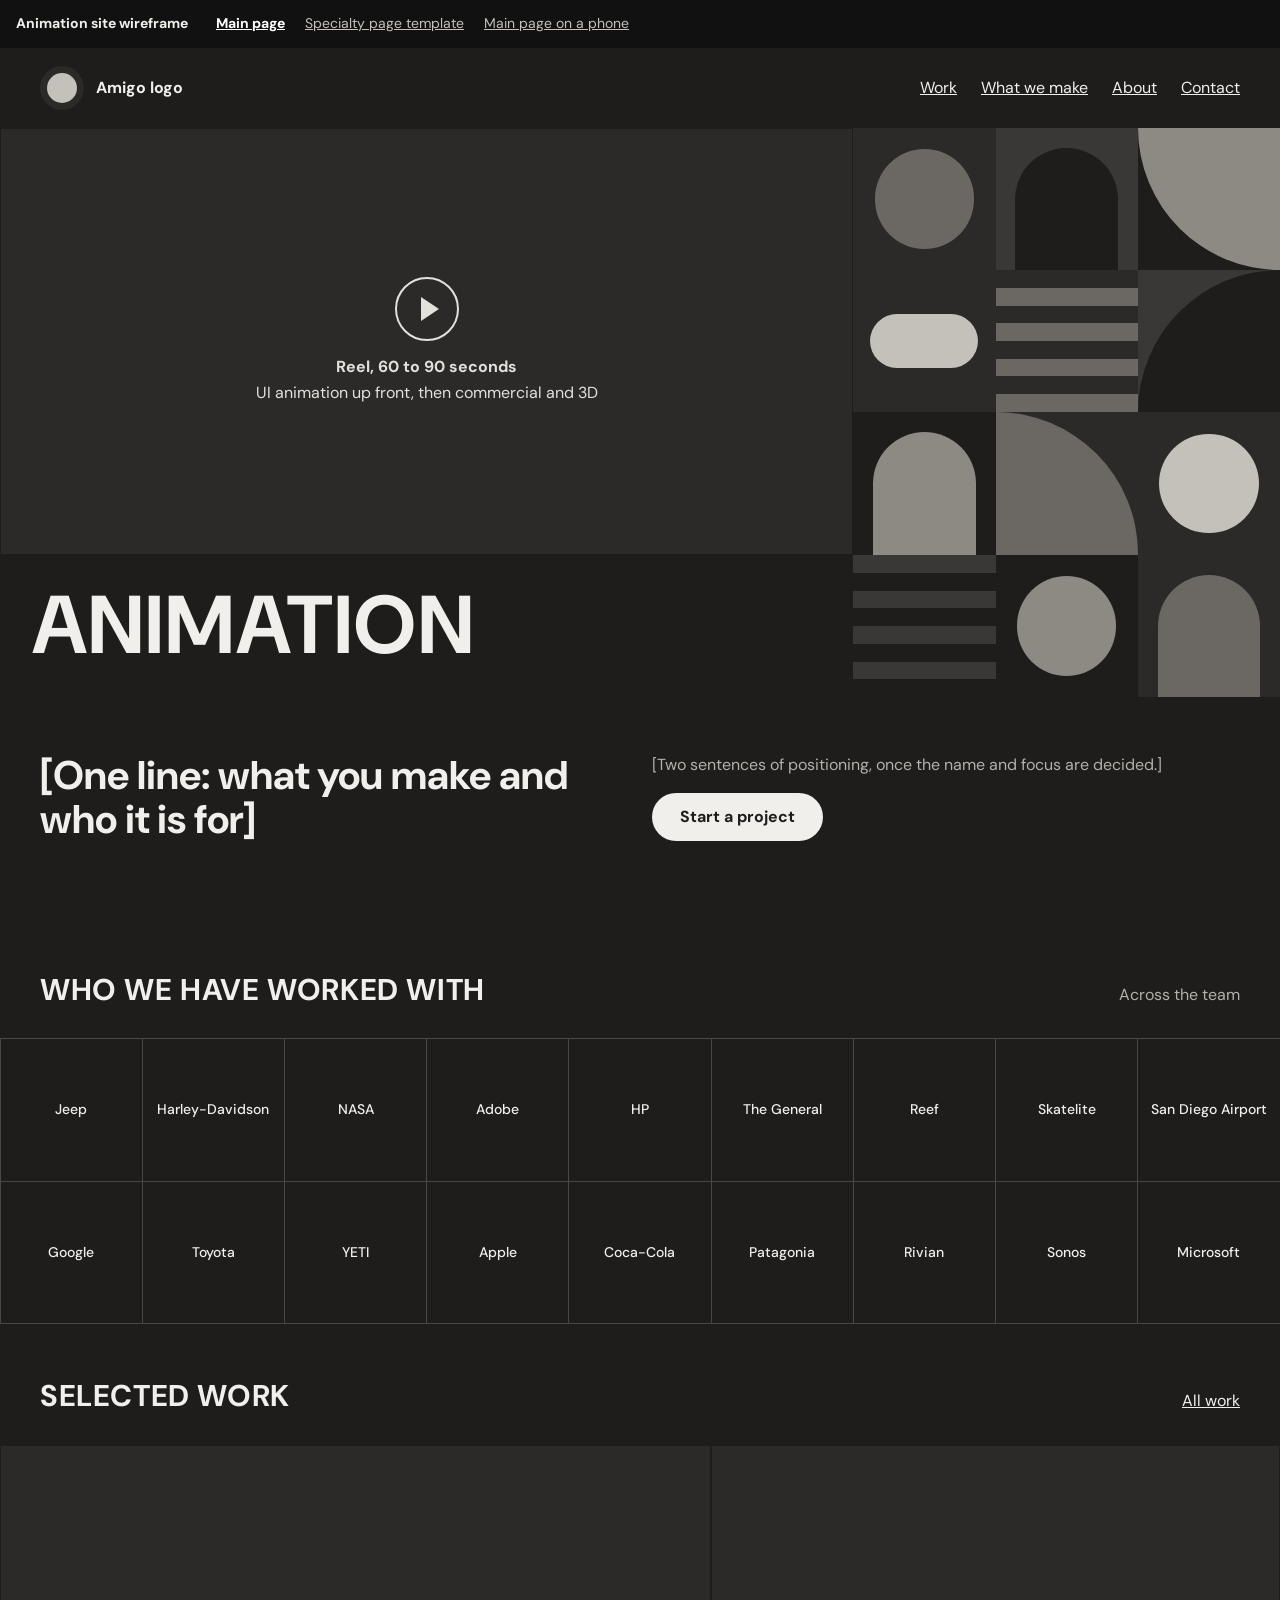
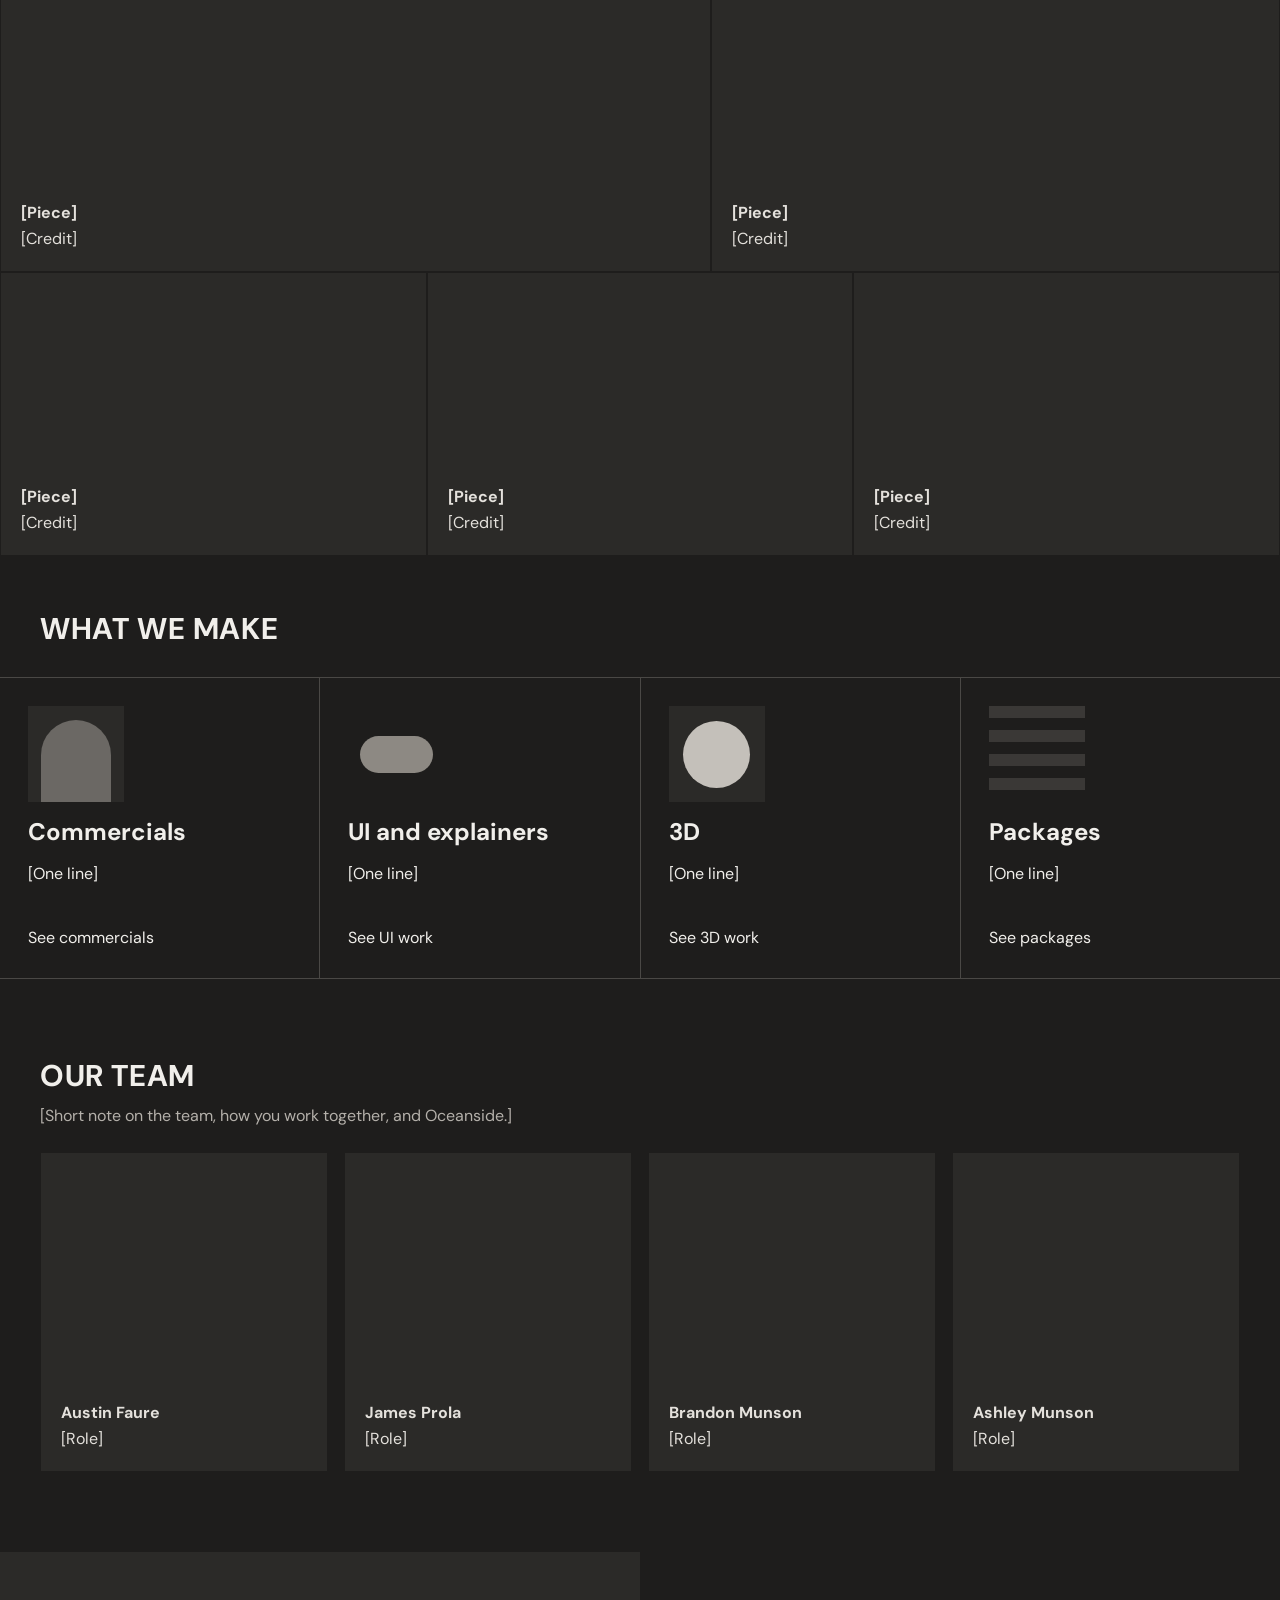
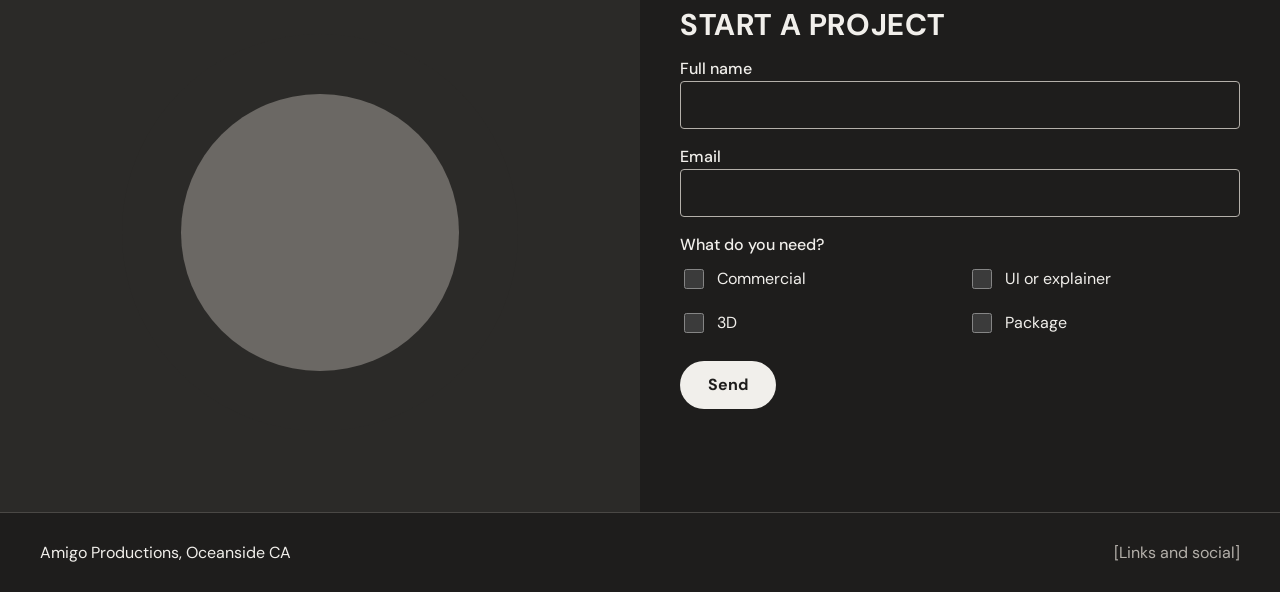
<file: index.html>
<!doctype html>
<html lang="en">
<head>
<meta charset="utf-8">
<meta name="viewport" content="width=device-width,initial-scale=1">
<meta name="robots" content="noindex">
<title>Main page | Animation site wireframe</title>

<link rel="stylesheet" href="https://fonts.googleapis.com/css2?family=DM+Sans:wght@400;500;700&display=swap">
<style>
body{margin:0}
a{color:inherit}
.root{--bg:#FFFFFF;--ink:#26221E;--mute:#5F5A53;--line:#CFCAC3;--ph:#E6E2DC;--phink:#3A352F;--a1:#E6E2DC;--b1:#B9B3AA;--a2:#B9B3AA;--b2:#F1EEE9;--a3:#6F6A63;--b3:#E6E2DC;--a4:#F1EEE9;--b4:#6F6A63;background:var(--bg);color:var(--ink);font-family:"DM Sans",system-ui,sans-serif;font-size:16px;line-height:1.5}
.root.color{--bg:#F3E9DA;--ink:#291F18;--mute:#5C4A3C;--line:#BFAE98;--ph:#291F18;--phink:#F3E9DA;--a1:#BA6441;--b1:#F3E9DA;--a2:#291F18;--b2:#BA6441;--a3:#F3E9DA;--b3:#291F18;--a4:#BB6C2A;--b4:#291F18}
.g9{display:grid;grid-template-columns:repeat(9,minmax(0,1fr));grid-auto-rows:calc(100vw / 9)}
.t{position:relative;overflow:hidden}.t::before{content:"";position:absolute}
.p1{background:var(--a1);--s:var(--b1)}.p2{background:var(--a2);--s:var(--b2)}.p3{background:var(--a3);--s:var(--b3)}.p4{background:var(--a4);--s:var(--b4)}
.disc::before{inset:15%;border-radius:50%;background:var(--s)}
.arch::before{left:14%;right:14%;top:14%;bottom:0;border-radius:999px 999px 0 0;background:var(--s)}
.cap::before{left:12%;right:12%;top:31%;bottom:31%;border-radius:999px;background:var(--s)}
.q1::before{inset:0;border-radius:0 0 100% 0;background:var(--s)}
.q2::before{inset:0;border-radius:0 0 0 100%;background:var(--s)}
.q3::before{inset:0;border-radius:100% 0 0 0;background:var(--s)}
.q4::before{inset:0;border-radius:0 100% 0 0;background:var(--s)}
.stri::before{inset:0;background:repeating-linear-gradient(0deg,var(--s) 0 12.5%,transparent 12.5% 25%)}
.ph{background:var(--ph);color:var(--phink);display:flex;flex-direction:column;justify-content:flex-end;gap:2px;padding:20px;box-sizing:border-box;min-width:0;border:1px solid var(--bg)}
.reel{grid-column:span 6;grid-row:span 3;justify-content:center;align-items:center;text-align:center}
.title{grid-column:span 6;background:var(--a3);color:var(--b3);display:flex;align-items:center;padding:0 32px;box-sizing:border-box;font-weight:700;font-size:clamp(34px,6.4vw,92px);letter-spacing:.02em;line-height:1}
.s5{grid-column:span 5;grid-row:span 3}.s4{grid-column:span 4;grid-row:span 3}.s3{grid-column:span 3;grid-row:span 2}
.logo{display:flex;align-items:center;justify-content:center;text-align:center;font-weight:500;font-size:14px;padding:8px;box-sizing:border-box;border:1px solid var(--line);margin:-.5px;color:var(--ink)}
.sec{padding:56px 40px 32px;display:flex;justify-content:space-between;gap:24px;flex-wrap:wrap;align-items:baseline}
h2{font-size:30px;line-height:1.1;margin:0;font-weight:700;text-transform:uppercase;letter-spacing:.02em}
.doors{display:grid;grid-template-columns:repeat(4,minmax(0,1fr));gap:1px;background:var(--line);border-block:1px solid var(--line)}
.door{background:var(--bg);padding:28px;display:flex;flex-direction:column;gap:12px;text-decoration:none;min-height:300px;box-sizing:border-box;min-width:0}
.door:hover{background:var(--ph);color:var(--phink)}
.two{display:grid;grid-template-columns:repeat(2,minmax(0,1fr))}
.team{display:grid;grid-template-columns:repeat(4,minmax(0,1fr));gap:16px}
input[type=text],input[type=email]{width:100%;box-sizing:border-box;min-height:48px;padding:0 14px;border:1px solid var(--mute);background:transparent;color:var(--ink);font:inherit;border-radius:4px}
.btn{min-height:48px;padding:0 28px;border:0;border-radius:99px;background:var(--a3);color:var(--b3);font:inherit;font-weight:700;cursor:pointer;align-self:flex-start}
.check{display:flex;align-items:center;gap:10px;min-height:44px}
.check input{width:20px;height:20px}
.root.dark{--bg:#1E1D1C;--ink:#F1EFEB;--mute:#B4B0AA;--line:#4A4845;--ph:#2B2A28;--phink:#E4E1DC;--a1:#2B2A28;--b1:#6B6864;--a2:#1E1D1C;--b2:#8D8983;--a3:#F1EFEB;--b3:#1E1D1C;--a4:#3A3836;--b4:#1E1D1C;color-scheme:dark}
.root.dark .p3{background:#2B2A28;--s:#C4C0BA}.root.dark .title{background:#1E1D1C;color:#F1EFEB}.root.dark.hov a.ph:hover{background:#BA6441;color:#F3E9DA}
.root.hov .t,.root.hov a.ph,.root.hov .door,.root.hov .logo{transition:background-color .16s,color .16s}
.root.hov .t.p1:hover{background:#BA6441;--s:#F3E9DA}.root.hov .t.p2:hover{background:#291F18;--s:#BA6441}.root.hov .t.p3:hover{background:#F3E9DA;--s:#291F18}.root.hov .t.p4:hover{background:#BB6C2A;--s:#291F18}
.root.hov a.ph:hover{background:#291F18;color:#F3E9DA}
.root.hov .logo:hover{background:#BA6441;color:#F3E9DA}
.root.hov .door:hover{background:#BA6441;color:#F3E9DA}.root.hov .door:hover .t{background:#291F18;--s:#F3E9DA}
@media(max-width:720px){
.g9{grid-template-columns:repeat(4,minmax(0,1fr));grid-auto-rows:calc(100vw / 4)}
.reel,.title,.s5,.s4,.s3{grid-column:span 4}.reel,.s5,.s4,.s3{grid-row:span 2}
.team{grid-template-columns:repeat(2,minmax(0,1fr))}
.doors,.two{grid-template-columns:minmax(0,1fr)}.door{min-height:0}.sec{padding:40px 16px 20px}.pad{padding-left:16px!important;padding-right:16px!important}
.title{padding:0 16px}
section[aria-label=Reel]>.t:nth-child(10),section[aria-label=Reel]>.t:nth-child(n+12){display:none}
}
</style>

<style>
html{background:#111}
.review{display:flex;flex-wrap:wrap;gap:6px 20px;align-items:center;padding:10px 16px;background:#111;color:#F1EFEB;font:14px/1.4 "DM Sans",system-ui,sans-serif}
.review strong{margin-right:8px}.review a{color:#C4C0BA;min-height:28px;display:inline-flex;align-items:center}.review a[aria-current]{color:#fff;font-weight:700}
</style>
</head>
<body>
<nav class="review" aria-label="Wireframe pages"><strong>Animation site wireframe</strong><a href="index.html" aria-current=page>Main page</a><a href="specialty.html">Specialty page template</a><a href="phone.html">Main page on a phone</a></nav>

<div class="root dark hov">
  <header class="pad" style="display: flex; justify-content: space-between; align-items: center; gap: 24px; min-height: 80px; padding: 0 40px; flex-wrap: wrap">
    <a href="#top" aria-label="Amigo home" style="display: flex; align-items: center; gap: 12px; text-decoration: none; font-weight: 700">
      <span class="t p3 disc" style="width: 44px; height: 44px; border-radius: 50%; display: block"></span>Amigo logo
    </a>
    <nav aria-label="Main" style="display: flex; gap: 24px; flex-wrap: wrap">
      <a href="#work">Work</a><a href="#doors">What we make</a><a href="#about">About</a><a href="#start">Contact</a>
    </nav>
  </header>

  <section class="g9" aria-label="Reel">
    <div class="ph reel">
      <svg width="64" height="64" viewBox="0 0 64 64" aria-hidden="true"><circle cx="32" cy="32" r="31" fill="none" stroke="currentColor" stroke-width="2"></circle><path d="M26 20l18 12-18 12z" fill="currentColor"></path></svg>
      <strong style="margin-top: 12px">Reel, 60 to 90 seconds</strong>
      <span>UI animation up front, then commercial and 3D</span>
    </div>
    <div class="t p1 disc"></div><div class="t p4 arch"></div><div class="t p2 q2"></div><div class="t p3 cap"></div><div class="t p1 stri"></div><div class="t p4 q3"></div><div class="t p2 arch"></div><div class="t p1 q4"></div><div class="t p3 disc"></div>
    <div class="title">ANIMATION</div>
    <div class="t p4 stri"></div><div class="t p2 disc"></div><div class="t p1 arch"></div>
  </section>

  <section class="pad two" style="padding: 56px 40px; gap: 24px; min-height: 108px">
    <h1 style="margin: 0; font-size: 40px; line-height: 1.1; font-weight: 700">[One line: what you make and who it is for]</h1>
    <div style="display: flex; flex-direction: column; gap: 16px; align-items: flex-start"><p style="margin: 0; color: var(--mute); max-width: 56ch">[Two sentences of positioning, once the name and focus are decided.]</p><a class="btn" href="#start" style="display: flex; align-items: center; text-decoration: none">Start a project</a></div>
  </section>

  <section aria-labelledby="c-h">
    <div class="sec"><h2 id="c-h">Who we have worked with</h2><span style="color: var(--mute)">Across the team</span></div>
    <div class="g9"><div class="logo">Jeep</div><div class="logo">Harley-Davidson</div><div class="logo">NASA</div><div class="logo">Adobe</div><div class="logo">HP</div><div class="logo">The General</div><div class="logo">Reef</div><div class="logo">Skatelite</div><div class="logo">San Diego Airport</div><div class="logo">Google</div><div class="logo">Toyota</div><div class="logo">YETI</div><div class="logo">Apple</div><div class="logo">Coca-Cola</div><div class="logo">Patagonia</div><div class="logo">Rivian</div><div class="logo">Sonos</div><div class="logo">Microsoft</div></div>
  </section>

  <section id="work" aria-labelledby="w-h">
    <div class="sec"><h2 id="w-h">Selected work</h2><a href="#work">All work</a></div>
    <div class="g9">
      <a class="ph s5" href="#work" style="text-decoration: none"><strong>[Piece]</strong><span>[Credit]</span></a>
      <a class="ph s4" href="#work" style="text-decoration: none"><strong>[Piece]</strong><span>[Credit]</span></a>
      <a class="ph s3" href="#work" style="text-decoration: none"><strong>[Piece]</strong><span>[Credit]</span></a>
      <a class="ph s3" href="#work" style="text-decoration: none"><strong>[Piece]</strong><span>[Credit]</span></a>
      <a class="ph s3" href="#work" style="text-decoration: none"><strong>[Piece]</strong><span>[Credit]</span></a>
    </div>
  </section>

  <section id="doors" aria-labelledby="d-h">
    <div class="sec"><h2 id="d-h">What we make</h2></div>
    <div class="doors">
      <a class="door" href="specialty.html"><span class="t p1 arch" style="display: block; width: 96px; height: 96px"></span><strong style="font-size: 24px">Commercials</strong><span>[One line]</span><span style="margin-top: auto">See commercials</span></a>
      <a class="door" href="specialty.html"><span class="t p2 cap" style="display: block; width: 96px; height: 96px"></span><strong style="font-size: 24px">UI and explainers</strong><span>[One line]</span><span style="margin-top: auto">See UI work</span></a>
      <a class="door" href="specialty.html"><span class="t p3 disc" style="display: block; width: 96px; height: 96px"></span><strong style="font-size: 24px">3D</strong><span>[One line]</span><span style="margin-top: auto">See 3D work</span></a>
      <a class="door" href="specialty.html"><span class="t p4 stri" style="display: block; width: 96px; height: 96px"></span><strong style="font-size: 24px">Packages</strong><span>[One line]</span><span style="margin-top: auto">See packages</span></a>
    </div>
  </section>

  <section id="about" class="pad" style="padding: 80px 40px; display: flex; flex-direction: column; gap: 24px" aria-labelledby="a-h">
    <div><h2 id="a-h">Our team</h2><p style="color: var(--mute); max-width: 60ch; margin: 12px 0 0">[Short note on the team, how you work together, and Oceanside.]</p></div>
    <div class="team">
      <div class="ph" style="min-height: 320px"><strong>Austin Faure</strong><span>[Role]</span></div>
      <div class="ph" style="min-height: 320px"><strong>James Prola</strong><span>[Role]</span></div>
      <div class="ph" style="min-height: 320px"><strong>Brandon Munson</strong><span>[Role]</span></div>
      <div class="ph" style="min-height: 320px"><strong>Ashley Munson</strong><span>[Role]</span></div>
    </div>
  </section>

  <section id="start" class="two" aria-labelledby="s-h">
    <div class="t p3" style="min-height: 560px; display: flex; align-items: center; justify-content: center"><span class="t p1 disc" style="display: block; width: 62%; aspect-ratio: 1; border-radius: 50%"></span></div>
    <form class="pad" style="padding: 56px 40px; display: flex; flex-direction: column; gap: 16px; box-sizing: border-box">
      <h2 id="s-h">Start a project</h2>
      <div><label for="fn" style="font-weight: 500">Full name</label><input id="fn" type="text"></div>
      <div><label for="em" style="font-weight: 500">Email</label><input id="em" type="email"></div>
      <fieldset style="border: 0; padding: 0; margin: 0"><legend style="font-weight: 500; padding: 0">What do you need?</legend>
        <div class="two" style="column-gap: 16px">
          <label class="check" for="n1"><input id="n1" type="checkbox">Commercial</label>
          <label class="check" for="n2"><input id="n2" type="checkbox">UI or explainer</label>
          <label class="check" for="n3"><input id="n3" type="checkbox">3D</label>
          <label class="check" for="n4"><input id="n4" type="checkbox">Package</label>
        </div>
      </fieldset>
      <button class="btn" type="button">Send</button>
    </form>
  </section>

  <footer class="pad" style="min-height: 80px; padding: 16px 40px; box-sizing: border-box; display: flex; justify-content: space-between; align-items: center; gap: 16px; flex-wrap: wrap; border-top: 1px solid var(--line)"><span>Amigo Productions, Oceanside CA</span><span style="color: var(--mute)">[Links and social]</span></footer>
</div>

</body>
</html>
</file>
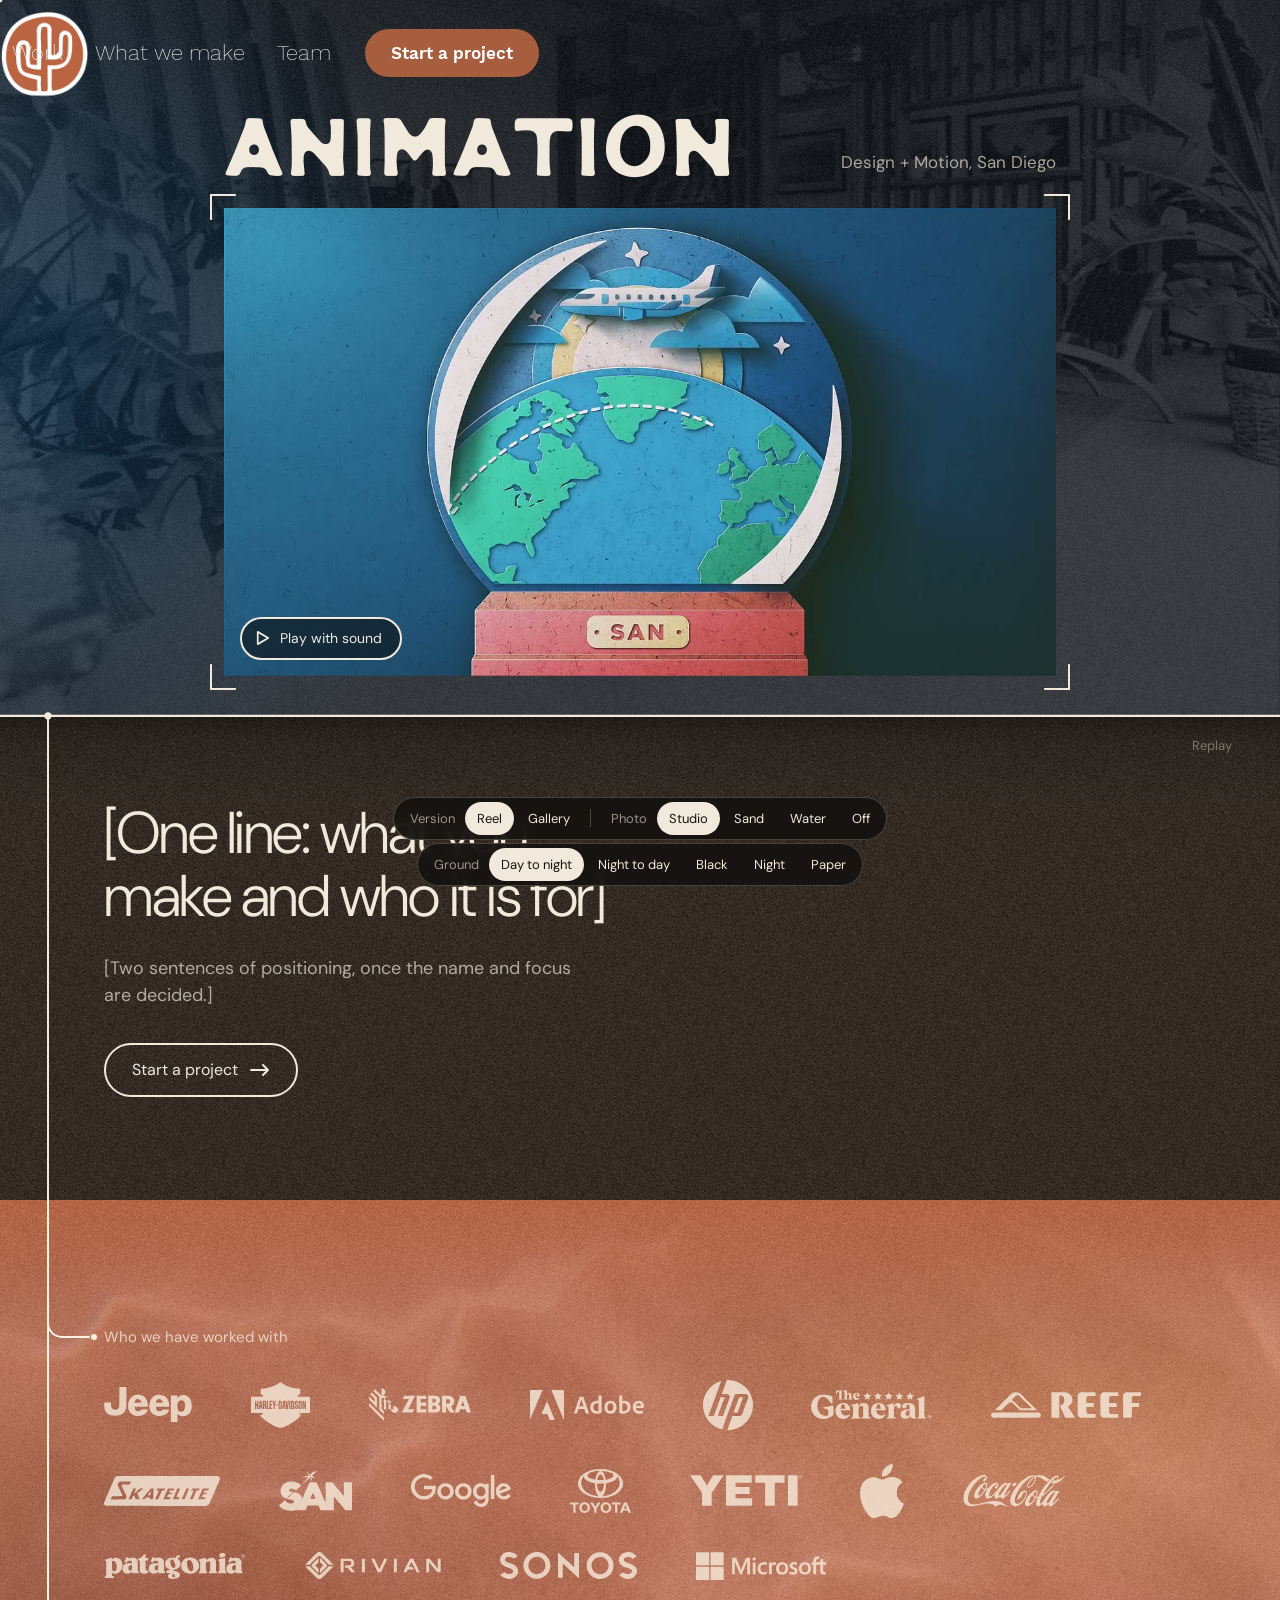
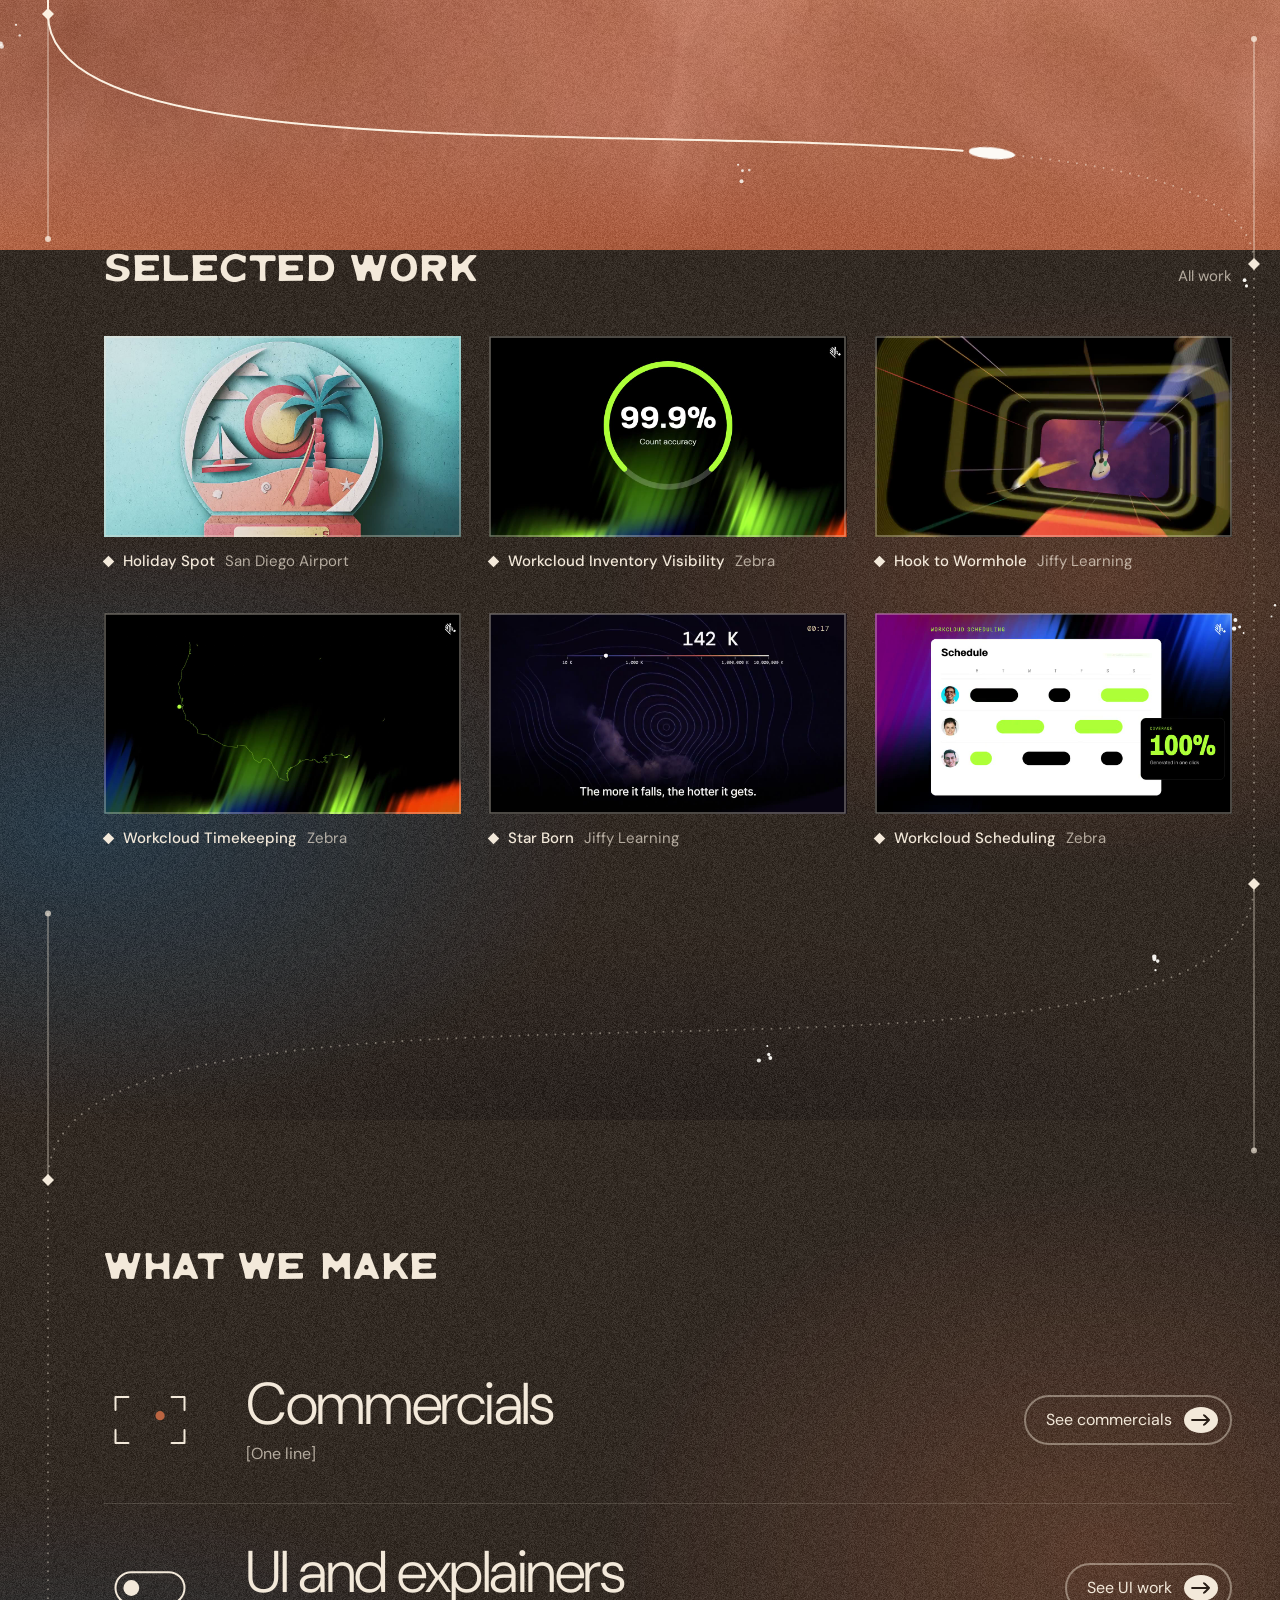
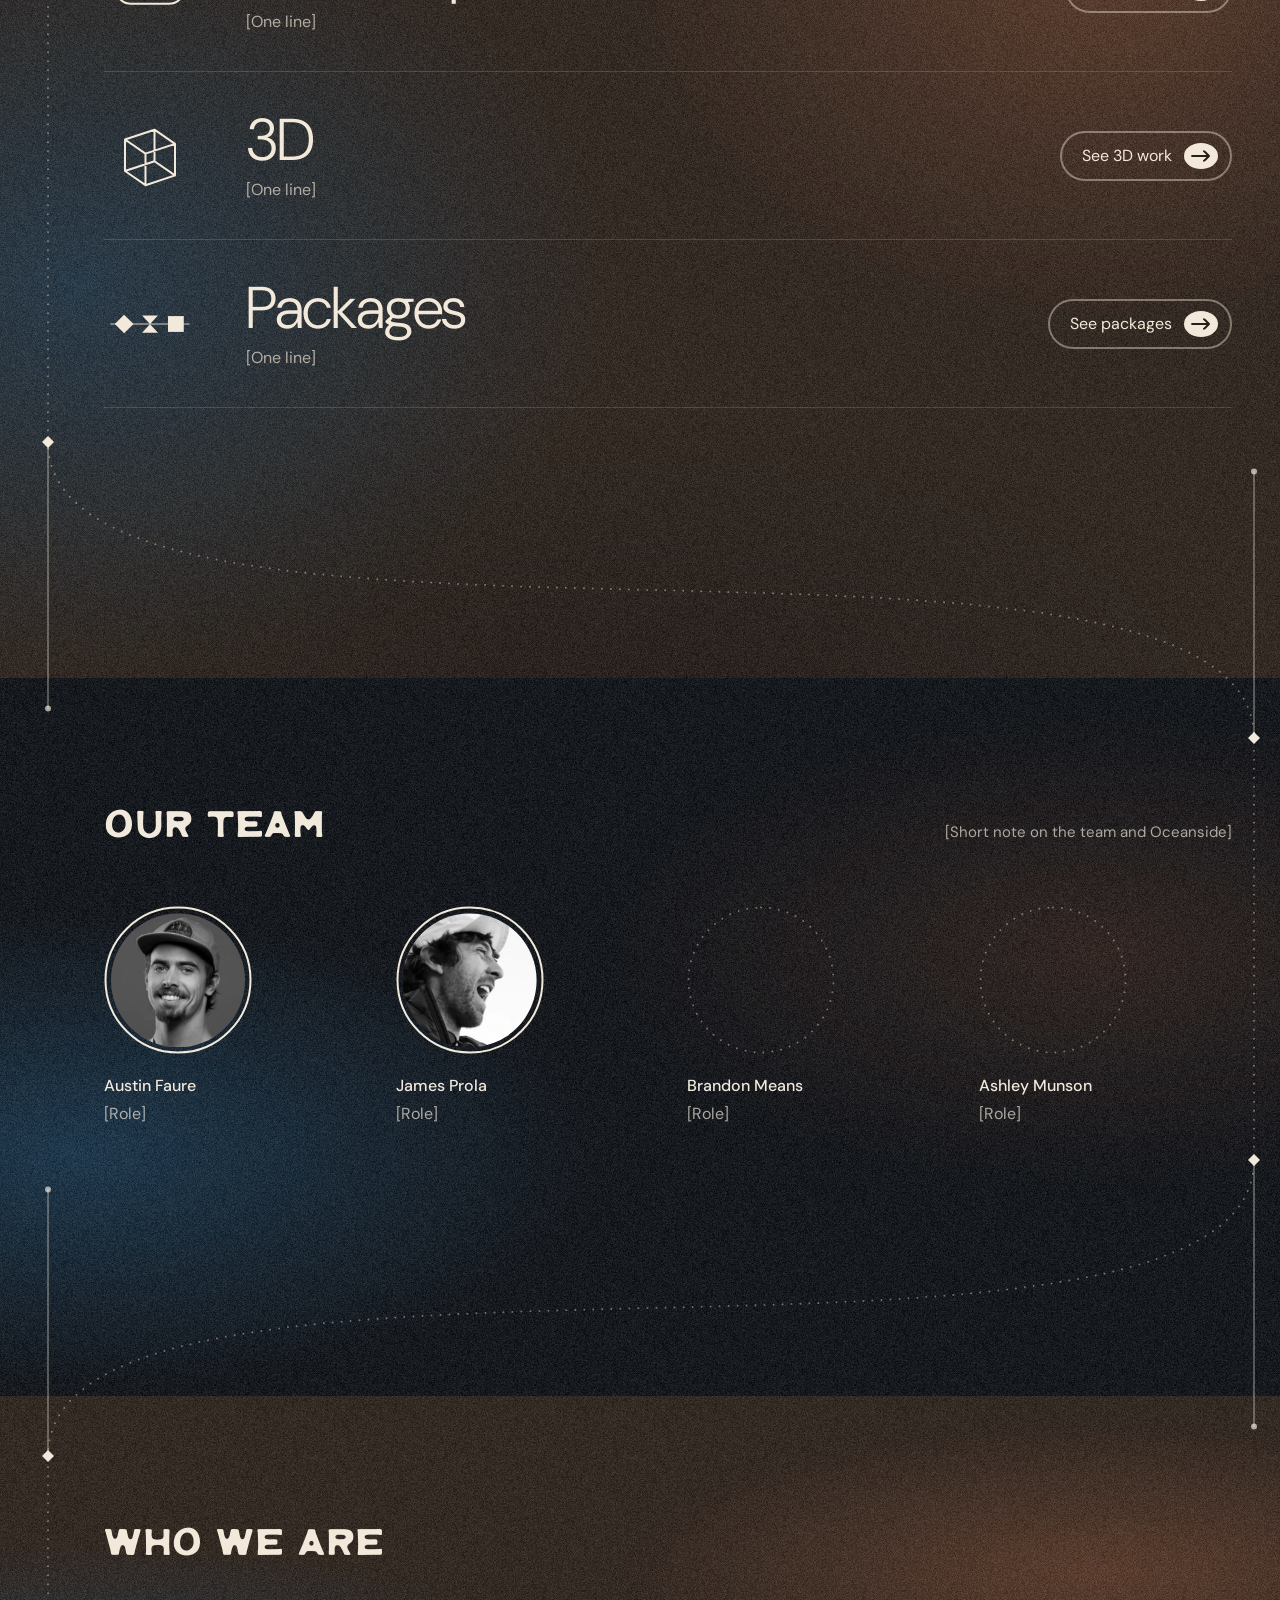
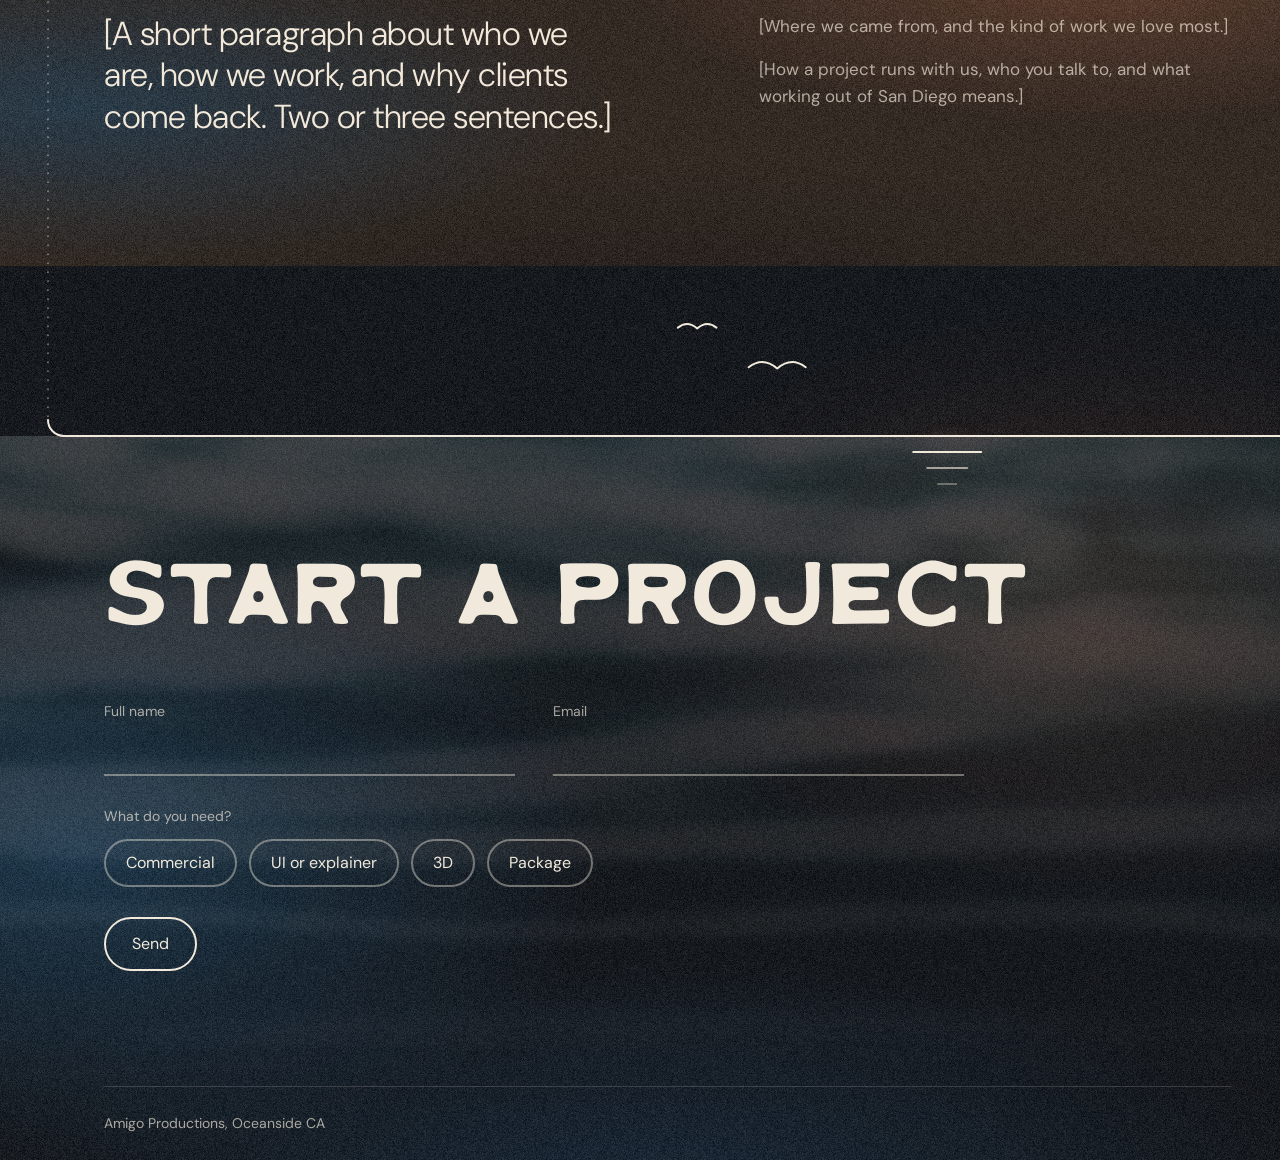
<file: b/index.html>
<!doctype html>
<html lang="en">
<head>
<meta charset="utf-8">
<meta name="robots" content="noindex, nofollow">
<meta name="viewport" content="width=device-width,initial-scale=1,viewport-fit=cover">
<meta property="og:title" content="Amigo Animation">
<meta property="og:image" content="https://amigostudios.github.io/amigo-animation-wireframes/b/assets/og.jpg">
<meta property="og:image:width" content="1200">
<meta property="og:image:height" content="630">
<meta name="twitter:card" content="summary_large_image">
<!--A-->
<title>Amigo Animation B</title>
<meta name="claude:viewport-fit-sides" content="cover">
<link rel="stylesheet" href="https://fonts.googleapis.com/css2?family=DM+Sans:opsz,wght@9..40,300;9..40,400;9..40,500&display=swap">
<link rel="stylesheet" href="line.css?v=1795800866">
<style>:root{color-scheme:dark}body{background:#0B0A0A;color:#F0E9DC}</style>
<!--/A-->
</head>
<body>
<!--B-->
<div class="page">
<header class="hero" data-g="black" data-g2="black">
  <div class="bar inner"><a class="name" href="index.html">Amigo Animation</a><nav aria-label="Sections"><a href="#work">Work</a><a href="#doors">What we make</a><a href="#about">Team</a><a class="go" href="#start">Start a project</a></nav></div>
  <div class="wall" aria-hidden="true"></div>
  <div id="stage"><h1 class="sr">Animation</h1><svg class="art" role="img" aria-label="One line comes in along the ground, the word Motion stands up on it, and the line climbs and branches into a palm with a single light at its tip"></svg><div class="light"></div><div class="reel" data-in role="button" tabindex="0" aria-label="Play the reel with sound"><video src="assets/clips/reel.mp4" poster="assets/clips/reel.jpg" muted loop playsinline autoplay preload="metadata"></video><span class="vf"><i></i><i></i><i></i><i></i></span><span class="playbtn"><svg width="14" height="16" viewBox="0 0 16 18" aria-hidden="true"><path d="M2 2l12 7-12 7z" fill="none" stroke="currentColor" stroke-width="2" stroke-linejoin="round"/></svg>Play with sound</span></div><span class="script" aria-hidden="true" hidden>Motion</span><p class="sub">Design + Motion, San Diego</p><button class="replay" type="button">Replay</button></div>
  <div class="inner hsay" id="say"><div class="col say">
  <div><h2>[One line: what you make and who it is for]</h2><p>[Two sentences of positioning, once the name and focus are decided.]</p><a class="btn" href="#start">Start a project <svg width="20" height="12" viewBox="0 0 20 12" aria-hidden="true"><path d="M1 6h17M13 1l5 5-5 5" fill="none" stroke="currentColor" stroke-width="2" stroke-linecap="round" stroke-linejoin="round"/></svg></a></div>
  </div></div>
</header>
<main>
<section data-g="night" data-g2="terra"><div class="inner sec"><div class="col"><h2 class="hd lbl">Who we have worked with</h2><div class="clients" id="clients"></div></div></div></section>
<section data-g="night" data-g2="night" data-side="r" id="work"><div class="inner sec tight"><div class="col"><h2 class="hd">Selected work<a class="txt" href="#work">All work</a></h2>
  <div class="work" data-work="airport:w4,zebra_inventory:w4,jiffy_hook:w4,zebra_timekeeping:w4,jiffy_starborn:w4,zebra_scheduling:w4"></div></div></div></section>
<section data-g="terra" data-g2="night" id="doors"><div class="inner sec"><div class="col"><h2 class="hd">What we make</h2><div class="doors" data-doors="commercials,ui,3d,packages"></div></div></div></section>
<section data-g="tan" data-g2="black" data-side="r" id="about"><div class="inner sec"><div class="col"><h2 class="hd">Our team<small>[Short note on the team and Oceanside]</small></h2>
  <div class="team">
    <div class="who" data-in><span class="ring"><span class="face"><img src="assets/team/austin_sq.jpg" alt="Austin Faure" width="360" height="360" decoding="async"></span><svg aria-hidden="true"><circle class="s ln" pathLength="1" style="--t:1.3s"/></svg></span><strong>Austin Faure</strong><span>[Role]</span></div>
    <div class="who" data-in><span class="ring"><span class="face"><img src="assets/team/james_sq.jpg" alt="James Prola" width="360" height="360" decoding="async"></span><svg aria-hidden="true"><circle class="s ln" pathLength="1" style="--t:1.3s;--d:.12s"/></svg></span><strong>James Prola</strong><span>[Role]</span></div>
    <div class="who" data-in><span class="ring"><svg aria-hidden="true"><circle class="dots"/></svg></span><strong>Brandon Means</strong><span>[Role]</span></div>
    <div class="who" data-in><span class="ring"><svg aria-hidden="true"><circle class="dots"/></svg></span><strong>Ashley Munson</strong><span>[Role]</span></div>
  </div></div></div></section>
<section data-g="black" data-g2="night" id="who"><div class="inner sec"><div class="col"><h2 class="hd">Who we are</h2>
  <div class="story"><p class="lead">[A short paragraph about who we are, how we work, and why clients come back. Two or three sentences.]</p><div class="cols"><p>[Where we came from, and the kind of work we love most.]</p><p>[How a project runs with us, who you talk to, and what working out of San Diego means.]</p></div></div></div></div></section>
<section data-g="paper" data-g2="black" class="close" id="start"><svg class="art" id="hz" aria-hidden="true"></svg><div class="halo"></div><div class="inner"><div class="col">
  <h2>Start a project</h2>
  <form id="fm" novalidate>
    <div class="fld"><label for="fn">Full name</label><input id="fn" type="text" autocomplete="off"></div>
    <div class="fld"><label for="em">Email</label><input id="em" type="email" autocomplete="off"></div>
    <fieldset><legend>What do you need?</legend><label class="chip" for="n1"><input id="n1" type="checkbox"><span>Commercial</span></label><label class="chip" for="n2"><input id="n2" type="checkbox"><span>UI or explainer</span></label><label class="chip" for="n3"><input id="n3" type="checkbox"><span>3D</span></label><label class="chip" for="n4"><input id="n4" type="checkbox"><span>Package</span></label></fieldset>
    <button class="btn" type="submit">Send</button>
  </form>
  <div class="thanks" id="thanks" aria-live="polite" hidden><strong>Thank you</strong><p>[When to expect a reply.] This is a demo, so nothing was sent.</p></div>
  <footer><span>Amigo Productions, Oceanside CA</span><span>[Links and social]</span></footer>
</div></div></section>
</main>
</div>
<button class="optbtn" type="button" aria-expanded="false">Options</button>
<div class="grounds tops" role="group" aria-label="Hero options"><span>Version</span><button type="button" data-href="index.html">Reel</button><button type="button" data-href="gallery.html">Gallery</button><i class="sep"></i><span>Photo</span><button type="button" data-p="studio">Studio</button><button type="button" data-p="sand">Sand</button><button type="button" data-p="water">Water</button><button type="button" data-p="off">Off</button></div>
<div class="grounds" role="group" aria-label="Ground"><span>Ground</span><button type="button" data-m="dusk">Day to night</button><button type="button" data-m="journey">Night to day</button><button type="button" data-m="black">Black</button><button type="button" data-m="night">Night</button><button type="button" data-m="paper">Paper</button></div>
<script src="assets/logos.js?v=1795800866"></script>
<script src="line.js?v=1795800866"></script>
<!--/B-->
</body>
</html>
</file>
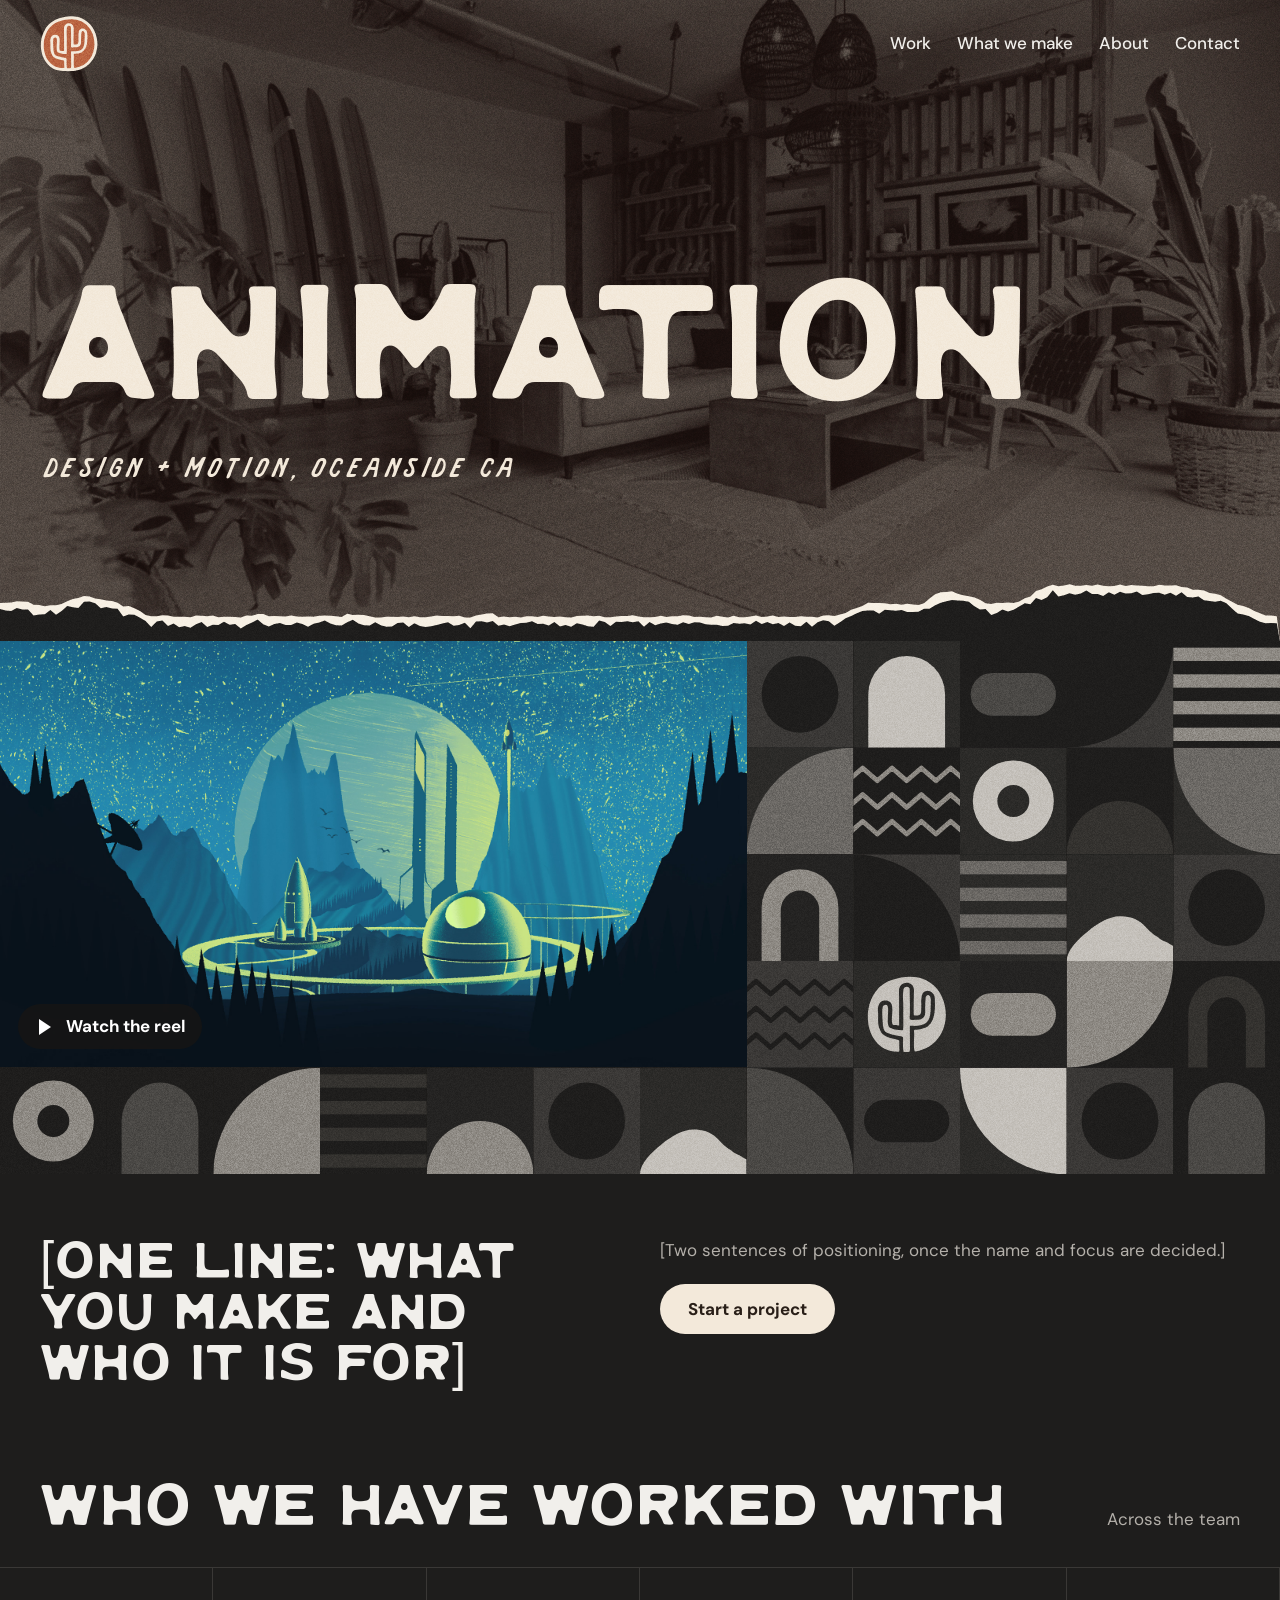
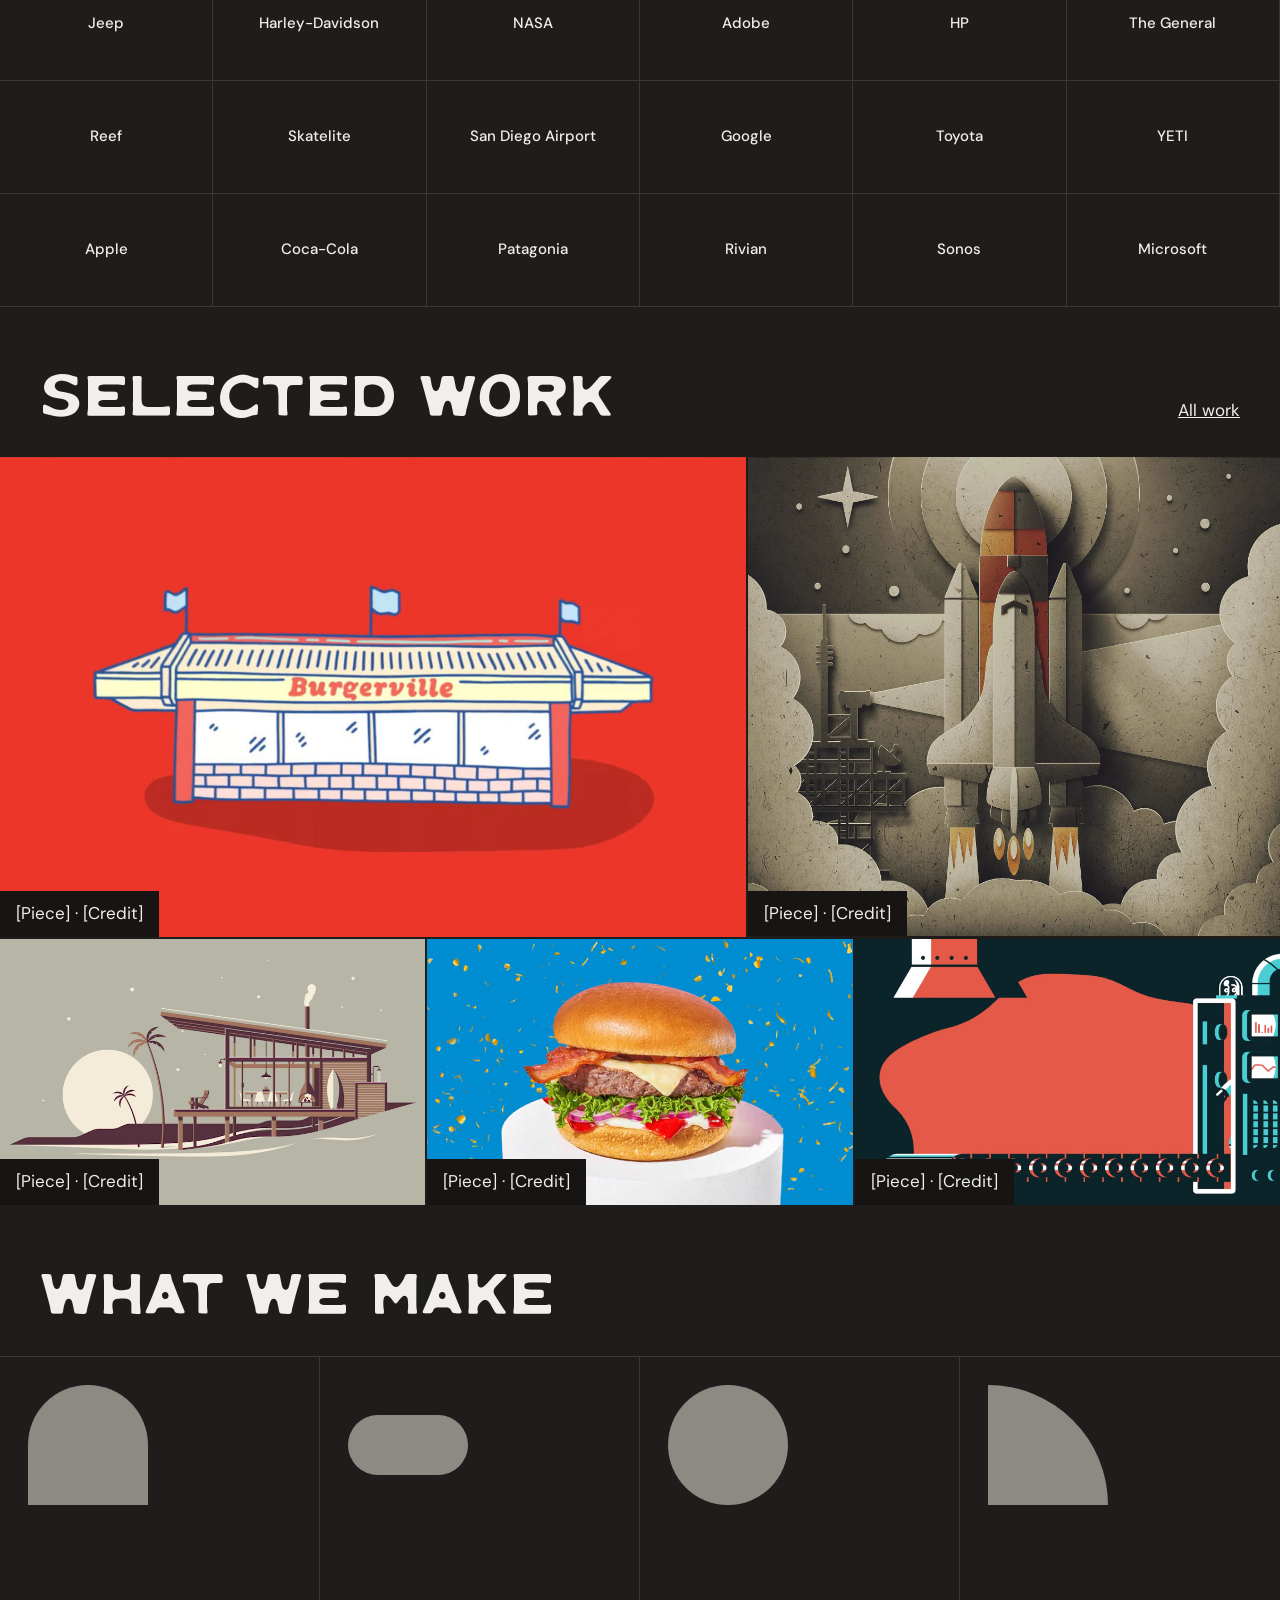
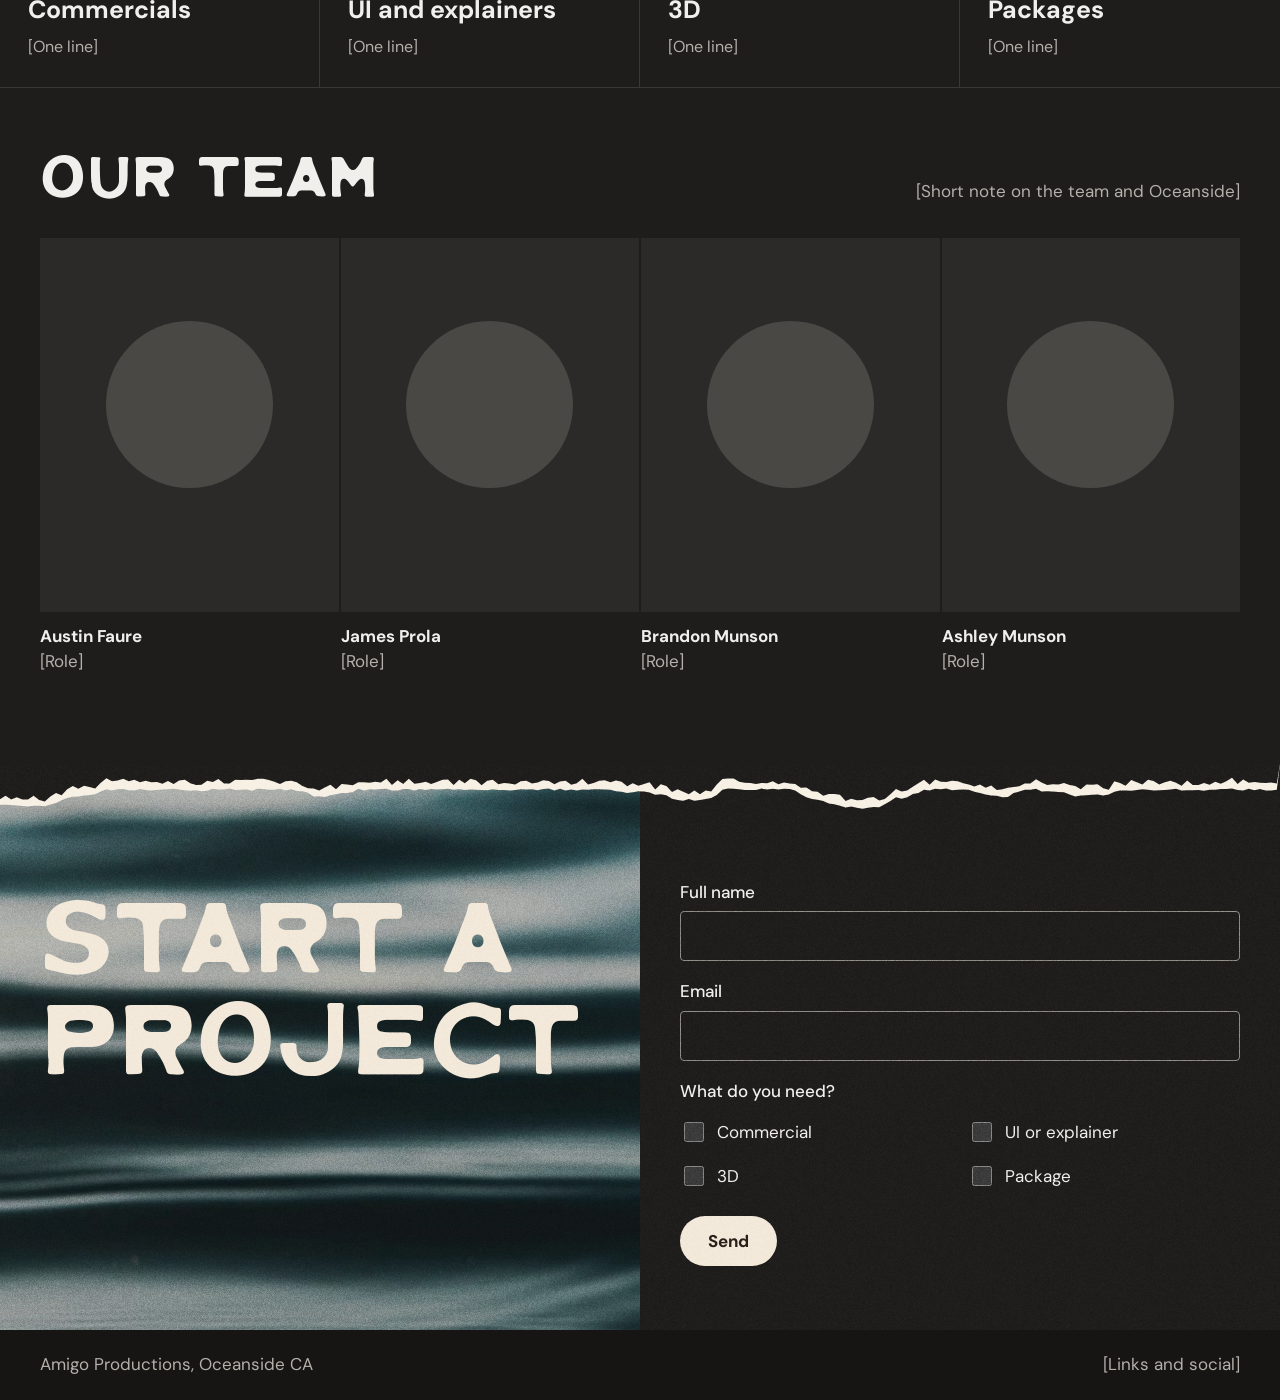
<file: page/index.html>
<!doctype html>
<html lang="en">
<head>
<meta charset="utf-8">
<meta name="viewport" content="width=device-width,initial-scale=1,viewport-fit=cover">
<meta name="robots" content="noindex">
</head>
<body>
<title>Amigo Animation Page</title>
<meta name="claude:viewport-fit-sides" content="cover">
<link rel="stylesheet" href="https://fonts.googleapis.com/css2?family=DM+Sans:wght@400;500;700&display=swap">
<style>
/* Layout: photo hero tears into a dark grey tile field; the work is the only steady color; ocean closes the page. */
@font-face{font-family:Oaxaca;src:url([data-uri]) format("woff2");font-display:swap}
@font-face{font-family:ElCamino;src:url([data-uri]) format("woff2");font-display:swap}
:root{--ground:#1E1D1C;--deep:#161514;--raise:#2B2A28;--line:#3A3836;--ink:#F1EFEB;--dim:#B4B0AA;--terra:#BA6441;--cream:#F3E9DA;--night:#291F18;--ochre:#BB6C2A;
--gut:max(16px,env(safe-area-inset-left,0px));--gutr:max(16px,env(safe-area-inset-right,0px));color-scheme:dark}
@media(min-width:800px){:root{--gut:max(40px,env(safe-area-inset-left,0px));--gutr:max(40px,env(safe-area-inset-right,0px))}}
html{scroll-behavior:smooth}
@media(prefers-reduced-motion:reduce){html{scroll-behavior:auto}}
body{margin:0;background:var(--ground);color:var(--ink);font:17px/1.5 "DM Sans",system-ui,sans-serif;overflow-x:hidden}
a{color:inherit}
h1,h2{font-family:Oaxaca,Impact,sans-serif;font-weight:400;letter-spacing:.015em;margin:0;line-height:1;text-wrap:balance}
h2{font-size:clamp(34px,4.6vw,64px)}
.pad{padding-left:var(--gut);padding-right:var(--gutr)}
button:focus-visible,a:focus-visible,input:focus-visible{outline:2px solid #EDA93A;outline-offset:2px}
/* hero */
.hero{position:relative;background:#2A2420 url(media/site_a.jpg) center 55%/cover no-repeat;isolation:isolate}
.hero::before{content:"";position:absolute;inset:0;background:rgba(36,28,22,.32);z-index:-1}
.top{display:flex;justify-content:space-between;align-items:center;gap:16px;flex-wrap:wrap;min-height:88px}
.logo{display:block;width:58px;height:56px}
nav.main{display:flex;gap:6px 26px;flex-wrap:wrap}nav.main a{text-decoration:none;min-height:44px;display:inline-flex;align-items:center;font-weight:500}nav.main a:hover{text-decoration:underline}
.lead{padding-top:clamp(70px,14vw,190px);padding-bottom:clamp(90px,12vw,170px)}
.lead h1{font-size:clamp(50px,13.2vw,210px);color:var(--cream)}
.lead p{font:400 clamp(21px,2.3vw,32px)/1.2 ElCamino,"Trebuchet MS",sans-serif;letter-spacing:.05em;text-transform:uppercase;margin:16px 0 0 4px;color:var(--cream)}
.tear{display:block;position:absolute;left:0;right:0;width:100%;height:clamp(34px,5vw,70px);pointer-events:none}
.tear.b{bottom:-1px}.tear.t{top:-1px;transform:scaleY(-1)}
/* tile field */
.field{position:relative;background:var(--ground)}
#kit{display:block;width:100%;touch-action:pan-y}
.grainy{position:absolute;inset:0;pointer-events:none;mix-blend-mode:overlay;opacity:.16}
.field{isolation:isolate}.reel{z-index:2}
.reel{position:absolute;display:flex;align-items:flex-end;justify-content:space-between;gap:12px;padding:18px;box-sizing:border-box;text-decoration:none;color:#fff;overflow:hidden;background:#000}
.reel img{position:absolute;inset:0;width:100%;height:100%;object-fit:cover;transition:transform .7s cubic-bezier(.2,.8,.2,1)}.reel:hover img{transform:scale(1.03)}
.reel span{position:relative;display:flex;align-items:center;gap:12px;font-weight:700;background:rgba(22,21,20,.82);padding:10px 16px;border-radius:99px;min-height:24px}
.reel svg{flex:none}
.say{display:grid;grid-template-columns:repeat(2,minmax(0,1fr));gap:24px 40px;padding-top:64px;padding-bottom:64px;align-items:start}
.say h2{font-size:clamp(32px,4vw,58px)}.say div{min-width:0}.say p{margin:0 0 20px;color:var(--dim);max-width:54ch}
.btn{display:inline-flex;align-items:center;justify-content:center;min-height:50px;padding:0 28px;border-radius:99px;border:0;background:var(--cream);color:var(--night);font:700 17px "DM Sans",system-ui,sans-serif;text-decoration:none;cursor:pointer;transition:background .18s,color .18s}.btn:hover{background:var(--terra);color:var(--cream)}
.head{display:flex;justify-content:space-between;align-items:baseline;gap:16px;flex-wrap:wrap;padding-top:64px;padding-bottom:28px}
.head span{color:var(--dim)}
/* clients */
.clients{display:grid;grid-template-columns:repeat(6,minmax(0,1fr));border-top:1px solid var(--line)}
.clients div{display:flex;align-items:center;justify-content:center;text-align:center;min-height:96px;padding:8px;font-weight:500;font-size:15px;border-right:1px solid var(--line);border-bottom:1px solid var(--line);transition:background .18s,color .18s;min-width:0}
.clients div:hover{background:var(--terra);color:var(--cream)}
/* work */
.work{display:grid;grid-template-columns:repeat(12,minmax(0,1fr));gap:2px}
.piece{position:relative;display:block;overflow:hidden;text-decoration:none;background:#000;aspect-ratio:16/10;min-width:0}
.piece img{width:100%;height:100%;object-fit:cover;display:block;transition:transform .7s cubic-bezier(.2,.8,.2,1)}.piece:hover img{transform:scale(1.035)}
.piece span{position:absolute;left:0;bottom:0;display:block;padding:10px 16px;background:var(--deep);transform:translateY(0);transition:background .2s}.piece:hover span{background:var(--terra);color:var(--cream)}
.p7{grid-column:span 7;aspect-ratio:14/9}.p5{grid-column:span 5;aspect-ratio:10/9}.p4{grid-column:span 4}
/* doors: shapes morph on hover */
.doors{display:grid;grid-template-columns:repeat(4,minmax(0,1fr));border-top:1px solid var(--line);border-bottom:1px solid var(--line)}
.door{display:flex;flex-direction:column;gap:10px;padding:28px;min-height:330px;box-sizing:border-box;text-decoration:none;border-right:1px solid var(--line);transition:background .22s,color .22s;min-width:0}
.door:last-child{border-right:0}
.door i{display:block;width:120px;height:120px;background:#8D8983;margin-bottom:auto;transition:border-radius .55s cubic-bezier(.3,1.7,.5,1),transform .55s cubic-bezier(.3,1.7,.5,1),background .22s}
.door strong{font-size:25px;line-height:1.15}.door small{font-size:16px;color:var(--dim);transition:color .22s}
.door:hover{background:var(--terra);color:var(--cream)}.door:hover small{color:var(--cream)}.door:hover i{background:var(--cream)}
.d1 i{border-radius:60px 60px 0 0}.d1:hover i{border-radius:60px;transform:scale(.86)}
.d2 i{border-radius:60px;height:60px;margin-top:30px}.d2:hover i{border-radius:0 0 100% 0;height:120px;margin-top:0}
.d3 i{border-radius:50%}.d3:hover i{border-radius:0 60px 60px 60px;transform:rotate(90deg)}
.d4 i{border-radius:0 100% 0 0}.d4:hover i{border-radius:60px 60px 0 0;transform:scale(.92)}
/* team */
.team{display:grid;grid-template-columns:repeat(4,minmax(0,1fr));gap:2px}
.who{min-width:0}.who i{display:block;aspect-ratio:4/5;background:var(--raise);position:relative;overflow:hidden}
.who i::after{content:"";position:absolute;left:22%;right:22%;top:22%;aspect-ratio:1;border-radius:50%;background:#4A4845;transition:background .2s,transform .55s cubic-bezier(.3,1.7,.5,1)}.who:hover i::after{background:var(--terra);transform:scale(1.14)}
.who strong{display:block;margin-top:12px}.who span{color:var(--dim)}
/* contact */
.close{position:relative;margin-top:90px;display:grid;grid-template-columns:repeat(2,minmax(0,1fr));background:#10181A url(media/ocean.jpg) center 70%/cover no-repeat;isolation:isolate}
.close::before{content:"";position:absolute;inset:0;background:rgba(16,24,26,.3);z-index:-1}
.close h2{font-size:clamp(50px,8vw,124px);color:var(--cream);padding-top:clamp(90px,10vw,150px);padding-bottom:60px}
form{background:var(--ground);display:flex;flex-direction:column;gap:18px;padding-top:clamp(90px,9vw,130px);padding-bottom:64px;min-width:0}
label{font-weight:500}.f input[type=text],.f input[type=email]{display:block;margin-top:6px;width:100%;box-sizing:border-box;min-height:50px;padding:0 14px;background:transparent;color:var(--ink);border:1px solid #8D8983;border-radius:4px;font:inherit}
fieldset{border:0;padding:0;margin:0;display:grid;grid-template-columns:repeat(2,minmax(0,1fr));gap:0 16px}legend{font-weight:500;padding:0;margin-bottom:6px}
.check{display:flex;align-items:center;gap:10px;min-height:44px;font-weight:400}.check input{width:20px;height:20px;accent-color:var(--terra)}
form .btn{align-self:flex-start}.sent{margin:0;color:var(--dim)}
footer{display:flex;justify-content:space-between;gap:12px;flex-wrap:wrap;padding-top:22px;padding-bottom:22px;background:var(--deep);color:var(--dim)}
@media(max-width:760px){
.say,.close{grid-template-columns:minmax(0,1fr)}.clients{grid-template-columns:repeat(3,minmax(0,1fr))}.doors{grid-template-columns:minmax(0,1fr)}.door{flex-direction:row;flex-wrap:wrap;align-items:center;min-height:120px;border-right:0;border-bottom:1px solid var(--line);padding:16px var(--gutr) 16px var(--gut)}.door i{width:64px;height:64px;margin:0}.door:last-child{border-bottom:0}.d2 i{height:32px;margin-top:0}.d2:hover i{height:64px}
.door strong{flex:1 1 60%}.door small{flex:1 1 100%;order:3}
.p7,.p5,.p4{grid-column:span 12;aspect-ratio:16/10}.team{grid-template-columns:repeat(2,minmax(0,1fr))}.close{margin-top:60px}.close h2{padding-bottom:50px}form{padding-top:40px}
}
</style>
<header class="hero" id="top">
  <div class="top pad">
    <a class="logo" href="#top" aria-label="Amigo home"><svg width="58" height="56" viewBox="0 0 106 101" aria-hidden="true"><path fill="#F3E9DA" d="M 104.929688 52.386719 C 105.949219 24.644531 86.003906 -0.75 57 0 C 37.886719 0.148438 15.671875 8.15625 7.105469 27.964844 C -7.171875 56.234375 6.359375 99.738281 42.167969 99.871094 L 42.183594 99.933594 C 50.785156 100.207031 61.042969 100.59375 68.25 98.625 C 84.703125 95.164062 96.996094 82.898438 102.304688 67.441406 C 103.472656 62.441406 104.78125 57.582031 104.929688 52.386719 "></path><path fill="#BA6441" d="M 48.941406 46.355469 C 49.628906 36.613281 47.664062 29.878906 49.207031 20.226562 C 49.863281 16.113281 57.125 16.105469 56.621094 21.113281 C 56.59375 29.839844 57.066406 37.328125 56.847656 45.871094 C 57 58.933594 53.65625 56.5625 67.542969 56.460938 C 71.457031 55.777344 74.859375 52.9375 74.964844 48.628906 C 75.042969 42.898438 74.960938 35.328125 75.609375 29.339844 C 78.789062 24.015625 81.609375 28.488281 81.761719 32.480469 C 81.261719 52.726562 83.546875 65.0625 58.4375 63.609375 C 56.078125 63.796875 57.183594 63.824219 56.699219 65.441406 C 56.992188 73.757812 56.816406 82.003906 56.957031 91.1875 C 56.558594 95.191406 56.683594 94.503906 53.332031 94.847656 C 52.890625 94.628906 48.910156 95.410156 49.167969 93.851562 C 46.761719 69.664062 55.144531 79.886719 32.65625 72.960938 C 32.441406 72.554688 32.507812 73.191406 32.40625 72.875 C 27.128906 71.75 25.332031 68.277344 24.753906 63.03125 C 24.632812 58.046875 22.796875 42.175781 25.214844 39.742188 C 37.367188 32.152344 24.996094 65.257812 34.707031 66.585938 C 38.179688 68.449219 42.847656 68.625 47.070312 68.832031 C 48.773438 69.097656 48.933594 68.699219 48.828125 67.246094 C 49.371094 60.644531 48.777344 53.066406 48.941406 46.355469 "></path><path fill="#BA6441" d="M 61.632812 51.039062 C 61.398438 50.71875 61.347656 50.378906 61.34375 49.929688 C 61.265625 40.59375 61.40625 30.863281 61.703125 21.214844 C 61.023438 8.894531 44.046875 10.328125 43.875 21.730469 C 44.136719 34.957031 43.890625 48.609375 44.085938 62.03125 C 44.144531 63.132812 43.984375 63.507812 42.652344 63.347656 C 40.597656 62.460938 35.671875 64.191406 35.757812 60.308594 C 33.777344 52.132812 41.011719 34.527344 28.191406 33.621094 C 20.371094 32.558594 17.707031 41.757812 19.042969 48.285156 C 19.320312 54.9375 18.171875 61.921875 21.109375 68.164062 C 23.511719 76.796875 34.410156 78.375 41.753906 80.316406 C 42.023438 80.339844 42.394531 80.582031 42.789062 80.566406 C 44.402344 80.859375 44.003906 81.421875 44.183594 82.894531 C 44.285156 86.226562 44.074219 89.316406 44.40625 93.03125 C 44.699219 94.03125 43.480469 94.570312 42.664062 94.585938 C -2.746094 93.785156 -4.453125 22.453125 34.40625 9.558594 C 107.597656 -16.574219 121.703125 85.023438 63.582031 94.214844 C 60.042969 95.007812 62.644531 73.714844 61.710938 70.765625 C 61.710938 68.949219 61.292969 68.484375 64.121094 68.3125 C 86.835938 67.953125 87.277344 48.972656 86.421875 30.933594 C 86.398438 23.449219 76.4375 18.425781 71.851562 25.410156 C 69.382812 30.800781 70.769531 38.640625 70.296875 44.492188 C 70.160156 51.699219 68.019531 51.320312 62.53125 51.277344 C 62.15625 51.273438 62.039062 51.105469 61.632812 51.039062 "></path></svg></a>
    <nav class="main" aria-label="Main"><a href="#work">Work</a><a href="#doors">What we make</a><a href="#about">About</a><a href="#start">Contact</a></nav>
  </div>
  <div class="lead pad"><h1>ANIMATION</h1><p>Design + motion, Oceanside CA</p></div>
  <svg class="tear b" data-tear="4" aria-hidden="true"></svg>
  <div class="grainy" aria-hidden="true"></div>
</header>
<main>
<section class="field" aria-label="Reel"><canvas id="kit" aria-hidden="true"></canvas><div class="grainy" aria-hidden="true"></div>
  <a class="reel" id="reel" href="#work"><img src="media/a_2.jpg" alt="Stand-in still for the reel"><span><svg width="20" height="20" viewBox="0 0 20 20" aria-hidden="true"><path fill="currentColor" d="M5 2l12 8-12 8z"></path></svg>Watch the reel</span></a>
</section>
<section class="say pad"><h2>[One line: what you make and who it is for]</h2><div><p>[Two sentences of positioning, once the name and focus are decided.]</p><a class="btn" href="#start">Start a project</a></div></section>
<section aria-labelledby="c-h"><div class="head pad" style="padding-top:24px"><h2 id="c-h">Who we have worked with</h2><span>Across the team</span></div>
  <div class="clients"><div>Jeep</div><div>Harley-Davidson</div><div>NASA</div><div>Adobe</div><div>HP</div><div>The General</div><div>Reef</div><div>Skatelite</div><div>San Diego Airport</div><div>Google</div><div>Toyota</div><div>YETI</div><div>Apple</div><div>Coca-Cola</div><div>Patagonia</div><div>Rivian</div><div>Sonos</div><div>Microsoft</div></div></section>
<section id="work" aria-labelledby="w-h"><div class="head pad"><h2 id="w-h">Selected work</h2><a href="#work">All work</a></div>
  <div class="work">
    <a class="piece p7" href="#work"><img loading="lazy" src="media/j_burgerville.jpg" alt="Stand-in work still"><span>[Piece] · [Credit]</span></a>
    <a class="piece p5" href="#work"><img loading="lazy" src="media/a_9.jpg" alt="Stand-in work still"><span>[Piece] · [Credit]</span></a>
    <a class="piece p4" href="#work"><img loading="lazy" src="media/a_7.jpg" alt="Stand-in work still"><span>[Piece] · [Credit]</span></a>
    <a class="piece p4" href="#work"><img loading="lazy" src="media/j_bigsassy.jpg" alt="Stand-in work still"><span>[Piece] · [Credit]</span></a>
    <a class="piece p4" href="#work"><img loading="lazy" src="media/a_4.jpg" alt="Stand-in work still"><span>[Piece] · [Credit]</span></a>
  </div></section>
<section id="doors" aria-labelledby="d-h"><div class="head pad"><h2 id="d-h">What we make</h2></div>
  <div class="doors">
    <a class="door d1" href="#doors"><i></i><strong>Commercials</strong><small>[One line]</small></a>
    <a class="door d2" href="#doors"><i></i><strong>UI and explainers</strong><small>[One line]</small></a>
    <a class="door d3" href="#doors"><i></i><strong>3D</strong><small>[One line]</small></a>
    <a class="door d4" href="#doors"><i></i><strong>Packages</strong><small>[One line]</small></a>
  </div></section>
<section id="about" aria-labelledby="a-h"><div class="head pad"><h2 id="a-h">Our team</h2><span>[Short note on the team and Oceanside]</span></div>
  <div class="team pad"><div class="who"><i></i><strong>Austin Faure</strong><span>[Role]</span></div><div class="who"><i></i><strong>James Prola</strong><span>[Role]</span></div><div class="who"><i></i><strong>Brandon Munson</strong><span>[Role]</span></div><div class="who"><i></i><strong>Ashley Munson</strong><span>[Role]</span></div></div></section>
<section class="close" id="start" aria-labelledby="s-h"><svg class="tear t" data-tear="9" aria-hidden="true"></svg>
  <div class="grainy" aria-hidden="true"></div>
  <div class="pad"><h2 id="s-h">START A PROJECT</h2></div>
  <form class="pad f" id="fm"><div><label for="fn">Full name</label><input id="fn" type="text" autocomplete="off"></div><div><label for="em">Email</label><input id="em" type="email" autocomplete="off"></div>
    <fieldset><legend>What do you need?</legend><label class="check" for="n1"><input id="n1" type="checkbox">Commercial</label><label class="check" for="n2"><input id="n2" type="checkbox">UI or explainer</label><label class="check" for="n3"><input id="n3" type="checkbox">3D</label><label class="check" for="n4"><input id="n4" type="checkbox">Package</label></fieldset>
    <button class="btn" type="submit">Send</button><p class="sent" id="sent" hidden>This is a prototype, so nothing was sent.</p></form>
</section>
</main>
<footer class="pad"><span>Amigo Productions, Oceanside CA</span><span>[Links and social]</span></footer>
<script>
const MARK=[new Path2D("M 48.941406 46.355469 C 49.628906 36.613281 47.664062 29.878906 49.207031 20.226562 C 49.863281 16.113281 57.125 16.105469 56.621094 21.113281 C 56.59375 29.839844 57.066406 37.328125 56.847656 45.871094 C 57 58.933594 53.65625 56.5625 67.542969 56.460938 C 71.457031 55.777344 74.859375 52.9375 74.964844 48.628906 C 75.042969 42.898438 74.960938 35.328125 75.609375 29.339844 C 78.789062 24.015625 81.609375 28.488281 81.761719 32.480469 C 81.261719 52.726562 83.546875 65.0625 58.4375 63.609375 C 56.078125 63.796875 57.183594 63.824219 56.699219 65.441406 C 56.992188 73.757812 56.816406 82.003906 56.957031 91.1875 C 56.558594 95.191406 56.683594 94.503906 53.332031 94.847656 C 52.890625 94.628906 48.910156 95.410156 49.167969 93.851562 C 46.761719 69.664062 55.144531 79.886719 32.65625 72.960938 C 32.441406 72.554688 32.507812 73.191406 32.40625 72.875 C 27.128906 71.75 25.332031 68.277344 24.753906 63.03125 C 24.632812 58.046875 22.796875 42.175781 25.214844 39.742188 C 37.367188 32.152344 24.996094 65.257812 34.707031 66.585938 C 38.179688 68.449219 42.847656 68.625 47.070312 68.832031 C 48.773438 69.097656 48.933594 68.699219 48.828125 67.246094 C 49.371094 60.644531 48.777344 53.066406 48.941406 46.355469 "),new Path2D("M 61.632812 51.039062 C 61.398438 50.71875 61.347656 50.378906 61.34375 49.929688 C 61.265625 40.59375 61.40625 30.863281 61.703125 21.214844 C 61.023438 8.894531 44.046875 10.328125 43.875 21.730469 C 44.136719 34.957031 43.890625 48.609375 44.085938 62.03125 C 44.144531 63.132812 43.984375 63.507812 42.652344 63.347656 C 40.597656 62.460938 35.671875 64.191406 35.757812 60.308594 C 33.777344 52.132812 41.011719 34.527344 28.191406 33.621094 C 20.371094 32.558594 17.707031 41.757812 19.042969 48.285156 C 19.320312 54.9375 18.171875 61.921875 21.109375 68.164062 C 23.511719 76.796875 34.410156 78.375 41.753906 80.316406 C 42.023438 80.339844 42.394531 80.582031 42.789062 80.566406 C 44.402344 80.859375 44.003906 81.421875 44.183594 82.894531 C 44.285156 86.226562 44.074219 89.316406 44.40625 93.03125 C 44.699219 94.03125 43.480469 94.570312 42.664062 94.585938 C -2.746094 93.785156 -4.453125 22.453125 34.40625 9.558594 C 107.597656 -16.574219 121.703125 85.023438 63.582031 94.214844 C 60.042969 95.007812 62.644531 73.714844 61.710938 70.765625 C 61.710938 68.949219 61.292969 68.484375 64.121094 68.3125 C 86.835938 67.953125 87.277344 48.972656 86.421875 30.933594 C 86.398438 23.449219 76.4375 18.425781 71.851562 25.410156 C 69.382812 30.800781 70.769531 38.640625 70.296875 44.492188 C 70.160156 51.699219 68.019531 51.320312 62.53125 51.277344 C 62.15625 51.273438 62.039062 51.105469 61.632812 51.039062 ")];
function rng(s){return()=>{s|=0;s=s+0x6D2B79F5|0;let t=Math.imul(s^s>>>15,1|s);t=t+Math.imul(t^t>>>7,61|t)^t;return((t^t>>>14)>>>0)/4294967296}}
// torn edges
document.querySelectorAll('.tear').forEach(sv=>{const r=rng(+sv.dataset.tear),W=1600,H=70;sv.setAttribute('viewBox',`0 0 ${W} ${H}`);sv.setAttribute('preserveAspectRatio','none');const a=[],b=[];let y=26,v=0;for(let x=0;x<=W;x+=7){v+=(r()-.5)*5;v*=.86;y=Math.max(8,Math.min(42,y+v));const n=(r()-.5)*2.4;a.push(`${x},${(y+n).toFixed(1)}`);b.push(`${x},${(y+n+5+r()*7).toFixed(1)}`)}
  const dark=sv.classList.contains('t')?'#1E1D1C':'#1E1D1C';sv.innerHTML=`<polygon fill="#F7F0E4" points="0,${H} ${a.join(' ')} ${W},${H}"></polygon><polygon fill="${dark}" points="0,${H} ${b.join(' ')} ${W},${H}"></polygon>`});
// tile field: dark grey at rest, Shape morph with neighbors, Amigo colors on touch
const DG=[['#1E1D1C','#4A4845'],['#2B2A28','#6B6864'],['#1E1D1C','#8D8983'],['#3A3836','#1E1D1C'],['#2B2A28','#C4C0BA'],['#1E1D1C','#34322F'],['#242322','#8D8983']];
const AM=[['#BA6441','#F3E9DA'],['#291F18','#BA6441'],['#F3E9DA','#291F18'],['#BB6C2A','#291F18'],['#8E4427','#F3E9DA'],['#291F18','#F3E9DA']];
const RP={disc:[.14,.14,.72,.72,.36,.36,.36,.36],arch:[.14,.14,.72,.86,.36,.36,0,0],cap:[.1,.3,.8,.4,.2,.2,.2,.2],q1:[0,0,1,1,0,0,1,0],q2:[0,0,1,1,0,0,0,1],q3:[0,0,1,1,1,0,0,0],q4:[0,0,1,1,0,1,0,0],h1:[0,.5,1,.5,.5,.5,0,0],h3:[0,0,1,.5,0,0,.5,.5]};
const ROUND=Object.keys(RP),KINDS=['disc','arch','cap','q1','stri','q3','zig','dn','h1','q2','ar','q4','stri','wave','disc','zig','mk','cap','q1','ar','dn','arch','q3','stri','h1','disc','wave','q4','cap','q2'];
const c=document.getElementById('kit'),g=c.getContext('2d'),reel=document.getElementById('reel'),still=matchMedia('(prefers-reduced-motion: reduce)').matches,touchy=matchMedia('(hover: none)').matches;
let acc=0,C=12,R=5,S=100,W=0,H=0,tiles=[],B={x:0,y:0,w:7,h:4},hoverT=null,cx=-999,cy=-999,lastDir=[1,0],px=-999,py=-999,dirty=true,now=0,last=0;
const inB=(i,j)=>i>=B.x&&i<B.x+B.w&&j>=B.y&&j<B.y+B.h;
function layout(){const w=c.parentElement.clientWidth,d=Math.min(2,devicePixelRatio||1),phone=w<760;C=phone?6:12;R=phone?6:5;B=phone?{x:0,y:0,w:6,h:4}:{x:0,y:0,w:7,h:4};S=w*d/C;W=Math.round(w*d);H=Math.round(S*R);c.width=W;c.height=H;c.style.height=(H/d)+'px';
  reel.style.left=(B.x/C*100)+'%';reel.style.top=(B.y/R*100)+'%';reel.style.width=(B.w/C*100)+'%';reel.style.height=(B.h/R*100)+'%';
  const r=rng(11),at={};let n=0;tiles=[];for(let j=0;j<R;j++)for(let i=0;i<C;i++){if(inB(i,j))continue;const kind=KINDS[n++%KINDS.length];let gp,ap,tr=0;do{gp=DG[Math.floor(r()*DG.length)]}while(tr++<30&&(at[(i-1)+','+j]?.g===gp||at[i+','+(j-1)]?.g===gp));tr=0;do{ap=AM[Math.floor(r()*AM.length)]}while(tr++<30&&(at[(i-1)+','+j]?.a===ap||at[i+','+(j-1)]?.a===ap));if(kind==='wave'){gp=['#2B2A28','#C4C0BA'];ap=['#143F4E','#F3E9DA']}const alt=ROUND[Math.floor(r()*ROUND.length)];const t={i,j,kind,alt:alt===kind?'disc':alt,g:gp,a:ap,H:0,w:0,wAt:0,dl:0,m:0,mv:0,c:0};at[i+','+j]=t;tiles.push(t)}
  hoverT=null;dirty=true}
function rr(p,x,y,s){g.beginPath();g.roundRect(x+p[0]*s,y+p[1]*s,p[2]*s,p[3]*s,[p[4]*s,p[5]*s,p[6]*s,p[7]*s])}
function shape(k,x,y,s,bg,fg,hole){g.fillStyle=bg;g.fillRect(x-.5,y-.5,s+1,s+1);g.fillStyle=fg;if(RP[k]){rr(RP[k],x,y,s);g.fill();return}
  if(k==='stri'){for(let a=0;a<4;a++)g.fillRect(x-.5,y+s*(a/4+.0625),s+1,s/8)}
  else if(k==='zig'){g.strokeStyle=fg;g.lineWidth=s*.045;g.lineJoin='round';for(let a=0;a<3;a++){g.beginPath();for(let q=0;q<=8;q++){const X=x-s*.05+s*1.1*q/8,Y=y+s*(.25+a*.25)+(q%2?-s*.06:s*.06);q?g.lineTo(X,Y):g.moveTo(X,Y)}g.stroke()}}
  else if(k==='dn'){g.beginPath();g.arc(x+s/2,y+s/2,s*.38,0,Math.PI*2);g.closePath();g.moveTo(x+s/2+s*.15,y+s/2);g.arc(x+s/2,y+s/2,s*.15,0,Math.PI*2,true);g.closePath();g.fill('evenodd')}
  else if(k==='ar'){rr(RP.arch,x,y,s);g.fill();g.fillStyle=hole||bg;g.beginPath();g.roundRect(x+s*.32,y+s*.34,s*.36,s*.67,[s*.18,s*.18,0,0]);g.fill()}
  else if(k==='mk'){const q=s*.82/104;g.save();g.translate(x+s/2,y+s/2);g.scale(q,q);g.translate(-53,-50);g.fill(MARK[0]);g.fill(MARK[1]);g.restore()}}
// wave tile: a low lump at rest that stands up and breaks on touch
const LUMP=[[0,.9,.1,.8,.2,.72],[.3,.64,.4,.58,.5,.58],[.58,.58,.66,.6,.72,.66],[.74,.68,.76,.7,.78,.72],[.8,.74,.83,.76,.86,.78],[.88,.8,.9,.81,.93,.82],[.95,.83,.98,.85,1,.86]],BREAK=[[0,.86,.08,.74,.18,.62],[.3,.46,.42,.16,.58,.14],[.76,.12,.92,.26,.93,.46],[.88,.4,.82,.34,.74,.36],[.62,.38,.5,.48,.52,.62],[.54,.76,.62,.84,.72,.84],[.82,.84,.92,.82,1,.78]];
function wave(x,y,s,m){g.beginPath();g.moveTo(x,y+s);for(let n=0;n<7;n++){const a=LUMP[n],b=BREAK[n],p=a.map((v,q)=>v+(b[q]-v)*m);g.bezierCurveTo(x+p[0]*s,y+Math.min(1,p[1])*s,x+p[2]*s,y+Math.min(1,p[3])*s,x+p[4]*s,y+Math.min(1,p[5])*s)}g.lineTo(x+s,y+s);g.closePath();g.fill()}
const hx=h=>[1,3,5].map(i=>parseInt(h.slice(i,i+2),16)),cache={};
const mix=(a,b,t)=>{if(t<=0)return a;if(t>=1)return b;const A=cache[a]||(cache[a]=hx(a)),B=cache[b]||(cache[b]=hx(b));return `rgb(${A.map((v,i)=>Math.round(v+(B[i]-v)*t)).join()})`};
const strength=d=>d===0?1:d<=1.01?.8:.55;
function hold(t,X,Y){const u=X/S,v=Y/S,p=.14;return u>=t.i-p&&u<t.i+1+p&&v>=t.j-p&&v<t.j+1+p}
function frame(time){requestAnimationFrame(frame);const b0=c.getBoundingClientRect();if(b0.bottom<0||b0.top>innerHeight){last=time;return}now=time;acc+=Math.min(100,time-last||16);last=time;
  let nt=null;if(cx>-900){if(hoverT&&hold(hoverT,cx,cy))nt=hoverT;else{const i=Math.floor(cx/S),j=Math.floor(cy/S);nt=tiles.find(q=>q.i===i&&q.j===j)||null}}
  hoverT=nt;
  for(const t of tiles){let w=0,d=0;if(nt){d=Math.hypot(t.i-nt.i,t.j-nt.j);if(d<=1.5001)w=strength(d)}
    if(w!==t.w){t.w=w;t.wAt=now+(w>0?d*55:(t.dl||0)*30);if(w>0)t.dl=d}
    if(now>=t.wAt&&t.H!==t.w){t.H=t.w;dirty=true}}
  let n=0;while(acc>=16.67&&n<5){for(const t of tiles){if(still){if(t.m!==t.H||t.c!==t.H){t.m=t.c=t.H;t.mv=0;dirty=true}continue}
      if(Math.abs(t.mv)<.0006&&Math.abs(t.H-t.m)<.0006&&Math.abs(t.H-t.c)<.002){if(t.m!==t.H||t.c!==t.H||t.mv){t.m=t.c=t.H;t.mv=0;dirty=true}continue}
      t.mv+=(t.H-t.m)*.14;t.mv*=.7;t.m+=t.mv;t.c+=(t.H-t.c)*(t.H>t.c?.22:.05);dirty=true}acc-=16.67;n++}
  if(n===5)acc=0;
  if(!dirty)return;dirty=false;
  g.fillStyle='#1E1D1C';g.fillRect(0,0,W,H);
  for(const t of tiles){const x=t.i*S,y=t.j*S,b=mix(t.g[0],t.a[0],t.c),f=mix(t.g[1],t.a[1],t.c);g.save();g.beginPath();g.rect(x,y,S,S);g.clip();g.fillStyle=b;g.fillRect(x,y,S,S);
    if(t.kind==='wave'){g.fillStyle=f;const sq=Math.max(.8,1+t.mv*.5);g.translate(x+S/2,y+S);g.scale(1/sq,sq);g.translate(-x-S/2,-y-S);wave(x,y,S,t.m)}
    else if(RP[t.kind]){const A=RP[t.kind],B=RP[t.alt==='q1'||!RP[t.alt]?'disc':t.alt],p=A.map((v,q)=>Math.max(0,v+(B[q]-v)*t.m)),sq=Math.max(.7,1+t.mv*.9);g.fillStyle=f;g.translate(x+S/2,y+S/2);g.scale(1/sq,sq);g.translate(-x-S/2,-y-S/2);rr(p,x,y,S);g.fill()}
    else{const s=1-t.mv*.8;g.translate(x+S/2,y+S/2);g.scale(s,s);g.translate(-x-S/2,-y-S/2);shape(t.kind,x,y,S,'rgba(0,0,0,0)',f,b)}
    g.restore()}}
function toP(e){const b=c.getBoundingClientRect();const X=(e.clientX-b.left)*(W/b.width),Y=(e.clientY-b.top)*(H/b.height),dx=X-px,dy=Y-py;if(Math.hypot(dx,dy)>.5&&px>-900)lastDir=[dx,dy];px=X;py=Y;cx=X;cy=Y}
c.addEventListener('pointermove',toP);c.addEventListener('pointerdown',toP);c.addEventListener('pointerleave',()=>{cx=cy=-999;px=py=-999});
// no hover on a phone, so a small cluster swaps on its own while the field is on screen
if(touchy&&!still)setInterval(()=>{const b=c.getBoundingClientRect();if(b.bottom<0||b.top>innerHeight||!tiles.length||document.hidden)return;const t=tiles[Math.floor(Math.random()*tiles.length)];lastDir=[Math.random()-.5,Math.random()-.5];cx=(t.i+.5)*S;cy=(t.j+.5)*S;px=cx;py=cy;setTimeout(()=>{cx=cy=-999},1100)},2200);
// one noise tile, made once and repeated
(()=>{const n=384,cv=document.createElement('canvas');cv.width=cv.height=n;const x=cv.getContext('2d'),im=x.createImageData(n,n),r=rng(3);for(let i=0;i<im.data.length;i+=4){const v=(r()+r())*127.5;im.data[i]=im.data[i+1]=im.data[i+2]=v;im.data[i+3]=255}x.putImageData(im,0,0);const u=cv.toDataURL(),sz=n/Math.min(2,devicePixelRatio||1);document.querySelectorAll('.grainy').forEach(e=>{e.style.backgroundImage=`url(${u})`;e.style.backgroundSize=`${sz}px`})})();
new ResizeObserver(layout).observe(c.parentElement);layout();requestAnimationFrame(frame);
document.getElementById('fm').addEventListener('submit',e=>{e.preventDefault();document.getElementById('sent').hidden=false});
</script>

</body>
</html>
</file>
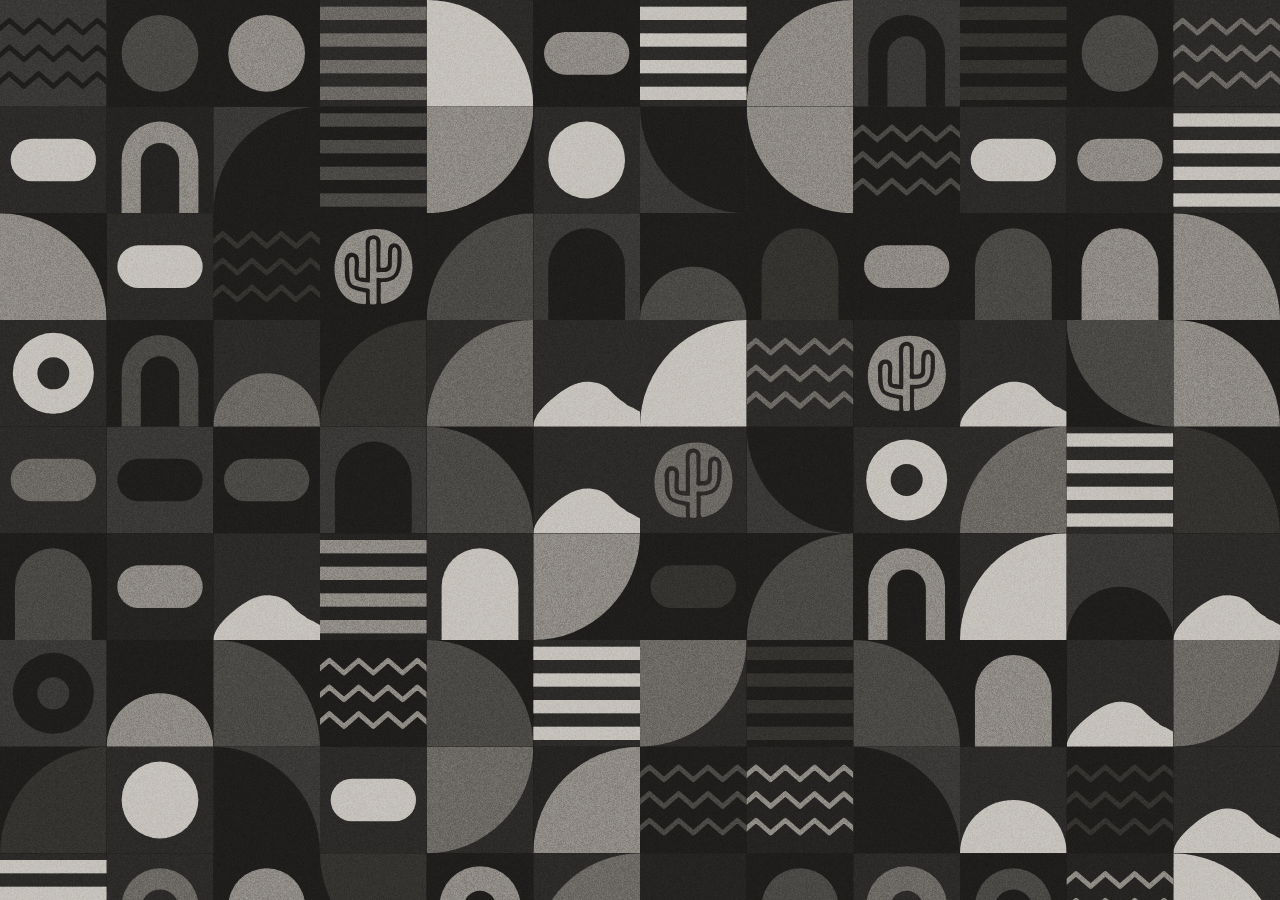
<file: tiles/index.html>
<!doctype html>
<html lang="en">
<head>
<meta charset="utf-8">
<meta name="viewport" content="width=device-width,initial-scale=1,viewport-fit=cover">
<meta name="robots" content="noindex">
<title>Tile morph</title>
<style>
html,body{margin:0;height:100%;background:#1E1D1C;overflow:hidden}
canvas{position:fixed;inset:0;width:100%;height:100%;display:block;touch-action:none}
#grain{position:fixed;inset:0;pointer-events:none;mix-blend-mode:overlay;opacity:.16}
</style>
</head>
<body>
<canvas id="c" role="img" aria-label="Interactive grid of dark grey shape tiles that morph into new shapes and Amigo colors under the cursor"></canvas>
<div id="grain" aria-hidden="true"></div>
<script>
const MARK=[new Path2D("M 48.941406 46.355469 C 49.628906 36.613281 47.664062 29.878906 49.207031 20.226562 C 49.863281 16.113281 57.125 16.105469 56.621094 21.113281 C 56.59375 29.839844 57.066406 37.328125 56.847656 45.871094 C 57 58.933594 53.65625 56.5625 67.542969 56.460938 C 71.457031 55.777344 74.859375 52.9375 74.964844 48.628906 C 75.042969 42.898438 74.960938 35.328125 75.609375 29.339844 C 78.789062 24.015625 81.609375 28.488281 81.761719 32.480469 C 81.261719 52.726562 83.546875 65.0625 58.4375 63.609375 C 56.078125 63.796875 57.183594 63.824219 56.699219 65.441406 C 56.992188 73.757812 56.816406 82.003906 56.957031 91.1875 C 56.558594 95.191406 56.683594 94.503906 53.332031 94.847656 C 52.890625 94.628906 48.910156 95.410156 49.167969 93.851562 C 46.761719 69.664062 55.144531 79.886719 32.65625 72.960938 C 32.441406 72.554688 32.507812 73.191406 32.40625 72.875 C 27.128906 71.75 25.332031 68.277344 24.753906 63.03125 C 24.632812 58.046875 22.796875 42.175781 25.214844 39.742188 C 37.367188 32.152344 24.996094 65.257812 34.707031 66.585938 C 38.179688 68.449219 42.847656 68.625 47.070312 68.832031 C 48.773438 69.097656 48.933594 68.699219 48.828125 67.246094 C 49.371094 60.644531 48.777344 53.066406 48.941406 46.355469 "),new Path2D("M 61.632812 51.039062 C 61.398438 50.71875 61.347656 50.378906 61.34375 49.929688 C 61.265625 40.59375 61.40625 30.863281 61.703125 21.214844 C 61.023438 8.894531 44.046875 10.328125 43.875 21.730469 C 44.136719 34.957031 43.890625 48.609375 44.085938 62.03125 C 44.144531 63.132812 43.984375 63.507812 42.652344 63.347656 C 40.597656 62.460938 35.671875 64.191406 35.757812 60.308594 C 33.777344 52.132812 41.011719 34.527344 28.191406 33.621094 C 20.371094 32.558594 17.707031 41.757812 19.042969 48.285156 C 19.320312 54.9375 18.171875 61.921875 21.109375 68.164062 C 23.511719 76.796875 34.410156 78.375 41.753906 80.316406 C 42.023438 80.339844 42.394531 80.582031 42.789062 80.566406 C 44.402344 80.859375 44.003906 81.421875 44.183594 82.894531 C 44.285156 86.226562 44.074219 89.316406 44.40625 93.03125 C 44.699219 94.03125 43.480469 94.570312 42.664062 94.585938 C -2.746094 93.785156 -4.453125 22.453125 34.40625 9.558594 C 107.597656 -16.574219 121.703125 85.023438 63.582031 94.214844 C 60.042969 95.007812 62.644531 73.714844 61.710938 70.765625 C 61.710938 68.949219 61.292969 68.484375 64.121094 68.3125 C 86.835938 67.953125 87.277344 48.972656 86.421875 30.933594 C 86.398438 23.449219 76.4375 18.425781 71.851562 25.410156 C 69.382812 30.800781 70.769531 38.640625 70.296875 44.492188 C 70.160156 51.699219 68.019531 51.320312 62.53125 51.277344 C 62.15625 51.273438 62.039062 51.105469 61.632812 51.039062 ")];
function rng(s){return()=>{s|=0;s=s+0x6D2B79F5|0;let t=Math.imul(s^s>>>15,1|s);t=t+Math.imul(t^t>>>7,61|t)^t;return((t^t>>>14)>>>0)/4294967296}}
const DG=[['#1E1D1C','#4A4845'],['#2B2A28','#6B6864'],['#1E1D1C','#8D8983'],['#3A3836','#1E1D1C'],['#2B2A28','#C4C0BA'],['#1E1D1C','#34322F'],['#242322','#8D8983']];
const AM=[['#BA6441','#F3E9DA'],['#291F18','#BA6441'],['#F3E9DA','#291F18'],['#BB6C2A','#291F18'],['#8E4427','#F3E9DA'],['#291F18','#F3E9DA']];
const RP={disc:[.14,.14,.72,.72,.36,.36,.36,.36],arch:[.14,.14,.72,.86,.36,.36,0,0],cap:[.1,.3,.8,.4,.2,.2,.2,.2],q1:[0,0,1,1,0,0,1,0],q2:[0,0,1,1,0,0,0,1],q3:[0,0,1,1,1,0,0,0],q4:[0,0,1,1,0,1,0,0],h1:[0,.5,1,.5,.5,.5,0,0],h3:[0,0,1,.5,0,0,.5,.5]};
const ROUND=Object.keys(RP),KINDS=['disc','arch','cap','q1','stri','q3','zig','dn','h1','q2','ar','q4','stri','wave','disc','zig','mk','cap','q1','ar','dn','arch','q3','stri','h1','disc','wave','q4','cap','q2'];
const c=document.getElementById('c'),g=c.getContext('2d'),still=matchMedia('(prefers-reduced-motion: reduce)').matches,touchy=matchMedia('(hover: none)').matches;
let acc=0,C=12,R=7,S=100,W=0,H=0,tiles=[],hoverT=null,cx=-999,cy=-999,lastDir=[1,0],px=-999,py=-999,dirty=true,now=0,last=0;
function layout(){const d=Math.min(2,devicePixelRatio||1),w=innerWidth,h=innerHeight,cell=Math.max(72,Math.min(180,w/12));W=Math.round(w*d);H=Math.round(h*d);c.width=W;c.height=H;S=cell*d;C=Math.ceil(W/S);R=Math.ceil(H/S);
  const r=rng(11),at={};let n=0;tiles=[];for(let j=0;j<R;j++)for(let i=0;i<C;i++){const kind=KINDS[Math.floor(r()*KINDS.length)];n++;let gp,ap,tr=0;do{gp=DG[Math.floor(r()*DG.length)]}while(tr++<30&&(at[(i-1)+','+j]?.g===gp||at[i+','+(j-1)]?.g===gp));tr=0;do{ap=AM[Math.floor(r()*AM.length)]}while(tr++<30&&(at[(i-1)+','+j]?.a===ap||at[i+','+(j-1)]?.a===ap));if(kind==='wave'){gp=['#2B2A28','#C4C0BA'];ap=['#143F4E','#F3E9DA']}const alt=ROUND[Math.floor(r()*ROUND.length)];const t={i,j,kind,alt:alt===kind?'disc':alt,g:gp,a:ap,H:0,w:0,wAt:0,dl:0,m:0,mv:0,c:0};at[i+','+j]=t;tiles.push(t)}
  hoverT=null;dirty=true}
function rr(p,x,y,s){g.beginPath();g.roundRect(x+p[0]*s,y+p[1]*s,p[2]*s,p[3]*s,[p[4]*s,p[5]*s,p[6]*s,p[7]*s])}
function shape(k,x,y,s,bg,fg,hole){g.fillStyle=bg;g.fillRect(x-.5,y-.5,s+1,s+1);g.fillStyle=fg;if(RP[k]){rr(RP[k],x,y,s);g.fill();return}
  if(k==='stri'){for(let a=0;a<4;a++)g.fillRect(x-.5,y+s*(a/4+.0625),s+1,s/8)}
  else if(k==='zig'){g.strokeStyle=fg;g.lineWidth=s*.045;g.lineJoin='round';for(let a=0;a<3;a++){g.beginPath();for(let q=0;q<=8;q++){const X=x-s*.05+s*1.1*q/8,Y=y+s*(.25+a*.25)+(q%2?-s*.06:s*.06);q?g.lineTo(X,Y):g.moveTo(X,Y)}g.stroke()}}
  else if(k==='dn'){g.beginPath();g.arc(x+s/2,y+s/2,s*.38,0,Math.PI*2);g.closePath();g.moveTo(x+s/2+s*.15,y+s/2);g.arc(x+s/2,y+s/2,s*.15,0,Math.PI*2,true);g.closePath();g.fill('evenodd')}
  else if(k==='ar'){rr(RP.arch,x,y,s);g.fill();g.fillStyle=hole||bg;g.beginPath();g.roundRect(x+s*.32,y+s*.34,s*.36,s*.67,[s*.18,s*.18,0,0]);g.fill()}
  else if(k==='mk'){const q=s*.82/104;g.save();g.translate(x+s/2,y+s/2);g.scale(q,q);g.translate(-53,-50);g.fill(MARK[0]);g.fill(MARK[1]);g.restore()}}
// wave tile: a low lump at rest that stands up and breaks on touch
const LUMP=[[0,.9,.1,.8,.2,.72],[.3,.64,.4,.58,.5,.58],[.58,.58,.66,.6,.72,.66],[.74,.68,.76,.7,.78,.72],[.8,.74,.83,.76,.86,.78],[.88,.8,.9,.81,.93,.82],[.95,.83,.98,.85,1,.86]],BREAK=[[0,.86,.08,.74,.18,.62],[.3,.46,.42,.16,.58,.14],[.76,.12,.92,.26,.93,.46],[.88,.4,.82,.34,.74,.36],[.62,.38,.5,.48,.52,.62],[.54,.76,.62,.84,.72,.84],[.82,.84,.92,.82,1,.78]];
function wave(x,y,s,m){g.beginPath();g.moveTo(x,y+s);for(let n=0;n<7;n++){const a=LUMP[n],b=BREAK[n],p=a.map((v,q)=>v+(b[q]-v)*m);g.bezierCurveTo(x+p[0]*s,y+Math.min(1,p[1])*s,x+p[2]*s,y+Math.min(1,p[3])*s,x+p[4]*s,y+Math.min(1,p[5])*s)}g.lineTo(x+s,y+s);g.closePath();g.fill()}
const hx=h=>[1,3,5].map(i=>parseInt(h.slice(i,i+2),16)),cache={};
const mix=(a,b,t)=>{if(t<=0)return a;if(t>=1)return b;const A=cache[a]||(cache[a]=hx(a)),B=cache[b]||(cache[b]=hx(b));return `rgb(${A.map((v,i)=>Math.round(v+(B[i]-v)*t)).join()})`};
const strength=d=>d===0?1:d<=1.01?.8:.55;
function hold(t,X,Y){const u=X/S,v=Y/S,p=.14;return u>=t.i-p&&u<t.i+1+p&&v>=t.j-p&&v<t.j+1+p}
function frame(time){requestAnimationFrame(frame);now=time;acc+=Math.min(100,time-last||16);last=time;
  let nt=null;if(cx>-900){if(hoverT&&hold(hoverT,cx,cy))nt=hoverT;else{const i=Math.floor(cx/S),j=Math.floor(cy/S);nt=tiles.find(q=>q.i===i&&q.j===j)||null}}
  hoverT=nt;
  for(const t of tiles){let w=0,d=0;if(nt){d=Math.hypot(t.i-nt.i,t.j-nt.j);if(d<=1.5001)w=strength(d)}
    if(w!==t.w){t.w=w;t.wAt=now+(w>0?d*55:(t.dl||0)*30);if(w>0)t.dl=d}
    if(now>=t.wAt&&t.H!==t.w){t.H=t.w;dirty=true}}
  let n=0;while(acc>=16.67&&n<5){for(const t of tiles){if(still){if(t.m!==t.H||t.c!==t.H){t.m=t.c=t.H;t.mv=0;dirty=true}continue}
      if(Math.abs(t.mv)<.0006&&Math.abs(t.H-t.m)<.0006&&Math.abs(t.H-t.c)<.002){if(t.m!==t.H||t.c!==t.H||t.mv){t.m=t.c=t.H;t.mv=0;dirty=true}continue}
      t.mv+=(t.H-t.m)*.14;t.mv*=.7;t.m+=t.mv;t.c+=(t.H-t.c)*(t.H>t.c?.22:.05);dirty=true}acc-=16.67;n++}
  if(n===5)acc=0;
  if(!dirty)return;dirty=false;
  g.fillStyle='#1E1D1C';g.fillRect(0,0,W,H);
  for(const t of tiles){const x=t.i*S,y=t.j*S,b=mix(t.g[0],t.a[0],t.c),f=mix(t.g[1],t.a[1],t.c);g.save();g.beginPath();g.rect(x,y,S,S);g.clip();g.fillStyle=b;g.fillRect(x,y,S,S);
    if(t.kind==='wave'){g.fillStyle=f;const sq=Math.max(.8,1+t.mv*.5);g.translate(x+S/2,y+S);g.scale(1/sq,sq);g.translate(-x-S/2,-y-S);wave(x,y,S,t.m)}
    else if(RP[t.kind]){const A=RP[t.kind],B=RP[t.alt==='q1'||!RP[t.alt]?'disc':t.alt],p=A.map((v,q)=>Math.max(0,v+(B[q]-v)*t.m)),sq=Math.max(.7,1+t.mv*.9);g.fillStyle=f;g.translate(x+S/2,y+S/2);g.scale(1/sq,sq);g.translate(-x-S/2,-y-S/2);rr(p,x,y,S);g.fill()}
    else{const s=1-t.mv*.8;g.translate(x+S/2,y+S/2);g.scale(s,s);g.translate(-x-S/2,-y-S/2);shape(t.kind,x,y,S,'rgba(0,0,0,0)',f,b)}
    g.restore()}}
function toP(e){const d=W/innerWidth,X=e.clientX*d,Y=e.clientY*d,dx=X-px,dy=Y-py;if(Math.hypot(dx,dy)>.5&&px>-900)lastDir=[dx,dy];px=X;py=Y;cx=X;cy=Y}
function off(){cx=cy=-999;px=py=-999}
c.addEventListener('pointermove',toP);c.addEventListener('pointerdown',toP);c.addEventListener('pointerleave',off);c.addEventListener('pointercancel',off);if(touchy)c.addEventListener('pointerup',()=>setTimeout(off,500));
// one noise tile, made once and repeated, so the grain adds no work per frame
(()=>{const n=384,cv=document.createElement('canvas');cv.width=cv.height=n;const x=cv.getContext('2d'),im=x.createImageData(n,n),r=rng(3),gr=document.getElementById('grain');for(let i=0;i<im.data.length;i+=4){const v=(r()+r())*127.5;im.data[i]=im.data[i+1]=im.data[i+2]=v;im.data[i+3]=255}x.putImageData(im,0,0);gr.style.backgroundImage=`url(${cv.toDataURL()})`;gr.style.backgroundSize=`${n/Math.min(2,devicePixelRatio||1)}px`})();
addEventListener('resize',layout);layout();requestAnimationFrame(frame);
</script>
</body>
</html>
</file>
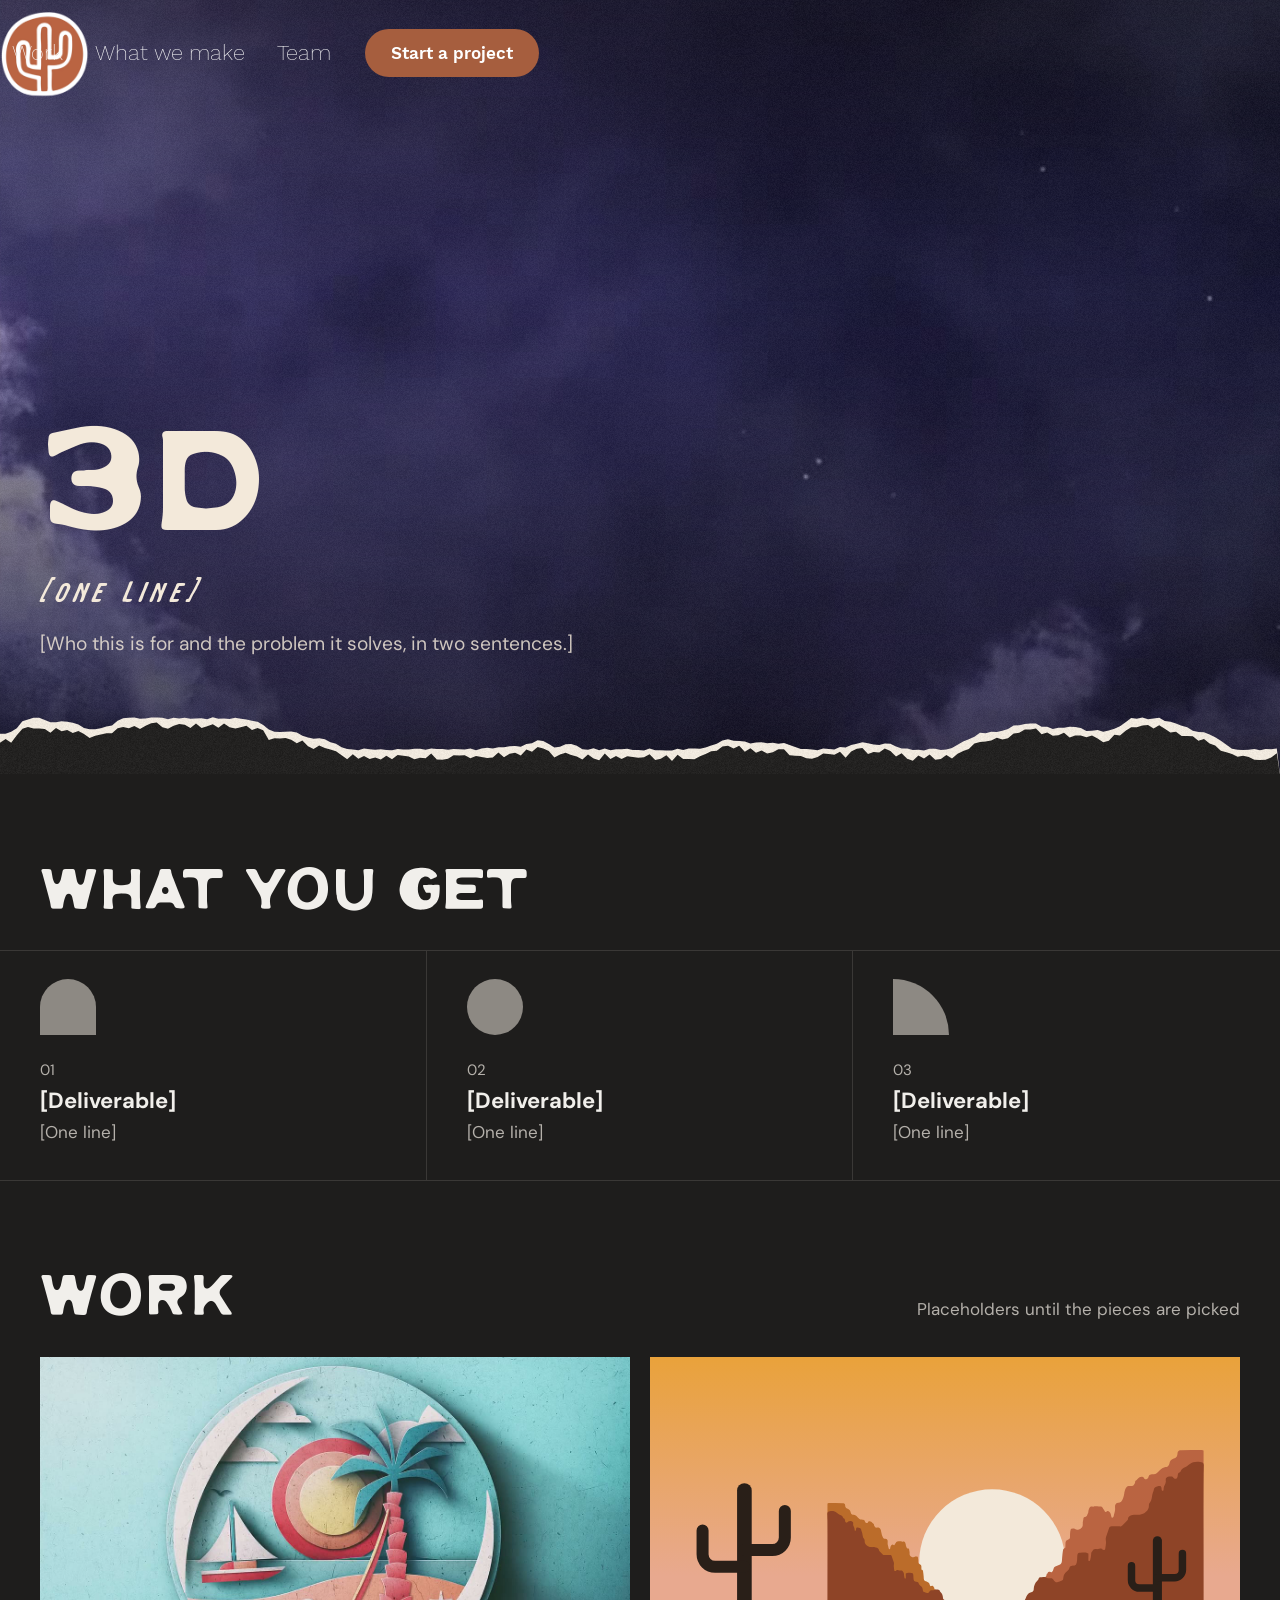
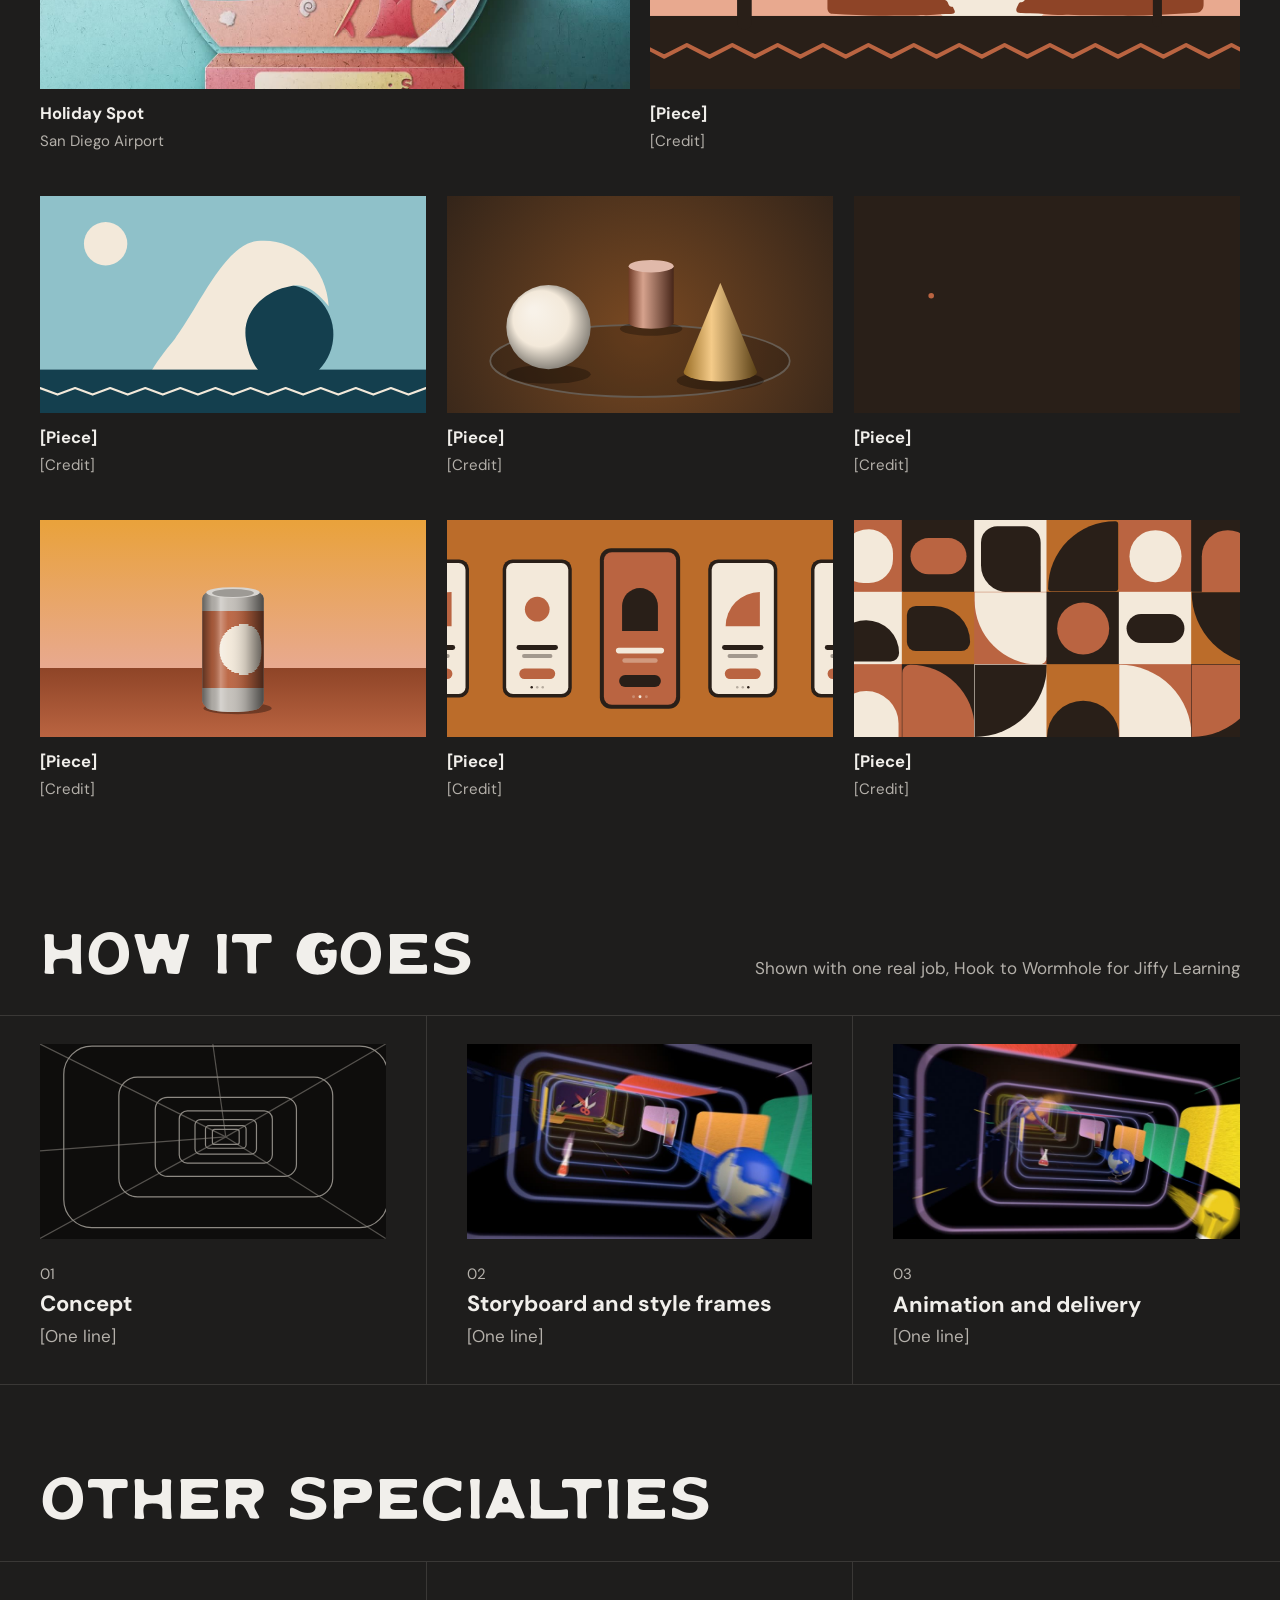
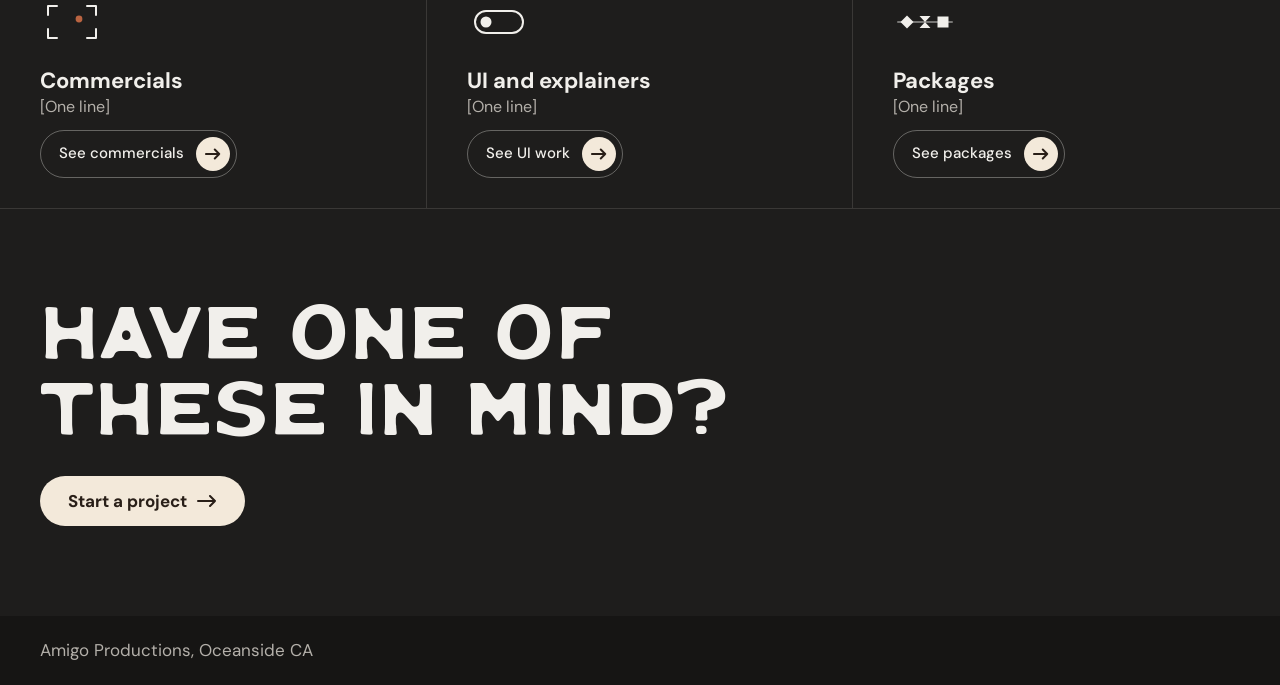
<file: a/3d/index.html>
<!doctype html>
<html lang="en">
<head>
<meta charset="utf-8">
<meta name="viewport" content="width=device-width,initial-scale=1,viewport-fit=cover">
<meta name="robots" content="noindex">
<title>3D · Amigo Animation</title>
<link rel="stylesheet" href="https://fonts.googleapis.com/css2?family=DM+Sans:wght@400;500;700&display=swap">
<link rel="stylesheet" href="../shared/site.css?v=1795818542">
<style>
/* signature: the product shelf. It scrolls sideways; the product in the light turns and takes its color. */
.shelf{position:relative;padding-top:clamp(20px,3vw,40px)}
.rail{display:flex;overflow-x:auto;overscroll-behavior-x:contain;scrollbar-width:none;cursor:grab;scroll-snap-type:x proximity;padding:0 calc(50% - var(--pw) / 2);--pw:clamp(190px,21vw,290px)}
.rail::-webkit-scrollbar{display:none}
.rail.drag{cursor:grabbing;scroll-snap-type:none}
.prod{flex:none;width:var(--pw);margin:0;scroll-snap-align:center;position:relative;display:flex;flex-direction:column;align-items:center}
.prod canvas{width:100%;aspect-ratio:10/13;pointer-events:none;transition:transform .5s var(--spring)}
.prod.lit canvas{transform:translateY(-6px) scale(1.06)}
.prod figcaption{order:3;margin-top:26px;padding:6px 14px 5px;border:1px solid var(--line);border-radius:4px;color:var(--dim);background:var(--deep);transition:background .22s,color .22s,border-color .22s,transform .45s var(--spring);position:relative}
.prod figcaption::before{content:"";position:absolute;left:50%;top:-13px;width:1px;height:12px;background:var(--line)}
.prod.lit figcaption{background:var(--terra);color:var(--cream);border-color:var(--terra);transform:translateY(3px)}
.plank{position:absolute;left:0;right:0;height:16px;background:#3A3836;border-top:2px solid #55524E;box-shadow:0 14px 24px rgba(0,0,0,.35);pointer-events:none}
.beam{position:absolute;left:50%;top:0;width:calc(var(--pw) * 1.5);margin-left:calc(var(--pw) * -.75);height:78%;background:linear-gradient(180deg,rgba(243,233,218,.11),rgba(243,233,218,0) 92%);clip-path:polygon(34% 0,66% 0,100% 100%,0 100%);pointer-events:none;--pw:clamp(190px,21vw,290px)}
.ctl{display:flex;justify-content:center;gap:12px;padding:26px 0 clamp(28px,4vw,48px)}
.ctl button{width:52px;height:52px;border-radius:50%;border:1px solid var(--line);background:transparent;cursor:pointer;display:flex;align-items:center;justify-content:center;transition:background .2s,border-color .2s,transform .4s var(--spring)}
.ctl button:hover{background:var(--terra);border-color:var(--terra);transform:scale(1.08)}.ctl button:active{transform:scale(.94)}
</style>
</head>
<body>
<div id="page"></div>
<script src="../shared/data.js?v=1795818542"></script>
<script src="../shared/kit.js?v=1795818542"></script>
<script src="../shared/viewer.js?v=1795818542"></script>
<script src="../shared/icons.js?v=1795818542"></script>
<script src="../shared/spec.js?v=1795818542"></script>
<script>
const ORDER=['cup','can','bottle','jar','vase','orb','spray','tin'];
const arrow=d=>`<svg width="18" height="14" viewBox="0 0 18 14" aria-hidden="true"><path d="${d?'M1 7h15M10 1l6 6-6 6':'M17 7H2M8 1L2 7l6 6'}" fill="none" stroke="currentColor" stroke-width="2" stroke-linecap="round" stroke-linejoin="round"></path></svg>`;
const S=Spec.build({key:'3d',title:'3D',seed:13,
  reel:[{k:'orb',p:1},{k:'spin',p:0},{k:'spin',p:2}],
  sigTitle:'The shelf',sigNote:'Scroll or drag sideways',
  sig:`<div class="shelf" id="shelf"><i class="beam" aria-hidden="true"></i><div class="rail" id="rail" tabindex="0" aria-label="Product shelf, scrolls sideways">${ORDER.map(k=>`<figure class="prod" data-k="${k}"><canvas role="img" aria-label="Drawn stand-in for a 3D product render"></canvas><figcaption class="el">[Product]</figcaption></figure>`).join('')}</div><i class="plank" id="plank" aria-hidden="true"></i>
    <div class="ctl"><button type="button" id="prev" aria-label="Previous product">${arrow(0)}</button><button type="button" id="next" aria-label="Next product">${arrow(1)}</button></div></div>`,
  workNote:'One placeholder pick, the rest drawn stand-ins',work:[Kit.WORK.airport,{k:'spin',p:0},{k:'spin',p:1},{k:'orb',p:0},{k:'spin',p:2},{k:'orb',p:1}]});
if(!S.simple){/* the signature section only runs with ?v=full */
const rail=S.$('#rail'),plank=S.$('#plank'),prods=S.$$('.prod').map((el,i)=>({el,cv:el.querySelector('canvas'),g:el.querySelector('canvas').getContext('2d'),pr:Kit.PROD[el.dataset.k],rot:i*1.7,sp:0,c:0,lit:false,dirty:true}));
let hover=null,seen=false;
function size(){const d=Math.min(2,devicePixelRatio||1);for(const P of prods){const w=Math.round(P.cv.clientWidth*d),h=Math.round(P.cv.clientHeight*d);if(w&&(P.cv.width!==w||P.cv.height!==h)){P.cv.width=w;P.cv.height=h}P.dirty=true}
  const c=prods[0].cv;plank.style.top=(c.offsetTop+rail.offsetTop+c.clientHeight*.93)+'px'}
function centered(){const m=rail.scrollLeft+rail.clientWidth/2;let best=null,bd=1e9;for(const P of prods){const d=Math.abs(P.el.offsetLeft+P.el.offsetWidth/2-m);if(d<bd){bd=d;best=P}}return best}
/* the product in the light spins up and takes its color; the rest slow down and go grey */
function frame(){requestAnimationFrame(frame);if(!seen)return;const lit=hover||centered();
  for(const P of prods){const on=P===lit;if(on!==P.lit){P.lit=on;P.el.classList.toggle('lit',on)}
    const tc=on?1:0,ts=on?.03:0;if(Math.abs(tc-P.c)>.003||Math.abs(P.sp)>.0004||on||P.dirty){P.c+=(tc-P.c)*.09;P.sp+=(ts-P.sp)*.05;if(!Kit.still)P.rot+=P.sp;else P.c=tc;
      const w=P.cv.width,h=P.cv.height;if(!w)continue;P.g.clearRect(0,0,w,h);Kit.lathe(P.g,w/2,h*.93,h*.86*P.pr.h/.92,P.pr,P.rot,P.c);P.dirty=false}}}
new ResizeObserver(size).observe(rail);size();requestAnimationFrame(frame);
prods.forEach(P=>{P.el.addEventListener('pointerenter',e=>{if(e.pointerType==='mouse')hover=P});P.el.addEventListener('pointerleave',()=>{if(hover===P)hover=null})});
const step=n=>{const P=centered(),i=Kit.clamp(prods.indexOf(P)+n,0,prods.length-1),t=prods[i].el;hover=null;rail.scrollTo({left:t.offsetLeft+t.offsetWidth/2-rail.clientWidth/2,behavior:Kit.still?'auto':'smooth'})};
S.$('#prev').addEventListener('click',()=>step(-1));S.$('#next').addEventListener('click',()=>step(1));
rail.addEventListener('keydown',e=>{if(e.key==='ArrowRight'){e.preventDefault();step(1)}if(e.key==='ArrowLeft'){e.preventDefault();step(-1)}});
/* drag with a mouse; touch scrolls on its own */
let drag=null;rail.addEventListener('pointerdown',e=>{if(e.pointerType!=='mouse')return;drag={x:e.clientX,s:rail.scrollLeft,moved:false}});
addEventListener('pointermove',e=>{if(!drag)return;const dx=e.clientX-drag.x;if(Math.abs(dx)>4&&!drag.moved){drag.moved=true;rail.classList.add('drag');hover=null}if(drag.moved)rail.scrollLeft=drag.s-dx});
addEventListener('pointerup',()=>{if(drag&&drag.moved){rail.classList.remove('drag');step(0)}drag=null});
/* the shelf slides in from the far end the first time it is seen */
rail.scrollLeft=rail.scrollWidth;
Kit.once(S.$('#sig'),()=>{seen=true;const t=prods[2].el;rail.scrollTo({left:t.offsetLeft+t.offsetWidth/2-rail.clientWidth/2,behavior:Kit.still?'auto':'smooth'})},.3);
}
</script>
<script src="../shared/nav.js?v=1795818542"></script>
</body>
</html>
</file>
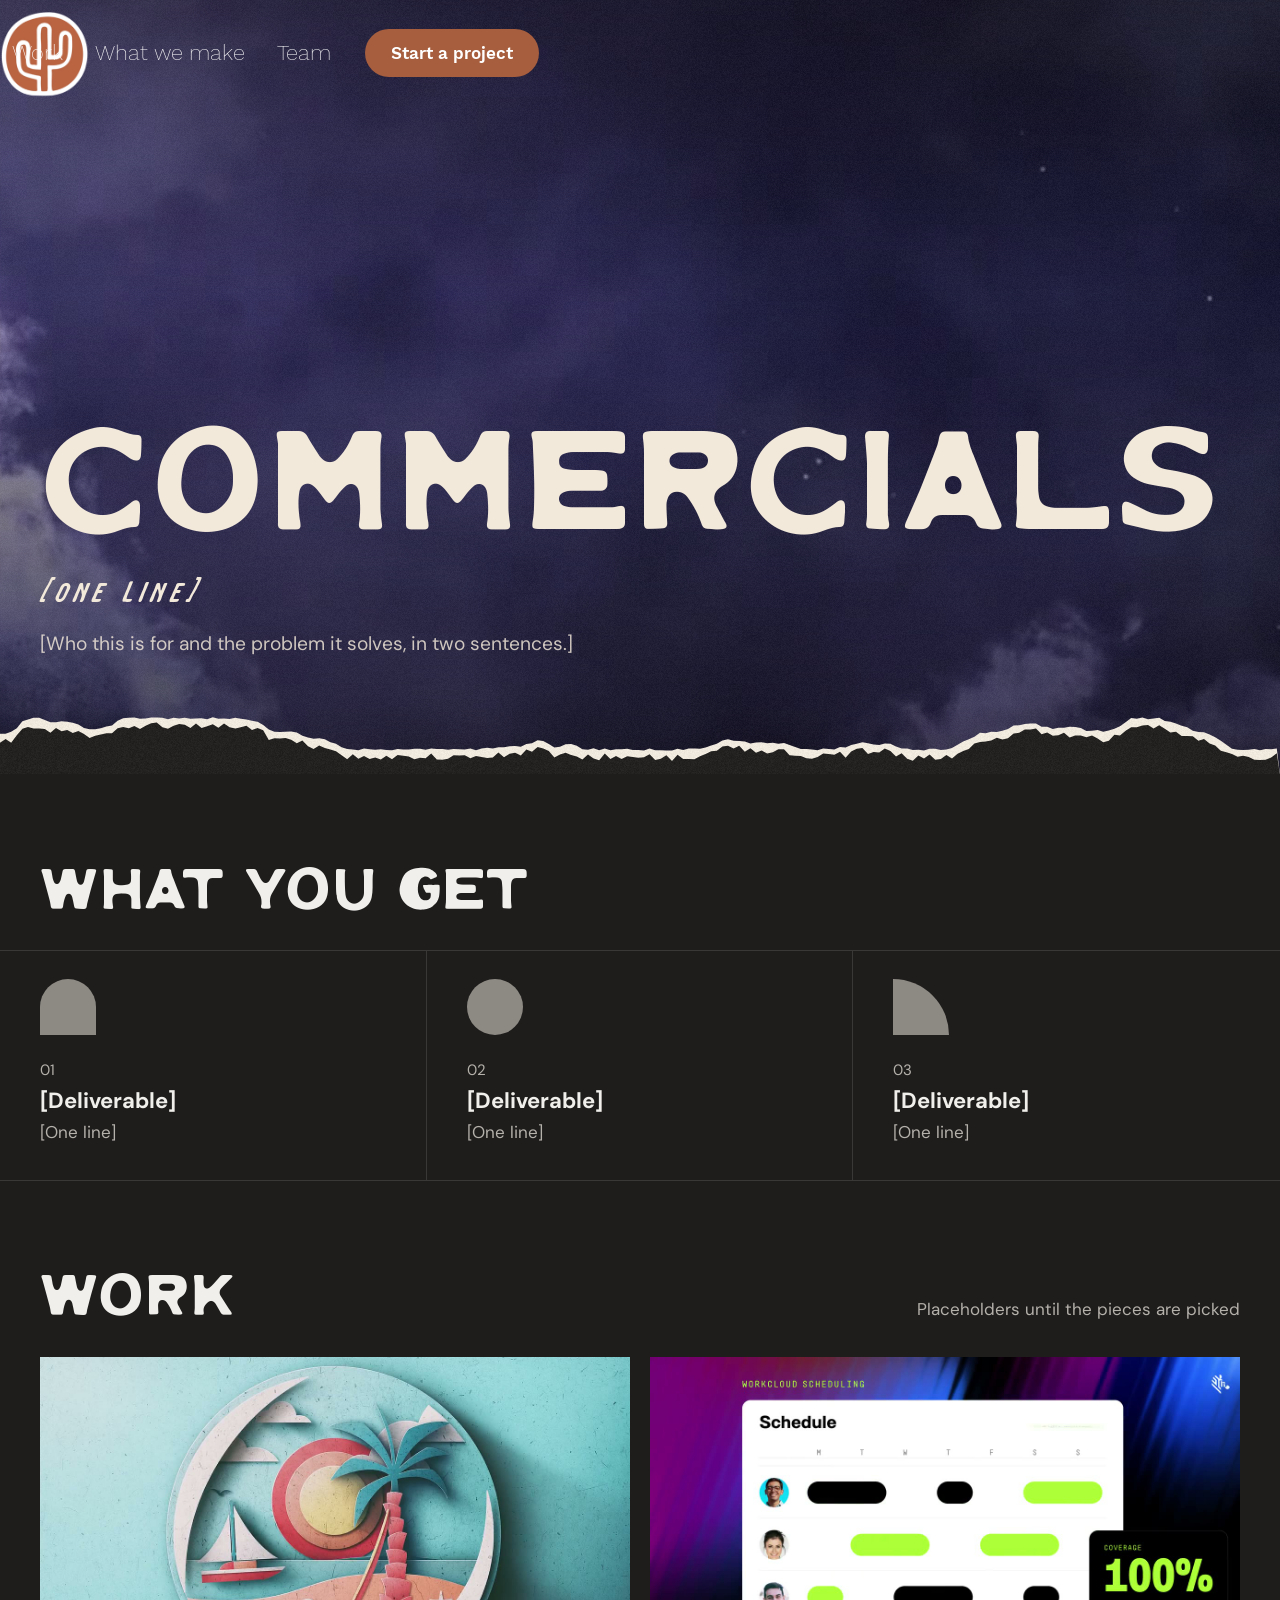
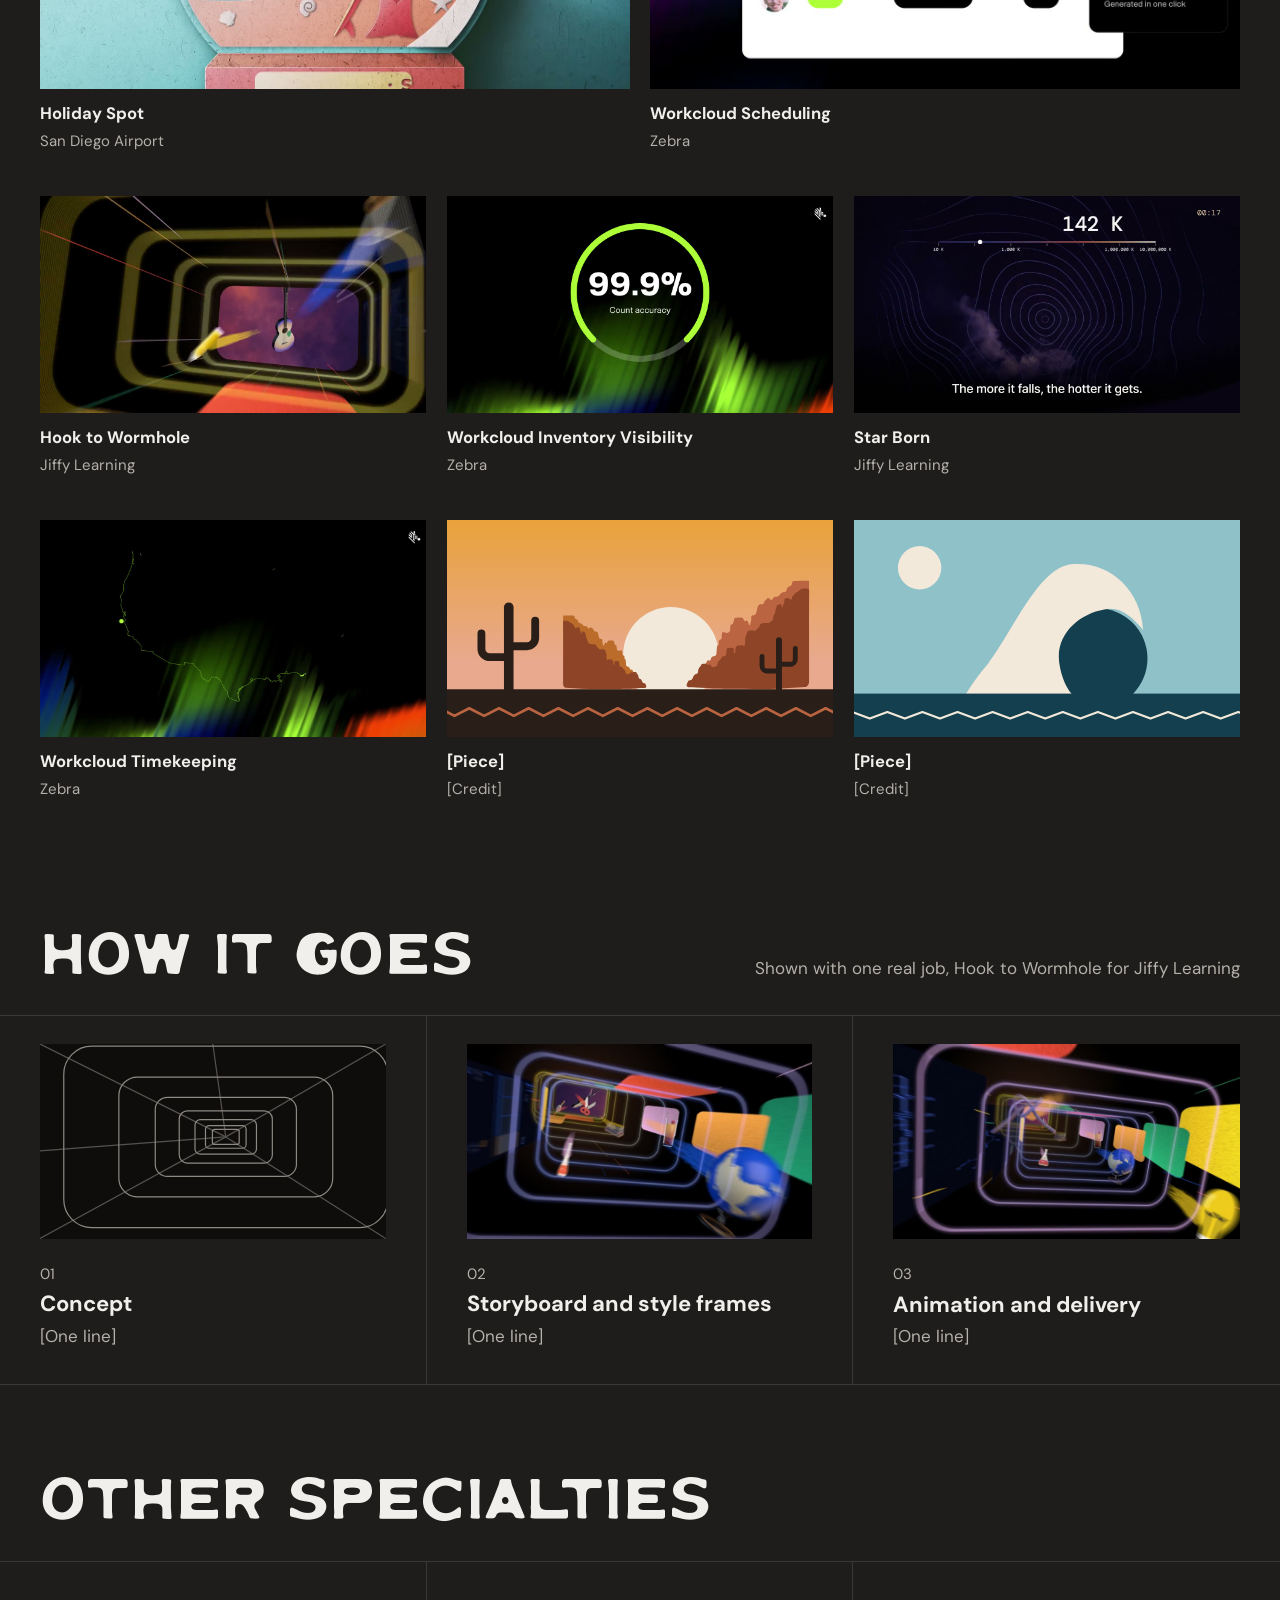
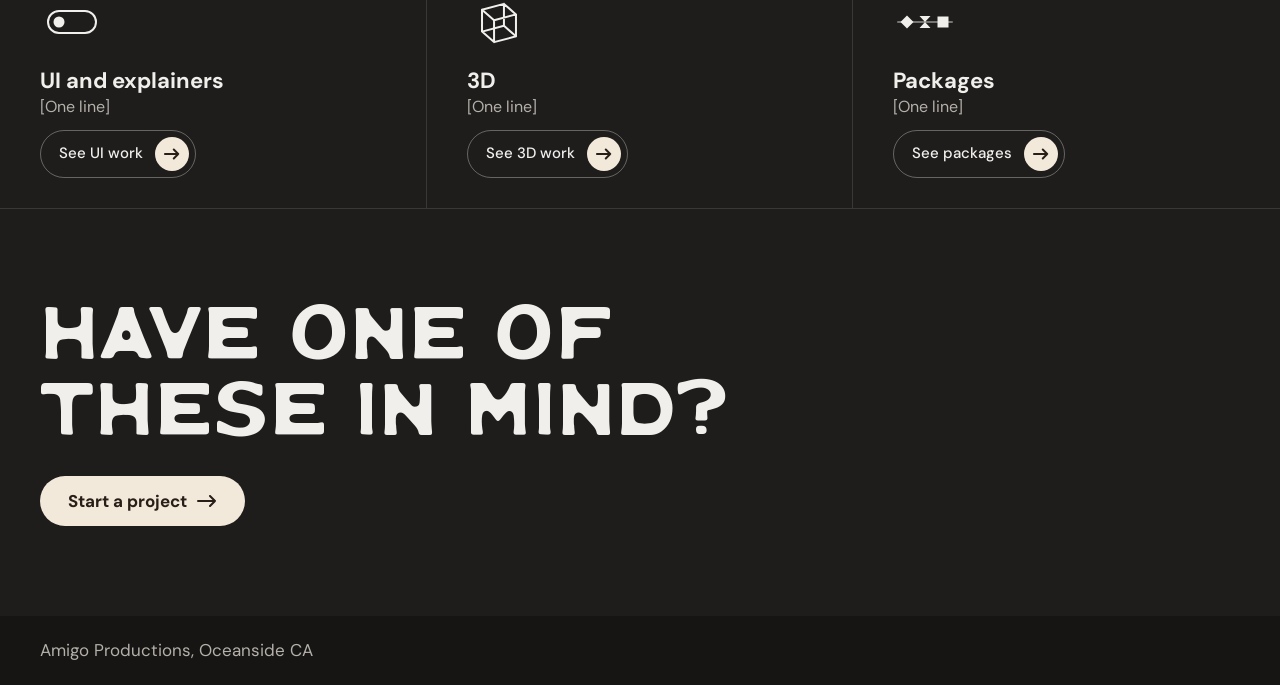
<file: a/commercials/index.html>
<!doctype html>
<html lang="en">
<head>
<meta charset="utf-8">
<meta name="viewport" content="width=device-width,initial-scale=1,viewport-fit=cover">
<meta name="robots" content="noindex">
<title>Commercials · Amigo Animation</title>
<link rel="stylesheet" href="https://fonts.googleapis.com/css2?family=DM+Sans:wght@400;500;700&display=swap">
<link rel="stylesheet" href="../shared/site.css?v=1795818542">
<style>
/* signature: the channel guide. A drawn set on the left, the guide on the right. Each channel is a kind of spot. */
.guide{display:grid;grid-template-columns:minmax(0,7fr) minmax(0,5fr);gap:clamp(20px,3vw,48px);padding-top:clamp(28px,4vw,56px);padding-bottom:clamp(28px,4vw,56px);align-items:center}
.set{background:var(--raise);border-radius:clamp(18px,2.4vw,34px);padding:clamp(12px,1.6vw,22px);display:grid;grid-template-columns:minmax(0,1fr) clamp(54px,7vw,96px);gap:clamp(10px,1.4vw,20px);position:relative}
.set::before,.set::after{content:"";position:absolute;bottom:-14px;width:9%;height:14px;background:var(--line);border-radius:0 0 8px 8px}.set::before{left:12%}.set::after{right:12%}
.screen{position:relative;aspect-ratio:16/10;background:#000;border-radius:clamp(10px,1.4vw,20px);overflow:hidden}
.screen .pic{position:absolute;inset:0}
.screen canvas,.screen video{position:absolute;inset:0;width:100%;height:100%;object-fit:cover}
.osd{position:absolute;right:14px;top:12px;color:#F3E9DA;background:rgba(22,21,20,.72);padding:5px 12px 4px;border-radius:6px}
.side{display:flex;flex-direction:column;align-items:center;gap:clamp(10px,1.4vw,18px);padding-top:6px}
.knob{width:76%;aspect-ratio:1;border-radius:50%;background:#55524E;position:relative;transition:transform .5s var(--spring),background .2s}
.knob::after{content:"";position:absolute;left:44%;right:44%;top:8%;height:30%;border-radius:99px;background:var(--ground)}
.set.live .knob{background:var(--terra)}
.knob.s{width:46%;background:#474542}
.spk{width:76%;flex:1;min-height:40px;background:repeating-linear-gradient(0deg,#474542 0 4px,transparent 4px 11px);border-radius:4px}
.chans{list-style:none;margin:0;padding:0;border-top:1px solid var(--line)}
.chans button{display:grid;grid-template-columns:54px minmax(0,1fr) auto;align-items:center;gap:4px 14px;width:100%;text-align:left;padding:16px 16px 18px 14px;background:transparent;border:0;border-bottom:1px solid var(--line);cursor:pointer;position:relative;transition:background .22s,color .22s}
.chans b{font-weight:400;color:var(--dim);transition:color .22s}
.chans strong{font-size:21px;line-height:1.2}
.chans small{grid-column:2;color:var(--dim);font-size:15px;transition:color .22s}
.chans em{font-style:normal;grid-row:1/3;grid-column:3;font-size:14px;color:var(--dim);border:1px solid var(--line);padding:4px 12px;border-radius:99px;transition:color .22s,border-color .22s}
.chans button:hover{background:var(--raise)}
.chans .on button{background:var(--terra);color:var(--cream)}.chans .on b,.chans .on small,.chans .on em{color:var(--cream)}.chans .on em{border-color:rgba(243,233,218,.5)}
.chans .bar{position:absolute;left:0;bottom:-1px;height:3px;width:100%;background:var(--cream);transform:scaleX(0);transform-origin:0 50%}
.chans .on.auto .bar{animation:run 5.2s linear both}
@keyframes run{to{transform:scaleX(1)}}
@media(max-width:760px){.guide{grid-template-columns:minmax(0,1fr)}.chans button{grid-template-columns:42px minmax(0,1fr) auto;padding:13px 10px 14px 6px}.chans strong{font-size:19px}}
</style>
</head>
<body>
<div id="page"></div>
<script src="../shared/data.js?v=1795818542"></script>
<script src="../shared/kit.js?v=1795818542"></script>
<script src="../shared/viewer.js?v=1795818542"></script>
<script src="../shared/icons.js?v=1795818542"></script>
<script src="../shared/spec.js?v=1795818542"></script>
<script>
const W=Kit.WORK,CH=[['Brand spot',W.airport],['Product launch',W.jiffy_hook],['Social cutdowns',{k:'flow',p:0}],['Idents and bumpers',{k:'kit',p:0}],['Campaign toolkit',W.zebra_scheduling]];
const S=Spec.build({key:'commercials',title:'COMMERCIALS',seed:5,
  reel:[{k:'desert',p:0},{k:'wave',p:0},{k:'kit',p:0}],
  sigTitle:'The channel guide',sigNote:'Pick a channel',
  sig:`<div class="guide pad"><div class="set" id="set"><div class="screen"><div class="pic" id="pic"><canvas id="tv" role="img" aria-label="Drawn stand-in for the spot on this channel"></canvas><video id="tvv" muted loop playsinline hidden></video></div><span class="osd el" id="osd">CH 01</span></div>
    <div class="side" aria-hidden="true"><i class="knob" id="knob"></i><i class="knob s"></i><i class="spk"></i></div></div>
  <ol class="chans" id="chans">${CH.map((c,i)=>`<li><button type="button" data-i="${i}"><b class="el">0${i+1}</b><strong>${c[0]}</strong><em>[Length]</em><small>${c[1].clip?c[1].title+', '+c[1].credit:'[One line]'}</small><i class="bar"></i></button></li>`).join('')}</ol></div>`,
  workNote:'Placeholder picks',work:[W.airport,W.zebra_scheduling,W.jiffy_hook,W.zebra_inventory,W.jiffy_starborn,W.zebra_timekeeping]});
if(!S.simple){/* the signature section only runs with ?v=full */
/* changing channel: the picture collapses to a line, the knob clicks round, the next spot snaps open */
const tv=S.$('#pic'),tvv=S.$('#tvv'),art=new Kit.Art(S.$('#tv'),CH.map(c=>c[1].clip?{k:'kit',p:0}:c[1]),{hold:true}),rows=S.$$('#chans li'),knob=S.$('#knob'),osd=S.$('#osd'),set=S.$('#set');let cur=-1,auto=true,timer=0,busy=false;
function tune(i,user){if(i===cur||busy)return;if(user){auto=false;clearTimeout(timer)}const first=cur<0;cur=i;rows.forEach((r,k)=>{r.classList.toggle('on',k===i);r.classList.toggle('auto',auto&&k===i)});knob.style.transform=`rotate(${i*52}deg)`;
  const swap=()=>{const c=CH[i][1];if(c.clip){tvv.poster='../shared/media/clips/'+c.clip+'.jpg';tvv.src='../shared/media/clips/'+c.clip+'.mp4';tvv.hidden=false;if(!Kit.still)tvv.play().catch(()=>{})}else{tvv.pause();tvv.hidden=true;art.set(i)}osd.textContent='CH 0'+(i+1);busy=false;if(!Kit.still&&!first)tv.animate([{transform:'scaleY(.02)',filter:'brightness(4)'},{transform:'scaleY(1)',filter:'brightness(1)'}],{duration:340,easing:'cubic-bezier(.2,.8,.2,1)'})};
  if(first||Kit.still)swap();else{busy=true;tv.animate([{transform:'scaleY(1)',filter:'brightness(1)'},{transform:'scaleY(.02)',filter:'brightness(4)'}],{duration:130,easing:'ease-in'}).onfinish=swap}
  if(auto)timer=setTimeout(()=>tune((cur+1)%CH.length),5200)}
rows.forEach((r,i)=>{const b=r.querySelector('button');b.addEventListener('click',()=>tune(i,true));b.addEventListener('pointerenter',e=>{if(e.pointerType==='mouse')tune(i,true)})});
Kit.once(S.$('#sig'),()=>{set.classList.add('live');art.play();tune(0)},.3);
}
</script>
<script src="../shared/nav.js?v=1795818542"></script>
</body>
</html>
</file>
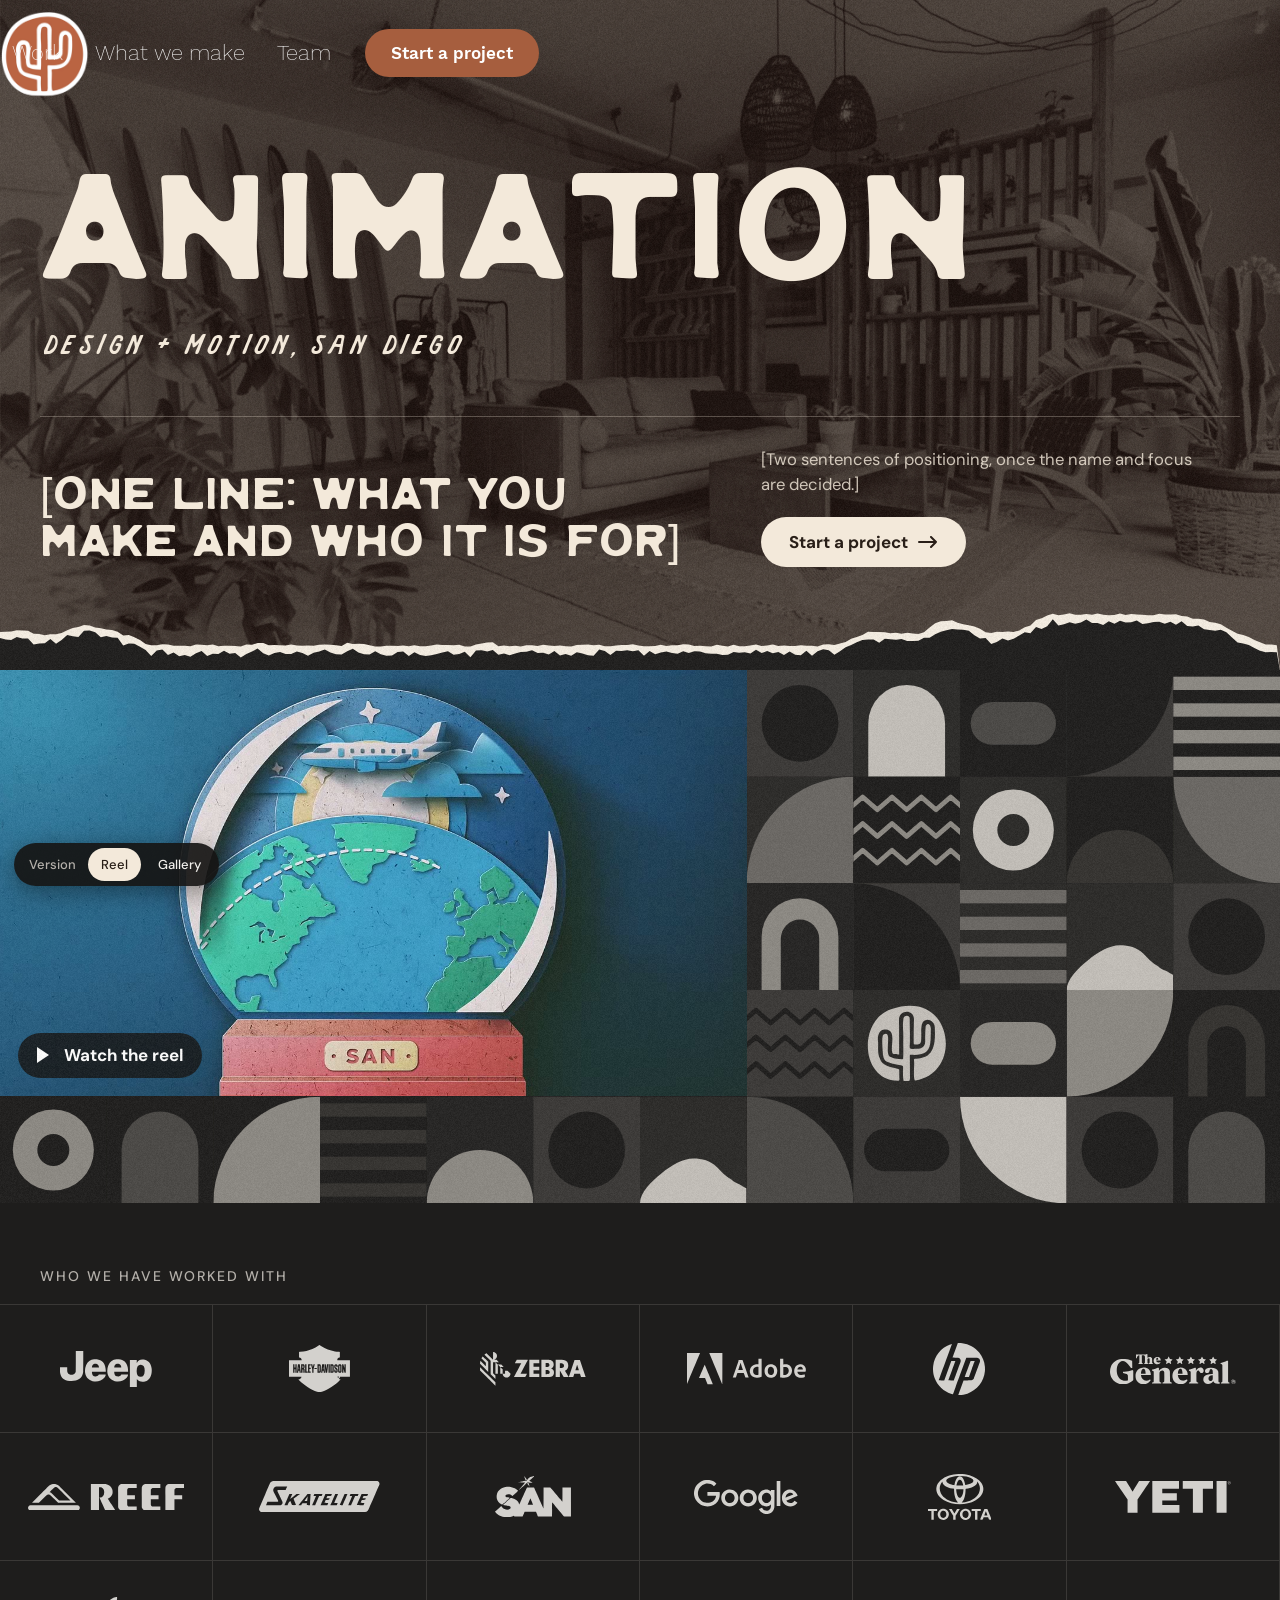
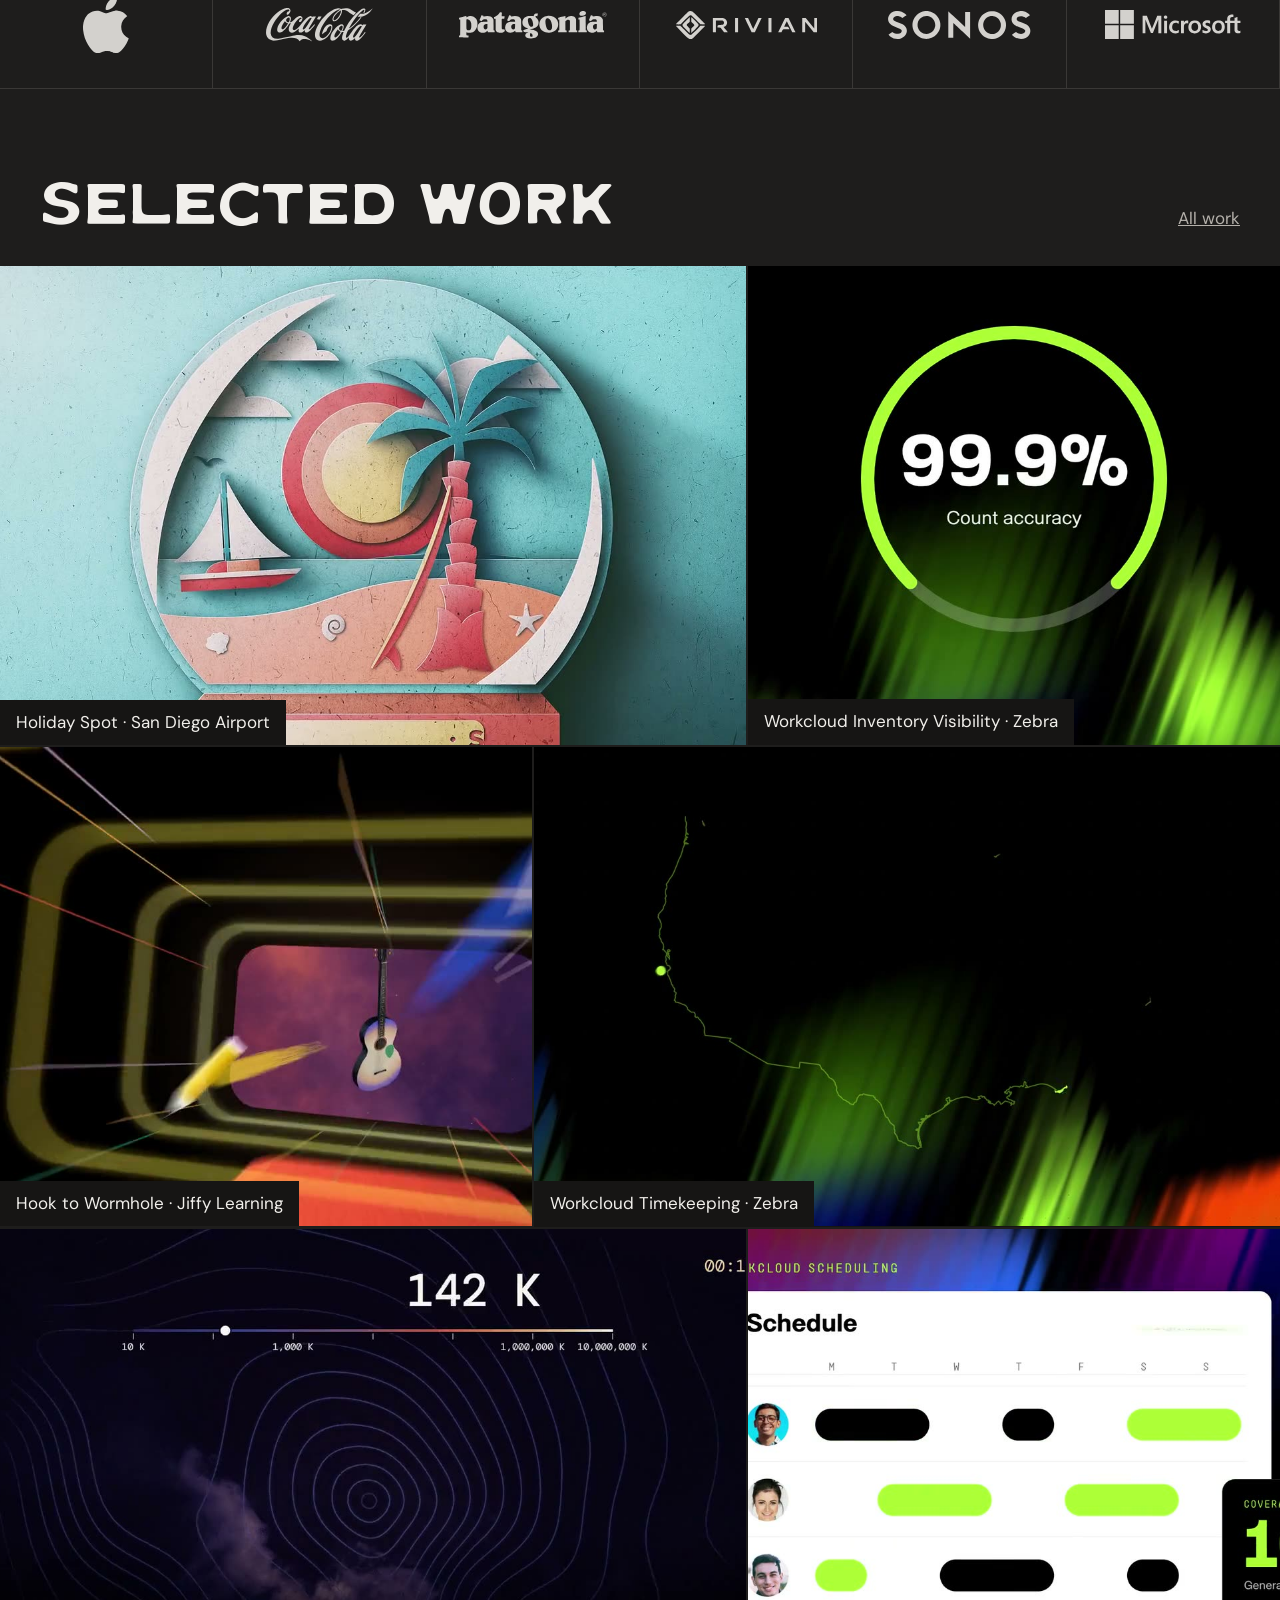
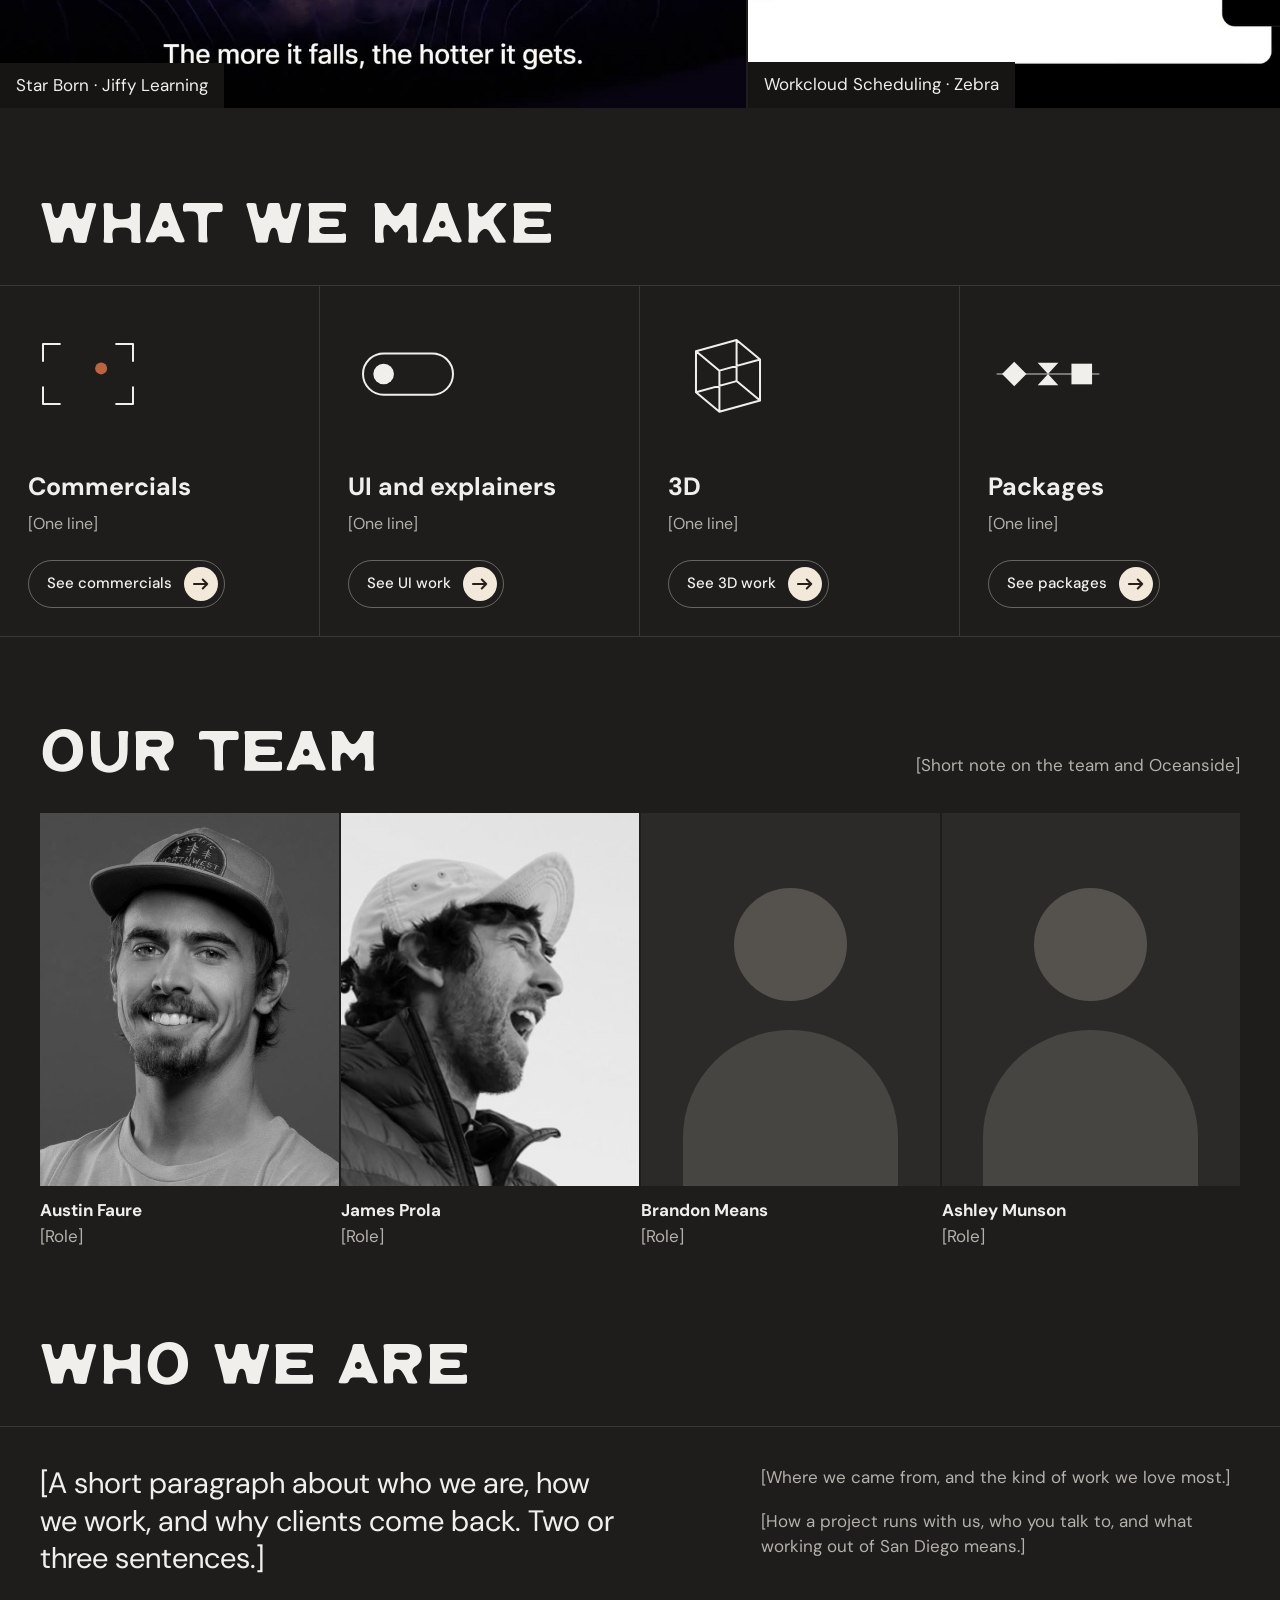
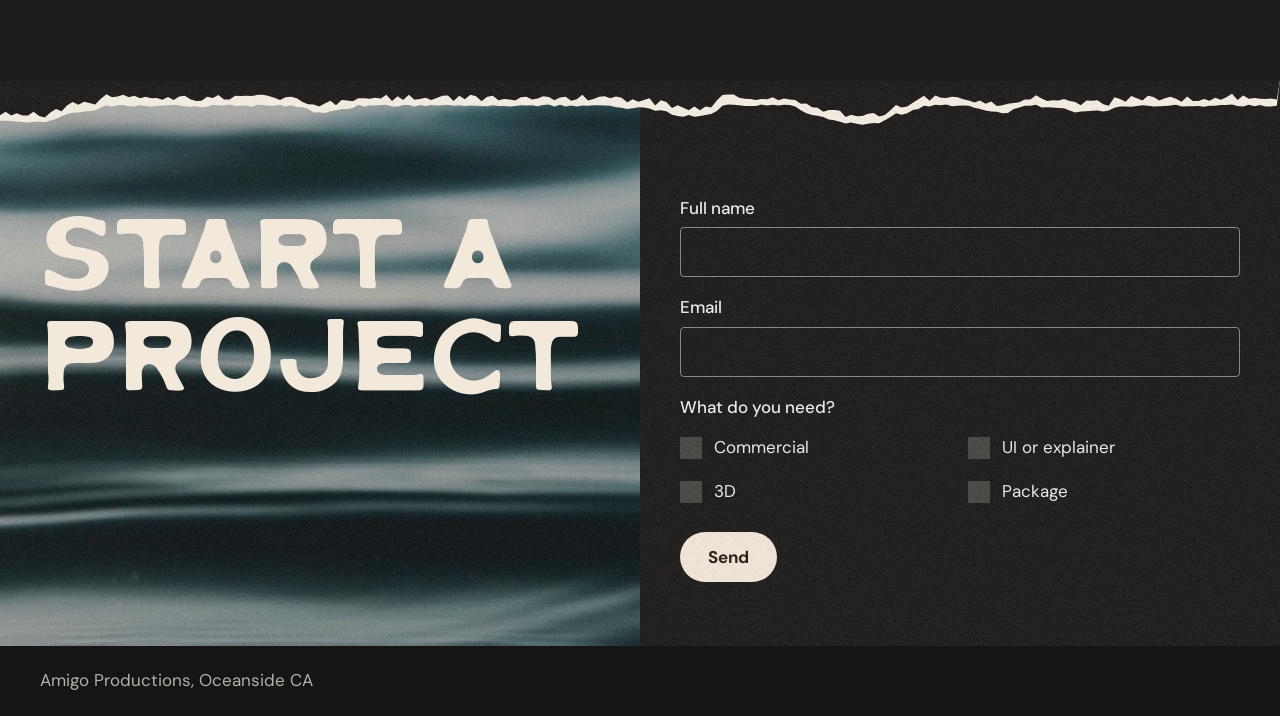
<file: a/main/index.html>
<!doctype html>
<html lang="en">
<head>
<meta charset="utf-8">
<meta name="viewport" content="width=device-width,initial-scale=1,viewport-fit=cover">
<meta property="og:title" content="Amigo Animation">
<meta property="og:image" content="https://amigostudios.github.io/amigo-animation-wireframes/a/shared/media/og.jpg">
<meta property="og:image:width" content="1200">
<meta property="og:image:height" content="630">
<meta name="twitter:card" content="summary_large_image">
<meta name="robots" content="noindex">
<title>Amigo Animation</title>
<link rel="stylesheet" href="https://fonts.googleapis.com/css2?family=DM+Sans:wght@400;500;700&display=swap">
<link rel="stylesheet" href="../shared/site.css?v=1795818542">
<script>/* prototype variant: main/index.html?hero=none drops the studio photo and the torn edge */(function(){var h=new URLSearchParams(location.search).get("hero"),c=document.documentElement.classList;/* none = A, wordmark spelled in tiles; b = B, wordmark as a window onto the kit */if(h==="none")c.add("nophoto","tilesword");if(h==="b")c.add("nophoto","wordwin");/* c = C, the reel itself is the hero */if(h==="c")c.add("reelhero");/* d = D, the header is a timeline you scrub */if(h==="d")c.add("nophoto","timeline");/* Gallery version (11-27): no reel, the work grid is the hero. main/gallery.html or ?view=gallery */if(/gallery\.html$/.test(location.pathname)||new URLSearchParams(location.search).get("view")==="gallery")c.add("gal")})()</script>
<style>
/* hero: studio photo that peels away on scroll */
.hero{position:relative;background:#2A2420;isolation:isolate;overflow:hidden}
.hero .bg{position:absolute;inset:-2% 0 -14% 0;background:url(../shared/media/site_a.jpg) center 55%/cover no-repeat;z-index:-2;will-change:transform}
.hero::before{content:"";position:absolute;inset:0;background:rgba(36,28,22,.36);z-index:-1}
.lead{padding-top:clamp(70px,14vw,190px);padding-bottom:clamp(96px,12vw,176px);position:relative;z-index:4}
.lead h1{font-size:clamp(50px,13.2vw,210px);color:var(--cream);overflow:hidden;padding-bottom:.05em;margin-bottom:-.05em;white-space:nowrap}
.lead h1 span{display:inline-block;transform:translateY(108%);transition:transform .8s var(--out);transition-delay:calc(var(--i) * 50ms + .25s)}
.lead p{font:400 clamp(21px,2.3vw,32px)/1.2 ElCamino,"Trebuchet MS",sans-serif;letter-spacing:.05em;text-transform:uppercase;margin:16px 0 0 4px;color:var(--cream);clip-path:inset(0 100% 0 0);transition:clip-path .7s steps(14) .95s}
.hero nav.main a{opacity:0;transition:opacity .5s calc(1.25s + var(--i) * 70ms)}
.go .lead h1 span{transform:none}.go .lead p{clip-path:inset(0 0 0 0)}.go nav.main a{opacity:1}
.go .logo svg{animation:hello 1.1s var(--out) .1s both}
@keyframes hello{0%{transform:rotate(0) scale(.6);opacity:0}30%{transform:rotate(-11deg) scale(1);opacity:1}55%{transform:rotate(8deg)}78%{transform:rotate(-4deg)}100%{transform:none}}
/* no-photo variant: the wordmark sits on the page grey and the tile field comes straight after it */
.nophoto .hero{background:var(--ground)}
.nophoto .hero .bg,.nophoto .hero::before,.nophoto .hero .tear,.nophoto .hero .grainy{display:none}
.nophoto .lead{position:absolute;width:1px;height:1px;overflow:hidden;clip-path:inset(50%);padding:0}
.top .tag{display:none;color:var(--dim);margin-right:auto;margin-left:6px}
.nophoto .top .tag{display:block;opacity:0;transition:opacity .6s 1s}.nophoto .go .top .tag,.go.nophoto .top .tag,.nophoto body.go .top .tag{opacity:1}
/* exploration C: the reel plays where the photo was; the wordmark, torn edge and grain stay */
.reelhero .hero .bg,.reelhero .hero::before{display:none}
.reelhero .hero{cursor:pointer;background:#000}
.reelhero .hero #reel{position:absolute;inset:0;width:100%;height:100%;z-index:0}
.reelhero .hero #reel::after{content:"";position:absolute;inset:0;background:linear-gradient(180deg,rgba(22,18,15,.62) 0,rgba(22,18,15,.28) 34%,rgba(22,18,15,.5) 100%);pointer-events:none}
.reelhero .hero #reel .pill{left:auto;right:var(--gutr);bottom:calc(clamp(34px,5vw,70px) + 22px);z-index:1}
.reelhero .lead{pointer-events:none}
/* exploration D: the wordmark on a timeline */
#tl{display:none}
.timeline #tl{display:block;width:100%;margin:0 0 clamp(18px,2.2vw,34px);touch-action:pan-y;cursor:ew-resize}
/* exploration B: the wordmark is a window onto the moving kit */
#wm{display:none}
.wordwin #wm{display:block;width:100%;margin:clamp(4px,1vw,14px) 0 clamp(22px,2.6vw,40px);touch-action:pan-y}
/* clients */
.clients{display:grid;grid-template-columns:repeat(6,minmax(0,1fr));border-top:1px solid var(--line)}
.clients div{display:flex;align-items:center;justify-content:center;text-align:center;min-height:128px;padding:8px;font-weight:500;font-size:15px;border-right:1px solid var(--line);border-bottom:1px solid var(--line);transition:background .18s,color .18s;min-width:0}
.clients div:hover{background:var(--terra);color:var(--cream)}
.clients svg{display:block;width:calc(var(--lw) * var(--lu,52px));height:auto;opacity:.86;transition:opacity .18s,transform .45s var(--spring)}
.clients div:hover svg{opacity:1;transform:scale(1.06)}
.clients.pass div{animation:pass .62s ease-in-out calc(var(--k) * 120ms) both}
@keyframes pass{0%,100%{background:transparent;color:var(--ink)}40%{background:var(--terra);color:var(--cream)}}
/* doors */
.doors{display:grid;grid-template-columns:repeat(4,minmax(0,1fr));border-top:1px solid var(--line);border-bottom:1px solid var(--line)}
.door{display:flex;flex-direction:column;gap:10px;padding:28px;min-height:350px;text-decoration:none;border-right:1px solid var(--line);transition:background .22s,color .22s;min-width:0;position:relative}
.door:last-child{border-right:0}
.door i{display:block;width:120px;height:120px;background:#8D8983;margin-bottom:auto;transition:border-radius .55s var(--spring),transform .55s var(--spring),background .22s,height .55s var(--spring),margin .55s var(--spring)}
.door strong{font-size:25px;line-height:1.15}.door small{font-size:16px;color:var(--dim);transition:color .22s}
.door em{font-style:normal;font-weight:500;display:flex;align-items:center;gap:8px;margin-top:6px}
.door em svg{transition:transform .4s var(--spring)}.door:hover em svg{transform:translateX(6px)}
.door:hover{background:var(--terra);color:var(--cream)}.door:hover small{color:var(--cream)}.door:hover i{background:var(--cream)}
.d1 i{border-radius:60px 60px 0 0}.d1:hover i,.d1.tick i{border-radius:60px;transform:scale(.86)}
.d2 i{border-radius:60px;height:60px;margin-top:30px}.d2:hover i,.d2.tick i{border-radius:0 0 100% 0;height:120px;margin-top:0}
.d3 i{border-radius:50%}.d3:hover i,.d3.tick i{border-radius:0 60px 60px 60px;transform:rotate(90deg)}
.d4 i{border-radius:0 100% 0 0}.d4:hover i,.d4.tick i{border-radius:60px 60px 0 0;transform:scale(.92)}
.door.tick i{background:var(--cream)}
/* team: a head and shoulders from two kit shapes */
.team{display:grid;grid-template-columns:repeat(4,minmax(0,1fr));gap:2px}
.who{min-width:0}.who i{display:block;aspect-ratio:4/5;background:var(--raise);position:relative;overflow:hidden}
.who i::before{content:"";position:absolute;left:31%;right:31%;top:20%;aspect-ratio:1;border-radius:50%;background:#55524E;transition:background .2s,transform .55s var(--spring)}
.who i::after{content:"";position:absolute;left:14%;right:14%;top:58%;bottom:0;border-radius:999px 999px 0 0;background:#474542;transition:background .2s,transform .55s var(--spring);transform-origin:50% 100%}
.who:hover i::before{background:var(--cream);transform:translateY(-6%) scale(1.08)}.who:hover i::after{background:var(--terra);transform:scaleY(1.06)}
.who i.ph::before,.who i.ph::after{display:none}
.who img{display:block;width:100%;height:100%;object-fit:cover;filter:grayscale(1) contrast(1.06) brightness(.92);transition:filter .35s,transform .7s var(--out)}
.who:hover img{filter:none;transform:scale(1.04)}
.who strong{display:block;margin-top:12px}.who span{color:var(--dim)}
/* contact: the wave breaks over the tear into the ocean */
.close{position:relative;margin-top:clamp(70px,8vw,120px);display:grid;grid-template-columns:repeat(2,minmax(0,1fr));background:#10181A url(../shared/media/ocean.jpg) center 70%/cover no-repeat;isolation:isolate}
.close::before{content:"";position:absolute;inset:0;background:rgba(16,24,26,.3);z-index:-1}
/* wave parked 11-23 at Austin's request: remove display:none (and restore the taller margin-top on .close) to bring it back */
#bigwave{display:none;position:absolute;left:14%;bottom:calc(100% - clamp(34px,5vw,70px));width:clamp(300px,36vw,540px);aspect-ratio:3/2;z-index:3;pointer-events:none}
.close h2{font-size:clamp(50px,8vw,124px);color:var(--cream);padding-top:clamp(90px,10vw,150px);padding-bottom:60px;position:relative;z-index:4}
form{background:var(--ground);display:flex;flex-direction:column;gap:18px;padding-top:clamp(90px,9vw,130px);padding-bottom:64px;min-width:0;position:relative;z-index:1}
label{font-weight:500}.f input[type=text],.f input[type=email]{display:block;margin-top:6px;width:100%;min-height:50px;padding:0 14px;background:transparent;color:var(--ink);border:1px solid #8D8983;border-radius:4px;font:inherit;transition:border-color .2s}
.f input[type=text]:hover,.f input[type=email]:hover{border-color:var(--cream)}
fieldset{border:0;padding:0;margin:0;display:grid;grid-template-columns:repeat(2,minmax(0,1fr));gap:0 16px}legend{font-weight:500;padding:0;margin-bottom:6px}
.check{display:flex;align-items:center;gap:12px;min-height:44px;font-weight:400;cursor:pointer}
.check input{appearance:none;-webkit-appearance:none;width:22px;height:22px;margin:0;background:#4A4845;border-radius:0;transition:border-radius .45s var(--spring),background .2s,transform .45s var(--spring);flex:none;cursor:pointer}
.check input:checked{background:var(--terra);transform:scale(1.12)}
#n1:checked{border-radius:11px 11px 0 0}#n2:checked{border-radius:11px;transform:scale(1.2,.62)}#n3:checked{border-radius:50%}#n4:checked{border-radius:0 100% 0 0}
form .btn{align-self:flex-start}
.fin,.thanks{transition:opacity .4s,transform .5s var(--out)}
.thanks{position:absolute;inset:0;display:flex;flex-direction:column;align-items:flex-start;justify-content:center;gap:14px;padding:0 var(--gutr) 0 var(--gut);opacity:0;pointer-events:none;transform:translateY(16px)}
.thanks strong{font:400 clamp(34px,4vw,56px)/1 Oaxaca,Impact,sans-serif;letter-spacing:.015em}.thanks p{color:var(--dim)}
.sent .fin{opacity:0;pointer-events:none;transform:translateY(-12px)}.sent .thanks{opacity:1;transform:none;pointer-events:auto}
.sent .thanks svg{transform-origin:50% 90%;animation:hello 1.1s var(--out) .15s both}
.fin{display:flex;flex-direction:column;gap:18px}
@media(max-width:760px){
.clients{grid-template-columns:repeat(3,minmax(0,1fr))}.clients div{min-height:84px;--lu:30px}
.doors{grid-template-columns:minmax(0,1fr)}.door{flex-direction:row;flex-wrap:wrap;align-items:center;min-height:120px;border-right:0;border-bottom:1px solid var(--line);padding:16px var(--gutr) 16px var(--gut);gap:6px 16px}.door i{width:64px;height:64px;margin:0}.door:last-child{border-bottom:0}
.d1 i{border-radius:32px 32px 0 0}.d1:hover i,.d1.tick i{border-radius:32px}.d2 i{height:32px;margin-top:0;border-radius:32px}.d2:hover i,.d2.tick i{height:64px}.d3:hover i,.d3.tick i{border-radius:0 32px 32px 32px}.d4:hover i,.d4.tick i{border-radius:32px 32px 0 0}
.door strong{flex:1 1 50%}.door small{flex:1 1 100%;order:3}.door em{order:4;flex:1 1 100%;margin-top:0}
.team{grid-template-columns:repeat(2,minmax(0,1fr));row-gap:22px}
.close{grid-template-columns:minmax(0,1fr);margin-top:60px}.close h2{padding-bottom:50px;padding-top:70px}form{padding-top:40px}
#bigwave{left:2%;width:310px}
}
@media(prefers-reduced-motion:reduce){.lead h1 span,.lead p,.hero nav.main a{transition-duration:.3s;transition-delay:0s}.go .logo svg,.sent .thanks svg,.clients.pass div{animation:none}}

/* statement (11-25, Austin: the section felt busy): one big line, the sentence and button stacked under it,
   more air around it; the client heading is a small label so only one headline speaks here */
.say.calm{grid-template-columns:minmax(0,1fr);gap:26px;padding-top:clamp(84px,10vw,160px);padding-bottom:clamp(84px,10vw,150px)}
.say.calm h2{max-width:17em}
.say.calm p{margin:0 0 26px;max-width:46ch;font-size:clamp(17px,1.35vw,21px)}
.head h2.lbl{font:500 14px/1.4 "DM Sans",system-ui,sans-serif;letter-spacing:.14em;text-transform:uppercase;color:var(--dim)}
/* selected work reveal (11-25, Austin: the reveals could be more interesting): each piece sits behind a wall of
   kit tiles. A wave of light greys runs through the tiles (black, white and grey only), then each one slides out of its square
   (the Slide swap move from the tile field) and the work is underneath, settling from a slight zoom. */
#pieces .piece{background:var(--deep)}
#pieces .piece .sh{clip-path:none}
#pieces .piece .sh canvas,#pieces .piece .sh video{scale:1.14;transition:scale 1.5s var(--out) .15s,transform .7s var(--out)}
#pieces .piece.open .sh canvas,#pieces .piece.open .sh video{scale:1}
.wall{position:absolute;inset:0;display:grid;grid-template-columns:repeat(var(--c),minmax(0,1fr));grid-auto-rows:var(--t);align-content:start;overflow:hidden;pointer-events:none;z-index:1}
.wall>span{position:relative;overflow:hidden;min-width:0;min-height:0}
.wall b{position:absolute;inset:0;display:grid;place-items:center;background:var(--ground);box-shadow:inset 0 0 0 1px var(--deep)}
.wall b::after{content:"";width:62%;height:62%;background:var(--raise)}
.wall .k0::after{border-radius:50%}.wall .k1::after{border-radius:999px 999px 0 0}.wall .k2::after{border-radius:0 100% 0 0;width:100%;height:100%;place-self:end start}
.wall .k3::after{height:30%;border-radius:999px}.wall .k4::after{border-radius:100% 0 0 0;width:100%;height:100%;place-self:end end}.wall .k5::after{width:100%;height:100%;border-radius:0}
@keyframes tile-out{0%{transform:none;background:var(--ground)}22%,46%{transform:none;background:var(--pc)}100%{transform:translate(var(--tx),var(--ty));background:var(--pc)}}
@keyframes tile-ink{0%{background:var(--raise)}22%,100%{background:var(--pi)}}
.piece.open .wall b{animation:tile-out .95s cubic-bezier(.6,0,.2,1) calc(var(--n) * 55ms) both}
.piece.open .wall b::after{animation:tile-ink .95s linear calc(var(--n) * 55ms) both}
#pieces .piece .lab{transition:background .2s,color .2s,transform .6s var(--out) .9s}
@media(prefers-reduced-motion:reduce){.wall{display:none}#pieces .piece .sh canvas,#pieces .piece .sh video{scale:1;transition:none}}

/* 11-26 content sync with option B: the pitch sits in the header so the first screen reads as a whole */
.lead{padding-top:clamp(36px,5.4vw,84px);padding-bottom:clamp(84px,8vw,128px)}
.lead h1{font-size:clamp(50px,12.2vw,196px)}
.lead .pitch{display:grid;grid-template-columns:minmax(0,7fr) minmax(0,5fr);gap:20px clamp(28px,4vw,72px);align-items:end;margin-top:clamp(30px,4vw,60px);padding-top:clamp(22px,2.4vw,34px);border-top:1px solid rgba(243,233,218,.28);color:var(--cream)}
.lead .pitch h2{font-size:clamp(30px,3.5vw,54px);line-height:1.04;max-width:15em}
.lead .pitch p{font:400 clamp(16px,1.3vw,19px)/1.5 "DM Sans",system-ui,sans-serif;letter-spacing:0;text-transform:none;margin:0 0 20px;clip-path:none;color:rgba(243,233,218,.82);max-width:42ch}
.lead .pitch>div{opacity:0;transform:translateY(14px);transition:opacity .6s 1.3s,transform .7s var(--out) 1.3s}
.go .lead .pitch>div{opacity:1;transform:none}
.btn svg{margin-left:10px;transition:transform .35s var(--spring)}.btn:hover svg{transform:translateX(4px)}
nav.main a.go{padding:0 18px;border-radius:99px;background:var(--cream);color:var(--night);margin-left:4px}
nav.main a.go::after{display:none}nav.main a.go:hover{background:var(--terra);color:var(--cream)}
/* selected work: every piece opens the viewer */
#pieces .piece{cursor:pointer}
.piece .pl{position:absolute;right:16px;bottom:14px;width:50px;height:50px;border-radius:50%;background:var(--cream);color:var(--night);display:grid;place-items:center;z-index:2;opacity:0;transform:scale(.6);transition:opacity .25s,transform .45s var(--spring),background .2s,color .2s}
.piece .pl svg{margin-left:3px}
.piece.open:hover .pl,.piece.open:focus-visible .pl{opacity:1;transform:none}.piece:hover .pl{background:var(--terra);color:var(--cream)}
/* what we make: each tile ends in a real button, a pill with a round arrow */
.door em.pillgo{align-self:flex-start;display:inline-flex;align-items:center;gap:12px;margin-top:14px;padding:6px 6px 6px 18px;border:1px solid rgba(241,239,235,.34);border-radius:99px;font-weight:500;font-size:15px;transition:background .22s,color .22s,border-color .22s}
.door em.pillgo .ar{display:grid;place-items:center;width:34px;height:34px;border-radius:50%;background:var(--cream);color:var(--night);transition:transform .4s var(--spring),background .22s,color .22s}
.door em.pillgo svg{transition:none}.door:hover em svg{transform:none}
.door:hover em.pillgo{background:var(--cream);color:var(--night);border-color:var(--cream)}.door:hover em.pillgo .ar{background:var(--night);color:var(--cream);transform:translateX(4px)}
/* team: Austin framed on his face */
.who i.ph{display:block}
.who img.face{object-fit:fill}
/* who we are */
.story{display:grid;grid-template-columns:minmax(0,7fr) minmax(0,5fr);gap:28px clamp(28px,4vw,72px);border-top:1px solid var(--line);padding-top:clamp(28px,3vw,44px);align-items:start}
.story .big{font-size:clamp(24px,2.3vw,34px);line-height:1.28;max-width:24em;text-wrap:pretty}
.story .cols{display:grid;gap:18px;color:var(--dim)}.story .cols p{text-wrap:pretty}
footer{justify-content:flex-start}
@media(max-width:760px){
.lead{padding-top:30px;padding-bottom:72px}
.lead .pitch{grid-template-columns:minmax(0,1fr);gap:14px;margin-top:26px;padding-top:20px}
.lead .pitch h2{font-size:clamp(28px,8vw,36px)}
.lead .pitch p{margin-bottom:18px}
.top{min-height:72px}nav.main{display:none}
.door em.pillgo{margin-top:4px;flex:0 0 auto!important}
.piece .pl{opacity:1;transform:none;width:40px;height:40px;right:10px;bottom:10px}
.story{grid-template-columns:minmax(0,1fr)}
}

/* 11-26 B mobile pass, mirrored: logo marquee on phones, work as a vertical grid (first full, 2-up, last full), Austin pre-cropped */
.clients .dup{display:none}
@media(max-width:760px){
.cwrap{overflow:hidden;border-top:1px solid var(--line);border-bottom:1px solid var(--line)}
.cwrap .clients{border-top:0}
#pieces .piece{grid-column:span 6;aspect-ratio:1/1}
#pieces .piece:first-child,#pieces .piece:last-child{grid-column:span 12;aspect-ratio:16/10}
#pieces .piece:not(:first-child):not(:last-child) .lab{font-size:12.5px;line-height:1.3;padding:7px 10px;max-width:calc(100% - 44px)}
#pieces .piece:not(:first-child):not(:last-child) .pl{width:32px;height:32px;right:8px;bottom:8px}#pieces .piece:not(:first-child):not(:last-child) .pl svg{width:14px}
}
@media(max-width:760px) and (prefers-reduced-motion:no-preference){
.cwrap .clients{display:flex;width:max-content;animation:mq 46s linear infinite}
.cwrap .clients .dup{display:flex}
.cwrap .clients div{width:118px;min-height:84px;border-bottom:0;flex:none}
@keyframes mq{to{transform:translateX(-50%)}}
}

/* ---------- Gallery version (11-27, Austin: build the tile design's gallery too, to compare with the reel version) ----------
   Same idea as option B's gallery: no reel. Header (word, place line, pitch), a single row of tiles, then the work
   grid as the hero: 3 across, first piece 2x2 (the six real pieces, no placeholders), every piece plays once opened. */
.gal #reel{display:none}
.gal #work .head{position:absolute;width:1px;height:1px;overflow:hidden;clip-path:inset(50%);padding:0}
.gal #work{border-top:2px solid var(--ground)}
/* quieter grid (Austin, 11-27: busy on mobile): title and credit only show on hover or keyboard focus;
   on a phone the pictures stand alone and a tap opens the player, which carries the title and credit */
.gal #pieces .piece .lab{opacity:0;transform:translateY(8px);transition:opacity .25s,transform .4s var(--out),background .2s,color .2s}
.gal #pieces .piece:hover .lab,.gal #pieces .piece:focus-visible .lab{opacity:1;transform:none}
@media(min-width:761px){
.gal #pieces{grid-template-columns:repeat(3,minmax(0,1fr))}
.gal #pieces .piece{grid-column:auto;aspect-ratio:16/10}
.gal #pieces .piece:first-child{grid-column:span 2;grid-row:span 2;aspect-ratio:auto}
}
@media(max-width:760px),(hover:none){
.gal #pieces .piece .lab,.gal #pieces .piece .pl{display:none}
}
/* review switch between the two versions */
.vsw{position:fixed;left:14px;bottom:14px;z-index:45;display:flex;align-items:center;gap:4px;padding:5px;border-radius:999px;background:rgba(22,21,20,.92);box-shadow:0 6px 24px rgba(0,0,0,.4);font-size:13px;font-weight:500}
.vsw span{padding:0 8px 0 10px;color:var(--dim)}
.vsw a{padding:7px 13px;border-radius:999px;text-decoration:none;color:var(--ink);transition:background .2s,color .2s}
.vsw a:hover{background:#34322F}
.vsw a.on{background:var(--cream);color:var(--night)}
@media(max-width:760px){.door .icw svg{width:64px;height:64px}}
</style>
</head>
<body>
<header class="hero" id="top">
  <div class="bg" aria-hidden="true"></div>
  <div class="top pad">
    <a class="logo" href="#top" aria-label="Amigo home" data-logo="58"></a><span class="tag el">Design + motion, Oceanside CA</span>
    <nav class="main" aria-label="Main"><a href="#work" style="--i:0">Work</a><a href="#doors" style="--i:1">What we make</a><a href="#about" style="--i:2">Team</a><a href="#start" class="go" style="--i:3">Start a project</a></nav>
  </div>
  <canvas id="wm" aria-hidden="true"></canvas><canvas id="tl" role="img" aria-label="The word Animation, with each letter bouncing into place on an animation timeline"></canvas>
  <div class="lead pad"><h1 id="word" aria-label="Animation">ANIMATION</h1><p>Design + Motion, San Diego</p>
    <div class="pitch" id="say"><h2 id="line">[One line: what you make and who it is for]</h2><div><p>[Two sentences of positioning, once the name and focus are decided.]</p><a class="btn" href="#start">Start a project <svg width="20" height="12" viewBox="0 0 20 12" aria-hidden="true"><path d="M1 6h17M13 1l5 5-5 5" fill="none" stroke="currentColor" stroke-width="2" stroke-linecap="round" stroke-linejoin="round"></path></svg></a></div></div></div>
  <svg class="tear b" data-tear="4" aria-hidden="true"></svg>
  <div class="grainy" aria-hidden="true"></div>
</header>
<main>
<section class="field" id="field" aria-label="Reel"><canvas class="kit" id="kit" aria-hidden="true"></canvas><div class="grainy" aria-hidden="true"></div>
  <div class="reel" id="reel" role="button" tabindex="0" aria-label="Watch the reel">
    <canvas aria-hidden="true"></canvas>
    <span class="pill"><svg width="20" height="20" viewBox="0 0 20 20" aria-hidden="true"><path fill="currentColor" d="M5 2l12 8-12 8z"></path></svg>Watch the reel</span>
    <button class="x" type="button" aria-label="Close the reel"><svg width="18" height="18" viewBox="0 0 18 18" aria-hidden="true"><path d="M3 3l12 12M15 3L3 15" stroke="currentColor" stroke-width="2.4" stroke-linecap="round"></path></svg></button>
  </div>
</section>
<section aria-labelledby="c-h"><div class="head pad" style="padding-top:clamp(44px,5vw,72px);padding-bottom:18px"><h2 id="c-h" class="rv lbl">Who we have worked with</h2></div>
  <div class="cwrap"><div class="clients" id="clients"><div data-k="jeep"></div><div data-k="harley"></div><div data-k="zebra"></div><div data-k="adobe"></div><div data-k="hp"></div><div data-k="general"></div><div data-k="reef"></div><div data-k="skatelite"></div><div data-k="sdairport"></div><div data-k="google"></div><div data-k="toyota"></div><div data-k="yeti"></div><div data-k="apple"></div><div data-k="cocacola"></div><div data-k="patagonia"></div><div data-k="rivian"></div><div data-k="sonos"></div><div data-k="microsoft"></div></div></div></section>
<section id="work" aria-labelledby="w-h"><div class="head pad"><h2 id="w-h" class="rv">Selected work</h2><a href="#work" class="rv" style="--d:1">All work</a></div>
  <div class="work" id="pieces">
    <a class="piece p7" href="#work" role="button" aria-label="Watch Holiday Spot, San Diego Airport" data-shape="disc" data-clip="airport" data-title="Holiday Spot" data-credit="San Diego Airport" style="--pc:#BA6441"><span class="sh"><canvas></canvas></span><span class="lab">Holiday Spot · San Diego Airport</span><span class="pl" aria-hidden="true"><svg width="20" height="20" viewBox="0 0 20 20"><path fill="currentColor" d="M5 2l12 8-12 8z"></path></svg></span></a>
    <a class="piece p5" href="#work" role="button" aria-label="Watch Workcloud Inventory Visibility, Zebra" data-shape="arch" data-clip="zebra_inventory" data-title="Workcloud Inventory Visibility" data-credit="Zebra" style="--pc:#F3E9DA"><span class="sh"><canvas></canvas></span><span class="lab">Workcloud Inventory Visibility · Zebra</span><span class="pl" aria-hidden="true"><svg width="20" height="20" viewBox="0 0 20 20"><path fill="currentColor" d="M5 2l12 8-12 8z"></path></svg></span></a>
    <a class="piece p5" href="#work" role="button" aria-label="Watch Hook to Wormhole, Jiffy Learning" data-shape="q1" data-clip="jiffy_hook" data-title="Hook to Wormhole" data-credit="Jiffy Learning" style="--pc:#BB6C2A"><span class="sh"><canvas></canvas></span><span class="lab">Hook to Wormhole · Jiffy Learning</span><span class="pl" aria-hidden="true"><svg width="20" height="20" viewBox="0 0 20 20"><path fill="currentColor" d="M5 2l12 8-12 8z"></path></svg></span></a>
    <a class="piece p7" href="#work" role="button" aria-label="Watch Workcloud Timekeeping, Zebra" data-shape="cap" data-clip="zebra_timekeeping" data-title="Workcloud Timekeeping" data-credit="Zebra" style="--pc:#F3E9DA"><span class="sh"><canvas></canvas></span><span class="lab">Workcloud Timekeeping · Zebra</span><span class="pl" aria-hidden="true"><svg width="20" height="20" viewBox="0 0 20 20"><path fill="currentColor" d="M5 2l12 8-12 8z"></path></svg></span></a>
    <a class="piece p7" href="#work" role="button" aria-label="Watch Star Born, Jiffy Learning" data-shape="q3" data-clip="jiffy_starborn" data-title="Star Born" data-credit="Jiffy Learning" style="--pc:#8E4427"><span class="sh"><canvas></canvas></span><span class="lab">Star Born · Jiffy Learning</span><span class="pl" aria-hidden="true"><svg width="20" height="20" viewBox="0 0 20 20"><path fill="currentColor" d="M5 2l12 8-12 8z"></path></svg></span></a>
    <a class="piece p5" href="#work" role="button" aria-label="Watch Workcloud Scheduling, Zebra" data-shape="h1" data-clip="zebra_scheduling" data-title="Workcloud Scheduling" data-credit="Zebra" style="--pc:#F3E9DA"><span class="sh"><canvas></canvas></span><span class="lab">Workcloud Scheduling · Zebra</span><span class="pl" aria-hidden="true"><svg width="20" height="20" viewBox="0 0 20 20"><path fill="currentColor" d="M5 2l12 8-12 8z"></path></svg></span></a>
  </div></section>
<section id="doors" aria-labelledby="d-h"><div class="head pad"><h2 id="d-h" class="rv">What we make</h2></div>
  <div class="doors" id="doorrow">
    <a class="door d1" href="../commercials/index.html"><span class="icw" data-ic="commercials" data-s="120"></span><strong>Commercials</strong><small>[One line]</small><em class="pillgo"><span>See commercials</span><b class="ar" aria-hidden="true"><svg width="16" height="12" viewBox="0 0 18 12"><path d="M1 6h15M11 1l5 5-5 5" fill="none" stroke="currentColor" stroke-width="2.2" stroke-linecap="round" stroke-linejoin="round"></path></svg></b></em></a>
    <a class="door d2" href="../ui/index.html"><span class="icw" data-ic="ui" data-s="120"></span><strong>UI and explainers</strong><small>[One line]</small><em class="pillgo"><span>See UI work</span><b class="ar" aria-hidden="true"><svg width="16" height="12" viewBox="0 0 18 12"><path d="M1 6h15M11 1l5 5-5 5" fill="none" stroke="currentColor" stroke-width="2.2" stroke-linecap="round" stroke-linejoin="round"></path></svg></b></em></a>
    <a class="door d3" href="../3d/index.html"><span class="icw" data-ic="3d" data-s="120"></span><strong>3D</strong><small>[One line]</small><em class="pillgo"><span>See 3D work</span><b class="ar" aria-hidden="true"><svg width="16" height="12" viewBox="0 0 18 12"><path d="M1 6h15M11 1l5 5-5 5" fill="none" stroke="currentColor" stroke-width="2.2" stroke-linecap="round" stroke-linejoin="round"></path></svg></b></em></a>
    <a class="door d4" href="../packages/index.html"><span class="icw" data-ic="packages" data-s="120"></span><strong>Packages</strong><small>[One line]</small><em class="pillgo"><span>See packages</span><b class="ar" aria-hidden="true"><svg width="16" height="12" viewBox="0 0 18 12"><path d="M1 6h15M11 1l5 5-5 5" fill="none" stroke="currentColor" stroke-width="2.2" stroke-linecap="round" stroke-linejoin="round"></path></svg></b></em></a>
  </div></section>
<section id="about" aria-labelledby="a-h"><div class="head pad"><h2 id="a-h" class="rv">Our team</h2><span class="rv" style="--d:1">[Short note on the team and Oceanside]</span></div>
  <div class="team pad"><div class="who rv"><i class="ph"><img src="../shared/media/team/austin_45.jpg" alt="Austin Faure"></i><strong>Austin Faure</strong><span>[Role]</span></div><div class="who rv" style="--d:1"><i class="ph"><img src="../shared/media/team/james.jpg" alt="James Prola"></i><strong>James Prola</strong><span>[Role]</span></div><div class="who rv" style="--d:2"><i></i><strong>Brandon Means</strong><span>[Role]</span></div><div class="who rv" style="--d:3"><i></i><strong>Ashley Munson</strong><span>[Role]</span></div></div></section>
<section id="who" aria-labelledby="y-h"><div class="head pad"><h2 id="y-h" class="rv">Who we are</h2></div>
  <div class="story pad"><p class="big rv">[A short paragraph about who we are, how we work, and why clients come back. Two or three sentences.]</p><div class="cols"><p class="rv" style="--d:1">[Where we came from, and the kind of work we love most.]</p><p class="rv" style="--d:2">[How a project runs with us, who you talk to, and what working out of San Diego means.]</p></div></div></section>
<section class="close" id="start" aria-labelledby="s-h"><canvas id="bigwave" aria-hidden="true"></canvas><svg class="tear t" data-tear="9" aria-hidden="true"></svg>
  <div class="grainy" aria-hidden="true"></div>
  <div class="pad"><h2 id="s-h" class="rv">START A PROJECT</h2></div>
  <form class="pad f rv" style="--d:2" id="fm" novalidate>
    <div class="fin"><div><label for="fn">Full name</label><input id="fn" type="text" autocomplete="off"></div><div><label for="em">Email</label><input id="em" type="email" autocomplete="off"></div>
    <fieldset><legend>What do you need?</legend><label class="check" for="n1"><input id="n1" type="checkbox">Commercial</label><label class="check" for="n2"><input id="n2" type="checkbox">UI or explainer</label><label class="check" for="n3"><input id="n3" type="checkbox">3D</label><label class="check" for="n4"><input id="n4" type="checkbox">Package</label></fieldset>
    <button class="btn" type="submit">Send</button></div>
    <div class="thanks" id="thanks" aria-live="polite"><span data-logo="96"></span><strong>THANK YOU</strong><p>[When to expect a reply.] This is a demo, so nothing was sent.</p></div>
  </form>
</section>
</main>
<footer class="pad"><span>Amigo Productions, Oceanside CA</span></footer>
<div class="vsw" role="group" aria-label="Version"><span>Version</span><a id="vs-r" href="index.html">Reel</a><a id="vs-g" href="gallery.html">Gallery</a></div>
<div class="dim" id="dim"></div>
<script src="../shared/data.js?v=1795818542"></script>
<script src="../shared/kit.js?v=1795818542"></script>
<script src="../shared/logos.js?v=1795818542"></script>
<script src="../shared/viewer.js?v=1795818542"></script>
<script src="../shared/icons.js?v=1795818542"></script>
<script>
const $=s=>document.querySelector(s),$$=s=>[...document.querySelectorAll(s)],{clamp,easeIO,easeOut,back,still}=Kit;
Kit.mountLogos();Kit.grain();Kit.tears();
/* 1. arrive: the mark waves, ANIMATION rises letter by letter, the subline ticks on, the nav comes last */
const word=$('#word');word.innerHTML=[...'ANIMATION'].map((c,i)=>`<span aria-hidden="true" style="--i:${i}">${c}</span>`).join('');
(document.fonts?document.fonts.load('40px Oaxaca').catch(()=>{}):Promise.resolve()).then(()=>requestAnimationFrame(()=>{document.body.classList.add('go');if(NOPHOTO)setTimeout(()=>field.spell(),250)}));
/* 2. the tear: the photo drifts up slower than the page and the torn edge stretches as it leaves */
const hero=$('.hero'),bg=$('.hero .bg'),tear=$('.hero .tear');
function peel(){const y=scrollY,h=hero.offsetHeight;if(y>h+80)return;const k=clamp(y/(h*.8));bg.style.transform=`translate3d(0,${(y*.3).toFixed(1)}px,0)`}
/* 3 + 4. the field: wakes once with a ring of color from the reel, then answers the cursor */
const HC=document.documentElement.classList,NOPHOTO=HC.contains('tilesword'),REELHERO=HC.contains('reelhero'),GAL=HC.contains('gal'),reel=$('#reel');
/* gallery: the work sits right under the row of tiles, the client logos follow it */
if(GAL){const w=$('#work');$('#field').after(w);document.title='Amigo Animation · Gallery'}
{const f=/gallery\.html$/.test(location.pathname),r=$('#vs-r'),g=$('#vs-g');if(!f){r.href=location.pathname;g.href=location.pathname+'?view=gallery'}(GAL?g:r).classList.add('on');(GAL?g:r).setAttribute('aria-current','page')}
const field=new Kit.Field($('#kit'),{slot:reel,sleep:true,seed:11,grid:w=>{const ph=w<760;if(GAL)return ph?{C:6,R:1,B:null}:{C:12,R:1,B:null};if(REELHERO)return ph?{C:6,R:3,B:null}:{C:12,R:2,B:null};if(!NOPHOTO)return ph?{C:6,R:6,B:{x:0,y:0,w:6,h:4}}:{C:12,R:5,B:{x:0,y:0,w:7,h:4}};
  /* no-photo hero: ANIMATION is spelled in tiles above the reel (one row on desktop, two on a phone) */
  const L={},put=(str,i,j)=>[...str].forEach((c,k)=>L[(i+k)+','+j]=c);if(ph){put('ANIMA',0,0);put('TION',1,1);return{C:6,R:8,B:{x:0,y:2,w:6,h:4},letters:L}}put('ANIMATION',1,0);return{C:12,R:6,B:{x:0,y:1,w:7,h:4},letters:L}}});
Kit.once($('#field'),()=>setTimeout(()=>field.wake(),NOPHOTO?1500:HC.contains('wordwin')?1300:HC.contains('timeline')?3000:0),.34);
/* the reel is the real one: muted and looping in its window, with sound once it is opened */
const art=new Kit.Clip(reel.querySelector('canvas'),'reel',{preload:GAL?'none':'auto'}),rv=art.v;if(!GAL)art.play();
/* exploration B: ANIMATION cut out of a field of kit shapes that never stops morphing. Grey at rest; Amigo color follows the cursor, and one pass of color runs through on load. */
if(HC.contains('wordwin')){const wm=$('#wm'),x=wm.getContext('2d'),{RP,rr,mix,ease}=Kit,WORD='ANIMATION',KS=['disc','arch','q1','cap','q3','h1','q2','disc','q4'],
  GR=[['#C4C0BA','#E4E1DC'],['#B4B0AA','#8D8983'],['#E4E1DC','#C4C0BA'],['#A8A39C','#D8D4CD'],['#D8D4CD','#A8A39C']],AM=[['#BA6441','#F3E9DA'],['#291F18','#BA6441'],['#F3E9DA','#291F18'],['#BB6C2A','#291F18'],['#8E4427','#F3E9DA']];
  let W=0,H=0,S=1,fs=100,base=0,xs=[],cells=[],mx=-9e3,my=-9e3,start=0,seen=true,raf=0;const mk=document.createElement('canvas'),mx2=mk.getContext('2d');
  function size(){const d=Math.min(2,devicePixelRatio||1),w=wm.clientWidth;if(!w)return;const gut=parseFloat(getComputedStyle($('.top')).paddingLeft)||16;x.font='100px Oaxaca,Impact,sans-serif';const tw=x.measureText(WORD).width;fs=(w-gut*2)/tw*100;
    x.font=fs+'px Oaxaca,Impact,sans-serif';const m=x.measureText(WORD),asc=m.actualBoundingBoxAscent,desc=Math.max(0,m.actualBoundingBoxDescent),hc=asc+desc+fs*.04;xs=[...WORD].map((c,k)=>(gut+x.measureText(WORD.slice(0,k)).width)*d);wm.style.height=hc+'px';W=Math.round(w*d);H=Math.round(hc*d);wm.width=W;wm.height=H;
    base=(fs*.02+asc)*d;fs*=d;const rows=w<760?2:3;S=H/rows;const cols=Math.ceil(W/S);cells=[];
    for(let j=0;j<rows;j++)for(let i=0;i<cols;i++){const n=i*3+j*5;cells.push({i,j,a:KS[n%9],b:KS[(n+4)%9],g:GR[(i*2+j*3)%5],am:AM[(i+j*2)%5],c:0})}draw(performance.now())}
  function draw(now){const t=now/1000,el=now-start;x.setTransform(1,0,0,1,0,0);x.globalCompositeOperation='source-over';x.clearRect(0,0,W,H);const sweep=el/700*8-2;
    for(const q of cells){const X=q.i*S,Y=q.j*S,d=Math.hypot((q.i+.5)*S-mx,(q.j+.5)*S-my)/S,near=d<1.7?1:0,pass=Math.abs(q.i+q.j*.6-sweep*(cells.length/3/8))<1.3&&el<2600?1:0,tg=Math.max(near,pass);q.c+=(tg-q.c)*(tg>q.c?.2:.045);
      const m=still?0:ease((()=>{const u=((t-(q.i+q.j)*.22)%3.4+3.4)%3.4/3.4;return(u<.5?u*2:2-u*2)*1.6-.3})()),A=RP[q.a],B=RP[q.b],p=A.map((v,k)=>Math.max(0,v+(B[k]-v)*m));
      x.fillStyle=mix(q.g[0],q.am[0],q.c);x.fillRect(X-.5,Y-.5,S+1,S+1);x.fillStyle=mix(q.g[1],q.am[1],q.c);rr(x,p,X,Y,S);x.fill()}
    /* keep only what falls inside the letters; each letter rises into place on load */
    if(mk.width!==W||mk.height!==H){mk.width=W;mk.height=H}mx2.clearRect(0,0,W,H);mx2.font=fs+'px Oaxaca,Impact,sans-serif';mx2.textBaseline='alphabetic';mx2.fillStyle='#000';
    [...WORD].forEach((c,k)=>{const r=still?1:Kit.easeOut((el-150-k*55)/750);if(r>0)mx2.fillText(c,xs[k],base+(1-r)*H*1.05)});
    x.globalCompositeOperation='destination-in';x.drawImage(mk,0,0);x.globalCompositeOperation='source-over'}
  function loop(now){raf=0;if(!seen)return;draw(now);if(!still)raf=requestAnimationFrame(loop)}
  const P=e=>{const b=wm.getBoundingClientRect();mx=(e.clientX-b.left)*(W/b.width);my=(e.clientY-b.top)*(H/b.height)};wm.addEventListener('pointermove',P);wm.addEventListener('pointerdown',P);wm.addEventListener('pointerleave',()=>{mx=my=-9e3});
  new IntersectionObserver(e=>{seen=e[0].isIntersecting;if(seen&&!raf)raf=requestAnimationFrame(loop)}).observe(wm);new ResizeObserver(size).observe(wm);
  (document.fonts?document.fonts.load('40px Oaxaca').catch(()=>{}):Promise.resolve()).then(()=>{start=performance.now();size();if(!raf)raf=requestAnimationFrame(loop)})}
/* exploration D: the header is an animation timeline. Each letter is a layer with its own keyframes: it drops in, squashes, bounces and settles.
   The page plays it once on load; after that the cursor is the playhead, so a visitor scrubs the animation back and forth themselves. */
if(HC.contains('timeline')){const tl=$('#tl'),x=tl.getContext('2d'),WORD='ANIMATION',N=WORD.length,STEP=.062,DUR=.44,FR=48,{clamp,mix}=Kit;
  let W=0,H=0,d=1,gut=40,fs=100,base=0,xs=[],ws=[],stageH=0,rowH=12,rulerY=0,T=still?1:0,target=1,auto=!still,autoAt=0,over=false,seen=true,raf=0;
  /* one letter's pose at local time u: off above, falling, first bounce, second bounce, rest. Returns [y as a share of the drop, squash] */
  function pose(u){if(u<=0)return[-1,0,0];if(u>=1)return[0,0,1];const a=.42,b=.74,c=.92;
    if(u<a){const q=u/a;return[-(1-q*q),-.22*q,.5]}                                   /* fall: speeds up, stretches */
    if(u<b){const q=(u-a)/(b-a),h=4*q*(1-q);return[-.2*h,.34*Math.max(0,1-q*5)-.08*h,.5]} /* land: squash, then a bounce */
    if(u<c){const q=(u-b)/(c-b),h=4*q*(1-q);return[-.06*h,.16*Math.max(0,1-q*4),.8]}
    const q=(u-c)/(1-c);return[0,.06*(1-q),1]}
  function size(){d=Math.min(2,devicePixelRatio||1);const w=tl.clientWidth;if(!w)return;gut=parseFloat(getComputedStyle($('.top')).paddingLeft)||16;x.textBaseline='alphabetic';x.textAlign='left';x.font='100px Oaxaca,Impact,sans-serif';const tw=x.measureText(WORD).width;let f=(w-gut*2)/tw*100;
    x.font=f+'px Oaxaca,Impact,sans-serif';const m=x.measureText(WORD),asc=m.actualBoundingBoxAscent;xs=[...WORD].map((c,k)=>(gut+x.measureText(WORD.slice(0,k)).width+x.measureText(c).width/2)*d);
    rowH=w<760?9:15;const stage=asc*1.22,lanes=rowH*N+34+(w<760?16:26);tl.style.height=(stage+lanes)+'px';W=Math.round(w*d);H=Math.round((stage+lanes)*d);tl.width=W;tl.height=H;fs=f*d;base=(stage-asc*.04)*d;stageH=stage*d;rulerY=stageH+(w<760?16:26)*d;rowH*=d;gut*=d;draw()}
  function draw(){x.setTransform(1,0,0,1,0,0);x.clearRect(0,0,W,H);const x0=gut,tw=W-gut*2,px=x0+T*tw,drop=stageH*1.05;
    /* stage: a floor line, onion-skin ghosts, then the letters */
    x.fillStyle='#3A3836';x.fillRect(x0,base+2*d,tw,1.5*d);x.textAlign='center';x.textBaseline='alphabetic';x.font=fs+'px Oaxaca,Impact,sans-serif';
    for(const g of [[.05,.07],[.025,.13],[0,1]]){for(let k=0;k<N;k++){const u=(T-g[0]-k*STEP)/DUR,[y,sq,ph]=pose(u);if(u<=0||(g[0]&&u>=1))continue;const moving=u<1,sy=1-sq,sx=1+sq*.55;
        x.save();x.globalAlpha=g[1];x.translate(xs[k],base+y*drop);x.scale(sx,sy);x.fillStyle=g[0]?'#F1EFEB':moving?mix('#BA6441','#F1EFEB',clamp((u-.8)/.2)):'#F1EFEB';x.fillText(WORD[k],0,0);x.restore()}}
    /* ruler */
    x.globalAlpha=1;x.font=`${11*d}px ElCamino,"Trebuchet MS",sans-serif`;x.textAlign='left';x.textBaseline='bottom';
    for(let f=0;f<=FR;f++){const X=x0+f/FR*tw,big=f%12===0;x.fillStyle=big?'#8D8983':'#4A4845';x.fillRect(X,rulerY-(big?9:4)*d,1*d,(big?9:4)*d);if(big&&f<FR){x.fillStyle='#8D8983';x.fillText(f+'f',X+5*d,rulerY-1*d)}}
    x.fillStyle='#3A3836';x.fillRect(x0,rulerY,tw,1*d);
    /* one lane per letter: a bar for its move, diamonds for its keys. Keys the playhead has passed light up. */
    x.textBaseline='middle';x.textAlign='right';for(let k=0;k<N;k++){const s=k*STEP,y=rulerY+10*d+k*rowH+rowH/2,bx=x0+s*tw,bw=DUR*tw,live=T>s&&T<s+DUR;
      x.fillStyle=live?'#55524E':'#2B2A28';x.beginPath();x.roundRect(bx,y-rowH*.3,bw,rowH*.6,rowH*.3);x.fill();
      x.fillStyle=live?'#F1EFEB':'#6B6864';x.fillText(WORD[k],bx-7*d,y+1*d);
      for(const kf of [0,.42,.74,.92,1]){const X=bx+kf*bw,r=rowH*.3,on=T>=s+kf*DUR;x.fillStyle=on?'#BA6441':'#8D8983';x.beginPath();x.moveTo(X,y-r);x.lineTo(X+r,y);x.lineTo(X,y+r);x.lineTo(X-r,y);x.closePath();x.fill()}}
    /* playhead + timecode */
    const top=rulerY-16*d,bot=rulerY+10*d+N*rowH+4*d;x.fillStyle='#BA6441';x.fillRect(px-1*d,top,2*d,bot-top);x.beginPath();x.moveTo(px-7*d,top-9*d);x.lineTo(px+7*d,top-9*d);x.lineTo(px+7*d,top-2*d);x.lineTo(px,top+5*d);x.lineTo(px-7*d,top-2*d);x.closePath();x.fill();
    const fr=Math.round(T*FR),tc='00:0'+Math.floor(fr/24)+':'+String(fr%24).padStart(2,'0');x.textAlign=px>W-gut-90*d?'right':'left';x.textBaseline='top';x.fillStyle='#F3E9DA';x.font=`${12*d}px ElCamino,"Trebuchet MS",sans-serif`;x.fillText(tc,px+(x.textAlign==='right'?-8:8)*d,bot-11*d)}
  function loop(now){raf=0;if(!seen)return;if(auto){T=Math.min(1,(now-autoAt)/2600);if(T>=1)auto=false}else{const g=over?target:1;T+=(g-T)*(over?.3:.07);if(Math.abs(g-T)<.0006)T=g}draw();if(auto||over||T!==1)raf=requestAnimationFrame(loop)}
  const kick=()=>{if(!raf&&!still)raf=requestAnimationFrame(loop)};
  const P=e=>{if(auto)return;const b=tl.getBoundingClientRect();over=true;target=clamp(((e.clientX-b.left)*d-gut)/(W-gut*2));kick()};
  tl.addEventListener('pointermove',P);tl.addEventListener('pointerdown',P);const out=()=>{over=false;kick()};tl.addEventListener('pointerleave',out);tl.addEventListener('pointercancel',out);tl.addEventListener('pointerup',e=>{if(e.pointerType!=='mouse')out()});
  new IntersectionObserver(e=>{seen=e[0].isIntersecting;if(seen)kick()}).observe(tl);new ResizeObserver(size).observe(tl);
  (document.fonts?Promise.all([document.fonts.load('40px Oaxaca'),document.fonts.load('12px ElCamino')]).catch(()=>{}):Promise.resolve()).then(()=>{size();autoAt=performance.now()+350;kick()})}
/* 5. watch the reel: the same window grows to fill the screen, the tiles slide outward, the page dims */
const dim=$('#dim');let open=false,keep='',busy=false;
const full=()=>({left:'0px',top:'0px',width:innerWidth+'px',height:innerHeight+'px'});
if(REELHERO){hero.insertBefore(reel,hero.firstChild);hero.addEventListener('click',e=>{if(!e.target.closest('a,button'))openReel()})}
function slotRect(){if(REELHERO){const b=hero.getBoundingClientRect();return{left:b.left+'px',top:b.top+'px',width:b.width+'px',height:b.height+'px'}}const b=$('#kit').getBoundingClientRect(),B=field.B,C=field.C,R=field.R;return{left:b.left+B.x/C*b.width+'px',top:b.top+B.y/R*b.height+'px',width:B.w/C*b.width+'px',height:B.h/R*b.height+'px'}}
function openReel(){if(open||busy)return;open=busy=true;const from=slotRect();keep=reel.style.cssText;document.body.appendChild(reel);reel.classList.add('open');Object.assign(reel.style,full());
  field.spreadTo=1;dim.classList.add('on');document.documentElement.style.overflow='hidden';reel.setAttribute('aria-label','Reel, playing');
  const a=reel.animate([from,full()],{duration:still?1:620,easing:'cubic-bezier(.5,0,.15,1)'});rv.muted=false;rv.play().catch(()=>{});a.onfinish=()=>{busy=false;reel.querySelector('.x').focus()}}
function closeReel(){if(!open||busy)return;busy=true;rv.muted=true;const to=slotRect();field.spreadTo=0;dim.classList.remove('on');
  const a=reel.animate([full(),to],{duration:still?1:520,easing:'cubic-bezier(.5,0,.15,1)'});a.onfinish=()=>{reel.classList.remove('open');reel.style.cssText=keep;if(REELHERO)hero.insertBefore(reel,hero.firstChild);else $('#field').appendChild(reel);document.documentElement.style.overflow='';open=busy=false;reel.setAttribute('aria-label','Watch the reel');reel.focus({preventScroll:true})}}
reel.addEventListener('click',e=>{if(e.target.closest('.x')){closeReel();return}if(!open)openReel()});
reel.addEventListener('keydown',e=>{if((e.key==='Enter'||e.key===' ')&&e.target===reel&&!open){e.preventDefault();openReel()}});
dim.addEventListener('click',closeReel);addEventListener('keydown',e=>{if(e.key==='Escape')closeReel()});
addEventListener('resize',()=>requestAnimationFrame(()=>{if(open)Object.assign(reel.style,full());else keep=''}));
/* client logos: one-color vectors, sized by shape so wide wordmarks and square marks carry the same weight */
$$('#clients div').forEach(d=>{const v=AM_LOGOS[d.dataset.k];if(!v)return;d.setAttribute('role','img');d.setAttribute('aria-label',v.name);d.style.setProperty('--lw',Math.pow(v.w/v.h,.62).toFixed(3));d.innerHTML=`<svg viewBox="0 0 ${v.w} ${v.h}" aria-hidden="true"><g transform="${v.t}" fill="currentColor"><path d="${v.d}"></path></g></svg>`});
/* 6. the line arrives word by word; the client grid takes one diagonal color pass */
Kit.words($('#line'));setTimeout(()=>$('#line').classList.add('in'),still?0:1150);
/* phone: the logos run as one slow marquee row (B's 11-26 mobile pass); the second set is a hidden copy for the loop */
$$('#clients div').forEach(d=>{const c=d.cloneNode(true);c.classList.add('dup');c.setAttribute('aria-hidden','true');c.setAttribute('role','presentation');c.setAttribute('aria-label','');$('#clients').appendChild(c)});
Kit.once($('#clients'),el=>{const cols=getComputedStyle(el).gridTemplateColumns.split(' ').length;[...el.children].forEach((d,i)=>d.style.setProperty('--k',(i%cols)+Math.floor(i/cols)));el.classList.add('pass');setTimeout(()=>el.classList.remove('pass'),3200)},.35);
/* 7. selected work: a wall of kit tiles covers each piece; when the piece is on screen a wave of its color runs
   through the wall, the tiles slide out of their squares and the work plays underneath */
/* tile colors: black, white and greys only, like the tile field up top (Austin, 11-25: the mixed palette was wrong;
   match the site scheme or go B&W). [tile, shape] */
const MIX=[['#2B2A28','#8D8983'],['#C4C0BA','#2B2A28'],['#3A3836','#C4C0BA'],['#F1EFEB','#3A3836'],['#8D8983','#1E1D1C'],['#1E1D1C','#C4C0BA'],['#55524E','#F1EFEB'],['#C4C0BA','#55524E'],['#2B2A28','#F1EFEB']];
const pieces=$$('#pieces .piece').map((el,i)=>{const d=el.dataset,a=Kit.media(el.querySelector('canvas'),{clip:d.clip,title:d.title,credit:d.credit});return{el,a,i,p:0,wall:null}});
function wall(P){if(still)return;const b=P.el.getBoundingClientRect(),C=Math.max(4,Math.round(b.width/Math.max(150,Math.min(210,innerWidth/8.5)))),R=Math.ceil(b.height/(b.width/C)-.02);
  if(P.wall)P.wall.remove();const w=document.createElement('span');w.className='wall';w.setAttribute('aria-hidden','true');w.style.setProperty('--c',C);w.style.setProperty('--t',(b.width/C).toFixed(2)+'px');
  /* the wave starts in a different corner on each piece; a tile leaves along the wave, sideways or up and down in turn */
  const fx=P.i%2,fy=P.i%3===2;let s='',m;for(let r=0;r<R;r++)for(let c=0;c<C;c++){const cc=fx?C-1-c:c,rr=fy?R-1-r:r,n=cc+rr,hz=(c+r)%2===0,sx=fx?-1:1,sy=fy?-1:1;
    s+=`<span><b class="k${(c*7+r*3+P.i)%6}" style="--n:${n};--tx:${hz?sx*101:0}%;--ty:${hz?0:sy*101}%;--pc:${(m=MIX[(c*5+r*7+P.i*3+((c*r)%3))%MIX.length])[0]};--pi:${m[1]}"></b></span>`}
  w.innerHTML=s;P.el.appendChild(w);P.wall=w;P.last=(C+R)*55+1000}
function openPiece(P){if(P.p)return;P.p=1;P.el.classList.add('open');P.a.play();if(P.wall)setTimeout(()=>{if(P.wall){P.wall.remove();P.wall=null}},P.last+200)}
pieces.forEach(P=>{wall(P);if(still){openPiece(P);return}Kit.once(P.el,()=>setTimeout(()=>openPiece(P),(P.el.getBoundingClientRect().left/innerWidth)*260),.38)});
function work(){}
/* tap or click any piece: the viewer opens it big with sound, previous / next, swipe, Esc */
const LIST=pieces.map(P=>({clip:P.el.dataset.clip,title:P.el.dataset.title,credit:P.el.dataset.credit}));
pieces.forEach((P,i)=>{P.el.addEventListener('click',e=>{e.preventDefault();Viewer.open(LIST,i,P.el)});P.el.addEventListener('keydown',e=>{if(e.key===' '){e.preventDefault();Viewer.open(LIST,i,P.el)}})});
/* 8. what we make: option B's line icons draw on one after another, then loop */
AmIcons.mount($('#doorrow'));$$('#doorrow .door').forEach((d,i)=>Kit.once(d,e=>setTimeout(()=>e.classList.add('in'),i*140),.4));
/* 9. the wave: rises, breaks over the torn edge, settles into the ocean */
const bw=$('#bigwave'),wg=bw.getContext('2d');let wm=0,wr=0;
const tearT=$('#start .tear');
function drawWave(){const d=Math.min(2,devicePixelRatio||1),w=Math.round(bw.clientWidth*d),h=Math.round(bw.clientHeight*d);if(!w)return;if(bw.width!==w||bw.height!==h){bw.width=w;bw.height=h}wg.setTransform(1,0,0,1,0,0);wg.clearRect(0,0,w,h);
  /* the wave grows out of the torn edge: everything is clipped by the same line the tear was drawn from */
  const tH=tearT.clientHeight*d,cw=$('#start').clientWidth,x0=bw.offsetLeft,L=tearT._a||[];wg.save();wg.beginPath();wg.moveTo(0,0);wg.lineTo(w,0);
  for(let i=L.length-1;i>=0;i--){const X=(L[i][0]*cw-x0)*d;if(X<-40||X>w+40)continue;wg.lineTo(X,h-tH+(1-L[i][1])*tH+1)}wg.closePath();wg.clip();
  /* a full curl: the face climbs from the waterline, the lip goes over the top and tucks back into a barrel of water */
  const sea=h-tH*.3,R=h*.43*(.25+.75*wr),r=R*.52,cx=w*.6,cy=sea-R*1.02,A=Math.PI+(Math.PI*1.36)*clamp(wm),k=Kit.ease(wm);
  wg.globalAlpha=k;wg.fillStyle='#143F4E';wg.beginPath();wg.arc(cx,cy,r+1,0,7);wg.fill();wg.fillRect(cx-r-1,cy,r*2+2,sea-cy+tH);wg.globalAlpha=1;
  wg.fillStyle='#F7F0E4';wg.beginPath();wg.moveTo(-10,sea+tH);wg.lineTo(-10,sea);wg.bezierCurveTo(w*.3,sea,cx-R,cy+R*1.15,cx-R,cy);wg.arc(cx,cy,R,Math.PI,A);
  wg.arc(cx+Math.cos(A)*(R+r)/2,cy+Math.sin(A)*(R+r)/2,(R-r)/2,A,A+Math.PI);wg.arc(cx,cy,r,A,Math.PI,true);wg.lineTo(cx-r,sea+tH);wg.closePath();wg.fill();wg.restore()}
Kit.once($('#start'),()=>{if(still){wm=wr=1;drawWave();return}const t0=performance.now();(function f(n){const t=(n-t0)/1000;wr=easeOut(t/.7);wm=easeIO((t-.25)/1.05);drawWave();if(t<1.4)requestAnimationFrame(f);else{wm=wr=1;drawWave()}})(t0)},.18);
new ResizeObserver(drawWave).observe(bw);
/* 10. sent */
$('#fm').addEventListener('submit',e=>{e.preventDefault();$('#fm').classList.add('sent')});
Kit.fixG();Kit.reveals();
let tick=false;function onScroll(){if(tick)return;tick=true;requestAnimationFrame(()=>{tick=false;peel();work()})}
addEventListener('scroll',onScroll,{passive:true});addEventListener('resize',()=>{pieces.forEach(P=>{if(!P.p)wall(P)});onScroll()});peel();work();
</script>
<script>/* ?v=full (the specialty pages with their signature sections) carries over to those pages */if(new URLSearchParams(location.search).get("v")==="full")document.querySelectorAll("a[href]").forEach(a=>{const u=a.getAttribute("href");if(/(commercials|ui|3d|packages)(\/index\.html)?$/.test(u))a.setAttribute("href",u+"?v=full")})</script>
<script src="../shared/nav.js?v=1795818542"></script>
</body>
</html>
</file>
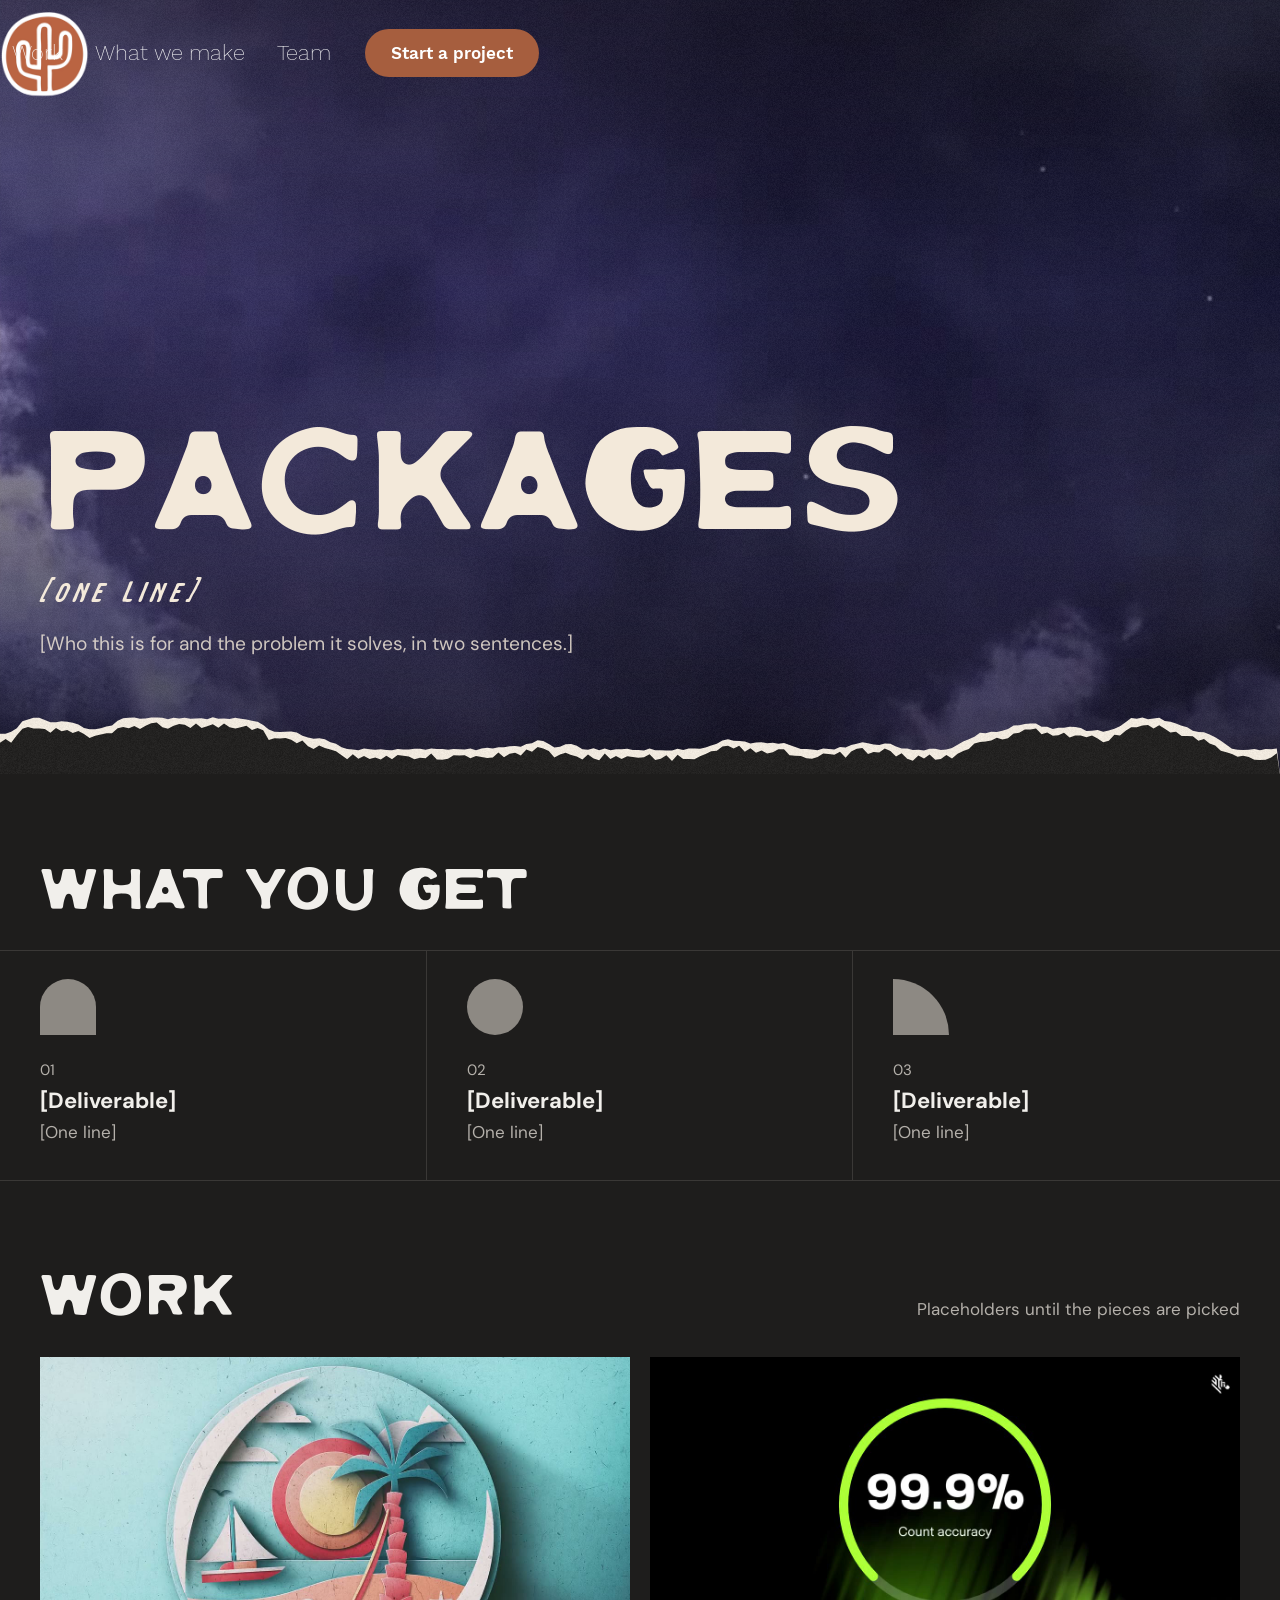
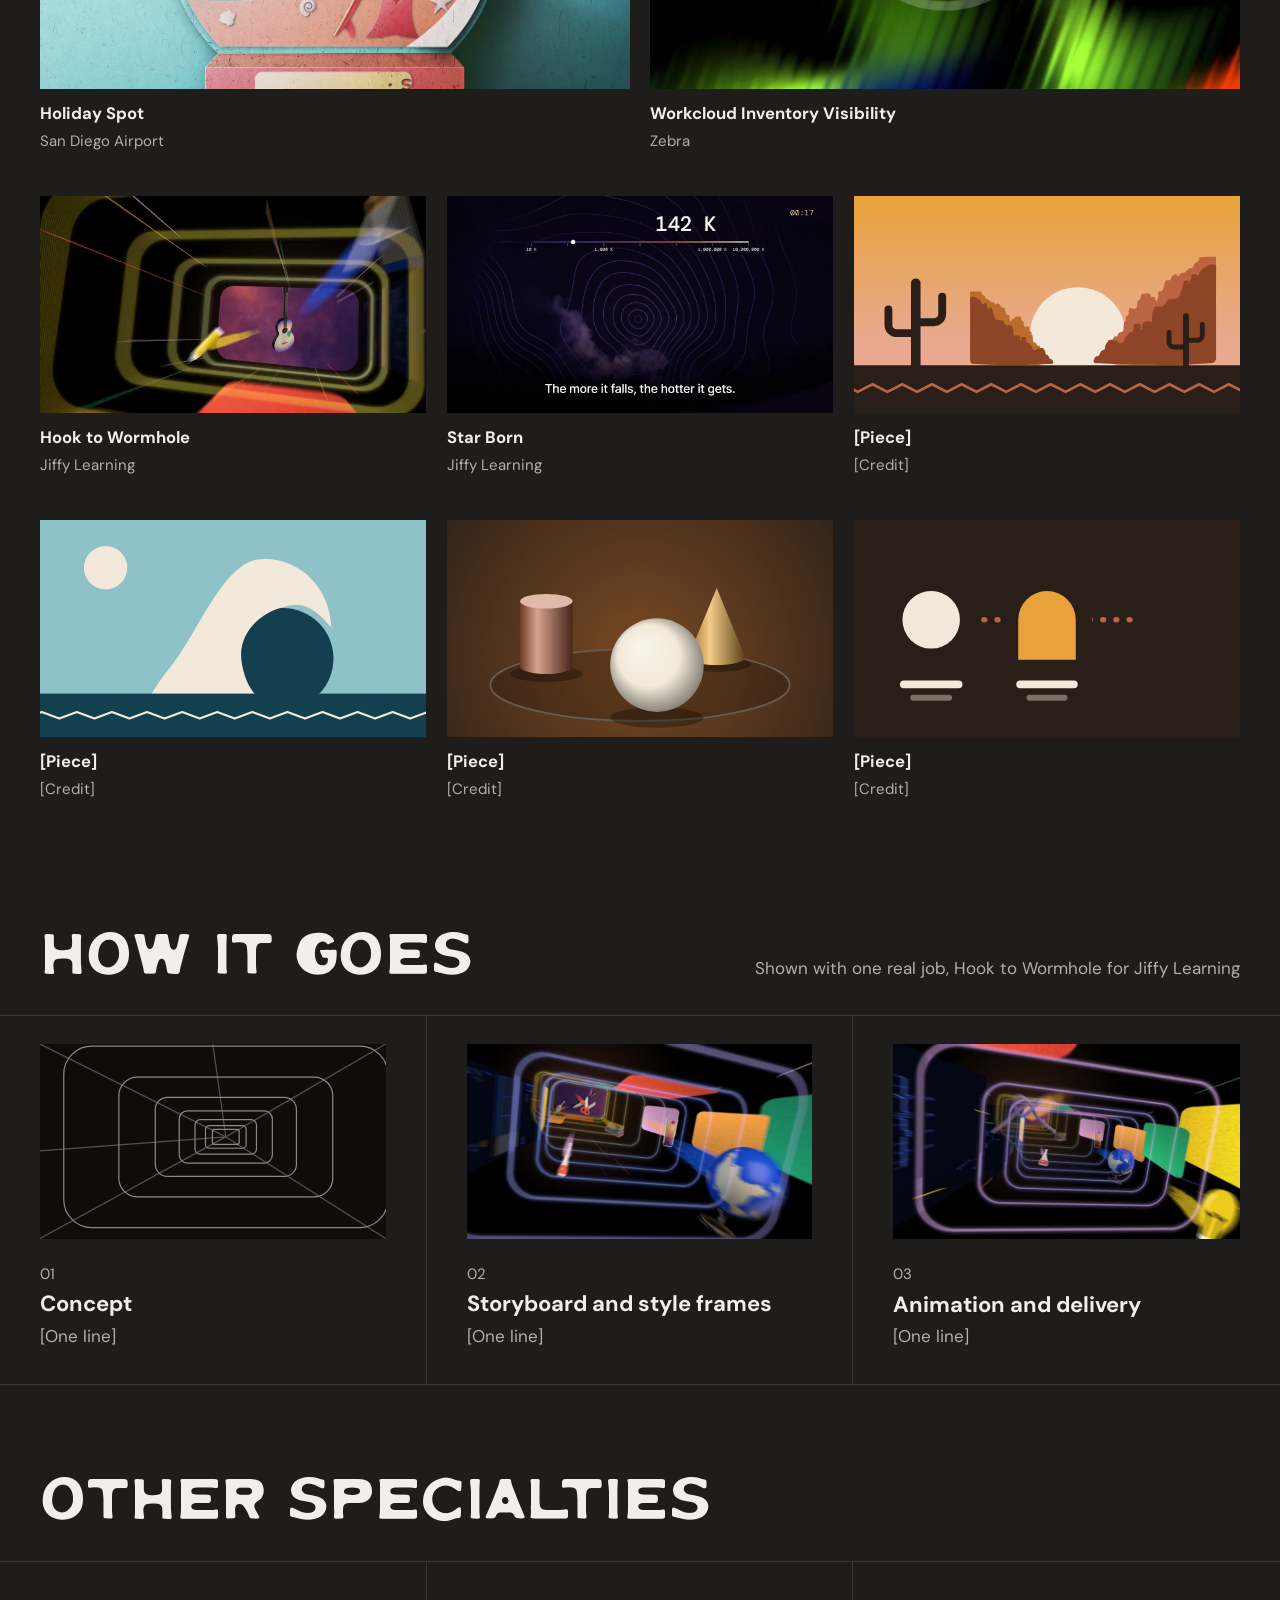
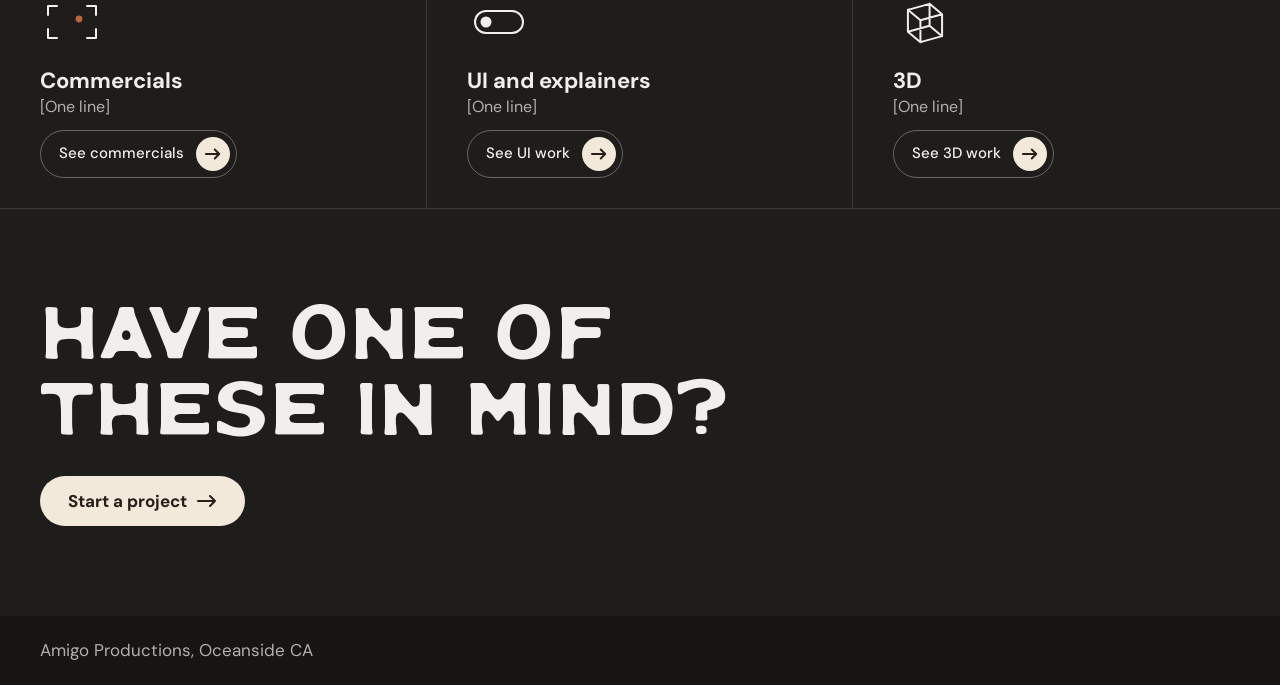
<file: a/packages/index.html>
<!doctype html>
<html lang="en">
<head>
<meta charset="utf-8">
<meta name="viewport" content="width=device-width,initial-scale=1,viewport-fit=cover">
<meta name="robots" content="noindex">
<title>Packages · Amigo Animation</title>
<link rel="stylesheet" href="https://fonts.googleapis.com/css2?family=DM+Sans:wght@400;500;700&display=swap">
<link rel="stylesheet" href="../shared/site.css?v=1795818542">
<style>
/* signature: one plan card. Drag the days and the month fills with kit tiles in Amigo color. */
.plan{padding-top:clamp(28px,4vw,64px);padding-bottom:clamp(28px,4vw,64px);display:flex;justify-content:center}
.card{position:relative;width:100%;max-width:1120px;display:grid;grid-template-columns:minmax(0,5fr) minmax(0,6fr);background:var(--raise);border-radius:26px;
  -webkit-mask:radial-gradient(circle 17px at 45.4545% 0,#0000 98%,#000) top/100% 51% no-repeat,radial-gradient(circle 17px at 45.4545% 100%,#0000 98%,#000) bottom/100% 51% no-repeat;
  mask:radial-gradient(circle 17px at 45.4545% 0,#0000 98%,#000) top/100% 51% no-repeat,radial-gradient(circle 17px at 45.4545% 100%,#0000 98%,#000) bottom/100% 51% no-repeat}
.cl{padding:clamp(24px,3.2vw,44px);display:flex;flex-direction:column;gap:18px;min-width:0;border-right:2px dashed #4A4845}
.cl .el{color:var(--dim)}
.cl h3{font-size:clamp(34px,4.2vw,60px)}
.price{display:flex;align-items:baseline;gap:10px;margin:0}
.price b{font:400 clamp(44px,5.4vw,78px)/1 Oaxaca,Impact,sans-serif;letter-spacing:.015em;color:var(--cream)}
.price span{color:var(--dim)}
.days{display:flex;flex-direction:column;gap:10px;margin-top:6px}
.days label{display:flex;justify-content:space-between;align-items:baseline;font-weight:500}
.days output{font:400 30px/1 Oaxaca,Impact,sans-serif;color:var(--cream);min-width:2ch;text-align:right}
input[type=range]{-webkit-appearance:none;appearance:none;width:100%;height:44px;margin:0;background:transparent;cursor:pointer;--f:20%}
input[type=range]::-webkit-slider-runnable-track{height:10px;border-radius:99px;background:linear-gradient(90deg,var(--terra) var(--f),#4A4845 var(--f))}
input[type=range]::-moz-range-track{height:10px;border-radius:99px;background:linear-gradient(90deg,var(--terra) var(--f),#4A4845 var(--f))}
input[type=range]::-webkit-slider-thumb{-webkit-appearance:none;width:34px;height:34px;margin-top:-12px;border-radius:50%;background:var(--cream);border:0;transition:transform .35s var(--spring)}
input[type=range]::-moz-range-thumb{width:34px;height:34px;border-radius:50%;background:var(--cream);border:0}
input[type=range]:active::-webkit-slider-thumb{transform:scale(1.18)}
.inc{list-style:none;margin:0;padding:0;display:grid;gap:10px;color:var(--dim)}
.inc li{display:flex;align-items:center;gap:12px}
.inc li::before{content:"";flex:none;width:16px;height:16px;background:#6B6864;border-radius:8px 8px 0 0}
.inc li:nth-child(2)::before{border-radius:50%}.inc li:nth-child(3)::before{border-radius:0 100% 0 0}.inc li:nth-child(4)::before{border-radius:8px;height:8px}
.cl .btn{align-self:flex-start;margin-top:auto}
.cr{padding:clamp(24px,3.2vw,44px);display:flex;flex-direction:column;justify-content:center;gap:16px;min-width:0}
.cr .cap{display:flex;justify-content:space-between;gap:12px;color:var(--dim);flex-wrap:wrap}
.cr .cap b{color:var(--cream);font-weight:400}
.wk{display:grid;grid-template-columns:repeat(5,minmax(0,1fr));font-size:13px;color:var(--dim);text-align:center}
.month{display:grid;grid-template-columns:repeat(5,minmax(0,1fr));gap:3px}
.day{aspect-ratio:1;background:#242322;position:relative;overflow:hidden;transition:background .3s}
.day i{position:absolute;background:#34322F;transition:inset .55s var(--spring),border-radius .55s var(--spring),background .3s,transform .55s var(--spring)}
.day i{inset:38%;border-radius:50%}
.day.on{background:var(--b)}.day.on i{background:var(--f)}
.day.on.disc i{inset:14%;border-radius:50%}
.day.on.arch i{inset:14% 14% 0 14%;border-radius:999px 999px 0 0}
.day.on.cap i{inset:30% 10%;border-radius:999px}
.day.on.q1 i{inset:0;border-radius:0 0 100% 0}
.day.on.q3 i{inset:0;border-radius:100% 0 0 0}
.day.on.h1 i{inset:50% 0 0 0;border-radius:999px 999px 0 0}
@media(max-width:760px){.card{grid-template-columns:minmax(0,1fr);-webkit-mask:none;mask:none}.cl{border-right:0;border-bottom:2px dashed #4A4845}}
</style>
</head>
<body>
<div id="page"></div>
<script src="../shared/data.js?v=1795818542"></script>
<script src="../shared/kit.js?v=1795818542"></script>
<script src="../shared/viewer.js?v=1795818542"></script>
<script src="../shared/icons.js?v=1795818542"></script>
<script src="../shared/spec.js?v=1795818542"></script>
<script>
const KINDS=['disc','arch','q1','cap','q3','h1','arch','disc','q3','cap','h1','q1','disc','q3','arch','cap','q1','disc','h1','arch'];
const AM=[['#BA6441','#F3E9DA'],['#291F18','#BA6441'],['#F3E9DA','#291F18'],['#BB6C2A','#291F18'],['#8E4427','#F3E9DA']];
const S=Spec.build({key:'packages',title:'PACKAGES',seed:21,
  reel:[{k:'ui',p:0},{k:'desert',p:0},{k:'orb',p:1}],
  sigTitle:'The plan',sigNote:'One card, one monthly price',
  sig:`<div class="plan pad"><div class="card" id="card">
    <div class="cl"><span class="el">The monthly team</span><h3>ONE PLAN</h3>
      <p class="price"><b>[Price]</b><span>a month</span></p>
      <div class="days"><label for="dy">Animation days a month <output id="dn" for="dy">8</output></label><input id="dy" type="range" min="4" max="20" step="2" value="8"></div>
      <ul class="inc"><li>[What is included]</li><li>[What is included]</li><li>[What is included]</li><li>[What is included]</li></ul>
      <a class="btn" href="../main/index.html#start">Start a project</a></div>
    <div class="cr"><div class="cap el"><span>One month of the team</span><span><b id="dc">8</b> of 20 working days</span></div>
      <div class="wk" aria-hidden="true"><span>Mon</span><span>Tue</span><span>Wed</span><span>Thu</span><span>Fri</span></div>
      <div class="month" id="month" role="img" aria-label="A month of working days, filled for the days chosen">${KINDS.map((k,i)=>`<div class="day ${k}" style="--b:${AM[(i*2+Math.floor(i/5))%5][0]};--f:${AM[(i*2+Math.floor(i/5))%5][1]}"><i></i></div>`).join('')}</div></div>
  </div></div>`,
  workNote:'Placeholder picks and drawn stand-ins',work:[Kit.WORK.airport,Kit.WORK.zebra_inventory,Kit.WORK.jiffy_hook,{k:'kit',p:0},Kit.WORK.jiffy_starborn,{k:'orb',p:1}]});
if(!S.simple){/* the signature section only runs with ?v=full */
/* the days spread through the month, so 8 days reads as two a week, not the first eight */
const rng=S.$('#dy'),days=S.$$('.day'),ORDER=[0,7,14,16,3,10,12,19,5,8,1,18,11,4,15,6,13,2,17,9];
function fill(n,stagger){rng.style.setProperty('--f',((n-4)/16*100)+'%');S.$('#dn').textContent=n;S.$('#dc').textContent=n;
  ORDER.forEach((d,k)=>{const el=days[d],on=k<n;if(el.classList.contains('on')===on)return;el.style.transitionDelay=el.firstChild.style.transitionDelay=stagger?(k*45)+'ms':'0ms';el.classList.toggle('on',on)})}
rng.addEventListener('input',()=>fill(+rng.value,false));fill(0,false);
Kit.once(S.$('#card'),()=>fill(+rng.value,true),.4);
}
</script>
<script src="../shared/nav.js?v=1795818542"></script>
</body>
</html>
</file>
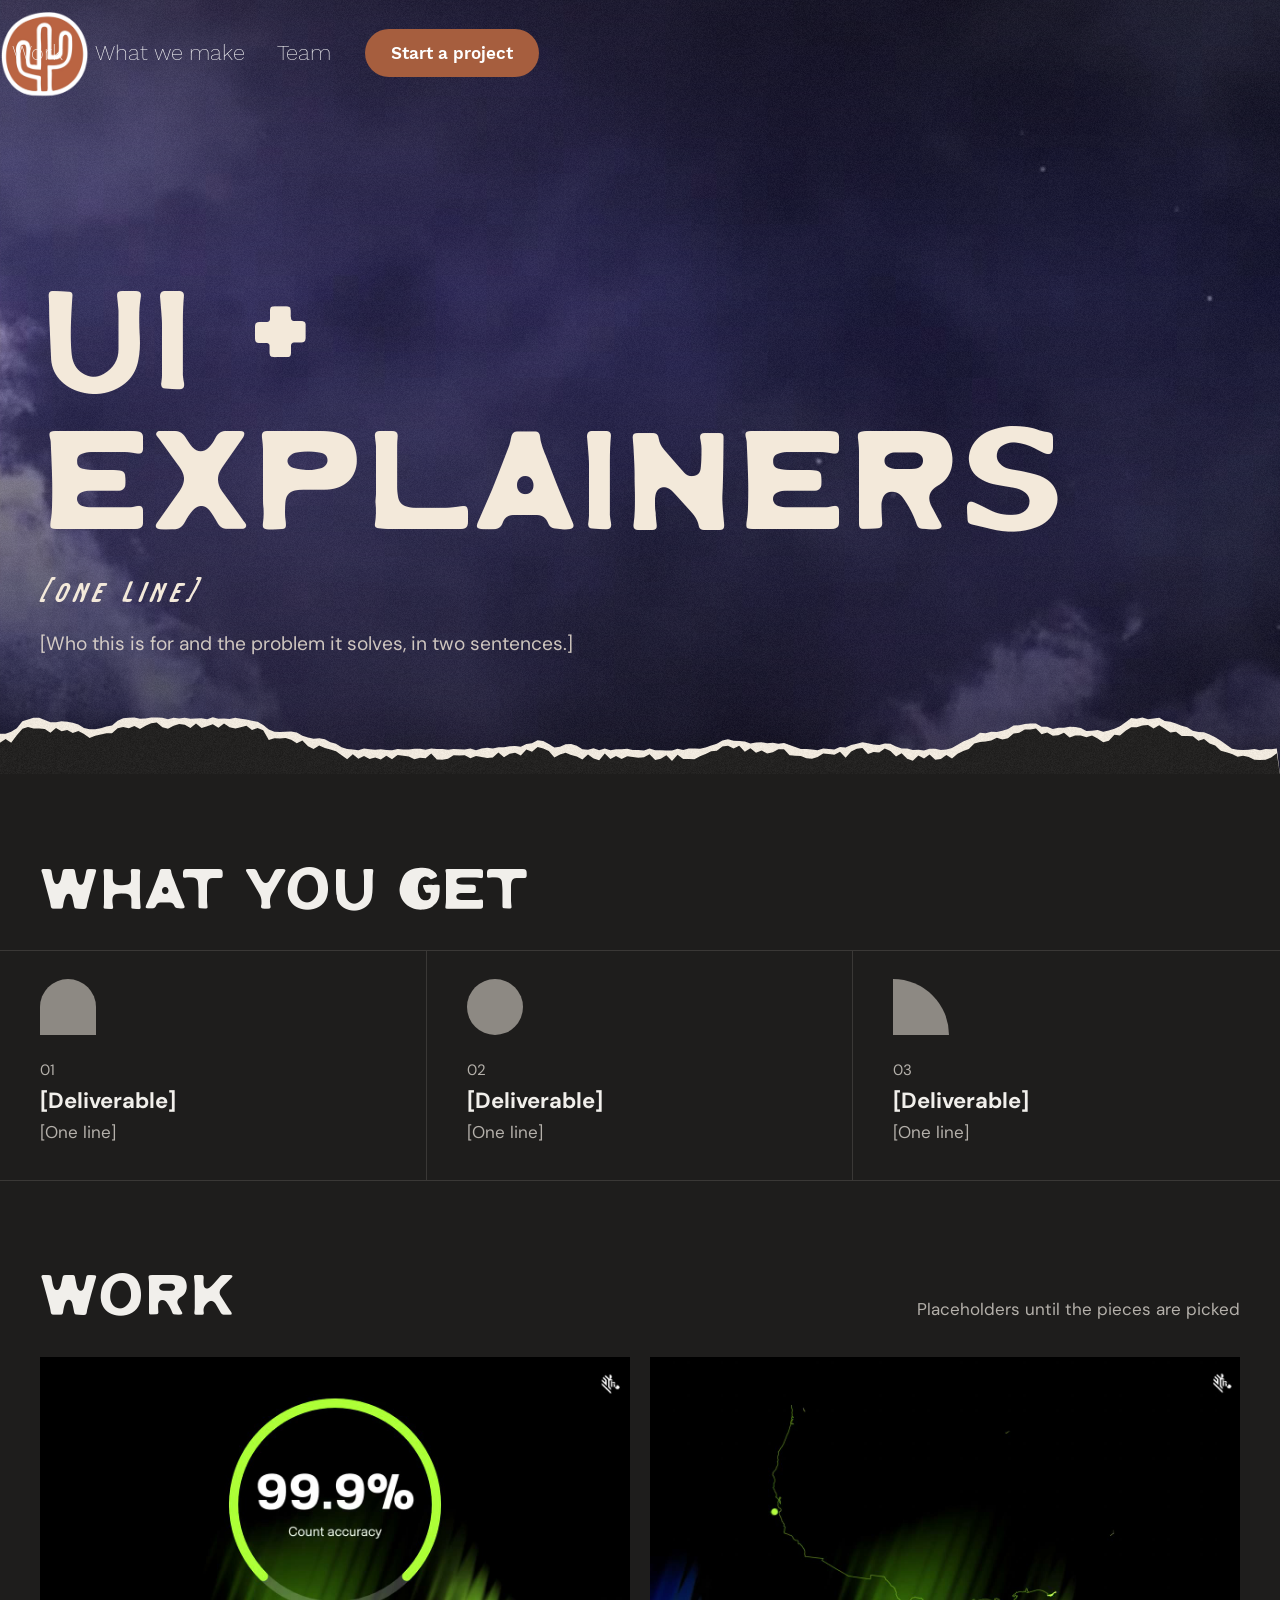
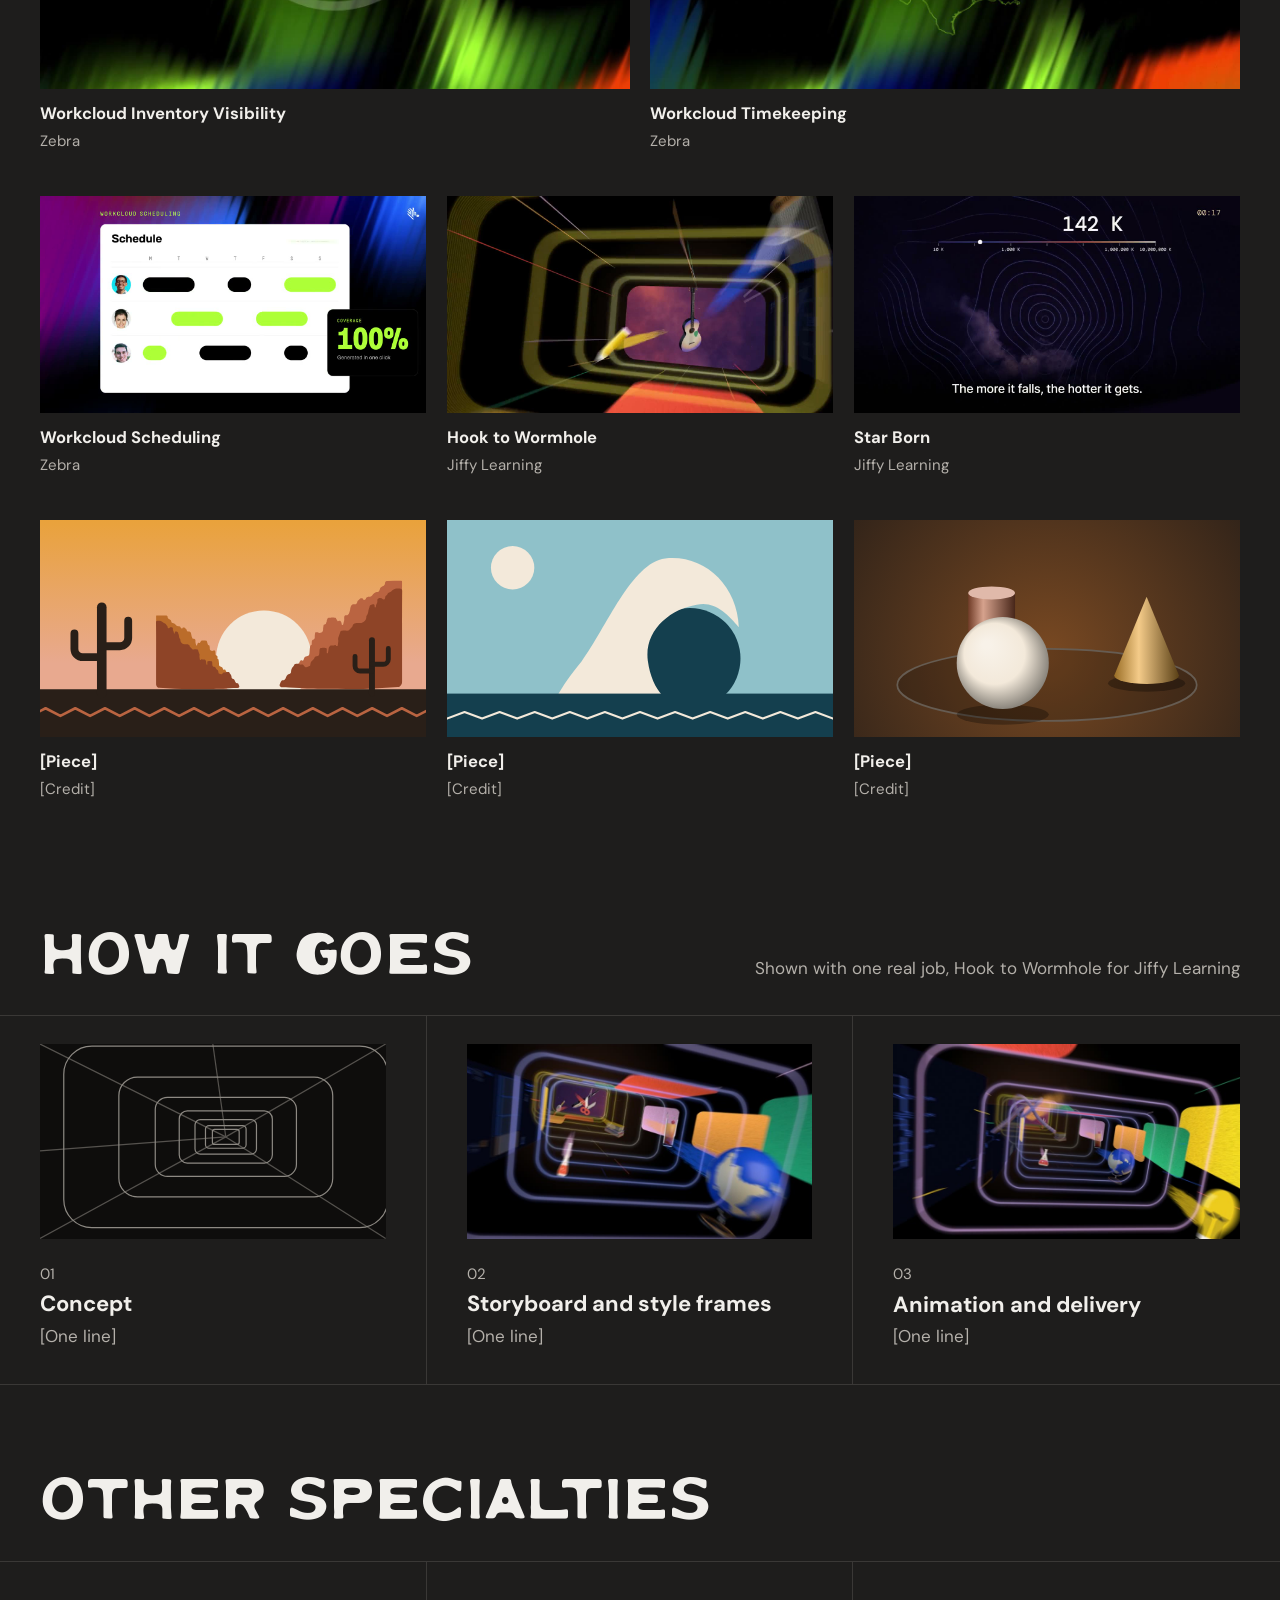
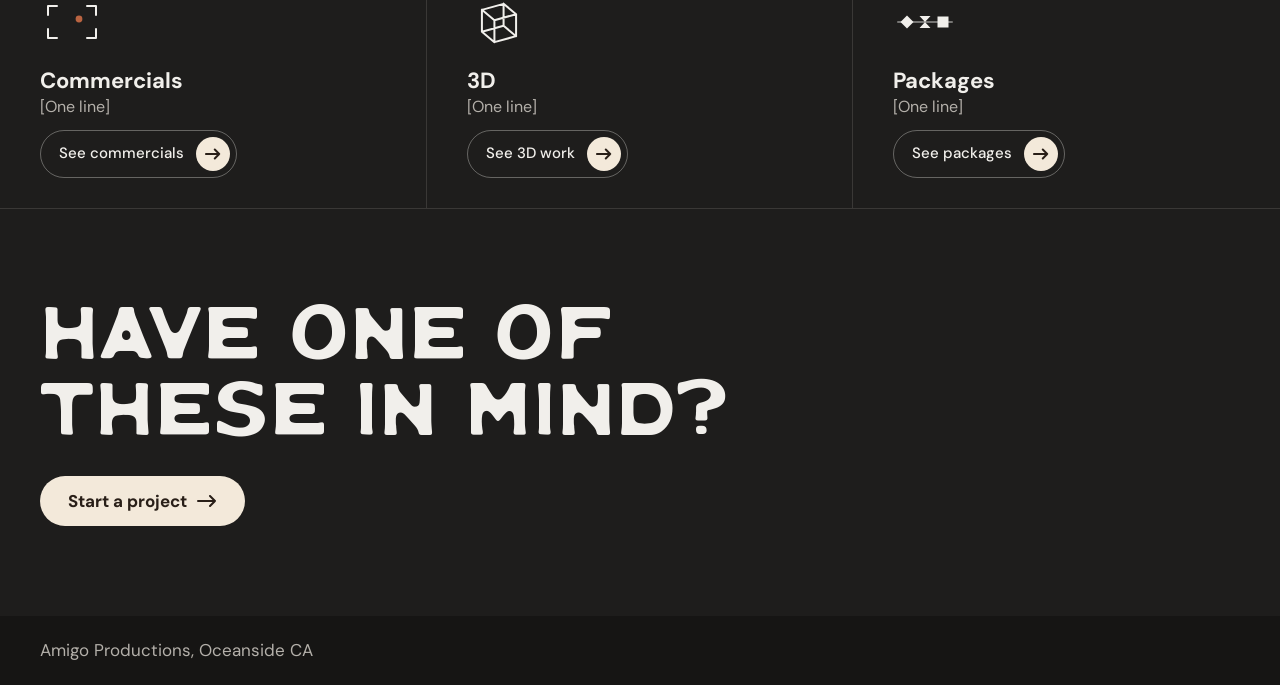
<file: a/ui/index.html>
<!doctype html>
<html lang="en">
<head>
<meta charset="utf-8">
<meta name="viewport" content="width=device-width,initial-scale=1,viewport-fit=cover">
<meta name="robots" content="noindex">
<title>UI and explainers · Amigo Animation</title>
<link rel="stylesheet" href="https://fonts.googleapis.com/css2?family=DM+Sans:wght@400;500;700&display=swap">
<link rel="stylesheet" href="../shared/site.css?v=1795818542">
<style>
/* signature: a drawn desktop. Dock icons open windows, each window plays one kind of UI film. Windows drag. */
.desk{position:relative;aspect-ratio:16/8.4;max-height:820px;width:100%;overflow:hidden;background:var(--raise);touch-action:pan-y;user-select:none;-webkit-user-select:none}
.wall{position:absolute;inset:0;pointer-events:none}
.wall i{position:absolute;background:#333130}
.wall .a{left:-6%;bottom:-18%;width:38%;aspect-ratio:1;border-radius:50%}
.wall .b{right:8%;top:14%;width:22%;aspect-ratio:1;border-radius:999px 999px 0 0;background:#302E2D}
.wall .c{right:-4%;bottom:-10%;width:30%;aspect-ratio:1;border-radius:100% 0 0 0;background:#363432}
.menu{position:absolute;left:0;right:0;top:0;height:38px;background:var(--deep);display:flex;align-items:center;gap:22px;padding:0 16px;font-size:14px;font-weight:500;z-index:5}
.menu b{font-weight:700}.menu span{color:var(--dim)}.menu .r{margin-left:auto}
.menu .m{width:22px;height:21px;display:block}.menu .m svg{width:100%;height:100%;display:block}
.win{position:absolute;background:var(--deep);border-radius:12px;overflow:hidden;box-shadow:0 18px 50px rgba(0,0,0,.45);display:none;will-change:transform}
.win.on{display:block}
.win .tb{height:36px;display:flex;align-items:center;gap:8px;padding:0 12px;cursor:grab;touch-action:none;background:#242322;font-size:14px;font-weight:500;color:var(--dim)}
.win .tb:active{cursor:grabbing}
.win .tb button{width:14px;height:14px;border-radius:50%;border:0;padding:0;background:#55524E;cursor:pointer;position:relative;transition:background .18s,transform .3s var(--spring)}
.win .tb button::after{content:"";position:absolute;inset:-12px}
.win .tb button:hover{background:var(--terra);transform:scale(1.25)}
.win .tb i{width:14px;height:14px;border-radius:50%;background:#3A3836}
.win .tb span{margin-left:8px}
.win.top .tb{background:#34322F;color:var(--ink)}
.win canvas,.win video{display:block;width:100%;aspect-ratio:16/10;object-fit:cover}
.dock{position:absolute;left:50%;bottom:14px;transform:translateX(-50%);display:flex;gap:10px;padding:10px;background:rgba(22,21,20,.9);border-radius:22px;z-index:9999}
.dock button{width:58px;height:58px;border-radius:14px;border:0;background:#34322F;cursor:pointer;display:flex;align-items:center;justify-content:center;position:relative;transition:transform .4s var(--spring),background .2s}
.dock button i{display:block;width:30px;height:30px;background:#8D8983;transition:border-radius .5s var(--spring),transform .5s var(--spring),background .2s}
.dock button:hover{transform:translateY(-8px) scale(1.08);background:var(--terra)}.dock button:hover i{background:var(--cream)}
.dock button::after{content:"";position:absolute;bottom:-7px;left:50%;width:5px;height:5px;margin-left:-2.5px;border-radius:50%;background:var(--cream);opacity:0;transition:opacity .2s}
.dock button.on::after{opacity:1}
.dock .i0{border-radius:15px 15px 0 0}.dock button.on .i0{border-radius:15px}
.dock .i1{border-radius:15px;height:15px!important}.dock button.on .i1{height:30px!important;border-radius:0 0 100% 0}
.dock .i2{border-radius:50%}.dock button.on .i2{border-radius:0 15px 15px 15px;transform:rotate(90deg)}
.dock .i3{border-radius:0 100% 0 0}.dock button.on .i3{border-radius:15px 15px 0 0}
@media(max-width:760px){.desk{aspect-ratio:3/4.5}.menu span:not(.r){display:none}.dock button{width:50px;height:50px}.win .tb{height:34px}}

/* signature (default since 11-25): "Now playing". The films play one after another on one screen; the list
   beside it shows which one is on and how far along it is. Click a row to jump. Nothing to figure out. */
.np{display:grid;grid-template-columns:minmax(0,1fr) minmax(0,2.15fr);gap:clamp(18px,2.6vw,44px);align-items:center;padding:clamp(22px,3.4vw,56px) var(--gutr) clamp(26px,3.4vw,56px) var(--gut)}
.np ol{list-style:none;margin:0;padding:0;display:grid;gap:10px}
.np li button{all:unset;box-sizing:border-box;position:relative;overflow:hidden;display:grid;grid-template-columns:34px minmax(0,1fr) auto;column-gap:16px;row-gap:2px;align-items:center;width:100%;padding:18px 20px 21px;border-radius:14px;background:var(--raise);cursor:pointer;transition:background .25s,transform .45s var(--out)}
.np li button:hover{background:#34322F;transform:translateX(4px)}
.np li button:focus-visible{outline:2px solid var(--terra);outline-offset:3px}
.np li i{grid-row:1/3;display:block;width:30px;height:30px;background:#6E6A65;transition:border-radius .6s var(--spring),transform .6s var(--spring),background .25s,height .6s var(--spring)}
.np li b{font-weight:700;font-size:clamp(15px,1.25vw,19px);line-height:1.25;color:var(--dim);transition:color .25s}
.np li span{grid-column:2;font-size:14px;color:var(--dim);opacity:.8}
.np li em{grid-row:1/3;grid-column:3;font-style:normal;font-size:13px;font-weight:500;letter-spacing:.08em;color:var(--dim);opacity:.7}
.np li u{position:absolute;left:0;right:0;bottom:0;height:3px;background:var(--line);text-decoration:none;opacity:0;transition:opacity .25s}
.np li u::after{content:"";position:absolute;inset:0;background:var(--terra);transform-origin:0 50%;transform:scaleX(var(--p,0))}
.np li.on button{background:#34322F}
.np li.on b{color:var(--ink)}.np li.on i{background:var(--terra)}.np li.on u{opacity:1}.np li.on em{color:var(--cream);opacity:1}
.np .i0{border-radius:15px 15px 0 0}.np li.on .i0{border-radius:15px}
.np .i1{border-radius:15px;height:15px}.np li.on .i1{height:30px;border-radius:0 0 100% 0}
.np .i2{border-radius:50%}.np li.on .i2{border-radius:0 15px 15px 15px;transform:rotate(90deg)}
.np .i3{border-radius:0 100% 0 0}.np li.on .i3{border-radius:15px 15px 0 0}
.np .screen{background:#242322;border-radius:14px;overflow:hidden;box-shadow:0 22px 60px rgba(0,0,0,.5)}
.np .tb{height:40px;display:flex;align-items:center;gap:8px;padding:0 8px 0 14px;font-size:14px;font-weight:500;color:var(--ink)}
.np .tb>i{width:12px;height:12px;border-radius:50%;background:#3A3836}
.np .tb>span{margin-left:8px;white-space:nowrap;overflow:hidden;text-overflow:ellipsis}
.np .tb button{margin-left:auto;border:0;background:none;color:var(--dim);font:inherit;font-size:13px;padding:6px 10px;border-radius:8px;cursor:pointer;display:flex;align-items:center;gap:7px;transition:background .2s,color .2s}
.np .tb button:hover{background:#34322F;color:var(--ink)}
.np .tb button svg{width:11px;height:11px;display:block}
.np .stage{position:relative;aspect-ratio:16/9;background:#0E0D0C}
.np .stage video,.np .stage canvas{position:absolute;inset:0;width:100%;height:100%;object-fit:cover;opacity:0;transform:scale(1.035);transition:opacity .5s,transform .9s var(--out)}
.np .stage .on{opacity:1;transform:none}
@media(max-width:760px){.np{grid-template-columns:1fr}.np .screen{order:-1}.np ol{gap:8px}.np li button{padding:13px 14px 16px;column-gap:13px}.np li button:hover{transform:none}.np li i{width:24px;height:24px}.np .i1{height:12px}.np li.on .i1{height:24px}}
@media(prefers-reduced-motion:reduce){.np .stage video,.np .stage canvas,.np li i,.np li button{transition-duration:.2s;transform:none}}
</style>
</head>
<body>
<div id="page"></div>
<script src="../shared/data.js?v=1795818542"></script>
<script src="../shared/kit.js?v=1795818542"></script>
<script src="../shared/viewer.js?v=1795818542"></script>
<script src="../shared/icons.js?v=1795818542"></script>
<script src="../shared/spec.js?v=1795818542"></script>
<script>
const W=Kit.WORK,APPS=[['Workcloud Scheduling',W.zebra_scheduling],['Workcloud Inventory Visibility',W.zebra_inventory],['Hook to Wormhole',W.jiffy_hook],['Workcloud Timekeeping',W.zebra_timekeeping]];
/* ?sig=desk brings back the first idea (a drawn desktop with windows you drag). Austin, 11-25: nice idea,
   but people would not work out what to do. The default is now "Now playing", which runs by itself. */
const DESK=new URLSearchParams(location.search).get('sig')==='desk';
const pauseIcon='<svg viewBox="0 0 11 11" aria-hidden="true"><path fill="currentColor" d="M1 0h3v11H1zM7 0h3v11H7z"></path></svg>',playIcon='<svg viewBox="0 0 11 11" aria-hidden="true"><path fill="currentColor" d="M1.5 0l9 5.5-9 5.5z"></path></svg>';
const deskSig=`<div class="desk" id="desk"><div class="wall" aria-hidden="true"><i class="a"></i><i class="b"></i><i class="c"></i></div>
    <div class="menu"><span class="m" data-logo="22"></span><b>Amigo</b><span>File</span><span>Edit</span><span>View</span><span class="r">Placeholder picks</span></div>
    ${APPS.map((a,i)=>`<div class="win" data-i="${i}" role="group" aria-label="${a[0]} window"><div class="tb"><button type="button" aria-label="Close ${a[0]}"></button><i></i><i></i><span>${a[0]} · ${a[1].credit}</span></div><canvas></canvas></div>`).join('')}
    <div class="dock" role="toolbar" aria-label="Files">${APPS.map((a,i)=>`<button type="button" data-i="${i}" aria-label="Open ${a[0]}" aria-pressed="false"><i class="i${i}"></i></button>`).join('')}</div></div>`;
const playSig=`<div class="np" id="np">
    <ol>${APPS.map((a,i)=>`<li><button type="button" data-i="${i}" aria-label="Play ${a[0]}, ${a[1].credit}"><i class="i${i}"></i><b>${a[0]}</b><span>${a[1].credit}</span><em>0${i+1}</em><u></u></button></li>`).join('')}</ol>
    <div class="screen"><div class="tb"><i></i><i></i><i></i><span id="np-t"></span><button type="button" id="np-pp">${pauseIcon}<span>Pause</span></button></div>
      <div class="stage">${APPS.map(()=>'<canvas></canvas>').join('')}</div></div></div>`;
const S=Spec.build({key:'ui',title:'UI + EXPLAINERS',seed:9,
  reel:[{k:'ui',p:0},{k:'chart',p:0},{k:'flow',p:0}],
  sigTitle:DESK?'On the desktop':'Now playing',sigNote:DESK?'Open the files, drag them around':'Plays on its own. Pick one to jump.',
  sig:DESK?deskSig:playSig,
  workNote:'Placeholder picks, one drawn stand-in',work:[W.zebra_inventory,W.zebra_timekeeping,W.zebra_scheduling,W.jiffy_hook,W.jiffy_starborn,{k:'chart',p:0}]});
if(!S.simple){/* the signature section only runs with ?v=full */
if(DESK){
const desk=S.$('#desk'),wins=S.$$('.win'),icons=S.$$('.dock button'),arts=wins.map((w,i)=>Kit.media(w.querySelector('canvas'),APPS[i][1]));let z=10;
/* where each window sits, as shares of the desktop: [left, top, width] for wide and for phone */
const SPOT={wide:[[.05,.1,.42],[.52,.17,.4],[.24,.36,.33],[.6,.08,.33]],phone:[[.04,.07,.78],[.18,.25,.78],[.06,.44,.74],[.2,.14,.74]]};
function place(i){const w=wins[i],ph=desk.clientWidth<700,s=SPOT[ph?'phone':'wide'][i];w.style.width=(s[2]*100)+'%';w.style.left=(s[0]*100)+'%';w.style.top=(s[1]*100)+'%'}
function front(w){w.style.zIndex=++z;wins.forEach(x=>x.classList.toggle('top',x===w))}
function from(i){const a=icons[i].getBoundingClientRect(),b=wins[i].getBoundingClientRect();return `translate(${(a.left+a.width/2-b.left-b.width/2).toFixed(1)}px,${(a.top+a.height/2-b.top-b.height/2).toFixed(1)}px) scale(.06)`}
/* a window grows out of its dock icon and shrinks back into it */
function openWin(i){const w=wins[i];if(w.classList.contains('on')){front(w);return}place(i);w.classList.add('on');front(w);icons[i].classList.add('on');icons[i].setAttribute('aria-pressed','true');arts[i].size();arts[i].play();
  if(!Kit.still)w.animate([{transform:from(i),opacity:.2},{transform:'none',opacity:1}],{duration:520,easing:'cubic-bezier(.3,1.35,.5,1)'})}
function closeWin(i){const w=wins[i];if(!w.classList.contains('on'))return;icons[i].classList.remove('on');icons[i].setAttribute('aria-pressed','false');arts[i].pause();
  const done=()=>w.classList.remove('on','top');if(Kit.still)done();else w.animate([{transform:'none',opacity:1},{transform:from(i),opacity:.2}],{duration:300,easing:'cubic-bezier(.5,0,.8,.4)'}).onfinish=done}
icons.forEach((b,i)=>b.addEventListener('click',()=>wins[i].classList.contains('on')&&wins[i].classList.contains('top')?closeWin(i):openWin(i)));
wins.forEach((w,i)=>{w.querySelector('.tb button').addEventListener('click',e=>{e.stopPropagation();closeWin(i)});w.addEventListener('pointerdown',()=>front(w));
  const tb=w.querySelector('.tb');let d=null;
  tb.addEventListener('pointerdown',e=>{if(e.target.closest('button'))return;const r=w.getBoundingClientRect(),k=desk.getBoundingClientRect();d={x:e.clientX-r.left,y:e.clientY-r.top,k};tb.setPointerCapture(e.pointerId)});
  tb.addEventListener('pointermove',e=>{if(!d)return;const k=d.k,x=Kit.clamp(e.clientX-k.left-d.x,-w.offsetWidth*.6,k.width-w.offsetWidth*.4),y=Kit.clamp(e.clientY-k.top-d.y,38,k.height-60);w.style.left=x+'px';w.style.top=y+'px'});
  const up=()=>{d=null};tb.addEventListener('pointerup',up);tb.addEventListener('pointercancel',up)});
addEventListener('resize',()=>wins.forEach((w,i)=>{if(w.classList.contains('on'))place(i)}));
Kit.once(S.$('#sig'),()=>{openWin(0);setTimeout(()=>openWin(1),420);setTimeout(()=>openWin(2),840)},.35);
}else{
/* Now playing: one screen, the films run one after another; the list shows which is on and how far along. */
const rows=S.$$('#np li'),btns=S.$$('#np li button'),label=S.$('#np-t'),pp=S.$('#np-pp'),LEN=8500;
const arts=S.$$('#np .stage canvas').map((c,i)=>Kit.media(c,APPS[i][1]));
let cur=-1,paused=false,seen=false,t0=0,held=0;
arts.forEach((a,i)=>{if(a.v){a.v.loop=false;a.v.addEventListener('ended',()=>{if(cur===i&&!paused)show((i+1)%arts.length)})}});
function show(i){if(cur>=0){arts[cur].pause();arts[cur].el.classList.remove('on');rows[cur].classList.remove('on');btns[cur].removeAttribute('aria-current');rows[cur].style.setProperty('--p',0)}
  cur=i;const a=arts[i];if(a.v){try{a.v.currentTime=0}catch(e){}}else{a.size()}t0=performance.now();held=0;
  a.el.classList.add('on');rows[i].classList.add('on');btns[i].setAttribute('aria-current','true');label.textContent=APPS[i][0]+' · '+APPS[i][1].credit;if(!paused&&seen)a.play()}
function setPaused(v){paused=v;pp.innerHTML=(v?playIcon:pauseIcon)+`<span>${v?'Play':'Pause'}</span>`;pp.setAttribute('aria-pressed',v);if(cur<0)return;if(v){held=performance.now()-t0;arts[cur].pause()}else{t0=performance.now()-held;arts[cur].play()}}
btns.forEach((b,i)=>b.addEventListener('click',()=>{if(paused)setPaused(false);show(i)}));
pp.addEventListener('click',()=>setPaused(!paused));
/* progress line under the active row; a drawn stand-in (no video) runs on a timer instead */
(function tick(){if(cur>=0&&seen){const v=arts[cur].v;let p=0;if(v){p=v.duration?v.currentTime/v.duration:0}else if(!paused){p=(performance.now()-t0)/LEN;if(p>=1){show((cur+1)%arts.length);p=0}}else p=held/LEN;rows[cur].style.setProperty('--p',Math.min(1,p).toFixed(3))}requestAnimationFrame(tick)})();
show(0);if(Kit.still)setPaused(true);
Kit.once(S.$('#np'),()=>{seen=true;if(!paused)arts[cur].play()},.3);
}
}
</script>
<script src="../shared/nav.js?v=1795818542"></script>
</body>
</html>
</file>
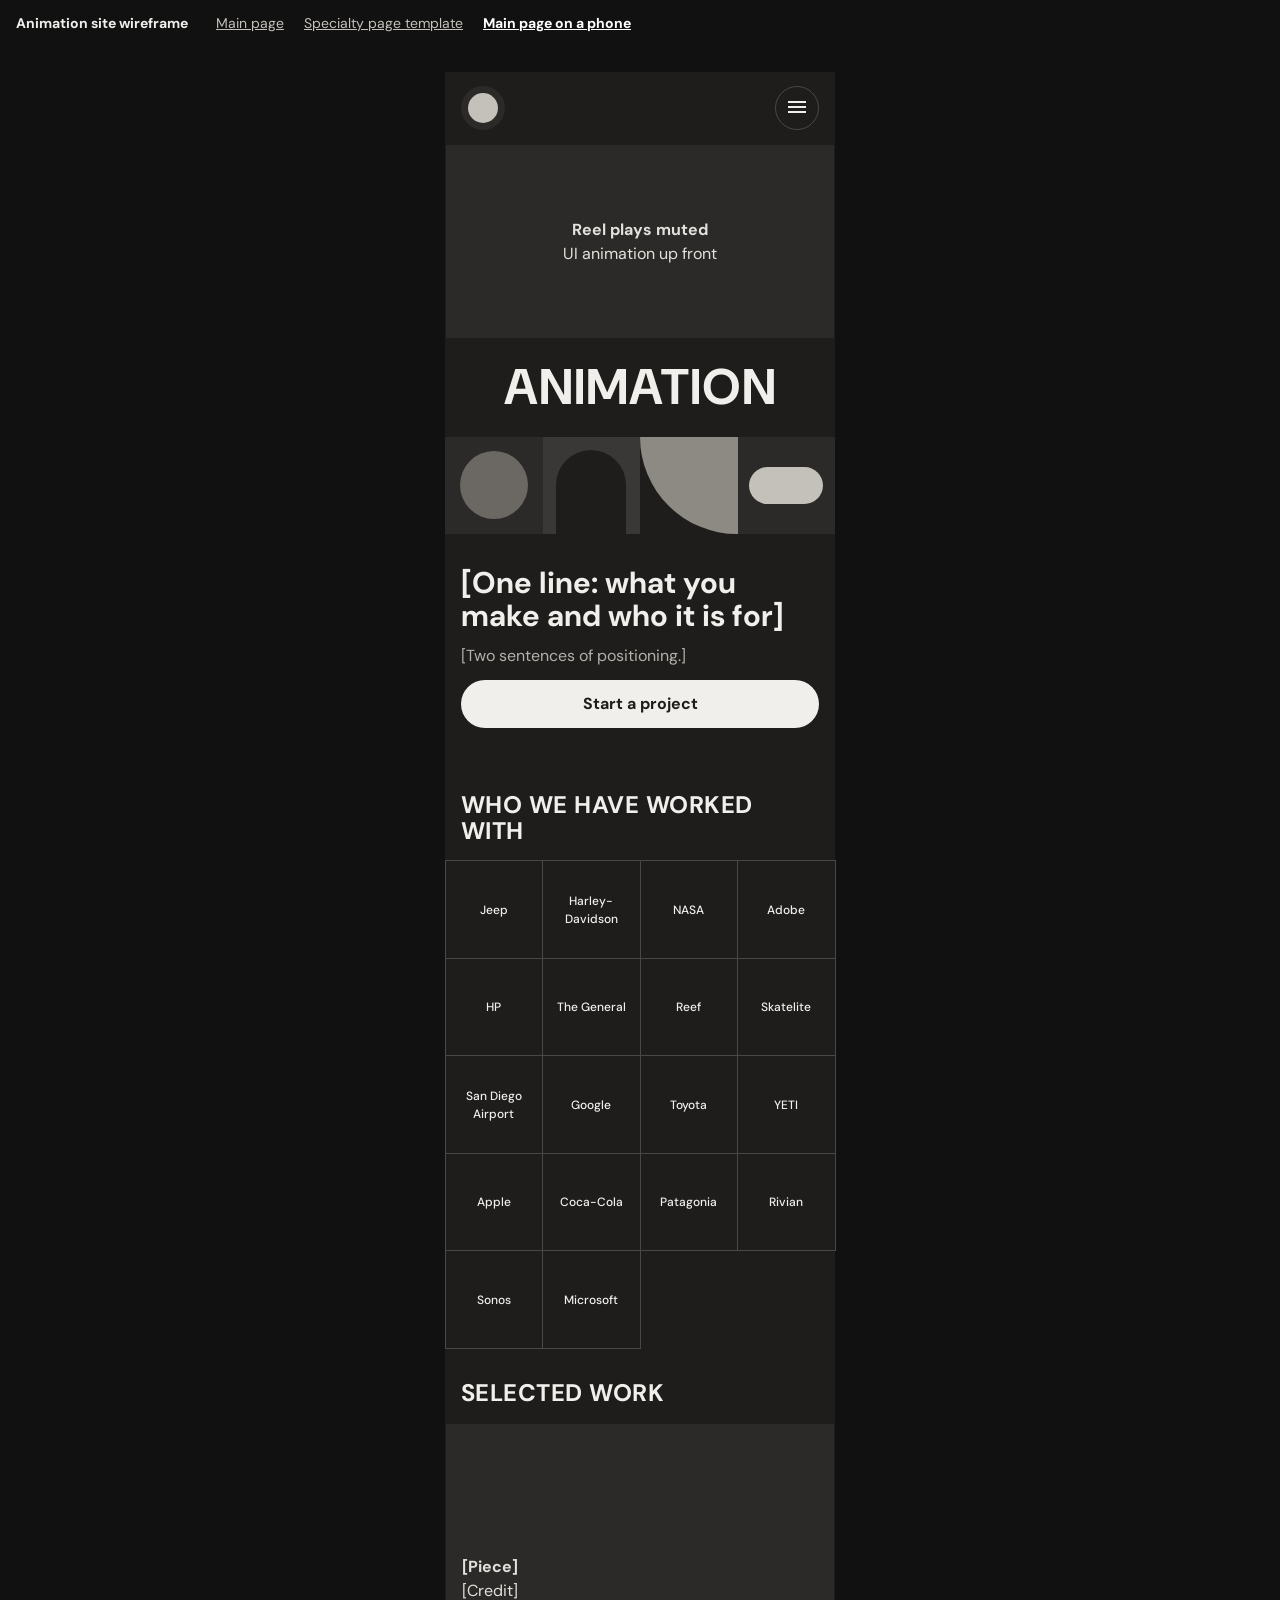
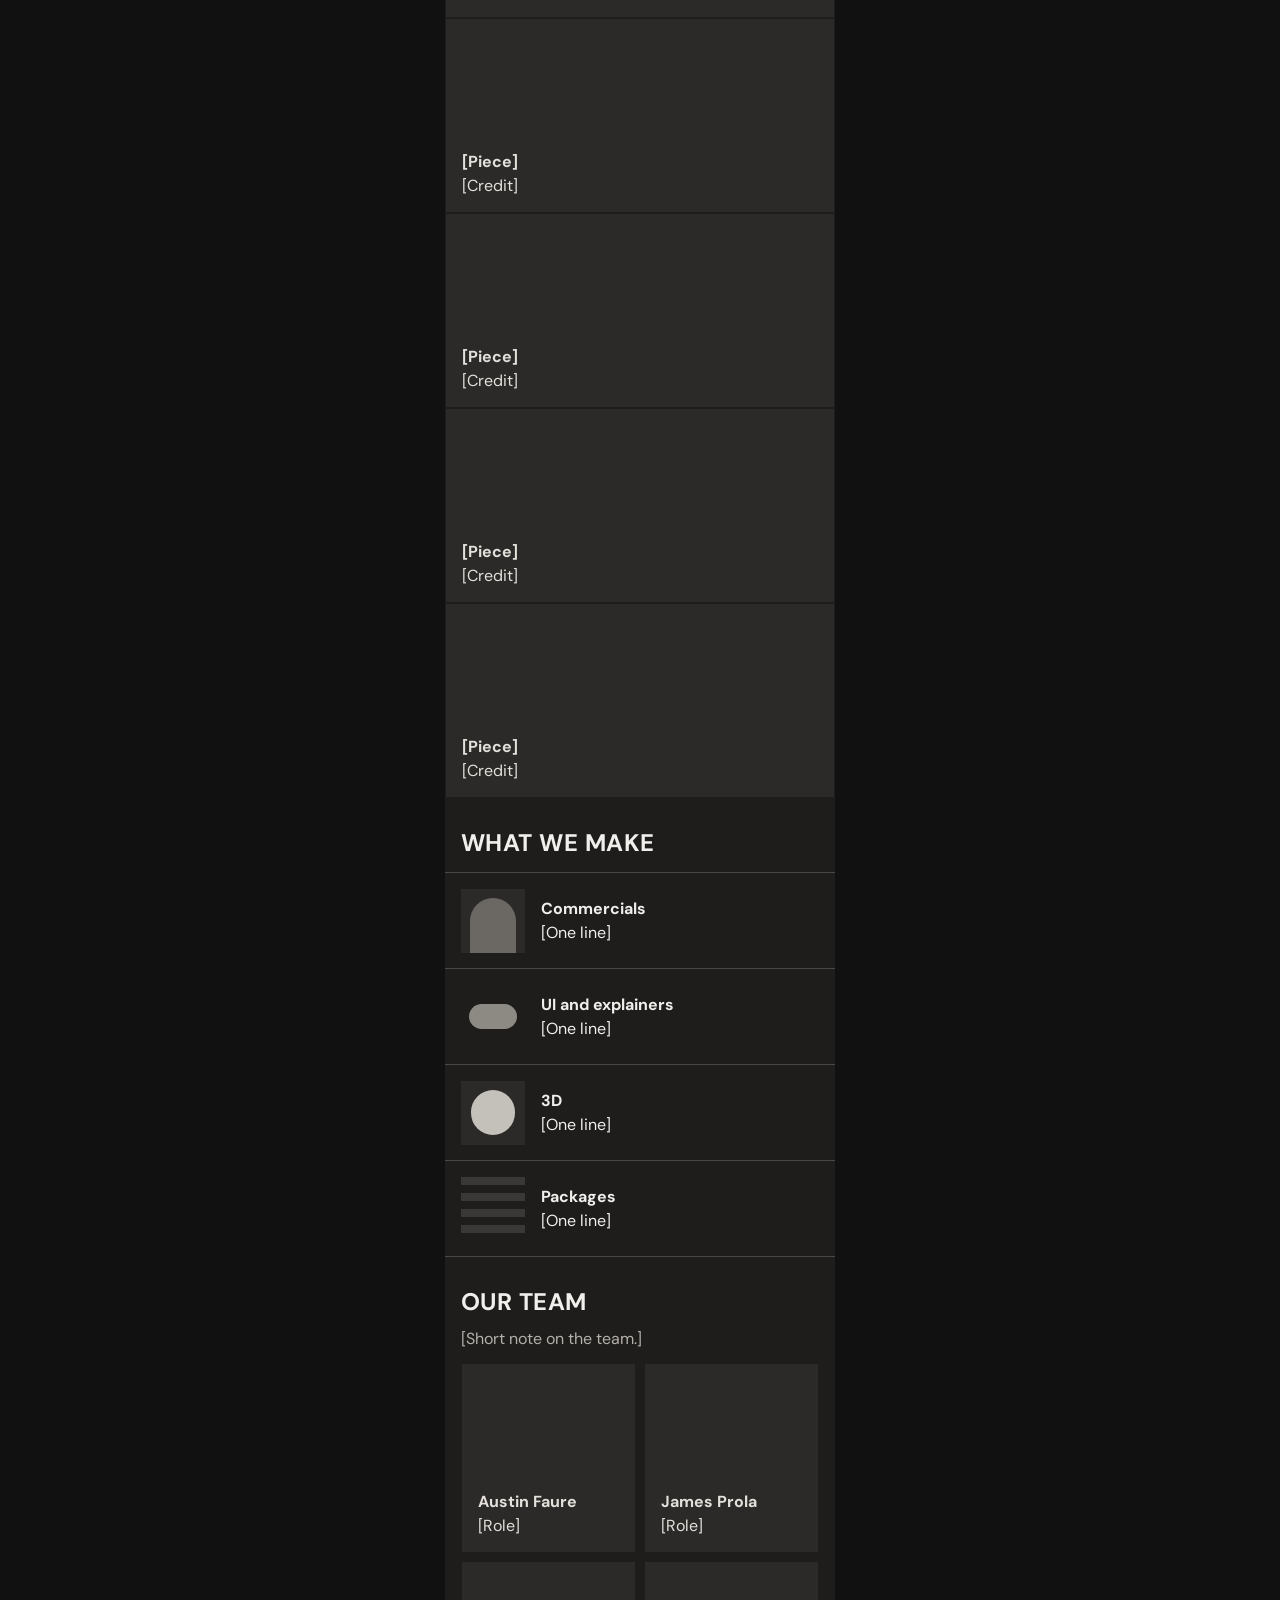
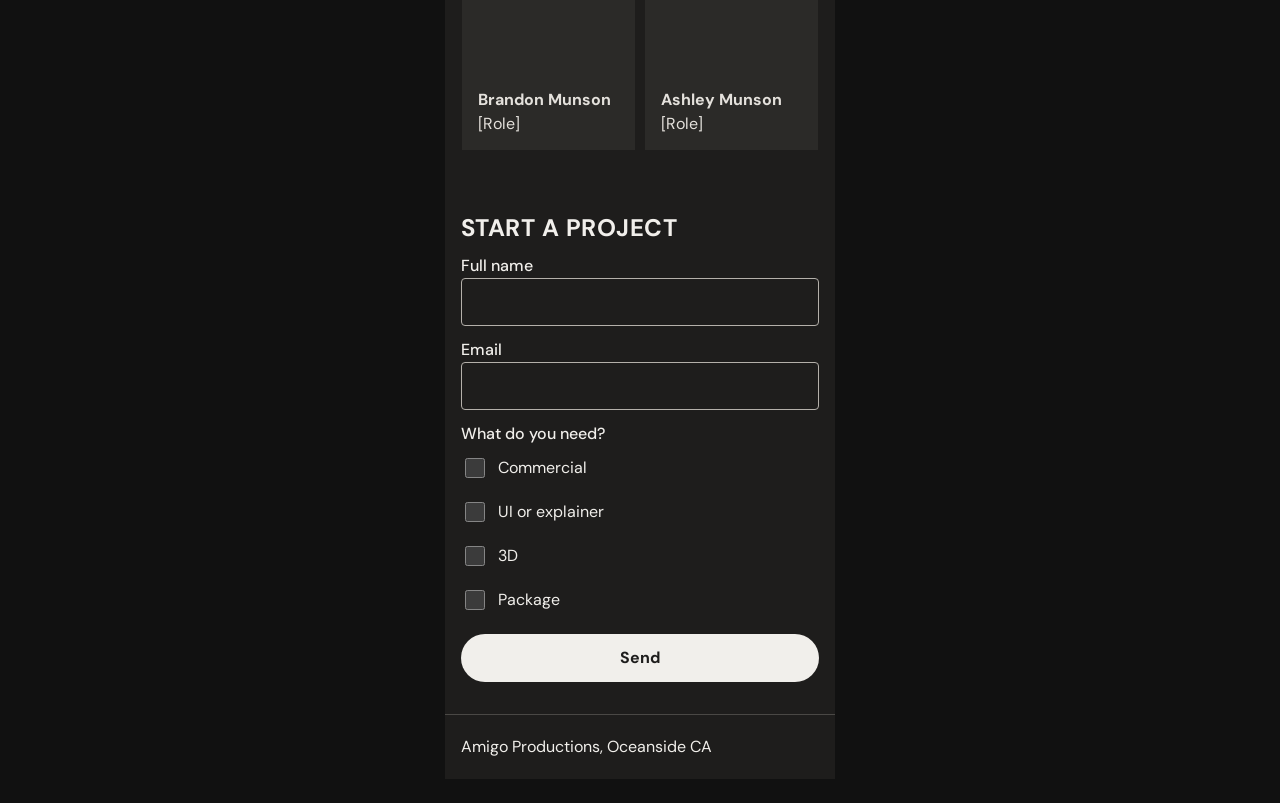
<file: phone.html>
<!doctype html>
<html lang="en">
<head>
<meta charset="utf-8">
<meta name="viewport" content="width=device-width,initial-scale=1">
<meta name="robots" content="noindex">
<title>Main page on a phone | Animation site wireframe</title>

<link rel="stylesheet" href="https://fonts.googleapis.com/css2?family=DM+Sans:wght@400;500;700&display=swap">
<style>
body{margin:0}
a{color:inherit}
.root{--bg:#FFFFFF;--ink:#26221E;--mute:#5F5A53;--line:#CFCAC3;--ph:#E6E2DC;--phink:#3A352F;--a1:#E6E2DC;--b1:#B9B3AA;--a2:#B9B3AA;--b2:#F1EEE9;--a3:#6F6A63;--b3:#E6E2DC;--a4:#F1EEE9;--b4:#6F6A63;background:var(--bg);color:var(--ink);font-family:"DM Sans",system-ui,sans-serif;font-size:16px;line-height:1.5}
.root.color{--bg:#F3E9DA;--ink:#291F18;--mute:#5C4A3C;--line:#BFAE98;--ph:#291F18;--phink:#F3E9DA;--a1:#BA6441;--b1:#F3E9DA;--a2:#291F18;--b2:#BA6441;--a3:#F3E9DA;--b3:#291F18;--a4:#BB6C2A;--b4:#291F18}
.root.dark{--bg:#1E1D1C;--ink:#F1EFEB;--mute:#B4B0AA;--line:#4A4845;--ph:#2B2A28;--phink:#E4E1DC;--a1:#2B2A28;--b1:#6B6864;--a2:#1E1D1C;--b2:#8D8983;--a3:#F1EFEB;--b3:#1E1D1C;--a4:#3A3836;--b4:#1E1D1C;color-scheme:dark}
.root.dark .p3{background:#2B2A28;--s:#C4C0BA}.root.dark .pt{background:#1E1D1C!important;color:#F1EFEB!important}
.g4{display:grid;grid-template-columns:repeat(4,minmax(0,1fr));grid-auto-rows:97.5px}
.t{position:relative;overflow:hidden}.t::before{content:"";position:absolute}
.p1{background:var(--a1);--s:var(--b1)}.p2{background:var(--a2);--s:var(--b2)}.p3{background:var(--a3);--s:var(--b3)}.p4{background:var(--a4);--s:var(--b4)}
.disc::before{inset:15%;border-radius:50%;background:var(--s)}
.arch::before{left:14%;right:14%;top:14%;bottom:0;border-radius:999px 999px 0 0;background:var(--s)}
.cap::before{left:12%;right:12%;top:31%;bottom:31%;border-radius:999px;background:var(--s)}
.q2::before{inset:0;border-radius:0 0 0 100%;background:var(--s)}
.stri::before{inset:0;background:repeating-linear-gradient(0deg,var(--s) 0 12.5%,transparent 12.5% 25%)}
.ph{background:var(--ph);color:var(--phink);display:flex;flex-direction:column;justify-content:flex-end;padding:14px 16px;box-sizing:border-box;border:1px solid var(--bg);grid-column:span 4;grid-row:span 2;text-decoration:none;min-width:0}
.logo{display:flex;align-items:center;justify-content:center;text-align:center;font-size:12px;font-weight:500;padding:6px;box-sizing:border-box;border:1px solid var(--line);margin:-.5px}
.sec{padding:32px 16px 16px}
h2{font-size:24px;line-height:1.1;margin:0;font-weight:700;text-transform:uppercase;letter-spacing:.02em}
.door{display:flex;gap:16px;align-items:center;padding:14px 16px;min-height:96px;box-sizing:border-box;text-decoration:none;border-top:1px solid var(--line)}
input[type=text],input[type=email]{width:100%;box-sizing:border-box;min-height:48px;padding:0 14px;border:1px solid var(--mute);background:transparent;color:var(--ink);font:inherit;border-radius:4px}
.btn{min-height:48px;padding:0 28px;border:0;border-radius:99px;background:var(--a3);color:var(--b3);font:inherit;font-weight:700;display:flex;align-items:center;justify-content:center;text-decoration:none;cursor:pointer}
.check{display:flex;align-items:center;gap:10px;min-height:44px}.check input{width:20px;height:20px}
</style>

<style>
html{background:#111}
.review{display:flex;flex-wrap:wrap;gap:6px 20px;align-items:center;padding:10px 16px;background:#111;color:#F1EFEB;font:14px/1.4 "DM Sans",system-ui,sans-serif}
.review strong{margin-right:8px}.review a{color:#C4C0BA;min-height:28px;display:inline-flex;align-items:center}.review a[aria-current]{color:#fff;font-weight:700}
</style><style>.frame{width:390px;max-width:100%;margin:24px auto}</style>
</head>
<body>
<nav class="review" aria-label="Wireframe pages"><strong>Animation site wireframe</strong><a href="index.html">Main page</a><a href="specialty.html">Specialty page template</a><a href="phone.html" aria-current=page>Main page on a phone</a></nav>
<div class="frame">
<div class="root dark" style="width: 390px">
  <header style="display: flex; justify-content: space-between; align-items: center; min-height: 72px; padding: 0 16px">
    <a href="#top" aria-label="Amigo home" style="display: block; width: 44px; height: 44px"><span class="t p3 disc" style="display: block; width: 44px; height: 44px; border-radius: 50%"></span></a>
    <button type="button" aria-label="Open menu" style="width: 44px; height: 44px; border: 1px solid var(--line); background: transparent; border-radius: 50%; color: var(--ink)"><svg width="18" height="12" viewBox="0 0 18 12" aria-hidden="true"><path d="M0 1h18M0 6h18M0 11h18" stroke="currentColor" stroke-width="2"></path></svg></button>
  </header>
  <div class="g4">
    <div class="ph" style="justify-content: center; align-items: center; text-align: center"><strong>Reel plays muted</strong><span>UI animation up front</span></div>
    <div class="pt" style="grid-column: span 4; background: var(--a3); color: var(--b3); display: flex; align-items: center; justify-content: center; font-weight: 700; font-size: 50px; letter-spacing: .02em">ANIMATION</div>
    <div class="t p1 disc"></div><div class="t p4 arch"></div><div class="t p2 q2"></div><div class="t p3 cap"></div>
  </div>
  <section style="padding: 32px 16px; display: flex; flex-direction: column; gap: 12px">
    <h1 style="margin: 0; font-size: 30px; line-height: 1.1">[One line: what you make and who it is for]</h1>
    <p style="margin: 0; color: var(--mute)">[Two sentences of positioning.]</p>
    <a class="btn" href="#start">Start a project</a>
  </section>
  <div class="sec"><h2>Who we have worked with</h2></div>
  <div class="g4"><div class="logo">Jeep</div><div class="logo">Harley-Davidson</div><div class="logo">NASA</div><div class="logo">Adobe</div><div class="logo">HP</div><div class="logo">The General</div><div class="logo">Reef</div><div class="logo">Skatelite</div><div class="logo">San Diego Airport</div><div class="logo">Google</div><div class="logo">Toyota</div><div class="logo">YETI</div><div class="logo">Apple</div><div class="logo">Coca-Cola</div><div class="logo">Patagonia</div><div class="logo">Rivian</div><div class="logo">Sonos</div><div class="logo">Microsoft</div></div>
  <div class="sec"><h2>Selected work</h2></div>
  <div class="g4">
    <a class="ph" href="#work"><strong>[Piece]</strong><span>[Credit]</span></a>
    <a class="ph" href="#work"><strong>[Piece]</strong><span>[Credit]</span></a>
    <a class="ph" href="#work"><strong>[Piece]</strong><span>[Credit]</span></a>
    <a class="ph" href="#work"><strong>[Piece]</strong><span>[Credit]</span></a>
    <a class="ph" href="#work"><strong>[Piece]</strong><span>[Credit]</span></a>
  </div>
  <div class="sec"><h2>What we make</h2></div>
  <a class="door" href="#d1"><span class="t p1 arch" style="display: block; width: 64px; height: 64px; flex: none"></span><span><strong>Commercials</strong><br>[One line]</span></a>
  <a class="door" href="#d2"><span class="t p2 cap" style="display: block; width: 64px; height: 64px; flex: none"></span><span><strong>UI and explainers</strong><br>[One line]</span></a>
  <a class="door" href="#d3"><span class="t p3 disc" style="display: block; width: 64px; height: 64px; flex: none"></span><span><strong>3D</strong><br>[One line]</span></a>
  <a class="door" href="#d4"><span class="t p4 stri" style="display: block; width: 64px; height: 64px; flex: none"></span><span><strong>Packages</strong><br>[One line]</span></a>
  <section style="padding: 32px 16px; display: flex; flex-direction: column; gap: 12px; border-top: 1px solid var(--line)">
    <h2>Our team</h2>
    <p style="margin: 0; color: var(--mute)">[Short note on the team.]</p>
    <div style="display: grid; grid-template-columns: repeat(2, minmax(0, 1fr)); gap: 8px">
      <div class="ph" style="height: 190px; grid-column: auto; grid-row: auto"><strong>Austin Faure</strong><span>[Role]</span></div>
      <div class="ph" style="height: 190px; grid-column: auto; grid-row: auto"><strong>James Prola</strong><span>[Role]</span></div>
      <div class="ph" style="height: 190px; grid-column: auto; grid-row: auto"><strong>Brandon Munson</strong><span>[Role]</span></div>
      <div class="ph" style="height: 190px; grid-column: auto; grid-row: auto"><strong>Ashley Munson</strong><span>[Role]</span></div>
    </div>
  </section>
  <form id="start" style="padding: 32px 16px; display: flex; flex-direction: column; gap: 12px">
    <h2>Start a project</h2>
    <div><label for="pfn" style="font-weight: 500">Full name</label><input id="pfn" type="text"></div>
    <div><label for="pem" style="font-weight: 500">Email</label><input id="pem" type="email"></div>
    <fieldset style="border: 0; padding: 0; margin: 0"><legend style="font-weight: 500; padding: 0">What do you need?</legend>
      <label class="check" for="pn1"><input id="pn1" type="checkbox">Commercial</label>
      <label class="check" for="pn2"><input id="pn2" type="checkbox">UI or explainer</label>
      <label class="check" for="pn3"><input id="pn3" type="checkbox">3D</label>
      <label class="check" for="pn4"><input id="pn4" type="checkbox">Package</label>
    </fieldset>
    <button class="btn" type="button">Send</button>
  </form>
  <footer style="padding: 20px 16px; border-top: 1px solid var(--line)">Amigo Productions, Oceanside CA</footer>
</div>
</div>
</body>
</html>
</file>
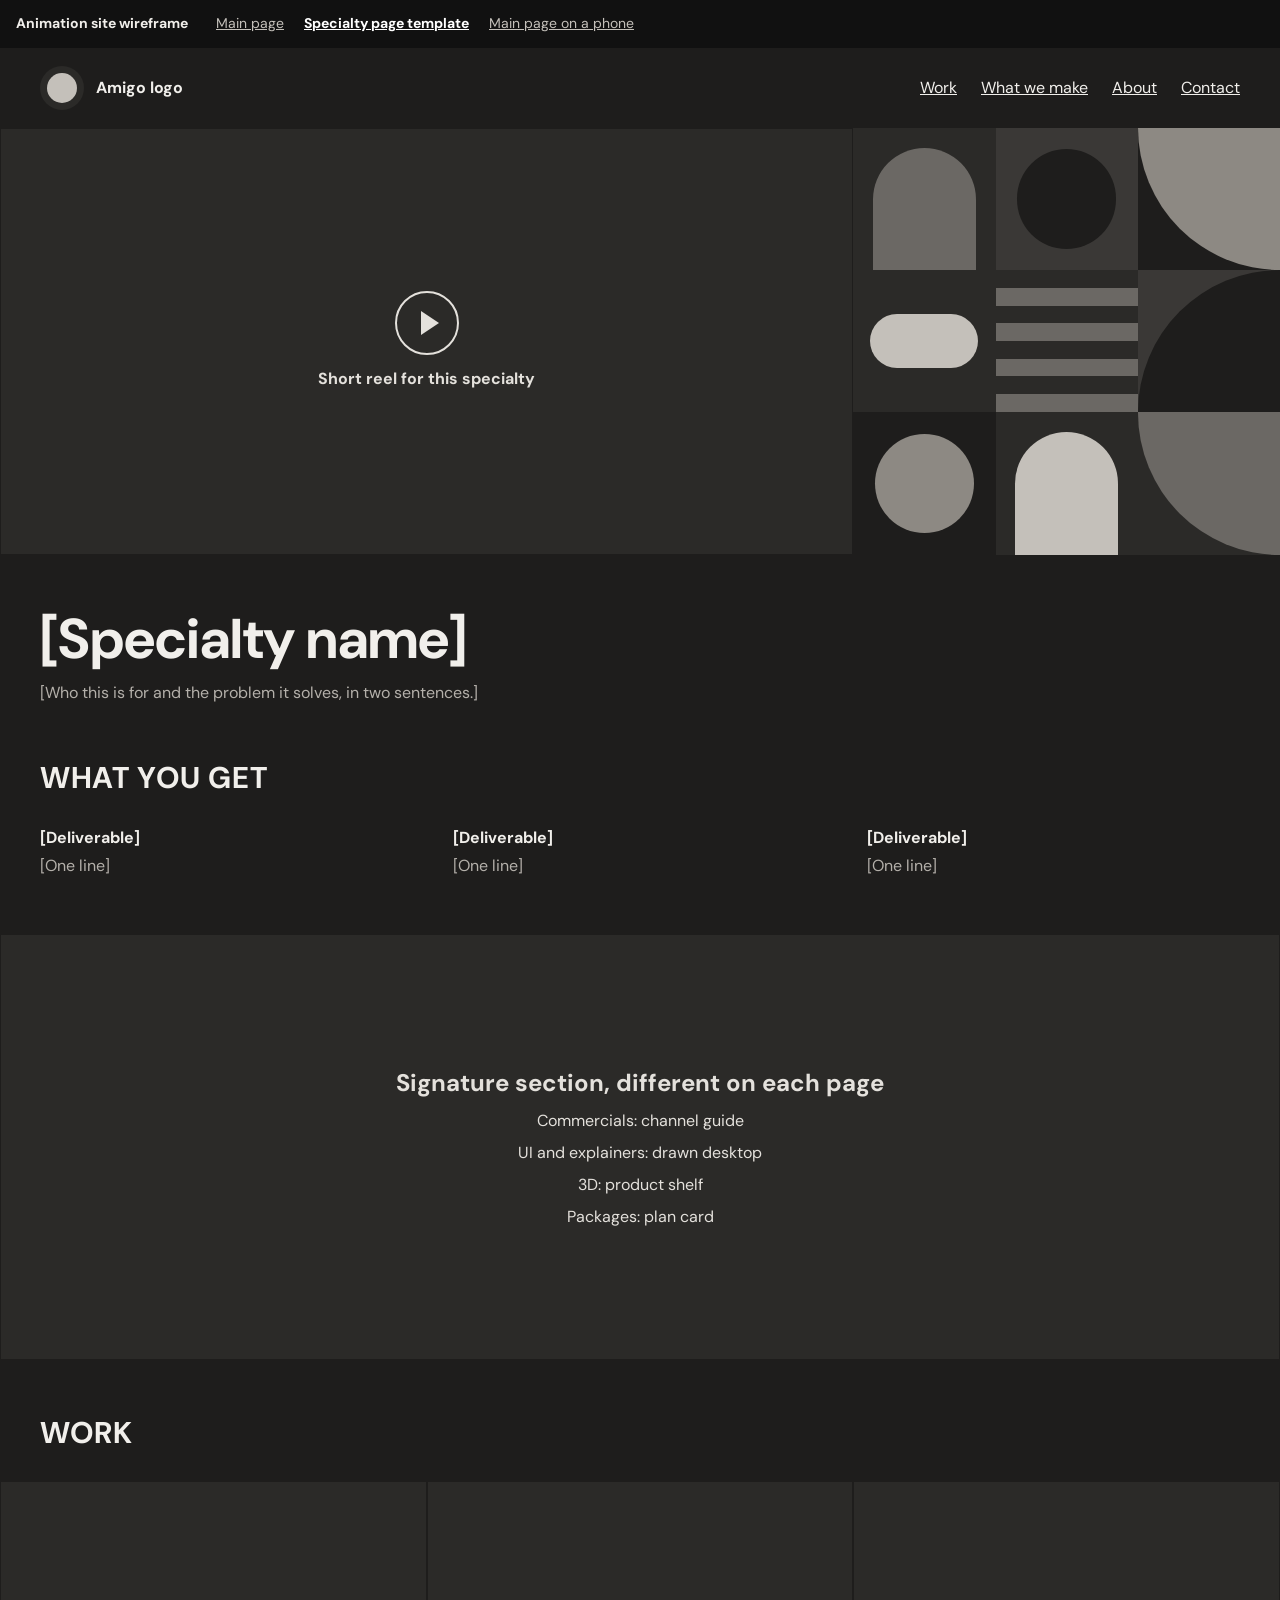
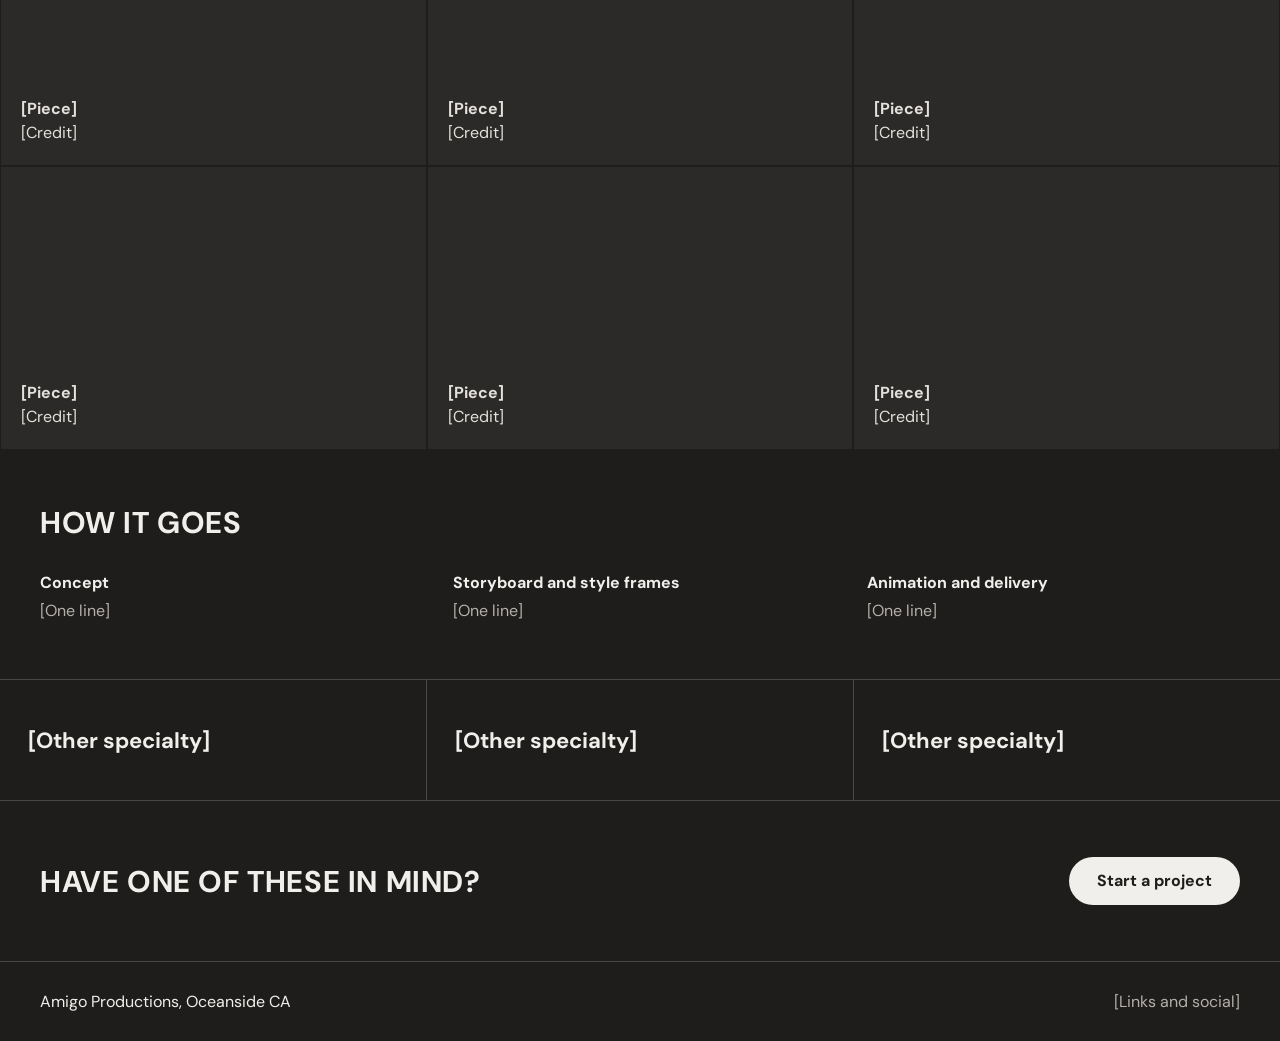
<file: specialty.html>
<!doctype html>
<html lang="en">
<head>
<meta charset="utf-8">
<meta name="viewport" content="width=device-width,initial-scale=1">
<meta name="robots" content="noindex">
<title>Specialty page template | Animation site wireframe</title>

<link rel="stylesheet" href="https://fonts.googleapis.com/css2?family=DM+Sans:wght@400;500;700&display=swap">
<style>
body{margin:0}
a{color:inherit}
.root{--bg:#FFFFFF;--ink:#26221E;--mute:#5F5A53;--line:#CFCAC3;--ph:#E6E2DC;--phink:#3A352F;--a1:#E6E2DC;--b1:#B9B3AA;--a2:#B9B3AA;--b2:#F1EEE9;--a3:#6F6A63;--b3:#E6E2DC;--a4:#F1EEE9;--b4:#6F6A63;background:var(--bg);color:var(--ink);font-family:"DM Sans",system-ui,sans-serif;font-size:16px;line-height:1.5}
.root.color{--bg:#F3E9DA;--ink:#291F18;--mute:#5C4A3C;--line:#BFAE98;--ph:#291F18;--phink:#F3E9DA;--a1:#BA6441;--b1:#F3E9DA;--a2:#291F18;--b2:#BA6441;--a3:#F3E9DA;--b3:#291F18;--a4:#BB6C2A;--b4:#291F18}
.g9{display:grid;grid-template-columns:repeat(9,minmax(0,1fr));grid-auto-rows:calc(100vw / 9)}
.t{position:relative;overflow:hidden}.t::before{content:"";position:absolute}
.p1{background:var(--a1);--s:var(--b1)}.p2{background:var(--a2);--s:var(--b2)}.p3{background:var(--a3);--s:var(--b3)}.p4{background:var(--a4);--s:var(--b4)}
.disc::before{inset:15%;border-radius:50%;background:var(--s)}
.arch::before{left:14%;right:14%;top:14%;bottom:0;border-radius:999px 999px 0 0;background:var(--s)}
.cap::before{left:12%;right:12%;top:31%;bottom:31%;border-radius:999px;background:var(--s)}
.q2::before{inset:0;border-radius:0 0 0 100%;background:var(--s)}
.q3::before{inset:0;border-radius:100% 0 0 0;background:var(--s)}
.stri::before{inset:0;background:repeating-linear-gradient(0deg,var(--s) 0 12.5%,transparent 12.5% 25%)}
.ph{background:var(--ph);color:var(--phink);display:flex;flex-direction:column;justify-content:flex-end;padding:20px;box-sizing:border-box;border:1px solid var(--bg);text-decoration:none;min-width:0}
.reel{grid-column:span 6;grid-row:span 3;justify-content:center;align-items:center;text-align:center}
.s3{grid-column:span 3;grid-row:span 2}
.sec{padding:56px 40px 32px}
h2{font-size:30px;line-height:1.1;margin:0;font-weight:700;text-transform:uppercase;letter-spacing:.02em}
.c3{display:grid;grid-template-columns:repeat(3,minmax(0,1fr));gap:40px;padding:0 40px 56px}
.c3>div{min-width:0}
.btn{min-height:48px;padding:0 28px;border-radius:99px;background:var(--a3);color:var(--b3);font-weight:700;display:inline-flex;align-items:center;text-decoration:none}
.other{display:grid;grid-template-columns:repeat(3,minmax(0,1fr));gap:1px;background:var(--line);border-block:1px solid var(--line)}
.other a{background:var(--bg);padding:28px;min-height:120px;box-sizing:border-box;font-weight:700;font-size:22px;text-decoration:none;display:flex;align-items:center}
.other a:hover{background:var(--ph);color:var(--phink)}
.root.dark{--bg:#1E1D1C;--ink:#F1EFEB;--mute:#B4B0AA;--line:#4A4845;--ph:#2B2A28;--phink:#E4E1DC;--a1:#2B2A28;--b1:#6B6864;--a2:#1E1D1C;--b2:#8D8983;--a3:#F1EFEB;--b3:#1E1D1C;--a4:#3A3836;--b4:#1E1D1C;color-scheme:dark}
.root.dark .p3{background:#2B2A28;--s:#C4C0BA}.root.dark.hov a.ph:hover{background:#BA6441;color:#F3E9DA}
.root.hov .t,.root.hov a.ph,.root.hov .other a{transition:background-color .16s,color .16s}
.root.hov .t.p1:hover{background:#BA6441;--s:#F3E9DA}.root.hov .t.p2:hover{background:#291F18;--s:#BA6441}.root.hov .t.p3:hover{background:#F3E9DA;--s:#291F18}.root.hov .t.p4:hover{background:#BB6C2A;--s:#291F18}
.root.hov a.ph:hover{background:#291F18;color:#F3E9DA}
.root.hov .other a:hover{background:#BA6441;color:#F3E9DA}
@media(max-width:720px){
.g9{grid-template-columns:repeat(4,minmax(0,1fr));grid-auto-rows:calc(100vw / 4)}
.reel,.s3{grid-column:span 4;grid-row:span 2}section[aria-label="Specialty reel"]>.t:nth-child(10){display:none}.sig{grid-column:span 4!important;grid-row:span 4!important}
.c3,.other{grid-template-columns:minmax(0,1fr);gap:20px}.other{gap:1px}.c3{padding:0 16px 40px}.sec{padding:40px 16px 20px}.pad{padding-left:16px!important;padding-right:16px!important}
}
</style>

<style>
html{background:#111}
.review{display:flex;flex-wrap:wrap;gap:6px 20px;align-items:center;padding:10px 16px;background:#111;color:#F1EFEB;font:14px/1.4 "DM Sans",system-ui,sans-serif}
.review strong{margin-right:8px}.review a{color:#C4C0BA;min-height:28px;display:inline-flex;align-items:center}.review a[aria-current]{color:#fff;font-weight:700}
</style>
</head>
<body>
<nav class="review" aria-label="Wireframe pages"><strong>Animation site wireframe</strong><a href="index.html">Main page</a><a href="specialty.html" aria-current=page>Specialty page template</a><a href="phone.html">Main page on a phone</a></nav>

<div class="root dark hov">
  <header class="pad" style="display: flex; justify-content: space-between; align-items: center; gap: 24px; min-height: 80px; padding: 0 40px; flex-wrap: wrap">
    <a href="index.html" style="display: flex; align-items: center; gap: 12px; text-decoration: none; font-weight: 700"><span class="t p3 disc" style="width: 44px; height: 44px; border-radius: 50%; display: block"></span>Amigo logo</a>
    <nav aria-label="Main" style="display: flex; gap: 24px; flex-wrap: wrap"><a href="index.html#work">Work</a><a href="index.html#doors">What we make</a><a href="index.html#about">About</a><a href="index.html#start">Contact</a></nav>
  </header>

  <section class="g9" aria-label="Specialty reel">
    <div class="ph reel"><svg width="64" height="64" viewBox="0 0 64 64" aria-hidden="true"><circle cx="32" cy="32" r="31" fill="none" stroke="currentColor" stroke-width="2"></circle><path d="M26 20l18 12-18 12z" fill="currentColor"></path></svg><strong style="margin-top: 12px">Short reel for this specialty</strong></div>
    <div class="t p1 arch"></div><div class="t p4 disc"></div><div class="t p2 q2"></div>
    <div class="t p3 cap"></div><div class="t p1 stri"></div><div class="t p4 q3"></div>
    <div class="t p2 disc"></div><div class="t p3 arch"></div><div class="t p1 q2"></div>
  </section>

  <section class="pad" style="padding: 56px 40px; display: flex; flex-direction: column; gap: 14px; align-items: flex-start">
    <h1 style="margin: 0; font-size: 56px; line-height: 1; font-weight: 700">[Specialty name]</h1>
    <p style="margin: 0; max-width: 60ch; color: var(--mute)">[Who this is for and the problem it solves, in two sentences.]</p>
  </section>

  <section aria-labelledby="m-h">
    <div class="sec" style="padding-top: 0"><h2 id="m-h">What you get</h2></div>
    <div class="c3">
      <div><strong>[Deliverable]</strong><p style="margin: 4px 0 0; color: var(--mute)">[One line]</p></div>
      <div><strong>[Deliverable]</strong><p style="margin: 4px 0 0; color: var(--mute)">[One line]</p></div>
      <div><strong>[Deliverable]</strong><p style="margin: 4px 0 0; color: var(--mute)">[One line]</p></div>
    </div>
  </section>

  <section class="g9" aria-label="Signature section">
    <div class="ph sig" style="grid-column: span 9; grid-row: span 3; justify-content: center; align-items: center; text-align: center; gap: 8px">
      <strong style="font-size: 24px">Signature section, different on each page</strong>
      <span>Commercials: channel guide</span>
      <span>UI and explainers: drawn desktop</span>
      <span>3D: product shelf</span>
      <span>Packages: plan card</span>
    </div>
  </section>

  <section aria-labelledby="w-h">
    <div class="sec"><h2 id="w-h">Work</h2></div>
    <div class="g9">
      <a class="ph s3" href="#w-h"><strong>[Piece]</strong><span>[Credit]</span></a>
      <a class="ph s3" href="#w-h"><strong>[Piece]</strong><span>[Credit]</span></a>
      <a class="ph s3" href="#w-h"><strong>[Piece]</strong><span>[Credit]</span></a>
      <a class="ph s3" href="#w-h"><strong>[Piece]</strong><span>[Credit]</span></a>
      <a class="ph s3" href="#w-h"><strong>[Piece]</strong><span>[Credit]</span></a>
      <a class="ph s3" href="#w-h"><strong>[Piece]</strong><span>[Credit]</span></a>
    </div>
  </section>

  <section aria-labelledby="h-h">
    <div class="sec"><h2 id="h-h">How it goes</h2></div>
    <div class="c3">
      <div><strong>Concept</strong><p style="margin: 4px 0 0; color: var(--mute)">[One line]</p></div>
      <div><strong>Storyboard and style frames</strong><p style="margin: 4px 0 0; color: var(--mute)">[One line]</p></div>
      <div><strong>Animation and delivery</strong><p style="margin: 4px 0 0; color: var(--mute)">[One line]</p></div>
    </div>
  </section>

  <nav class="other" aria-label="Other specialties">
    <a href="specialty.html">[Other specialty]</a><a href="specialty.html">[Other specialty]</a><a href="specialty.html">[Other specialty]</a>
  </nav>

  <section class="pad" style="padding: 56px 40px; display: flex; justify-content: space-between; align-items: center; gap: 24px; flex-wrap: wrap"><h2>Have one of these in mind?</h2><a class="btn" href="index.html#start">Start a project</a></section>

  <footer class="pad" style="min-height: 80px; padding: 16px 40px; box-sizing: border-box; display: flex; justify-content: space-between; align-items: center; gap: 16px; flex-wrap: wrap; border-top: 1px solid var(--line)"><span>Amigo Productions, Oceanside CA</span><span style="color: var(--mute)">[Links and social]</span></footer>
</div>

</body>
</html>
</file>
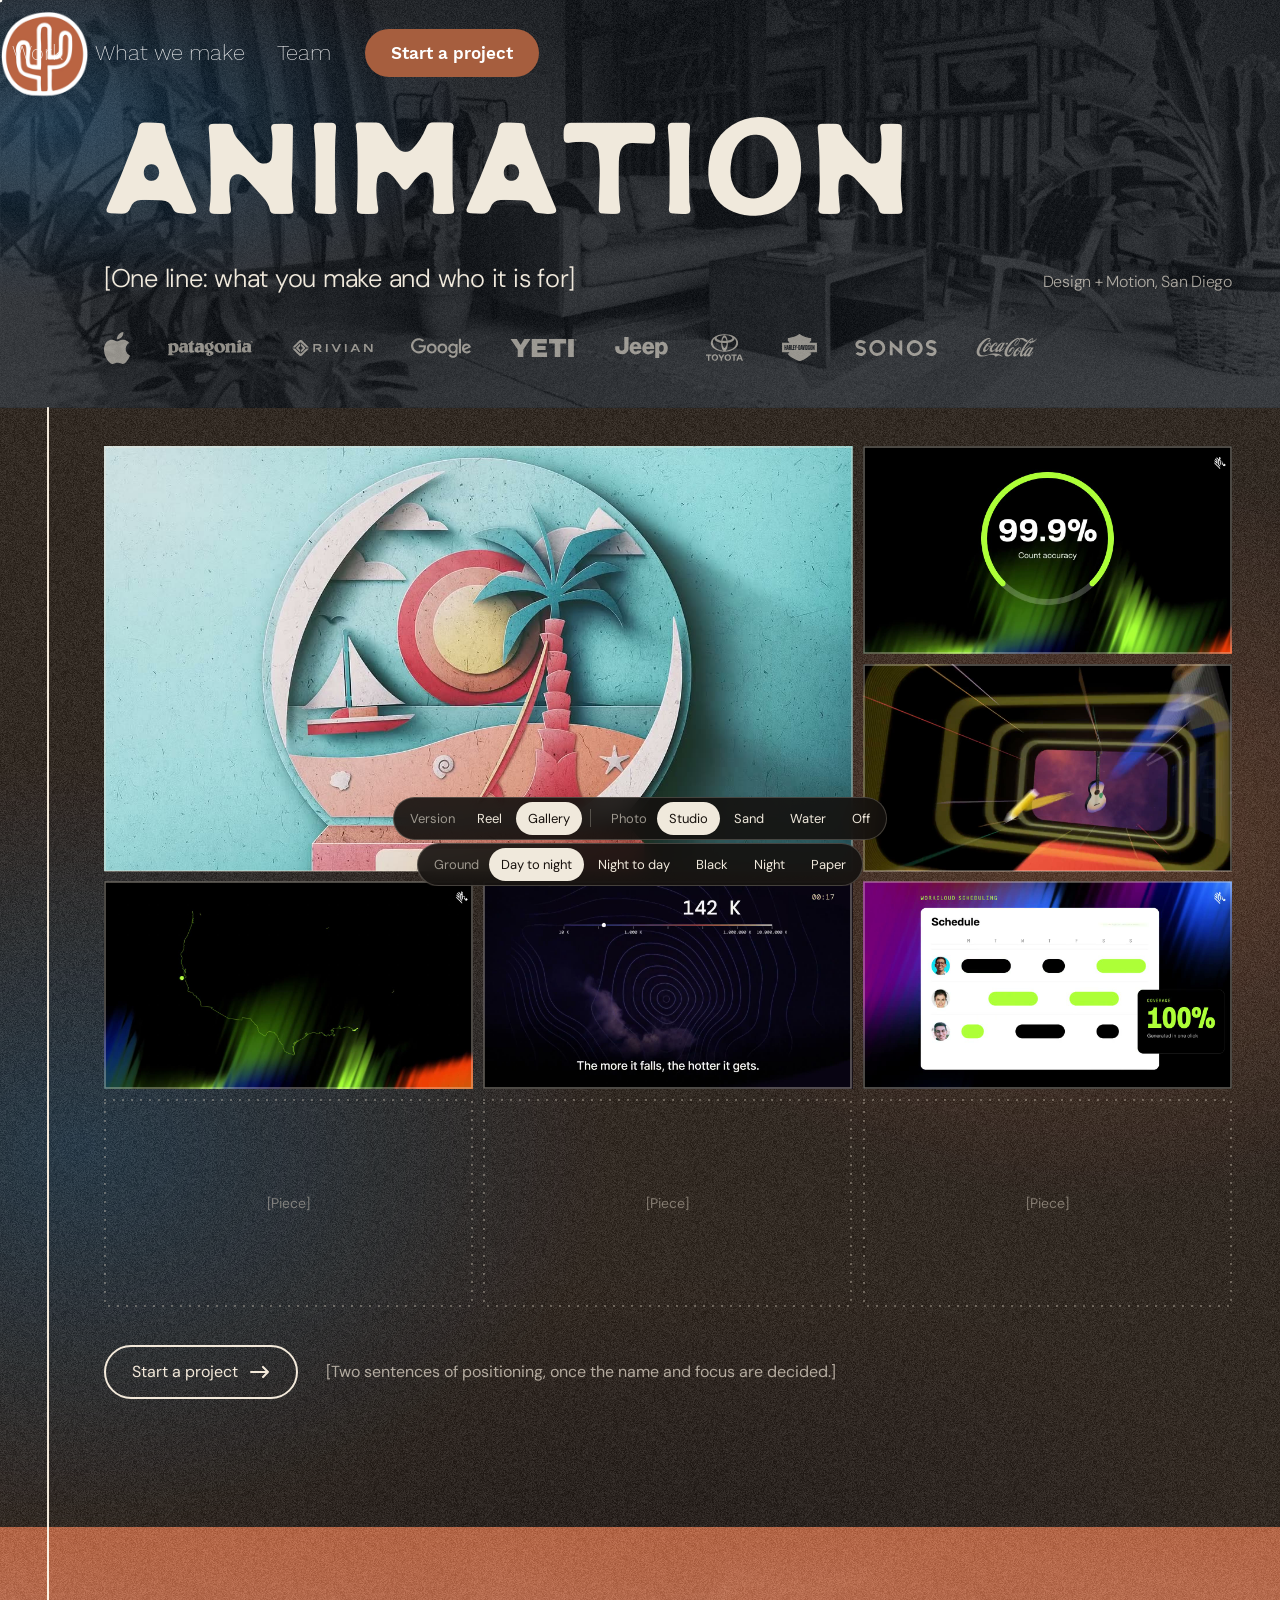
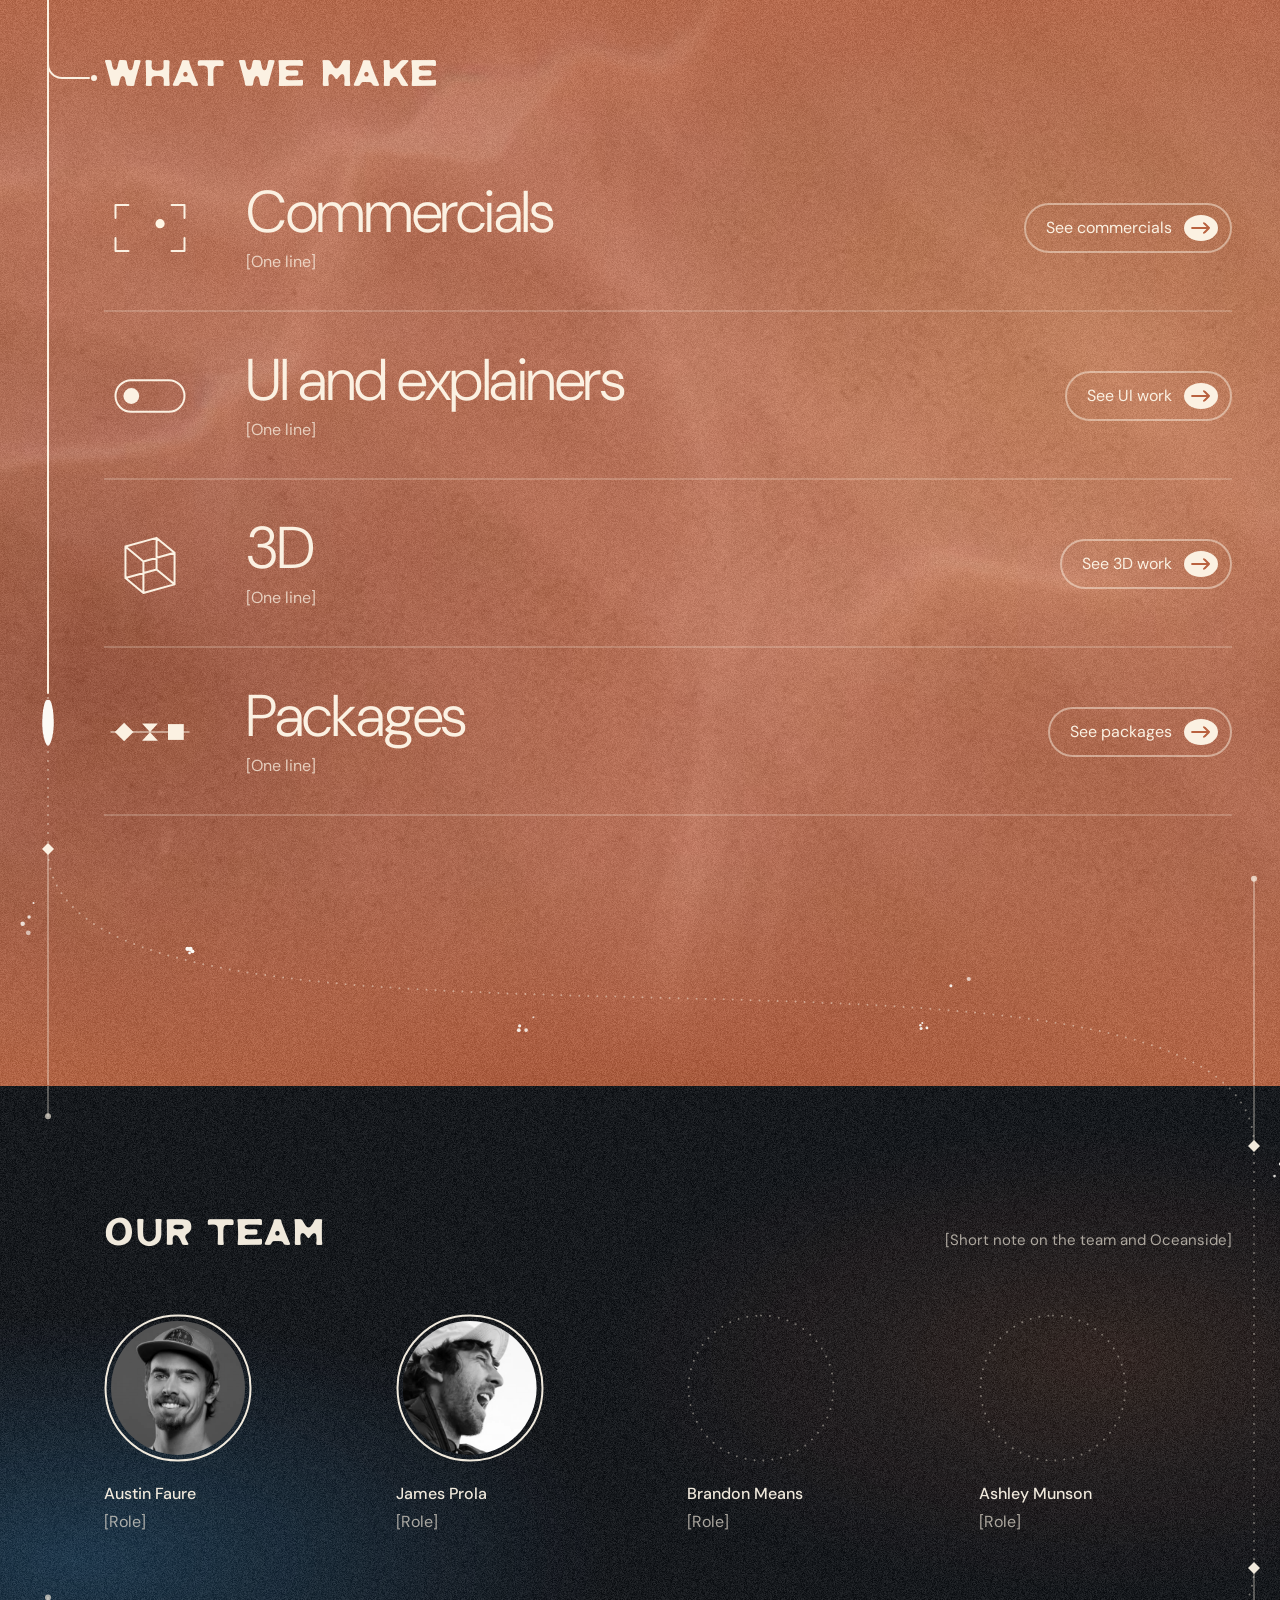
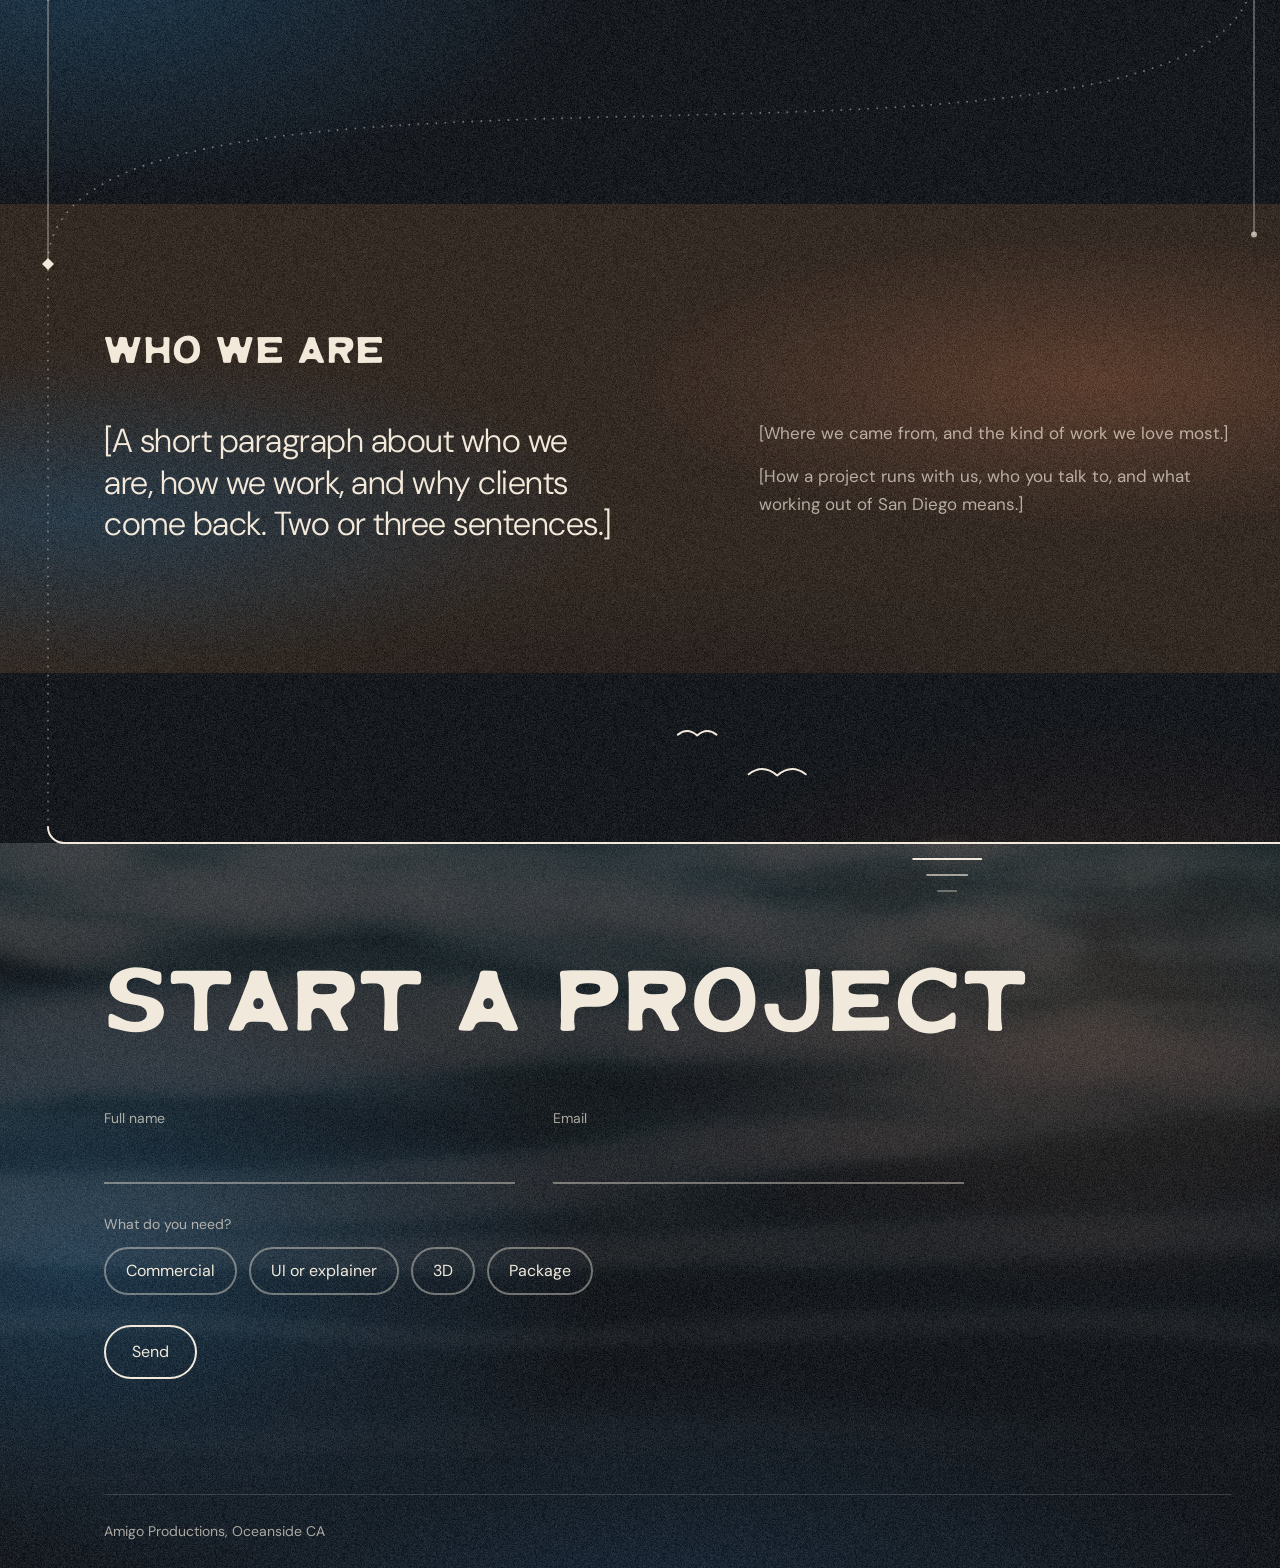
<file: b/gallery.html>
<!doctype html>
<html lang="en">
<head>
<meta charset="utf-8">
<meta name="robots" content="noindex, nofollow">
<meta name="viewport" content="width=device-width,initial-scale=1,viewport-fit=cover">
<meta property="og:title" content="Amigo Animation">
<meta property="og:image" content="https://amigostudios.github.io/amigo-animation-wireframes/b/assets/og.jpg">
<meta property="og:image:width" content="1200">
<meta property="og:image:height" content="630">
<meta name="twitter:card" content="summary_large_image">
<title>Amigo Animation B · Gallery</title>
<link rel="stylesheet" href="https://fonts.googleapis.com/css2?family=DM+Sans:opsz,wght@9..40,300;9..40,400;9..40,500&display=swap">
<link rel="stylesheet" href="line.css?v=1795800866">
<style>:root{color-scheme:dark}body{background:#0B0A0A;color:#F0E9DC}</style>
</head>
<body>
<div class="page gpage">
<header class="hero ghero" data-g="black" data-g2="black">
  <div class="bar inner"><a class="name" href="gallery.html">Amigo Animation</a><nav aria-label="Sections"><a href="#work">Work</a><a href="#doors">What we make</a><a href="#about">Team</a><a class="go" href="#start">Start a project</a></nav></div>
  <div class="wall" aria-hidden="true"></div>
  <div class="inner gin"><div class="col">
    <h1 class="gword" aria-label="Animation">ANIMATION</h1>
    <p class="gpitch">[One line: what you make and who it is for]<span>Design + Motion, San Diego</span></p>
    <div class="clients mini" id="clients" data-n="10" data-list="apple,patagonia,rivian,google,yeti,jeep,toyota,harley,sonos,cocacola" aria-label="Clients"></div>
  </div></div>
</header>
<main>
<section data-g="night" data-g2="night" id="work" class="gsec"><div class="inner sec tight"><div class="col">
  <div class="work gal" data-work="airport:g2,zebra_inventory:g1,jiffy_hook:g1,zebra_timekeeping:g1,jiffy_starborn:g1,zebra_scheduling:g1,slot_a:g1,slot_b:g1,slot_c:g1"></div>
  <p class="gmore"><a class="btn" href="#start">Start a project <svg width="20" height="12" viewBox="0 0 20 12" aria-hidden="true"><path d="M1 6h17M13 1l5 5-5 5" fill="none" stroke="currentColor" stroke-width="2" stroke-linecap="round" stroke-linejoin="round"/></svg></a><span>[Two sentences of positioning, once the name and focus are decided.]</span></p>
</div></div></section>
<section data-g="terra" data-g2="terra" id="doors"><div class="inner sec"><div class="col"><h2 class="hd">What we make</h2><div class="doors" data-doors="commercials,ui,3d,packages"></div></div></div></section>
<section data-g="tan" data-g2="black" data-side="r" id="about"><div class="inner sec"><div class="col"><h2 class="hd">Our team<small>[Short note on the team and Oceanside]</small></h2>
  <div class="team">
    <div class="who" data-in><span class="ring"><span class="face"><img src="assets/team/austin_sq.jpg" alt="Austin Faure" width="360" height="360" decoding="async"></span><svg aria-hidden="true"><circle class="s ln" pathLength="1" style="--t:1.3s"/></svg></span><strong>Austin Faure</strong><span>[Role]</span></div>
    <div class="who" data-in><span class="ring"><span class="face"><img src="assets/team/james_sq.jpg" alt="James Prola" width="360" height="360" decoding="async"></span><svg aria-hidden="true"><circle class="s ln" pathLength="1" style="--t:1.3s;--d:.12s"/></svg></span><strong>James Prola</strong><span>[Role]</span></div>
    <div class="who" data-in><span class="ring"><svg aria-hidden="true"><circle class="dots"/></svg></span><strong>Brandon Means</strong><span>[Role]</span></div>
    <div class="who" data-in><span class="ring"><svg aria-hidden="true"><circle class="dots"/></svg></span><strong>Ashley Munson</strong><span>[Role]</span></div>
  </div></div></div></section>
<section data-g="black" data-g2="night" id="who"><div class="inner sec"><div class="col"><h2 class="hd">Who we are</h2>
  <div class="story"><p class="lead">[A short paragraph about who we are, how we work, and why clients come back. Two or three sentences.]</p><div class="cols"><p>[Where we came from, and the kind of work we love most.]</p><p>[How a project runs with us, who you talk to, and what working out of San Diego means.]</p></div></div></div></div></section>
<section data-g="paper" data-g2="black" class="close" id="start"><svg class="art" id="hz" aria-hidden="true"></svg><div class="halo"></div><div class="inner"><div class="col">
  <h2>Start a project</h2>
  <form id="fm" novalidate>
    <div class="fld"><label for="fn">Full name</label><input id="fn" type="text" autocomplete="off"></div>
    <div class="fld"><label for="em">Email</label><input id="em" type="email" autocomplete="off"></div>
    <fieldset><legend>What do you need?</legend><label class="chip" for="n1"><input id="n1" type="checkbox"><span>Commercial</span></label><label class="chip" for="n2"><input id="n2" type="checkbox"><span>UI or explainer</span></label><label class="chip" for="n3"><input id="n3" type="checkbox"><span>3D</span></label><label class="chip" for="n4"><input id="n4" type="checkbox"><span>Package</span></label></fieldset>
    <button class="btn" type="submit">Send</button>
  </form>
  <div class="thanks" id="thanks" aria-live="polite" hidden><strong>Thank you</strong><p>[When to expect a reply.] This is a demo, so nothing was sent.</p></div>
  <footer><span>Amigo Productions, Oceanside CA</span><span>[Links and social]</span></footer>
</div></div></section>
</main>
</div>
<button class="optbtn" type="button" aria-expanded="false">Options</button>
<div class="grounds tops" role="group" aria-label="Options"><span>Version</span><button type="button" data-href="index.html">Reel</button><button type="button" data-href="gallery.html">Gallery</button><i class="sep"></i><span>Photo</span><button type="button" data-p="studio">Studio</button><button type="button" data-p="sand">Sand</button><button type="button" data-p="water">Water</button><button type="button" data-p="off">Off</button></div>
<div class="grounds" role="group" aria-label="Ground"><span>Ground</span><button type="button" data-m="dusk">Day to night</button><button type="button" data-m="journey">Night to day</button><button type="button" data-m="black">Black</button><button type="button" data-m="night">Night</button><button type="button" data-m="paper">Paper</button></div>
<script src="assets/logos.js?v=1795800866"></script>
<script src="line.js?v=1795800866"></script>
</body>
</html>
</file>
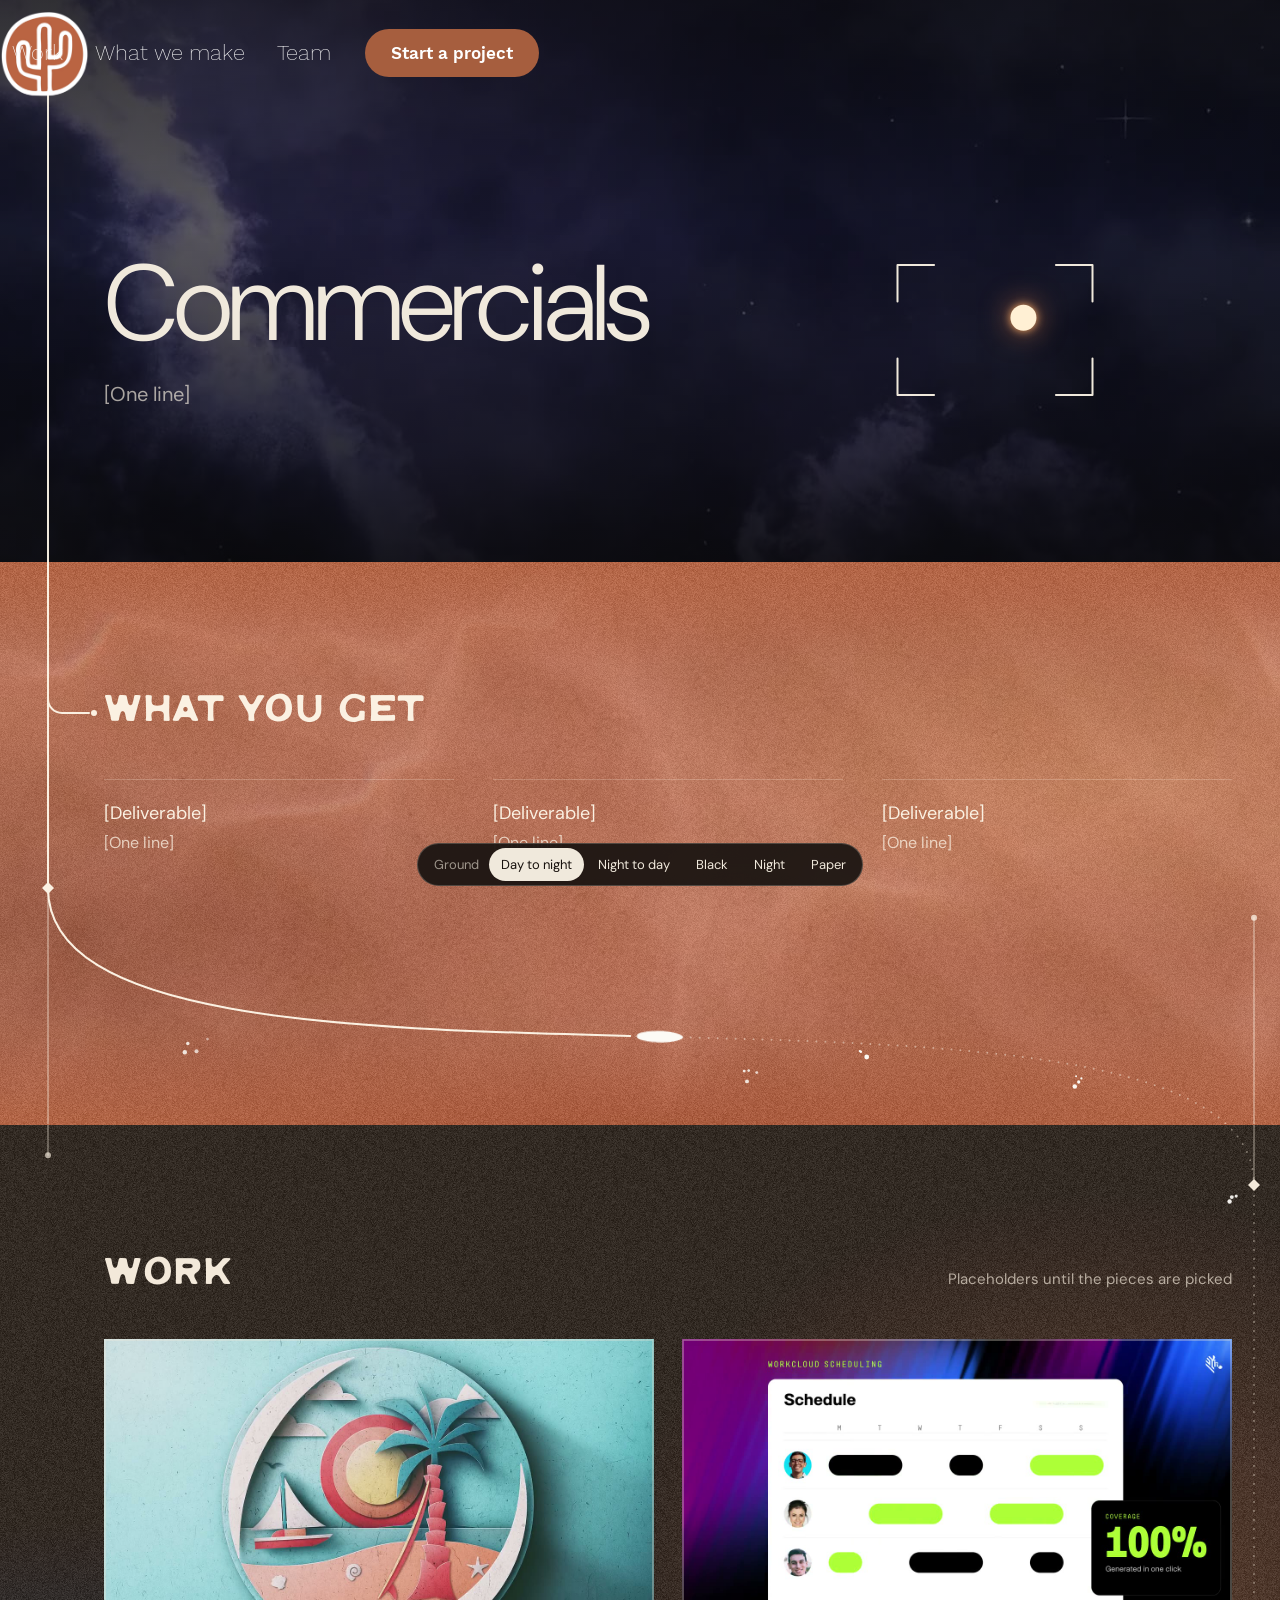
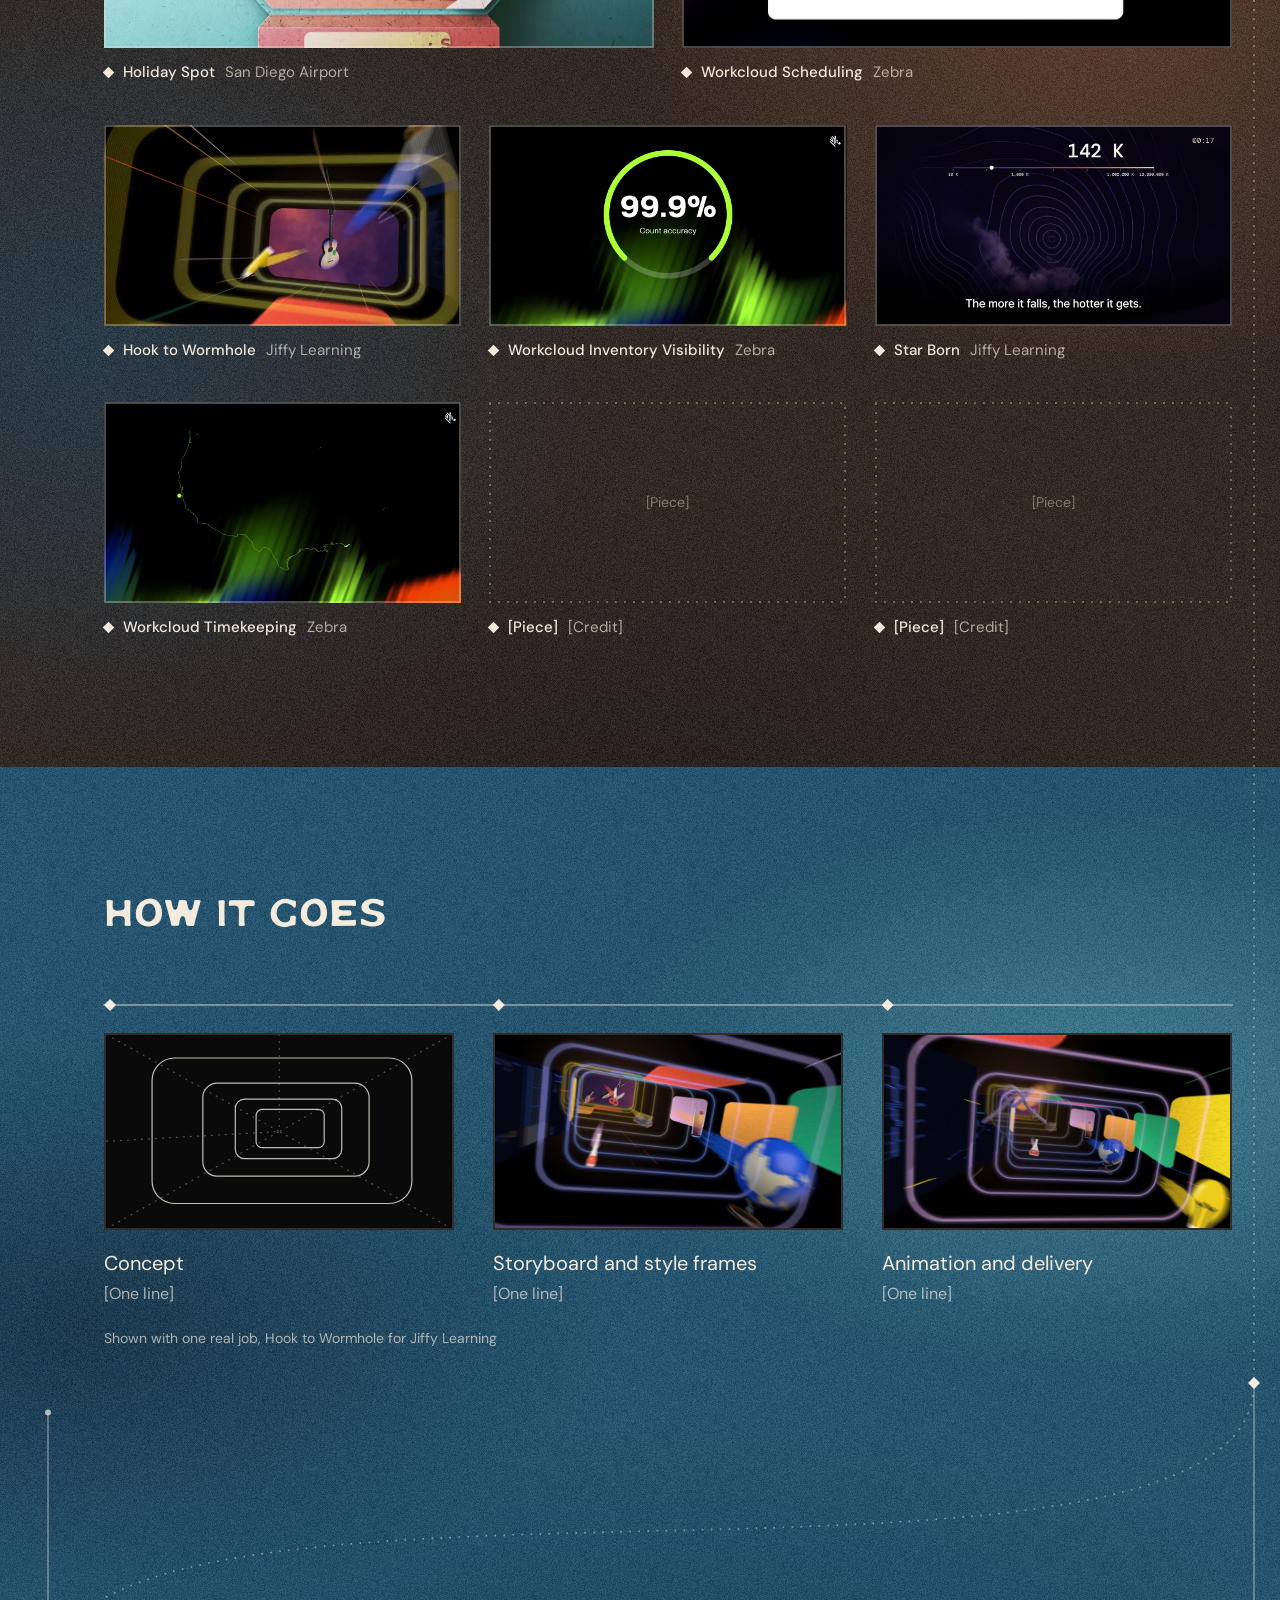
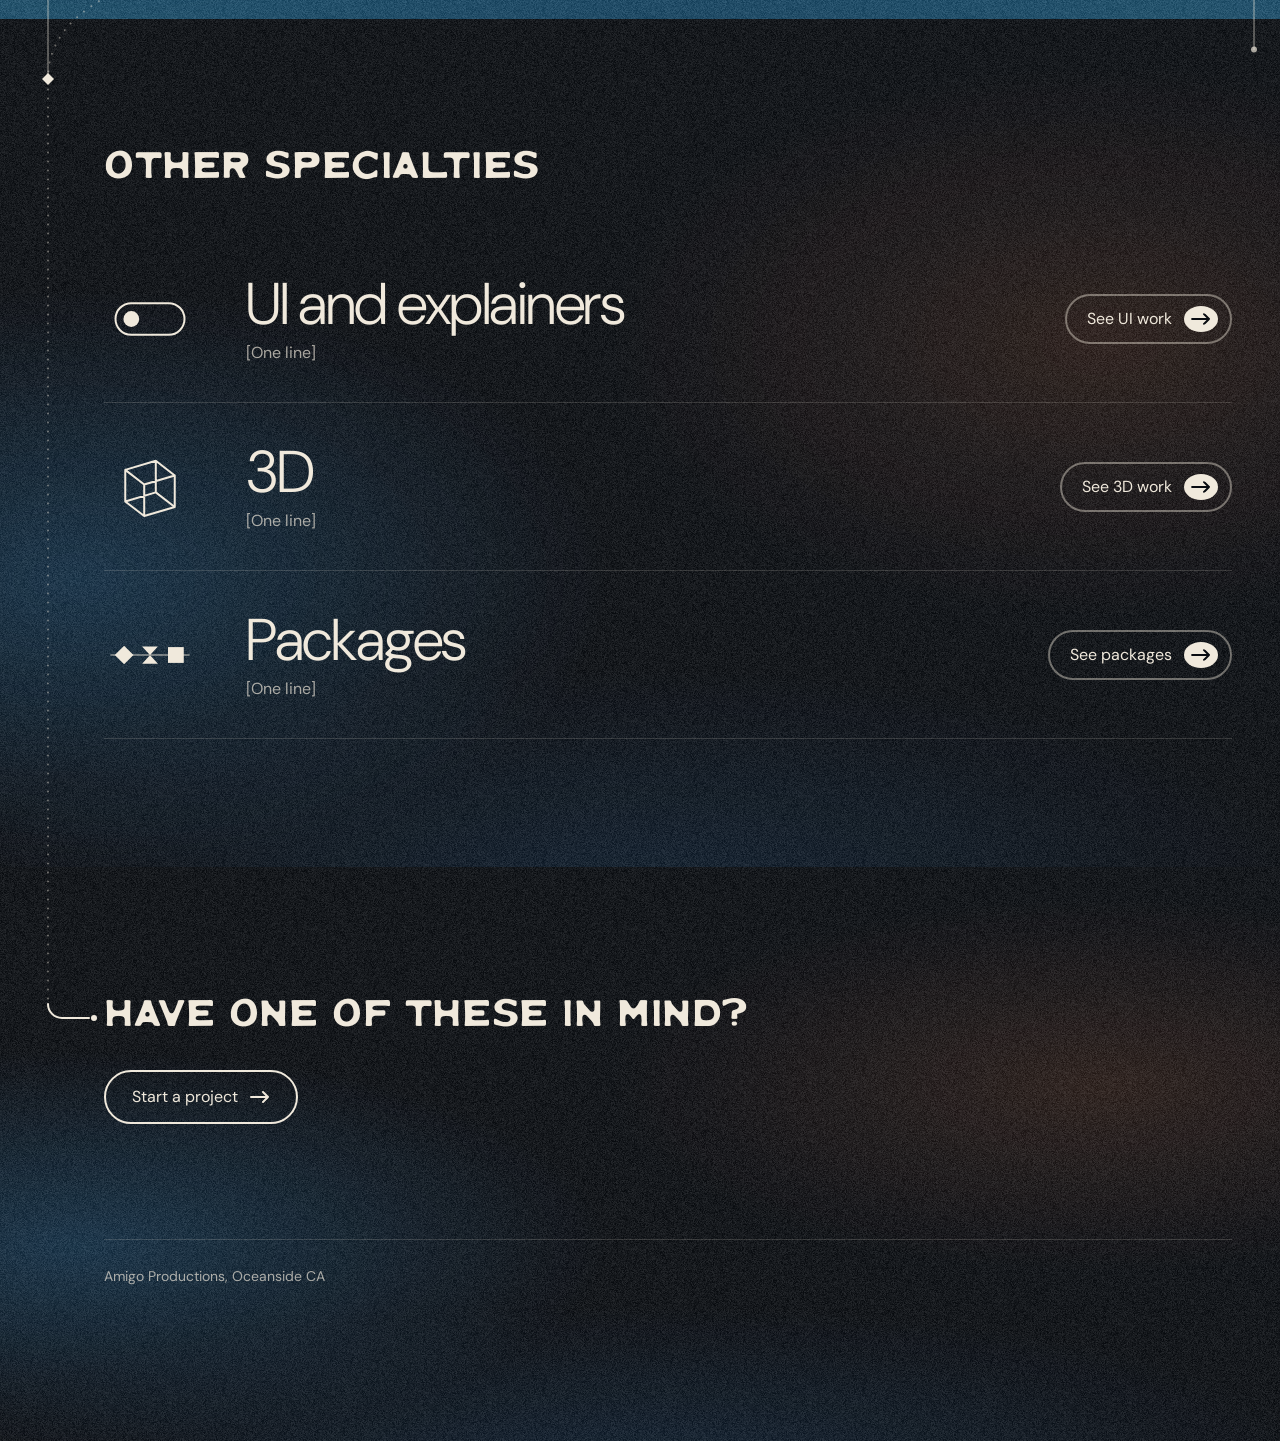
<file: b/specialty.html>
<!doctype html>
<html lang="en">
<head>
<meta charset="utf-8">
<meta name="robots" content="noindex, nofollow">
<meta name="viewport" content="width=device-width,initial-scale=1,viewport-fit=cover">
<meta property="og:title" content="Amigo Animation">
<meta property="og:image" content="https://amigostudios.github.io/amigo-animation-wireframes/b/assets/og.jpg">
<meta property="og:image:width" content="1200">
<meta property="og:image:height" content="630">
<meta name="twitter:card" content="summary_large_image">
<title>Amigo Animation B</title>
<link rel="stylesheet" href="https://fonts.googleapis.com/css2?family=DM+Sans:opsz,wght@9..40,300;9..40,400;9..40,500&display=swap">
<link rel="stylesheet" href="line.css?v=1795800866">
<style>:root{color-scheme:dark;padding:env(safe-area-inset-top,0px) 0 env(safe-area-inset-bottom,0px)}body{background:#0B0A0A;color:#F0E9DC}[hidden]{display:none!important}</style>
</head>
<body>
<div class="page" id="spec"></div>
<button class="optbtn" type="button" aria-expanded="false">Options</button>
<div class="grounds" role="group" aria-label="Ground"><span>Ground</span><button type="button" data-m="dusk">Day to night</button><button type="button" data-m="journey">Night to day</button><button type="button" data-m="black">Black</button><button type="button" data-m="night">Night</button><button type="button" data-m="paper">Paper</button></div>
<script src="line.js?v=1795800866"></script>
</body>
</html>
</file>
<file: b/line.css>
/* Amigo Animation, option B: one line, one light. Everything on the page grows out of a single line; the light rides its head.
   Grounds come straight from style frame N9: black with a glowing light, brand night, ink on paper (flat terracotta light). */
:root{
  --black:#0B0A0A; --night:#291F18; --paper:#E9DBC4;
  --cream:#F0E9DC; --ink:#17110D; --terra:#BA6441; --board:#FCFAF5;
  --glow1:255,176,104; --glow2:236,128,70;
  --sans:"DM Sans",ui-sans-serif,system-ui,-apple-system,"Helvetica Neue",Arial,sans-serif;
  --gx:48px; --lane:56px; --lw:2px;
  --io:cubic-bezier(.65,0,.35,1); --out:cubic-bezier(.16,1,.3,1); --over:cubic-bezier(.34,1.56,.64,1);
  color-scheme:dark;
}
[data-ground="black"]{--bg:var(--black);--ln:var(--cream);--light:#FFF0D4;--halo:1}
[data-ground="night"]{--bg:var(--night);--ln:#F3E9DA;--light:var(--terra);--halo:0}
[data-ground="paper"]{--bg:var(--paper);--ln:var(--ink);--light:var(--terra);--halo:0}
[data-ground]{--dim:color-mix(in srgb,var(--ln) 42%,transparent);--soft:color-mix(in srgb,var(--ln) 68%,transparent);--hair:color-mix(in srgb,var(--ln) 16%,transparent);background:var(--bg);color:var(--ln)}
[data-ground="paper"]{background-image:url("data:image/svg+xml,%3Csvg xmlns='http://www.w3.org/2000/svg' width='240' height='240'%3E%3Cfilter id='n'%3E%3CfeTurbulence type='fractalNoise' baseFrequency='.9' numOctaves='2' stitchTiles='stitch'/%3E%3CfeColorMatrix values='0 0 0 0 .35 0 0 0 0 .25 0 0 0 0 .15 0 0 0 .09 0'/%3E%3C/filter%3E%3Crect width='240' height='240' filter='url(%23n)'/%3E%3C/svg%3E")}

*,*::before,*::after{box-sizing:border-box}
html{scroll-behavior:smooth}
body{margin:0;background:var(--black);color:var(--cream);font:400 16px/1.5 var(--sans);-webkit-font-smoothing:antialiased;overflow-x:hidden}
a{color:inherit;text-decoration:none}
h1,h2,h3,p{margin:0}
button{font:inherit;color:inherit}
:focus-visible{outline:2px solid var(--ln,var(--cream));outline-offset:4px;border-radius:3px}
.page{position:relative;overflow:hidden}
section[data-g],header[data-g]{position:relative}
.inner{padding-left:max(var(--gx),env(safe-area-inset-left,0px));padding-right:max(var(--gx),env(safe-area-inset-right,0px))}
.col{margin-left:var(--lane);min-width:0}

/* ---- the line ---- */
svg.art{display:block;overflow:visible}
.s{fill:none;stroke:var(--ln);stroke-width:var(--lw);stroke-linecap:round;stroke-linejoin:round}
.s.dim{stroke:var(--dim)}
.dots{fill:none;stroke:var(--dim);stroke-width:var(--lw);stroke-linecap:round;stroke-dasharray:0 9}
.f{fill:var(--ln);stroke:none}
.f.bd{fill:var(--board)} [data-ground="paper"] .f.bd{stroke:var(--ink);stroke-width:1.5px}
.js .ln{stroke-dasharray:1 1.6;stroke-dashoffset:1.1;transition:stroke-dashoffset var(--t,1.1s) var(--io) var(--d,0s)}
.js .in .ln,.js .ln.in,.js .risen .ln{stroke-dashoffset:0}
.js .pop{transform:scale(0);transform-box:fill-box;transform-origin:center;transition:transform .55s var(--over) var(--d,.7s)}
.js .in .pop,.js .pop.in{transform:scale(1)}
.lt{fill:var(--light)}
[data-ground="black"] .lt{filter:drop-shadow(0 0 4px rgba(var(--glow1),.95)) drop-shadow(0 0 14px rgba(var(--glow2),.6))}

.light{position:absolute;left:0;top:0;width:14px;height:14px;margin:-7px 0 0 -7px;border-radius:50%;background:var(--light);pointer-events:none;z-index:3;
  box-shadow:0 0 calc(var(--halo)*10px) calc(var(--halo)*2px) rgba(var(--glow1),.75),0 0 calc(var(--halo)*38px) calc(var(--halo)*10px) rgba(var(--glow2),.34),0 0 calc(var(--halo)*110px) calc(var(--halo)*34px) rgba(var(--glow2),.13)}

/* the thread: the line going down the page. Dotted is where it goes next, solid is where the light has been */
.th{position:absolute;left:max(var(--gx),env(safe-area-inset-left,0px));top:var(--tt,0px);bottom:var(--tb,0px);width:2px;margin-left:-1px;pointer-events:none;
  background-image:radial-gradient(circle at 1px 1px,var(--dim) 1px,transparent 1.35px);background-size:2px 10px}
.th b{display:block;width:2px;height:var(--fill,0px);background:var(--ln);border-radius:0 0 1px 1px}
#head{transition:opacity .35s}
#head.off{opacity:0}

/* ---- top bar ---- */
.bar{position:absolute;inset:0 0 auto;z-index:4;display:flex;justify-content:space-between;align-items:center;gap:24px;padding-block:26px;font-size:15px}
.bar .name{font-weight:500;letter-spacing:.01em}
.bar nav{display:flex;gap:30px;color:var(--soft)}
.bar nav a{position:relative;padding:4px 0}
.bar nav a::after,.txt::after{content:"";position:absolute;left:0;right:0;bottom:-1px;height:1.5px;background:currentColor;transform:scaleX(0);transform-origin:left;transition:transform .45s var(--out)}
.bar nav a:hover{color:var(--ln)} .bar nav a:hover::after,.txt:hover::after{transform:scaleX(1)}
.bar nav a.go{color:var(--ln)}

/* ---- hero ---- */
.hero{margin-top:calc(-1*env(safe-area-inset-top,0px));padding-top:env(safe-area-inset-top,0px)}
#stage{position:relative;height:620px}
#stage>svg{position:absolute;inset:0;width:100%;height:100%}
#stage .h{fill:none;stroke:var(--ln);stroke-width:var(--hw,2.4px);stroke-linecap:round;stroke-linejoin:round}
#stage .guide{fill:none;stroke:var(--dim);stroke-width:var(--hw,2.4px);stroke-linecap:round;stroke-dasharray:0 10}
.sub{position:absolute;color:var(--soft);font-size:17px;white-space:nowrap}
.replay{position:absolute;right:max(var(--gx),env(safe-area-inset-right,0px));bottom:26px;background:none;border:0;padding:6px 0;color:var(--dim);font-size:13px;cursor:pointer;z-index:4}
.replay:hover{color:var(--ln)}
.sr{position:absolute;width:1px;height:1px;overflow:hidden;clip-path:inset(50%)}

/* ---- section heads: a branch leaves the thread and lands on the title ---- */
.hd{position:relative;display:flex;align-items:baseline;justify-content:space-between;gap:24px;flex-wrap:wrap;font-size:clamp(22px,2.3vw,30px);font-weight:400;letter-spacing:-.01em;line-height:1.2}
.hd small,.hd a{font-size:15px;font-weight:400;letter-spacing:0;color:var(--soft)}
.hd .br{position:absolute;left:calc(-1*var(--lane));top:calc(.6em - var(--br,14px));width:var(--lane);height:32px}
.hd.lbl{font-size:15px;color:var(--soft);letter-spacing:0}
.txt{position:relative}
.sec{padding-block:clamp(72px,10vw,150px)}
.sec.tight{padding-top:0}

/* ---- reel ---- */
.reel{position:relative;display:block;aspect-ratio:16/9;max-width:100%;margin-top:0;cursor:pointer;background:#000;overflow:visible}
.reel img,.reel video{position:absolute;inset:0;width:100%;height:100%;object-fit:cover;display:block}
.reel video{clip-path:inset(0 calc((1 - var(--rv,1))*100%) 0 0)}
#stage .reel{position:absolute;z-index:2;background:none}
.vf{position:absolute;inset:-14px;pointer-events:none;transition:inset .5s var(--over)}
.reel:hover .vf{inset:-22px} .reel.on .vf{inset:-14px}
.vf i{position:absolute;width:26px;height:26px;border:var(--lw) solid var(--ln);border-radius:1px}
.vf i:nth-child(1){left:0;top:0;border-right:0;border-bottom:0}.vf i:nth-child(2){right:0;top:0;border-left:0;border-bottom:0}
.vf i:nth-child(3){left:0;bottom:0;border-right:0;border-top:0}.vf i:nth-child(4){right:0;bottom:0;border-left:0;border-top:0}
.js .vf i{opacity:0;transform:scale(.4);transition:opacity .3s var(--d,0s),transform .6s var(--over) var(--d,0s)}
.js .in .vf i{opacity:1;transform:none}
.vf i:nth-child(2){--d:.08s}.vf i:nth-child(3){--d:.16s}.vf i:nth-child(4){--d:.24s}
.playbtn{position:absolute;left:16px;bottom:16px;display:flex;align-items:center;gap:10px;padding:9px 18px 9px 14px;border:var(--lw) solid #F0E9DC;border-radius:99px;background:rgba(11,10,10,.55);color:#F0E9DC;font-size:14px;white-space:nowrap;cursor:pointer;backdrop-filter:blur(6px);transform-origin:left bottom;transition:transform .5s var(--over),background .3s,opacity .5s 1.6s}
.js .reel:not(.in) .playbtn{opacity:0}
.reel:hover .playbtn{transform:scale(1.06);background:rgba(11,10,10,.8)}
.playbtn svg{display:block} .reel.on .playbtn{display:none}

/* ---- statement + ease toy ---- */
.say{position:relative;z-index:1;max-width:min(54%,760px);padding-block:clamp(20px,5vw,90px)}
#wake{position:absolute;left:44%;top:0;width:56%;height:100%;display:block;-webkit-mask-image:linear-gradient(90deg,transparent,#000 26%);mask-image:linear-gradient(90deg,transparent,#000 26%)}
.say h2{font-size:clamp(32px,4.6vw,66px);font-weight:300;letter-spacing:-.025em;line-height:1.06;text-wrap:balance}
.say p{margin-top:28px;max-width:44ch;color:var(--soft);font-size:18px}
.btn{display:inline-flex;align-items:center;gap:12px;margin-top:34px;padding:13px 26px;border:var(--lw) solid var(--ln);border-radius:99px;font-size:16px;background:none;cursor:pointer;transition:background .3s,color .3s}
.btn:hover{background:var(--ln);color:var(--bg)}
.btn svg{transition:transform .45s var(--over)} .btn:hover svg{transform:translateX(5px)}
.toy{max-width:440px;width:100%;justify-self:end}
.toy svg{width:100%;height:auto;display:block;overflow:visible;touch-action:none}
.toy .hdl{cursor:grab;fill:var(--ln)} .toy .hit{fill:transparent;cursor:grab} .toy .hit:active{cursor:grabbing}
.toy figcaption{margin-top:14px;color:var(--dim);font-size:13px}
figure{margin:0}

/* ---- clients ---- */
.clients{display:flex;flex-wrap:wrap;align-items:center;gap:34px clamp(30px,4.6vw,64px);margin-top:34px;color:var(--soft)}
.clients svg{display:block;fill:currentColor;transition:color .3s}
.clients span:hover{color:var(--ln)}

/* ---- work ---- */
.work{display:grid;grid-template-columns:repeat(12,minmax(0,1fr));gap:clamp(26px,3.2vw,46px) clamp(14px,2.2vw,32px);margin-top:clamp(28px,3.6vw,48px);align-items:start}
.piece{display:block;position:relative;min-width:0}
.w12{grid-column:span 12}.w7{grid-column:span 7}.w5{grid-column:span 5}.w6{grid-column:span 6}.w4{grid-column:span 4}
.w5.drop{margin-top:clamp(40px,7vw,110px)}
.fr{position:relative;display:block;aspect-ratio:16/9}
.fr img,.fr video{position:absolute;inset:0;width:100%;height:100%;object-fit:cover;display:block}
.fr video{opacity:0;transition:opacity .35s}.piece.playing video{opacity:1}
.js .fr img,.js .fr video{clip-path:inset(0 100% 0 0);transition:clip-path 1s var(--io) .55s,opacity .35s}
.js .piece.in .fr img,.js .piece.in .fr video{clip-path:inset(0 0 0 0)}
.ol{position:absolute;inset:0;width:100%;height:100%;overflow:visible;pointer-events:none}
.ol rect{fill:none;stroke:var(--dim);stroke-width:1.5px}
.ol rect.ln{--t:1.2s}
.ol rect.dot{stroke-width:var(--lw);stroke-linecap:round;stroke-dasharray:0 9}
.ck{position:absolute;inset:-10px;pointer-events:none}
.ck i{position:absolute;width:18px;height:18px;border:var(--lw) solid var(--ln);opacity:0;transition:opacity .25s,transform .5s var(--over)}
.ck i:nth-child(1){left:0;top:0;border-right:0;border-bottom:0;transform:translate(10px,10px)}.ck i:nth-child(2){right:0;top:0;border-left:0;border-bottom:0;transform:translate(-10px,10px)}
.ck i:nth-child(3){left:0;bottom:0;border-right:0;border-top:0;transform:translate(10px,-10px)}.ck i:nth-child(4){right:0;bottom:0;border-left:0;border-top:0;transform:translate(-10px,-10px)}
.piece:hover .ck i,.piece.playing .ck i{opacity:1;transform:none}
.lab{display:flex;flex-wrap:wrap;align-items:baseline;gap:2px 10px;margin-top:13px;font-size:15px}
.lab b{font-weight:500}.lab span{color:var(--soft)}
.lab .kf{flex:none;width:9px;height:9px;background:var(--ln);transform:rotate(45deg) scale(.9);align-self:center;transition:transform .5s var(--over)}
.piece:hover .kf{transform:rotate(225deg) scale(1.15)}
.slot{display:grid;place-items:center;position:absolute;inset:0;color:var(--dim);font-size:14px}

/* ---- what we make ---- */
.doors{margin-top:clamp(28px,4vw,48px)}
.door{position:relative;display:grid;grid-template-columns:104px minmax(0,1fr) auto;align-items:center;gap:clamp(16px,3vw,44px);padding-block:clamp(22px,3vw,38px)}
.door::before,.door::after{content:"";position:absolute;left:0;right:0;bottom:0;height:1.5px;background:var(--hair)}
.door::after{background:var(--ln);transform:scaleX(0);transform-origin:left;transition:transform .7s var(--io)}
.door:hover::after{transform:scaleX(1)}
.door strong{display:block;font-size:clamp(30px,4.6vw,62px);font-weight:300;letter-spacing:-.025em;line-height:1.05}
.door small{display:block;margin-top:6px;font-size:16px;color:var(--soft)}
.door em{font-style:normal;display:flex;align-items:center;gap:12px;font-size:16px;color:var(--soft);white-space:nowrap;transition:color .3s}
.door:hover em{color:var(--ln)} .door em svg{transition:transform .45s var(--over)} .door:hover em svg{transform:translateX(6px)}
.ic .mv,.ic .tw{transform-box:fill-box;transform-origin:center;transition:transform .6s var(--over)}
.door:hover .ic .b1{transform:translate(-4px,-4px)}.door:hover .ic .b2{transform:translate(4px,-4px)}.door:hover .ic .b3{transform:translate(-4px,4px)}.door:hover .ic .b4{transform:translate(4px,4px)}
.ic .b1,.ic .b2,.ic .b3,.ic .b4{transition:transform .5s var(--over)}
.door:hover .ic .knob{transform:translateX(var(--kx,28px))}
.door:hover .ic .k1{transform:translateX(6px) rotate(90deg)}.door:hover .ic .k2{transform:rotate(180deg)}.door:hover .ic .k3{transform:translateX(-6px) rotate(90deg)}
@keyframes turn{0%{transform:scaleY(1)}50%{transform:scaleY(-1)}100%{transform:scaleY(1)}}
.ic .eq{transform-box:fill-box;transform-origin:center}
.door:hover .ic .eq,.big .ic .eq{animation:turn 2.6s var(--io) infinite}
.ic .lt{fill:var(--light)}

/* ---- team ---- */
.team{display:grid;grid-template-columns:repeat(4,minmax(0,1fr));gap:32px clamp(18px,3vw,40px);margin-top:clamp(36px,5vw,60px)}
.who{display:flex;flex-direction:column;gap:4px;font-size:16px}
.who .ring{position:relative;width:min(148px,100%);aspect-ratio:1;margin-bottom:16px}
.who img{position:absolute;inset:7px;width:calc(100% - 14px);height:calc(100% - 14px);border-radius:50%;object-fit:cover;filter:grayscale(1) contrast(1.05);transition:filter .5s}
.who:hover img{filter:none}
.who .ring svg{position:absolute;inset:0;width:100%;height:100%;overflow:visible;transform:rotate(-90deg)}
.who strong{font-weight:500}.who span{color:var(--soft)}

/* ---- start a project ---- */
.close{padding-bottom:0}
#hz{position:absolute;left:0;top:0;width:100%;pointer-events:none}
#hz .sun{fill:var(--light);transform:translateY(var(--sr,60px));transition:transform 1.6s cubic-bezier(.3,1.35,.5,1) .55s}
.risen #hz .sun{transform:none}
.halo{position:absolute;width:520px;height:520px;margin:-260px 0 0 -260px;border-radius:50%;pointer-events:none;opacity:0;transition:opacity 2s 1s;
  background:radial-gradient(circle,rgba(var(--glow1),.34) 0,rgba(var(--glow2),.16) 22%,rgba(var(--glow2),.05) 46%,transparent 68%);clip-path:inset(0 0 50% 0)}
.risen .halo{opacity:var(--halo)}
.close h2{font-size:clamp(40px,7vw,104px);font-weight:300;letter-spacing:-.03em;line-height:1}
form{display:grid;grid-template-columns:repeat(2,minmax(0,1fr));gap:30px clamp(20px,3vw,44px);margin-top:clamp(36px,5vw,60px);max-width:860px}
.fld{display:flex;flex-direction:column;gap:6px;min-width:0}
.fld label,legend{font-size:14px;color:var(--soft);padding:0}
.fld input{background:none;border:0;border-bottom:var(--lw) solid var(--dim);padding:8px 0 10px;font:inherit;font-size:19px;color:var(--ln);border-radius:0;min-width:0;transition:border-color .3s}
.fld input:focus{outline:0;border-color:var(--ln)}
fieldset{grid-column:1/-1;border:0;margin:0;padding:0;display:flex;flex-wrap:wrap;gap:12px}
legend{margin-bottom:12px}
.chip{position:relative;cursor:pointer}
.chip input{position:absolute;opacity:0;inset:0;margin:0;cursor:pointer}
.chip span{display:block;padding:10px 20px;border:var(--lw) solid var(--dim);border-radius:99px;font-size:16px;transition:border-color .25s,background .25s,color .25s}
.chip input:checked+span{background:var(--ln);border-color:var(--ln);color:var(--bg)}
.chip input:focus-visible+span{outline:2px solid var(--ln);outline-offset:3px}
form .btn{margin-top:0;justify-self:start}
.thanks{margin-top:40px;font-size:20px;max-width:40ch}
.thanks strong{display:block;font-size:32px;font-weight:300;margin-bottom:8px}
footer{display:flex;justify-content:space-between;flex-wrap:wrap;gap:8px 24px;margin-top:clamp(64px,9vw,120px);padding-block:26px;border-top:1.5px solid var(--hair);font-size:14px;color:var(--soft)}

/* ---- specialty page ---- */
.shero{display:grid;grid-template-columns:minmax(0,1.3fr) minmax(0,1fr);gap:40px;align-items:center;padding-top:clamp(120px,16vw,200px);padding-bottom:clamp(56px,8vw,110px)}
.shero h1{font-size:clamp(46px,8.4vw,124px);font-weight:300;letter-spacing:-.035em;line-height:.98;text-wrap:balance}
.shero p{margin-top:22px;font-size:20px;color:var(--soft)}
.big{justify-self:center}
.c3{display:grid;grid-template-columns:repeat(3,minmax(0,1fr));gap:28px clamp(20px,3vw,44px);margin-top:clamp(28px,4vw,48px)}
.c3 div{padding-top:20px;border-top:var(--lw) dotted var(--dim);font-size:18px}
.c3 p{color:var(--soft);font-size:16px;margin-top:4px}
.steps{position:relative;display:grid;grid-template-columns:repeat(3,minmax(0,1fr));gap:28px clamp(20px,3vw,44px);margin-top:clamp(40px,5vw,64px)}
.steps svg.tl{position:absolute;left:0;top:0;width:100%;height:12px;overflow:visible}
.steps div{padding-top:34px;font-size:20px}
.steps p{color:var(--soft);font-size:16px;margin-top:4px}
.cta{display:flex;flex-direction:column;align-items:flex-start}
.cta .hd{font-size:clamp(34px,5.4vw,76px);font-weight:300;letter-spacing:-.03em;line-height:1.02}

/* ---- review control (not part of the design) ---- */
.grounds{position:fixed;left:50%;bottom:calc(14px + env(safe-area-inset-bottom,0px));transform:translateX(-50%);z-index:20;display:flex;align-items:center;gap:2px;padding:4px;border-radius:99px;background:rgba(20,17,15,.9);border:1px solid rgba(240,233,220,.22);backdrop-filter:blur(10px);font-size:13px;color:#F0E9DC;max-width:calc(100vw - 20px)}
.grounds span{padding:0 8px 0 12px;color:rgba(240,233,220,.6);white-space:nowrap}
.grounds button{background:none;border:0;border-radius:99px;padding:7px 12px;cursor:pointer;white-space:nowrap;color:#F0E9DC}
.grounds button[aria-pressed="true"]{background:#F0E9DC;color:#17110D}

@media (max-width:860px){
  :root{--gx:16px;--lane:24px}
  .bar nav a:not(.go){display:none}
  .say{max-width:none;padding-block:0} #wake{position:static;width:100%;height:330px;margin-top:-30px;-webkit-mask-image:linear-gradient(180deg,transparent,#000 18%,#000 86%,transparent);mask-image:linear-gradient(180deg,transparent,#000 18%,#000 86%,transparent)}
  .w7,.w5,.w6{grid-column:span 12} .w4{grid-column:span 6} .w5.drop{margin-top:0} .lab{font-size:13.5px;margin-top:10px} .lab .kf{display:none}
  .door{grid-template-columns:60px minmax(0,1fr)} .door em{grid-column:2}
  .team{grid-template-columns:repeat(2,minmax(0,1fr))}
  form{grid-template-columns:minmax(0,1fr)}
  .shero{grid-template-columns:minmax(0,1fr)} .big{justify-self:start}
  .c3,.steps{grid-template-columns:minmax(0,1fr)} .steps svg.tl{display:none} .steps div{padding-top:18px;border-top:var(--lw) solid var(--hair)}
  .grounds span{display:none}
  [data-side="r"] .inner{padding-right:max(30px,env(safe-area-inset-right,0px))}
  .vf{inset:-9px} .reel:hover .vf{inset:-12px} .vf i{width:20px;height:20px}
  .sub{font-size:15px}
}
@media (prefers-reduced-motion:reduce){
  html{scroll-behavior:auto}
  *,*::before,*::after{transition-duration:.01s!important;transition-delay:0s!important;animation:none!important}
}

/* ---- v2: the way, the rider, looping icons ---- */
#way{position:absolute;left:0;top:0;pointer-events:none;z-index:2;overflow:visible}
#way g{background:none}
#way .hb{fill:none;stroke:var(--dim);stroke-width:1.5px;stroke-linecap:round}
#way .hk{fill:var(--soft)}
#rider{opacity:0;animation:fadein .8s 3.4s forwards}
@keyframes fadein{to{opacity:1}}
[data-side="r"] .hd .br,.xin .hd .br{display:none}
.th{display:none}
@keyframes knob{0%,38%{transform:none}50%,88%{transform:translateX(var(--kx))}100%{transform:none}}
@keyframes scan{0%,100%{transform:translate(-11px,6px)}50%{transform:translate(5px,-5px)}}
@keyframes k1{0%,100%{transform:none}50%{transform:translateX(7px) rotate(90deg)}}
@keyframes k2{0%,30%{transform:none}60%,100%{transform:rotate(180deg)}}
@keyframes k3{0%,100%{transform:none}50%{transform:translateX(-7px) rotate(90deg)}}
.door.in .ic .knob{animation:knob 3.4s var(--io) infinite}
.door.in .ic .eq,.shero .ic .eq{animation:turn 3.6s var(--io) infinite}
.door.in .ic .lt,.shero .ic .lt{animation:scan 4.2s var(--io) infinite;transform-box:fill-box}
.door.in .ic .k1,.shero .ic .k1{animation:k1 3.2s var(--io) infinite}.door.in .ic .k2,.shero .ic .k2{animation:k2 3.2s var(--io) infinite}.door.in .ic .k3,.shero .ic .k3{animation:k3 3.2s var(--io) .2s infinite}
.shero .ic .knob{animation:knob 3.4s var(--io) infinite}
@media (prefers-reduced-motion:reduce){#rider{opacity:1}}
#spray circle{fill:var(--ln)}

/* ---- v5: depth in the hero ---- */
[data-ground="black"]{--pool:rgba(var(--glow2),.13)} [data-ground="night"]{--pool:rgba(var(--glow1),.09)} [data-ground="paper"]{--pool:rgba(255,255,255,.42)}
#stage::before{content:"";position:absolute;inset:0;pointer-events:none;background:radial-gradient(620px circle at var(--cx,80%) var(--cy,25%),var(--pool),transparent 72%),radial-gradient(900px 260px at 30% 100%,var(--pool),transparent 70%)}
#stage .far path{fill:none;stroke:var(--ln);stroke-linecap:round;stroke-linejoin:round}
#stage .far{transition:opacity 1.6s 1.4s}
.js #stage .far{opacity:0} .js #stage.lit .far.fa{opacity:.42} .js #stage.lit .far.fb{opacity:.22}
#stage .fa{stroke-width:1.6px;transform:translate(calc(var(--mx,0)*-14px),calc(var(--my,0)*-6px))}
#stage .fb{stroke-width:1.2px;transform:translate(calc(var(--mx,0)*-26px),calc(var(--my,0)*-10px))}
#stage .fa path{stroke-width:1.6px} #stage .fb path{stroke-width:1.2px}
#stage .reel{transform:translate(calc(var(--mx,0)*10px),calc(var(--my,0)*6px))}
#stage .reel video{box-shadow:0 34px 90px -20px rgba(0,0,0,.6)}

/* ---- v6: the shelf, and other drawings than the palm ---- */
[data-ground="black"]{--shelf:#1C1613} [data-ground="night"]{--shelf:#38291F} [data-ground="paper"]{--shelf:#DCC9A8}
body[data-mode="journey"] .hero{--shelf:var(--night)}
.hero{background:linear-gradient(to bottom,var(--bg) 0,var(--bg) var(--tt,70%),var(--shelf) var(--tt,70%),var(--shelf) 100%)}
.hero::before{content:"";position:absolute;left:0;right:0;top:var(--tt,70%);bottom:0;pointer-events:none;
  background:linear-gradient(to bottom,rgba(0,0,0,.34),rgba(0,0,0,.1) 26px,transparent 90px),url("data:image/svg+xml,%3Csvg xmlns='http://www.w3.org/2000/svg' width='220' height='220'%3E%3Cfilter id='n'%3E%3CfeTurbulence type='fractalNoise' baseFrequency='.85' numOctaves='2' stitchTiles='stitch'/%3E%3CfeColorMatrix values='0 0 0 0 1 0 0 0 0 .92 0 0 0 0 .8 0 0 0 .1 0'/%3E%3C/filter%3E%3Crect width='220' height='220' filter='url(%23n)'/%3E%3C/svg%3E")}
[data-ground="paper"].hero::before{background:linear-gradient(to bottom,rgba(60,35,15,.2),rgba(60,35,15,.05) 26px,transparent 90px),url("data:image/svg+xml,%3Csvg xmlns='http://www.w3.org/2000/svg' width='220' height='220'%3E%3Cfilter id='n'%3E%3CfeTurbulence type='fractalNoise' baseFrequency='.85' numOctaves='2' stitchTiles='stitch'/%3E%3CfeColorMatrix values='0 0 0 0 .3 0 0 0 0 .2 0 0 0 0 .1 0 0 0 .14 0'/%3E%3C/filter%3E%3Crect width='220' height='220' filter='url(%23n)'/%3E%3C/svg%3E")}
#stage::before{background:radial-gradient(620px circle at var(--cx,80%) var(--cy,25%),var(--pool),transparent 72%)}
#stage .xtra .tick,#stage .xtra .hbar{fill:none;stroke:var(--ln);stroke-width:2px;stroke-linecap:round}
#stage .xtra .hbar{stroke:var(--dim);stroke-width:1.6px}
#stage .xtra .hdot{fill:var(--soft)} #stage .xtra .kd{fill:var(--ln)}
.grounds.tops{bottom:calc(60px + env(safe-area-inset-bottom,0px))}

/* ---- v6: colour as you scroll (Amigo terracotta and a sand tan between night and paper) ---- */
:root{--terra2:#B9623F;--tan:#D9B88F}
[data-ground="terra"]{--bg:var(--terra2);--ln:#FBF1E2;--light:#FFF6E4;--halo:0;--shelf:#A85535;--pool:rgba(255,220,180,.12)}
[data-ground="tan"]{--bg:var(--tan);--ln:#1E150F;--light:#A34F2C;--halo:0;--shelf:#CDA97E;--pool:rgba(255,255,255,.3)}
[data-ground="terra"],[data-ground="tan"]{--dim:color-mix(in srgb,var(--ln) 48%,transparent);--soft:color-mix(in srgb,var(--ln) 76%,transparent);--hair:color-mix(in srgb,var(--ln) 22%,transparent)}
[data-ground="tan"] .f.bd{stroke:#1E150F;stroke-width:1.5px}
[data-ground="tan"]{background-image:url("data:image/svg+xml,%3Csvg xmlns='http://www.w3.org/2000/svg' width='240' height='240'%3E%3Cfilter id='n'%3E%3CfeTurbulence type='fractalNoise' baseFrequency='.9' numOctaves='2' stitchTiles='stitch'/%3E%3CfeColorMatrix values='0 0 0 0 .3 0 0 0 0 .2 0 0 0 0 .1 0 0 0 .08 0'/%3E%3C/filter%3E%3Crect width='240' height='240' filter='url(%23n)'/%3E%3C/svg%3E")}

/* ---- v7: day to night, white spray ---- */
body[data-mode="dusk"] .hero{--shelf:var(--night)}
#spray circle{fill:var(--board)}
[data-ground="paper"] #spray circle,[data-ground="tan"] #spray circle,#spray[data-ground="paper"] circle,#spray[data-ground="tan"] circle{stroke:#1E150F;stroke-width:1px}
.grounds{flex-wrap:wrap;justify-content:center;border-radius:22px}
@media (max-width:860px){.grounds.tops{bottom:calc(98px + env(safe-area-inset-bottom,0px))}}

/* ---- v8: a photo on the wall above the shelf, tinted to the ground ---- */
.wall{position:absolute;left:0;right:0;top:0;height:var(--tt,70%);background-size:cover;background-position:center 40%;mix-blend-mode:luminosity;opacity:.5;pointer-events:none;
  -webkit-mask-image:linear-gradient(to bottom,rgba(0,0,0,.55),#000 45%);mask-image:linear-gradient(to bottom,rgba(0,0,0,.55),#000 45%)}
[data-ground="paper"] .wall,[data-ground="tan"] .wall{opacity:.3}
[data-ground="black"] .wall{opacity:.42}
.grounds .sep{width:1px;height:18px;background:rgba(240,233,220,.25);margin:0 6px}

/* ---- v9: grainy gradients. Each ground gets two soft blobs of its neighbouring tones and a grain laid over with overlay blend ---- */
[data-ground="black"]{--g1:rgba(236,128,70,.13);--g2:rgba(255,240,220,.04)}
[data-ground="night"]{--g1:rgba(186,100,65,.30);--g2:rgba(8,5,3,.42)}
[data-ground="terra"]{--g1:rgba(238,158,96,.4);--g2:rgba(118,46,22,.55)}
[data-ground="tan"]{--g1:rgba(246,226,190,.5);--g2:rgba(186,100,65,.34)}
[data-ground="paper"]{--g1:rgba(255,252,244,.55);--g2:rgba(214,176,132,.55)}
section[data-ground]{background-color:var(--bg);background-blend-mode:overlay,normal,normal;
  background-image:url("data:image/svg+xml,%3Csvg xmlns='http://www.w3.org/2000/svg' width='260' height='260'%3E%3Cfilter id='n' x='0' y='0' width='100%25' height='100%25'%3E%3CfeTurbulence type='fractalNoise' baseFrequency='.95' numOctaves='3' stitchTiles='stitch'/%3E%3CfeColorMatrix type='saturate' values='0'/%3E%3CfeComponentTransfer%3E%3CfeFuncR type='linear' slope='1.5' intercept='-.25'/%3E%3CfeFuncG type='linear' slope='1.5' intercept='-.25'/%3E%3CfeFuncB type='linear' slope='1.5' intercept='-.25'/%3E%3CfeFuncA type='linear' slope='0' intercept='1'/%3E%3C/feComponentTransfer%3E%3C/filter%3E%3Crect width='260' height='260' filter='url(%23n)'/%3E%3C/svg%3E"),
  radial-gradient(58% 46% at 84% 42%,var(--g1),transparent 72%),radial-gradient(60% 44% at 8% 62%,var(--g2),transparent 72%)}

@media (max-width:860px){
  .grounds{flex-wrap:nowrap;justify-content:flex-start;width:max-content;max-width:calc(100vw - 16px);overflow-x:auto;scrollbar-width:none;font-size:12px;border-radius:99px;bottom:calc(10px + env(safe-area-inset-bottom,0px))}
  .grounds::-webkit-scrollbar{display:none}
  .grounds button{padding:6px 10px;flex:none}
  .grounds.tops{bottom:calc(50px + env(safe-area-inset-bottom,0px))}
  .grounds .sep{flex:none}
}

/* ---- v10: finer grain (film-like, soft-light), richer gradients, and pacific blues in the dark grounds ---- */
:root{--grain:url("data:image/svg+xml,%3Csvg xmlns='http://www.w3.org/2000/svg' width='320' height='320'%3E%3Cfilter id='n' x='0' y='0' width='100%25' height='100%25'%3E%3CfeTurbulence type='fractalNoise' baseFrequency='1.9' numOctaves='2' seed='7' stitchTiles='stitch'/%3E%3CfeColorMatrix type='saturate' values='0'/%3E%3CfeComponentTransfer%3E%3CfeFuncR type='linear' slope='1.35' intercept='-.175'/%3E%3CfeFuncG type='linear' slope='1.35' intercept='-.175'/%3E%3CfeFuncB type='linear' slope='1.35' intercept='-.175'/%3E%3CfeFuncA type='linear' slope='0' intercept='1'/%3E%3C/feComponentTransfer%3E%3C/filter%3E%3Crect width='320' height='320' filter='url(%23n)'/%3E%3C/svg%3E");
  --blue:#173A56;--blue2:#0D2233}
[data-ground="black"]{--bg:#090C11;--g1:rgba(236,128,70,.14);--g2:rgba(30,84,124,.5);--g3:rgba(16,44,70,.55);--shelf:#1B1512}
[data-ground="night"]{--g1:rgba(190,104,66,.30);--g2:rgba(24,62,92,.62);--g3:rgba(10,8,8,.4)}
[data-ground="terra"]{--g1:rgba(240,164,100,.42);--g2:rgba(122,46,22,.55);--g3:rgba(150,62,34,.4)}
[data-ground="tan"]{--bg:#D6B187;--g1:rgba(244,222,184,.5);--g2:rgba(190,104,66,.36);--g3:rgba(200,150,104,.5)}
[data-ground="paper"]{--g1:rgba(255,252,244,.55);--g2:rgba(214,176,132,.55);--g3:rgba(226,196,156,.5)}
section[data-ground]{background-color:var(--bg);background-blend-mode:soft-light,normal,normal,normal;
  background-image:var(--grain),radial-gradient(52% 44% at var(--bx,86%) var(--by,38%),var(--g1),transparent 74%),radial-gradient(56% 46% at 6% 66%,var(--g2),transparent 74%),radial-gradient(70% 36% at 50% 104%,var(--g3),transparent 76%)}
.hero{background:var(--grain),linear-gradient(to bottom,transparent 0,transparent var(--tt,70%),var(--shelf) var(--tt,70%),var(--shelf) 100%),radial-gradient(46% 60% at var(--bx,4%) var(--by,30%),var(--g2),transparent 72%),var(--bg);background-blend-mode:soft-light,normal,normal,normal}
.hero::before{background:linear-gradient(to bottom,rgba(0,0,0,.36),rgba(0,0,0,.1) 26px,transparent 90px)}
[data-ground="paper"].hero::before{background:linear-gradient(to bottom,rgba(60,35,15,.2),rgba(60,35,15,.05) 26px,transparent 90px)}
[data-ground="black"] .wall{opacity:.46}

/* ---- v11: the sun top ---- */
#stage .sunf{fill:var(--light)}
[data-ground="black"] #stage .sung{filter:drop-shadow(0 0 16px rgba(var(--glow1),.75)) drop-shadow(0 0 70px rgba(var(--glow2),.5))}
#stage[data-top="sun"] .light{display:none}

/* ---- v12: grain that needs no blend mode. On iPhone the old opaque grain + background-blend-mode painted flat grey over every section.
   This grain is black and white specks at low alpha, laid over the colour with normal blending, so the colour always shows. ---- */
:root{--grain:url("data:image/svg+xml,%3Csvg xmlns='http://www.w3.org/2000/svg' width='320' height='320'%3E%3Cfilter id='n' x='0' y='0' width='100%25' height='100%25' color-interpolation-filters='sRGB'%3E%3CfeTurbulence type='fractalNoise' baseFrequency='1.9' numOctaves='2' seed='7' stitchTiles='stitch'/%3E%3CfeColorMatrix type='saturate' values='0'/%3E%3CfeComponentTransfer%3E%3CfeFuncR type='linear' slope='3.2' intercept='-1.1'/%3E%3CfeFuncG type='linear' slope='3.2' intercept='-1.1'/%3E%3CfeFuncB type='linear' slope='3.2' intercept='-1.1'/%3E%3CfeFuncA type='linear' slope='0' intercept='.22'/%3E%3C/feComponentTransfer%3E%3C/filter%3E%3Crect width='320' height='320' filter='url(%23n)' opacity='.5'/%3E%3C/svg%3E")}
section[data-ground]{background-blend-mode:normal}
.hero{background-blend-mode:normal}

/* ---- v13: logo home button, script word options, a pacific blue ground for the ripple pool ---- */
.bar .name{display:block;line-height:0;transition:transform .5s var(--over)} .bar .name:hover{transform:rotate(-8deg) scale(1.06)}
.bar{padding-block:20px}
.script{position:absolute;line-height:1;white-space:nowrap;color:var(--ln);pointer-events:none;-webkit-clip-path:inset(-30% calc((1 - var(--wv,1))*100%) -40% -6%);clip-path:inset(-30% calc((1 - var(--wv,1))*100%) -40% -6%)}
[data-ground="sea"]{--bg:#1B4F6C;--ln:#F3EBDD;--light:#FFF0D4;--halo:0;--shelf:#143B52;--pool:rgba(120,200,215,.14);--g1:rgba(104,186,200,.42);--g2:rgba(9,28,48,.62);--g3:rgba(14,58,88,.55)}

/* ---- v14: phone polish. Review options fold away behind one small button so they never cover the page ---- */
.optbtn{display:none}
#about{--g3:transparent}
@media (max-width:860px){
  .grounds{display:none} body.opts .grounds{display:flex}
  .optbtn{display:block;position:fixed;right:max(12px,env(safe-area-inset-right,0px));bottom:calc(12px + env(safe-area-inset-bottom,0px));z-index:21;padding:8px 14px;border-radius:99px;border:1px solid rgba(240,233,220,.3);background:rgba(20,17,15,.88);color:#F0E9DC;font:500 12px var(--sans);-webkit-backdrop-filter:blur(10px);backdrop-filter:blur(10px)}
  body.opts .grounds{bottom:calc(54px + env(safe-area-inset-bottom,0px))} body.opts .grounds.tops{bottom:calc(94px + env(safe-area-inset-bottom,0px))}
  .bar{padding-block:14px}
}

/* ---- team faces centred in their circles ---- */
.who .face{position:absolute;inset:7px;border-radius:50%;overflow:hidden}
.who .face img{position:static;display:block;width:100%;height:100%;border-radius:0;inset:auto}

/* ---- birds flap and drift, sun reflections shimmer (transform + opacity only, so it is cheap to loop) ---- */
@keyframes flap{0%,100%{transform:scaleY(1)}45%{transform:scaleY(-.45)}}
@keyframes drift{0%,100%{transform:translate(0,0)}50%{transform:translate(26px,-7px)}}
@keyframes shimmer{0%,100%{transform:scaleX(1) translateX(0);opacity:var(--ro)}50%{transform:scaleX(.62) translateX(5px);opacity:calc(var(--ro)*.55)}}
#hz .bird{animation:drift 9s ease-in-out var(--bd,0s) infinite}
#hz .bird path{transform-box:fill-box;transform-origin:50% 100%}
.risen #hz .bird path{animation:flap 1.15s ease-in-out var(--bd,0s) infinite}
#hz .refl{opacity:var(--ro);transform-box:fill-box;transform-origin:center}
.risen #hz .refl{animation:shimmer 3.4s ease-in-out var(--rd,0s) infinite}

/* ---- v15: board + spray in their own layers ---- */
#rider{position:absolute;left:0;top:0;width:0;height:0;z-index:3;pointer-events:none;will-change:transform;background:none}
#rider svg{position:absolute;left:-26px;top:-8px;overflow:visible}
#spray{position:absolute;left:0;top:0;z-index:3;pointer-events:none;overflow:visible;background:none}
@media (pointer:coarse){.playbtn,.optbtn{-webkit-backdrop-filter:none;backdrop-filter:none} #stage .reel video{box-shadow:none}}

/* faces: clipped with clip-path and sized, not transformed (iPhone let a transformed photo escape the rounded box) */
.who .face{-webkit-clip-path:circle(50%);clip-path:circle(50%);border-radius:0}
.who .face img{max-width:none}
/* Austin 11-25: bird flapping and reflection shimmer looked odd. Both are still again. */
#hz .bird,.risen #hz .bird path,.risen #hz .refl{animation:none}

/* ---- v16: phones: board + spray in a screen-fixed layer (late iOS scroll updates can't carry it off screen) ---- */
#rider.fx,#spray.fx{position:fixed;left:0;top:0;z-index:3}
/* ---- v17: water photo under the horizon in the close (texture; placeholder photo) ---- */
.close .sea{position:absolute;left:0;right:0;height:min(820px,78%);background:url(assets/water.jpg) center top/cover no-repeat;opacity:.2;pointer-events:none;-webkit-mask-image:linear-gradient(#000 0,rgba(0,0,0,.55) 35%,transparent 100%);mask-image:linear-gradient(#000 0,rgba(0,0,0,.55) 35%,transparent 100%)}
.close .inner{position:relative}
/* v21: the water photo now lives behind the wave pool section instead */
/* v23 (11-25 reorder): wave pool removed; the one-line pitch sits in the header under the shelf line; sand clip behind the logos again */
.hsay{position:relative;z-index:1;padding-top:clamp(26px,3vw,44px);padding-bottom:clamp(64px,8vw,120px)}
.hsay .say{padding-block:0;max-width:min(62%,820px)}
.sandv{position:absolute;inset:0;width:100%;height:100%;object-fit:cover;opacity:.2;pointer-events:none;-webkit-mask-image:linear-gradient(transparent,#000 18%,#000 82%,transparent);mask-image:linear-gradient(transparent,#000 18%,#000 82%,transparent)}
.sandv + .inner{position:relative}
@media (max-width:700px){.hsay .say{max-width:none}}
#stage[data-top="none"]::before{display:none}
/* ---- v24 (11-26): phone gallery one-up with in-view previews; the viewer ---- */
@media (max-width:700px){.work .w4{grid-column:span 12}.work{row-gap:38px}.lab{font-size:16px;margin-top:12px}.lab span{font-size:15px}}
.viewer{position:fixed;inset:0;z-index:60;display:none;flex-direction:column;background:#0B0A0A;color:#F0E9DC;padding:max(14px,env(safe-area-inset-top,0px)) max(14px,env(safe-area-inset-right,0px)) max(14px,env(safe-area-inset-bottom,0px)) max(14px,env(safe-area-inset-left,0px))}
.viewer.on{display:flex}
.vlock,.vlock body{overflow:hidden}
.vx{align-self:flex-end;background:none;border:1px solid rgba(240,233,220,.3);color:inherit;border-radius:99px;padding:8px 16px;font:500 13px var(--sans);cursor:pointer}
.vstage{flex:1;display:flex;align-items:center;justify-content:center;min-height:0;padding:12px 0}
.vstage video{display:block;max-width:100%;max-height:100%;width:auto;height:auto;aspect-ratio:16/9;background:#000}
@media (max-aspect-ratio:16/9){.vstage video{width:100%}}
.vbar{display:flex;align-items:center;gap:14px;max-width:1100px;width:100%;margin:0 auto}
.vlab{flex:1;display:flex;flex-wrap:wrap;align-items:baseline;gap:2px 12px;font-size:17px}.vlab b{font-weight:500}.vlab span{color:rgba(240,233,220,.62)}.vlab small{margin-left:auto;color:rgba(240,233,220,.45);font-size:13px}
.vp,.vn{flex:none;width:48px;height:48px;border-radius:50%;border:1px solid rgba(240,233,220,.3);background:none;color:inherit;display:grid;place-items:center;cursor:pointer}
.vp svg{transform:scaleX(-1)}
.vp:hover,.vn:hover,.vx:hover{border-color:#F0E9DC}
#stage[data-top="none"] .replay{bottom:auto;top:calc(var(--gyy,0px) + 14px)}
/* ---- v19: header: underwater sand clip in place of the studio photo (amigosd.com text texture; Wix stock, rights to check). Plain opacity, no blend modes ---- */
.wallv{position:absolute;left:0;top:0;width:100%;height:var(--tt,70%);object-fit:cover;opacity:.3;pointer-events:none;-webkit-mask-image:linear-gradient(to bottom,rgba(0,0,0,.6),#000 45%);mask-image:linear-gradient(to bottom,rgba(0,0,0,.6),#000 45%)}
.wallv[hidden]{display:none}
/* v22: header photo on its own inner layer so it can parallax (square clip on .wall; the layer is 30% taller than the wall to cover the drift) */
.wall{overflow:hidden;background-image:none!important}
.wall::before{content:"";position:absolute;left:0;right:0;top:-32%;bottom:0;background:var(--wimg,none) center 40%/cover no-repeat;transform:translate3d(0,var(--py,0px),0);will-change:transform}
/* ---- v20: MOTION in Oaxaca (Amigo's brand face); letters rise out of the line, clipped at the baseline (no rounded clip, no blend) ---- */
@font-face{font-family:"Oaxaca";src:url(assets/fonts/Oaxaca.woff) format("woff");font-display:swap}
.script.ox{color:var(--ln);letter-spacing:.01em;-webkit-clip-path:inset(-60% -12% var(--cb,0px) -12%);clip-path:inset(-60% -12% var(--cb,0px) -12%)}
.script.ox i{display:inline-block;font-style:normal;will-change:transform}
[data-ground="paper"] .wallv,[data-ground="tan"] .wallv{opacity:.22}
/* ---- v25 (11-26): gallery version (gallery.html) — work is the hero, no reel; modelled on jamesprola.com's home ---- */
.ghero{padding-bottom:clamp(30px,3.4vw,52px)}
.gin{position:relative;z-index:1;padding-top:clamp(100px,9vw,132px)}
.gword{font-family:"Oaxaca",var(--sans);font-weight:400;font-size:clamp(64px,10.6vw,176px);line-height:.9;letter-spacing:.01em;color:var(--ln);-webkit-clip-path:inset(-40% -4% 0 -4%);clip-path:inset(-40% -4% 0 -4%)}
.gword i{display:inline-block;font-style:normal;transform:translateY(105%);animation:grise .8s cubic-bezier(.3,1.4,.5,1) calc(.25s + var(--i,0) * .07s) forwards}
@keyframes grise{to{transform:none}}
@media (prefers-reduced-motion:reduce){.gword i{animation:none;transform:none}}
.gpitch{display:flex;flex-wrap:wrap;align-items:baseline;justify-content:space-between;gap:8px 30px;margin-top:clamp(16px,1.8vw,26px);font-size:clamp(20px,2vw,28px);font-weight:300;letter-spacing:-.01em;max-width:1180px}
.gpitch span{font-size:16px;color:var(--soft)}
.clients.mini{gap:18px clamp(22px,3vw,40px);margin-top:clamp(22px,2.6vw,36px);opacity:.85}
.gsec .sec{padding-top:clamp(30px,3vw,44px)}
.work.gal{grid-template-columns:repeat(3,minmax(0,1fr));gap:10px;margin-top:0;grid-auto-flow:dense}
.gal .g2{grid-column:span 2;grid-row:span 2}
.gal .g2 .fr{aspect-ratio:auto;height:100%}
.gal .piece{display:block;height:100%}
.gal .lab{position:absolute;left:0;right:0;bottom:0;margin:0;padding:34px 14px 12px;background:linear-gradient(transparent,rgba(0,0,0,.62));font-size:14px;color:#F6F0E4;opacity:0;transition:opacity .3s;pointer-events:none}
.gal .lab span{color:rgba(246,240,228,.75)}.gal .lab .kf{display:none}
.gal .piece:hover .lab,.gal .piece:focus-visible .lab{opacity:1}
.gal .ck{display:none}
.gmore{display:flex;flex-wrap:wrap;align-items:center;gap:14px 28px;margin-top:clamp(28px,3vw,44px)}
.gmore .btn{margin-top:0}.gmore span{color:var(--soft);max-width:52ch}
@media (hover:none){.gal .lab{opacity:1}}
@media (max-width:700px){.gin{padding-top:92px}.gword{font-size:calc((100vw - 104px) / 5.5);white-space:nowrap}.clients.mini span:nth-child(n+5){display:none}.work.gal{grid-template-columns:minmax(0,1fr);gap:12px}.gal .g2{grid-column:auto;grid-row:auto}.gal .g2 .fr{aspect-ratio:16/9;height:auto}.gpitch span{font-size:15px}}
/* ---- v26 (11-26): section headers in Oaxaca (Austin); their small notes and links stay in DM Sans; the client label stays a quiet label ---- */
.hd:not(.lbl),.close h2{font-family:"Oaxaca",var(--sans);font-weight:400;letter-spacing:.015em;text-transform:uppercase}
.hd:not(.lbl){font-size:clamp(28px,3vw,44px);line-height:1.05}
.close h2{font-size:clamp(44px,7vw,104px);line-height:.95}
.hd small,.hd a{font-family:var(--sans);text-transform:none;letter-spacing:0}
/* ---- v27 (11-26) ---- */
/* board + spray on the light grounds (tan, paper): white foam with only a faint warm edge, the board with a soft warm outline and a lifted shadow (no black) */
[data-ground="paper"] .f.bd,[data-ground="tan"] .f.bd,#rider[data-ground="paper"] .f.bd,#rider[data-ground="tan"] .f.bd{stroke:rgba(70,46,26,.38);stroke-width:1px}
#rider[data-ground="paper"] svg,#rider[data-ground="tan"] svg{filter:drop-shadow(0 3px 4px rgba(70,46,26,.28))}
[data-ground="paper"] #spray circle,[data-ground="tan"] #spray circle,#spray[data-ground="paper"] circle,#spray[data-ground="tan"] circle{stroke:rgba(70,46,26,.3);stroke-width:.8px}
/* doors read as buttons: the "See …" label sits in a pill with a round arrow, the whole row lifts on hover */
.door{border-radius:4px;transition:background .3s}
.door em{border:var(--lw) solid var(--dim);border-radius:99px;padding:10px 12px 10px 20px;color:var(--ln);transition:border-color .3s,background .3s,color .3s}
.door em svg{box-sizing:content-box;padding:7px;border-radius:50%;background:var(--ln);color:var(--bg)}
.door:hover em{border-color:var(--ln);background:rgba(240,233,220,.08)}
@media (max-width:860px){.door em{justify-self:start;margin-top:12px;padding:7px 8px 7px 16px;font-size:15px}}
/* footer: place left, the Amigo badge right */
footer{align-items:center}
.fbdg{display:block;line-height:0;color:var(--ln)}
.fbdg .bdg{display:block;opacity:.9}
/* specialty header: full-bleed looping video under a dark wash */
header .hvid{position:absolute;inset:0;width:100%;height:100%;object-fit:cover;opacity:.5;pointer-events:none}
header:has(.hvid)::after{content:"";position:absolute;inset:0;pointer-events:none;background:linear-gradient(180deg,rgba(11,10,10,.55),rgba(11,10,10,.15) 40%,rgba(11,10,10,.7))}
header:has(.hvid) .inner{position:relative;z-index:2}
header:has(.hvid) .bar{z-index:4}
.getsec .inner{position:relative}
/* How it goes: one real job, step by step */
.steps .pv{position:relative;margin:0 0 18px;aspect-ratio:16/9;background:#0B0A0A;border:var(--lw) solid var(--hair);overflow:hidden}
.steps .pv img,.steps .pv video{position:absolute;inset:0;width:100%;height:100%;object-fit:cover;display:block}
.steps .pv .tall{left:auto;right:10px;top:auto;bottom:10px;width:22%;height:auto;aspect-ratio:9/16;border:1.5px solid rgba(240,233,220,.85);box-shadow:0 8px 24px rgba(0,0,0,.45)}
.steps .wire{position:absolute;inset:0;width:100%;height:100%}
.wire .wr,.wire .wy,.wire .wg,.wire .wd{fill:none;stroke:#F0E9DC;stroke-width:1.2px;vector-effect:non-scaling-stroke}
.wire .wy{stroke-opacity:.3;stroke-dasharray:2 5}
.wire .wd{stroke-opacity:.8}
.wire .wr{transform-box:view-box;transform-origin:54% 48%;opacity:.8;transform:scale(calc(1.2 / (1 + var(--i) * .9)))} /* 11-26: frozen, no fly-through */
@keyframes wfly{0%{transform:scale(.05);opacity:0}20%{opacity:.85}45%{transform:scale(.2)}70%{transform:scale(.5)}85%{opacity:.85}100%{transform:scale(1.5);opacity:0}}
@media (prefers-reduced-motion:reduce){.wire .wr{animation:none;opacity:.8;transform:scale(calc(1.2 / (1 + var(--i) * .9)))}}
.pvnote{margin-top:22px;font-size:14px;color:var(--soft)}
.steps div{padding-top:34px}
.steps:has(.pv) svg.tl{top:auto}
/* the studio text section under the team */
.story{display:grid;grid-template-columns:minmax(0,1.25fr) minmax(0,1fr);gap:28px clamp(30px,5vw,80px);margin-top:clamp(28px,4vw,48px);align-items:start}
.story .lead{font-size:clamp(24px,2.6vw,38px);font-weight:300;letter-spacing:-.015em;line-height:1.25}
.story .cols p{color:var(--soft);font-size:17px;line-height:1.6}
.story .cols p+p{margin-top:16px}
@media (max-width:860px){.story{grid-template-columns:minmax(0,1fr)}}
/* ---- v28 (11-26): What you get on terracotta with solid hairlines; gallery phone logos: all ten, two rows ---- */
.getsec .c3 div{border-top:1.5px solid var(--hair)}
@media (max-width:700px){.clients.mini span:nth-child(n+5){display:block}.clients.mini{gap:16px 22px}.clients.mini span:nth-child(n+12){display:none}}
@media (max-width:700px){.clients.mini{display:grid;grid-template-columns:repeat(5,auto);justify-content:space-between;align-items:center;gap:18px 10px}.clients.mini svg{max-width:100%;height:auto}}
.clients .brk{display:none}
@media (max-width:700px){.clients.mini{display:flex;flex-wrap:wrap;justify-content:space-between}.clients.mini .brk{display:block;flex-basis:100%;height:0}}
.wire .wr{transform:scale(calc(1.25 * pow(.64, var(--i))))}
.wire .wr:nth-child(n+12){display:none}

/* ---- v29 (11-26) ---- */
/* How it goes: the three cards rise in one after another as the section scrolls into view */
.js .steps>div{opacity:0;transform:translateY(28px);transition:opacity .7s var(--io),transform .9s var(--io)}
.js .steps.in>div{opacity:1;transform:none}
.js .steps.in>div:nth-of-type(2){transition-delay:.18s}.js .steps.in>div:nth-of-type(3){transition-delay:.36s}
@media (prefers-reduced-motion:reduce){.js .steps>div{opacity:1;transform:none;transition:none}}
/* birds at the close draw out from their centre */
.js #hz .bird path.ln{stroke-dasharray:0 .5 0 1;stroke-dashoffset:0;transition:stroke-dasharray var(--t,.8s) var(--io) var(--d,0s)}
.js .risen #hz .bird path.ln{stroke-dasharray:0 0 1 1}
/* phones: shorter scroll */
@media (max-width:700px){
  .work:not(.gal){display:flex;gap:12px;overflow-x:auto;overscroll-behavior-x:contain;scroll-snap-type:x mandatory;-webkit-overflow-scrolling:touch;scrollbar-width:none;margin-right:calc(-1*max(var(--gx),env(safe-area-inset-right,0px)));padding-right:max(var(--gx),env(safe-area-inset-right,0px));row-gap:0}
  .work:not(.gal)::-webkit-scrollbar{display:none}
  .work:not(.gal)>.piece{flex:0 0 86%;scroll-snap-align:start;margin-top:0}
  .swipe{display:flex;align-items:center;gap:10px;margin-top:16px;font-size:14px;color:var(--soft)}
  .swipe span{color:var(--ln);font-variant-numeric:tabular-nums}
  .work.gal{grid-template-columns:repeat(2,minmax(0,1fr));gap:8px}
  .gal .g2{grid-column:span 2}
  .gal .lab{padding:24px 10px 8px;font-size:12px}.gal .lab span{display:none}
  .door{padding-block:18px;gap:14px}.door strong{font-size:28px}.door small{margin-top:2px;font-size:14px}.door em{margin-top:8px}
}
/* ==== v30 (11-26): mobile pass ==== */
@font-face{font-family:"WS Light";src:url(assets/fonts/worksans-extralight.woff2) format("woff2");font-display:swap}
@font-face{font-family:"WS Semi";src:url(assets/fonts/worksans-semibold.woff2) format("woff2");font-display:swap}
/* site header, matched to the amigosd.com rebuild */
.bar{display:none!important}
.sh{position:fixed;top:0;left:0;right:0;z-index:30;height:105px;pointer-events:none;transition:transform .5s cubic-bezier(.645,.045,.355,1)}
.sh>*{pointer-events:auto}
.sh::before{content:"";position:absolute;inset:0 0 auto;height:78px;background:rgba(34,25,19,.86);-webkit-backdrop-filter:blur(14px) saturate(1.3);backdrop-filter:blur(14px) saturate(1.3);box-shadow:0 1px 0 rgba(255,255,255,.07),0 14px 34px rgba(0,0,0,.28);opacity:0;transition:opacity .35s;pointer-events:none}
.sh.scrolled::before{opacity:1}
.sh.away:not(:focus-within){transform:translateY(-110%)}
.sh-logo{position:absolute;left:max(40px,calc(73px * min(1, 100vw / 1440px)));top:11px;width:89px;height:86px;transform-origin:0 0;transition:transform .45s cubic-bezier(.645,.045,.355,1)}
.sh-logo img{display:block;width:100%;height:100%;object-fit:contain;transition:transform .6s cubic-bezier(.2,.7,.2,1)}
.sh-logo:hover img{transform:rotate(-8deg) scale(1.04)}
.sh.scrolled .sh-logo{transform:scale(.66)}
.sh-nav{position:absolute;right:max(40px,calc(80px * min(1, 100vw / 1440px)));top:29px;display:flex;align-items:center;gap:8px;margin:0;padding:0;list-style:none;transition:transform .45s cubic-bezier(.645,.045,.355,1)}
.sh.scrolled .sh-nav{transform:translateY(-14px)}
.sh-nav a.top{position:relative;display:block;font-family:"WS Light","Work Sans",var(--sans);font-size:22px;line-height:36px;padding:0 12px;color:#fff}
.sh-nav a.top::after{content:"";position:absolute;left:9px;right:9px;bottom:-5px;height:3px;border-radius:2px;background:#a65e3e;transform:scaleX(0);transform-origin:left;transition:transform .45s cubic-bezier(.645,.045,.355,1)}
.sh-nav a.top:hover::after{transform:scaleX(1)}
.sh-cta{display:block;margin-left:14px;height:48px;line-height:48px;padding:0 26px;border-radius:999px;background:#a65e3e;color:#fff;font-family:"WS Semi","Work Sans",var(--sans);font-size:17px;white-space:nowrap;transition:background .25s,color .25s,transform .25s cubic-bezier(.2,.7,.2,1)}
.sh-cta:hover{background:#fff;color:#291f18;transform:translateY(-1px)}
.sh-burger,.sh-menu{display:none}
@media (max-width:900px){
  .sh{height:78px}
  .sh::before{height:70px}
  .sh-logo{left:20px;top:14px;width:60px;height:58px}
  .sh.scrolled .sh-logo{transform:translateY(-8px) scale(.8)}
  .sh-nav{display:none}
  .sh-burger{display:grid;place-items:center;position:absolute;right:12px;top:17px;width:52px;height:52px;background:none;border:0;padding:0;cursor:pointer;transition:transform .45s cubic-bezier(.645,.045,.355,1)}
  .sh.scrolled .sh-burger{transform:translateY(-8px)}
  .sh-burger span,.sh-burger::before,.sh-burger::after{content:"";display:block;width:30px;height:2px;background:#fff;grid-area:1/1}
  .sh-burger::before{transform:translateY(-10px)}.sh-burger::after{transform:translateY(10px)}
  .sh-menu{display:flex;flex-direction:column;position:fixed;inset:0;z-index:90;box-sizing:border-box;background:#a65e3e;color:#000;padding:92px 24px max(28px,env(safe-area-inset-bottom,0px));overflow-y:auto;visibility:hidden;clip-path:circle(0 at calc(100% - 38px) 43px);transition:clip-path .5s cubic-bezier(.645,.045,.355,1),visibility 0s .5s}
  .sh-menu.open{visibility:visible;clip-path:circle(150% at calc(100% - 38px) 43px);transition:clip-path .65s cubic-bezier(.645,.045,.355,1)}
  .sh-x{position:absolute;right:12px;top:17px;width:52px;height:52px;display:grid;place-items:center;background:none;border:0;color:#000;cursor:pointer}
  .sh-x::before,.sh-x::after{content:"";grid-area:1/1;width:30px;height:2px;background:currentColor;transition:transform .5s cubic-bezier(.645,.045,.355,1) .1s}
  .sh-x::before{transform:translateY(-10px)}.sh-x::after{transform:translateY(10px)}
  .sh-menu.open .sh-x::before{transform:rotate(45deg)}.sh-menu.open .sh-x::after{transform:rotate(-45deg)}
  .sh-menu nav{display:flex;flex-direction:column;align-items:flex-start}
  .sh-menu .m-link{font-family:"WS Semi","Work Sans",var(--sans);font-weight:700;font-size:38px;line-height:1.15;color:#000;padding:6px 0}
  .sh-menu .m-work{list-style:none;margin:10px 0 14px;padding:0;width:100%;display:grid;grid-template-columns:1fr 1fr;gap:10px}
  .sh-menu .m-work a{position:relative;display:block;aspect-ratio:3/2;overflow:hidden;border-radius:6px;background:#291f18}
  .sh-menu .m-work img{width:100%;height:100%;object-fit:cover;display:block}
  .sh-menu .m-work a::after{content:"";position:absolute;inset:40% 0 0 0;background:linear-gradient(transparent,rgba(20,14,10,.82))}
  .sh-menu .m-work span{position:absolute;z-index:1;left:11px;bottom:8px;font-family:"Oaxaca",var(--sans);font-size:clamp(12px,3.8vw,15px);letter-spacing:.12em;text-transform:uppercase;color:#fff}
  .sh-menu .m-foot{margin-top:auto;padding-top:24px}
  .sh-menu .m-cta{display:block;text-align:center;height:58px;line-height:58px;border-radius:999px;background:#291f18;color:#fff;font-family:"WS Semi","Work Sans",var(--sans);font-size:19px}
  .sh-menu .m-foot p{display:flex;justify-content:space-between;gap:12px;margin:14px 2px 0;font-family:"WS Semi","Work Sans",var(--sans);font-size:15px;color:#000}
  .sh-menu .m-link,.sh-menu .m-work li,.sh-menu .m-foot{opacity:0;transform:translateY(22px);transition:opacity .2s,transform 0s .3s}
  .sh-menu.open .m-link,.sh-menu.open .m-work li,.sh-menu.open .m-foot{opacity:1;transform:none;transition:opacity .45s calc(.16s + var(--i) * 60ms),transform .6s cubic-bezier(.2,.7,.2,1) calc(.16s + var(--i) * 60ms)}
}
@media (pointer:coarse){.sh::before{-webkit-backdrop-filter:none;backdrop-filter:none;background:rgba(34,25,19,.95)}}
@media (prefers-reduced-motion:reduce){.sh,.sh-menu,.sh-menu *{transition:none!important}}
/* no widows in headings and short copy */
h1,h2,.lead,.gpitch,.say h2{text-wrap:balance}
p,.lab,.door small{text-wrap:pretty}
/* birds: invisible until the sun comes up (round caps drew them as dots before) */
.js #hz .bird path.ln{opacity:0;transition:stroke-dasharray var(--t,.8s) var(--io) var(--d,0s),opacity 0s var(--d,0s)}
.js .risen #hz .bird path.ln{opacity:1}
/* How it goes: each card reveals on its own as it reaches the screen */
.js .steps>div{opacity:0;transform:translateY(28px);transition:opacity .7s var(--io),transform .9s var(--io)}
.js .steps>div.in{opacity:1;transform:none}
@media (min-width:861px){.js .steps>div.in:nth-of-type(2){transition-delay:.15s}.js .steps>div.in:nth-of-type(3){transition-delay:.3s}}
/* Start a project rises in */
.js #start .col>*{opacity:0;transform:translateY(24px);transition:opacity .7s var(--io),transform .9s var(--io)}
.js #start .col.in>*{opacity:1;transform:none}
.js #start .col.in>:nth-child(2){transition-delay:.12s}.js #start .col.in>:nth-child(3){transition-delay:.24s}.js #start .col.in>:nth-child(4){transition-delay:.36s}
@media (prefers-reduced-motion:reduce){.js .steps>div,.js #start .col>*{opacity:1;transform:none;transition:none}}
/* team photos are pre-cropped squares now */
.who .face img{width:100%!important;height:100%!important;margin:0!important;object-fit:cover}
/* phones: work is a vertical grid (no sideways rows): first piece full width, then two across */
@media (max-width:700px){
  .work:not(.gal){display:grid;grid-template-columns:repeat(2,minmax(0,1fr));gap:22px 10px;overflow:visible;margin-right:0;padding-right:0;scroll-snap-type:none}
  .work:not(.gal)>.piece{flex:none;margin-top:0}
  .work:not(.gal)>.piece:first-child{grid-column:span 2}
  .work:not(.gal) .lab{font-size:13px;margin-top:8px;gap:0 8px;line-height:1.3}
  .work:not(.gal) .lab span{font-size:12px}
  .work .ck{display:none}
  .swipe{display:none}
  /* logo marquee */
  .clients.mq{display:block;overflow:hidden;margin-right:calc(-1*max(var(--gx),env(safe-area-inset-right,0px)));margin-left:calc(-1*max(var(--gx),env(safe-area-inset-left,0px)) - var(--lane));-webkit-mask-image:linear-gradient(90deg,transparent,#000 8%,#000 92%,transparent);mask-image:linear-gradient(90deg,transparent,#000 8%,#000 92%,transparent)}
  .clients.mq .mq-row+.mq-row{margin-top:22px}
  .clients.mq .mq-track{display:flex;align-items:center;gap:34px;width:max-content;animation:mq calc(var(--n) * 3.2s) linear infinite}
  .clients.mq .mq-row.rev .mq-track{animation-direction:reverse}
  .clients.mq span{flex:none;display:block}
  .clients.mq .mq-track>span:last-child{margin-right:34px}
  .clients.mini.mq .mq-track{gap:28px}
}
@keyframes mq{to{transform:translateX(-50%)}}
@media (max-width:700px){.clients.mq span{display:block!important}}
@media (max-width:700px){.work:not(.gal)>.piece{grid-column:auto}.work:not(.gal)>.piece:first-child{grid-column:1 / -1}}
.sh-burger:focus:not(:focus-visible),.sh-x:focus:not(:focus-visible){outline:none}
@media (max-width:700px){.work:not(.gal)>.piece:last-child:nth-child(even){grid-column:1 / -1}}
/* ---- v31 (11-26): the sun rises with the scroll (--sp 0..1 set by sunrise()), with a warm glow that grows as it comes up; no blend modes ---- */
#start #hz .sun,.risen#start #hz .sun{transform:translateY(calc(var(--sr,60px) * (1 - var(--sp,0))));transition:transform .25s linear}
#start .halo,.risen#start .halo{opacity:calc(var(--sp,0) * .95);transition:opacity .25s linear;width:760px;height:760px;margin:-380px 0 0 -380px;
  background:radial-gradient(circle,rgba(255,226,176,.55) 0,rgba(255,196,140,.32) 10%,rgba(255,160,110,.14) 26%,rgba(255,140,100,.05) 42%,transparent 62%)}
#start #hz .sun{filter:drop-shadow(0 0 10px rgba(255,214,160,.55))}
@media (max-width:700px){#start .halo,.risen#start .halo{width:460px;height:460px;margin:-230px 0 0 -230px}}
</file>
<file: a/shared/site.css>
/* Amigo Animation demos: shared look. Dark grey at rest, Amigo color on touch, the work is the only steady color. */
@font-face{font-family:Oaxaca;src:url(fonts/Oaxaca.woff2) format("woff2");font-display:swap}
@font-face{font-family:ElCamino;src:url(fonts/elcaminoslim-webfont.woff2) format("woff2");font-display:swap}
:root{--ground:#1E1D1C;--deep:#161514;--raise:#2B2A28;--line:#3A3836;--ink:#F1EFEB;--dim:#B4B0AA;--terra:#BA6441;--cream:#F3E9DA;--night:#291F18;--ochre:#BB6C2A;--rust:#8E4427;--pacific:#143F4E;
--gut:max(16px,env(safe-area-inset-left,0px));--gutr:max(16px,env(safe-area-inset-right,0px));--spring:cubic-bezier(.3,1.7,.5,1);--out:cubic-bezier(.2,.8,.2,1);color-scheme:dark}
@media(min-width:800px){:root{--gut:max(40px,env(safe-area-inset-left,0px));--gutr:max(40px,env(safe-area-inset-right,0px))}}
*{box-sizing:border-box}
html{scroll-behavior:smooth;-webkit-text-size-adjust:100%}
body{margin:0;background:var(--ground);color:var(--ink);font:17px/1.5 "DM Sans",system-ui,-apple-system,"Helvetica Neue",sans-serif;overflow-x:hidden;-webkit-font-smoothing:antialiased}
a{color:inherit}
h1,h2,h3{font-family:Oaxaca,Impact,sans-serif;font-weight:400;letter-spacing:.015em;margin:0;line-height:1;text-wrap:balance}
h2{font-size:clamp(34px,4.6vw,64px)}
p{margin:0}
.pad{padding-left:var(--gut);padding-right:var(--gutr)}
.el{font:400 clamp(15px,1.3vw,18px)/1.2 ElCamino,"Trebuchet MS",sans-serif;letter-spacing:.09em;text-transform:uppercase}
button{font:inherit;color:inherit}
button:focus-visible,a:focus-visible,input:focus-visible,[tabindex]:focus-visible{outline:2px solid #EDA93A;outline-offset:2px}
canvas{display:block}
.grainy{position:absolute;inset:0;pointer-events:none;opacity:.05;z-index:3}/* no blend mode: Austin's iPhone renders blend-mode grain differently (11-26) */
.tear{display:block;position:absolute;left:0;right:0;width:100%;height:clamp(34px,5vw,70px);pointer-events:none;z-index:2;transform-origin:50% 100%}
.tear.b{bottom:-1px}.tear.t{top:-1px;transform:scaleY(-1);transform-origin:50% 50%}
.btn{display:inline-flex;align-items:center;justify-content:center;min-height:50px;padding:0 28px;border-radius:99px;border:0;background:var(--cream);color:var(--night);font:700 17px "DM Sans",system-ui,sans-serif;text-decoration:none;cursor:pointer;transition:background .18s,color .18s,transform .35s var(--spring)}
.btn:hover{background:var(--terra);color:var(--cream)}.btn:active{transform:scale(.96)}
/* arrivals: one rise, once */
.rv{opacity:0;transform:translateY(22px);transition:opacity .6s var(--out),transform .7s var(--out);transition-delay:calc(var(--d,0) * 70ms)}
.rv.in{opacity:1;transform:none}
.w{display:inline-block;overflow:hidden;vertical-align:top;padding-bottom:.08em;margin-bottom:-.08em}
.w>span{display:inline-block;transform:translateY(105%);transition:transform .7s var(--out);transition-delay:calc(var(--i) * 55ms)}
.in .w>span,.w.in>span{transform:none}

.gg{display:inline-block;height:.735em;width:.7em;margin:0 .012em -.02em;vertical-align:baseline}.gg svg{display:block;width:100%;height:100%;overflow:visible}
/* top bar */
.top{display:flex;justify-content:space-between;align-items:center;gap:16px;flex-wrap:wrap;min-height:88px;position:relative;z-index:4}
.logo{display:block;width:58px;height:56px}.logo svg{display:block;transform-origin:50% 90%}
nav.main{display:flex;gap:6px 26px;flex-wrap:wrap}
nav.main a{text-decoration:none;min-height:44px;display:inline-flex;align-items:center;font-weight:500;position:relative}
nav.main a::after{content:"";position:absolute;left:0;right:0;bottom:8px;height:2px;background:var(--terra);transform:scaleX(0);transform-origin:0 50%;transition:transform .3s var(--out)}
nav.main a:hover::after,nav.main a[aria-current]::after{transform:scaleX(1)}

/* tile field + reel window */
.field{position:relative;background:var(--ground);isolation:isolate}
.field>canvas.kit{display:block;width:100%;touch-action:pan-y}
.reel{position:absolute;display:block;padding:0;border:0;background:#000;overflow:hidden;cursor:pointer;z-index:2;text-align:left;color:#fff}
.reel canvas,.reel video{position:absolute;inset:0;width:100%;height:100%;object-fit:cover}
.reel.open video{object-fit:contain;background:#000}
.reel .pill{position:absolute;left:18px;bottom:18px;display:flex;align-items:center;gap:12px;font-weight:700;background:rgba(22,21,20,.84);padding:10px 18px 10px 14px;border-radius:99px;transition:background .2s,transform .4s var(--spring)}
.reel:hover .pill{background:var(--terra);transform:scale(1.05)}
.reel .chap{position:absolute;right:18px;bottom:18px;display:flex;gap:6px;align-items:center;background:rgba(22,21,20,.84);padding:8px 10px;border-radius:99px;font-size:14px;font-weight:500}
.reel .chap b{font-weight:500;padding:3px 10px;border-radius:99px;color:var(--dim);transition:background .3s,color .3s}
.reel .chap b.on{background:var(--cream);color:var(--night)}
.reel .x{position:absolute;right:18px;top:18px;width:48px;height:48px;border-radius:50%;background:rgba(22,21,20,.84);display:none;align-items:center;justify-content:center}
.reel .note{position:absolute;left:18px;top:18px;background:rgba(22,21,20,.84);padding:6px 14px;border-radius:99px;font-size:14px;color:var(--dim);display:none}
.reel.open{position:fixed;z-index:60;cursor:default}
.reel.open .pill{display:none}.reel.open .x{display:flex}.reel.open .note{display:block}
.dim{position:fixed;inset:0;background:rgba(12,11,11,.9);opacity:0;pointer-events:none;transition:opacity .5s;z-index:50}
.dim.on{opacity:1;pointer-events:auto}

/* section heads */
.head{display:flex;justify-content:space-between;align-items:baseline;gap:16px;flex-wrap:wrap;padding-top:clamp(56px,7vw,96px);padding-bottom:28px}
.head>span,.head>a{color:var(--dim)}
.say{display:grid;grid-template-columns:repeat(2,minmax(0,1fr));gap:24px 40px;padding-top:clamp(56px,6vw,88px);padding-bottom:clamp(40px,5vw,72px);align-items:start}
.say h2{font-size:clamp(32px,4vw,58px);line-height:1.04}.say div{min-width:0}.say p{margin:0 0 20px;color:var(--dim);max-width:54ch}

/* work: stand-in art in color, labels in the page grey */
.work{display:grid;grid-template-columns:repeat(12,minmax(0,1fr));gap:2px}
.piece{position:relative;display:block;overflow:hidden;text-decoration:none;aspect-ratio:16/10;min-width:0;background:var(--pc,#BA6441)}
.piece .sh{position:absolute;inset:0;overflow:hidden;will-change:clip-path}
.piece canvas,.piece video{display:block;width:100%;height:100%;object-fit:cover;transition:transform .7s var(--out)}
.piece:hover canvas,.piece:hover video{transform:scale(1.035)}
.piece .lab{position:absolute;left:0;bottom:0;display:block;padding:10px 16px;background:var(--deep);transition:background .2s,color .2s,transform .5s var(--out);transform:translateY(101%)}
.piece.open .lab{transform:none}
.piece:hover .lab{background:var(--terra);color:var(--cream)}
.p7{grid-column:span 7;aspect-ratio:14/9}.p5{grid-column:span 5;aspect-ratio:10/9}.p4{grid-column:span 4}

/* footer */
footer{display:flex;justify-content:space-between;gap:12px;flex-wrap:wrap;padding-top:22px;padding-bottom:22px;background:var(--deep);color:var(--dim);position:relative}
footer a{text-decoration:none}footer a:hover{color:var(--cream)}

/* ---------- specialty pages ---------- */
.sbar{background:var(--ground)}
.intro{padding-top:clamp(48px,6vw,88px);padding-bottom:clamp(40px,5vw,72px);display:flex;flex-direction:column;gap:clamp(16px,2vw,28px)}
.intro h1{font-size:clamp(40px,11.4vw,180px);line-height:.96}.intro h1 .w{white-space:nowrap}
.intro p{color:var(--dim);max-width:52ch;font-size:clamp(17px,1.5vw,21px)}
.c3{display:grid;grid-template-columns:repeat(3,minmax(0,1fr));border-top:1px solid var(--line);border-bottom:1px solid var(--line)}
.c3>div{padding:28px var(--gutr) 34px var(--gut);border-right:1px solid var(--line);min-width:0;display:flex;flex-direction:column;gap:6px;transition:background .22s,color .22s}
.c3>div:last-child{border-right:0}
.c3>div:hover{background:var(--terra);color:var(--cream)}.c3>div:hover p,.c3>div:hover .n{color:var(--cream)}
.c3 i{display:block;width:56px;height:56px;background:#8D8983;margin-bottom:18px;transition:border-radius .55s var(--spring),transform .55s var(--spring),background .22s}
.c3>div:hover i{background:var(--cream)}
.c3 .n{color:var(--dim);font-size:15px}
.c3 strong{font-size:22px;line-height:1.2}.c3 p{color:var(--dim)}
.k-arch{border-radius:28px 28px 0 0}:hover>.k-arch{border-radius:28px;transform:scale(.86)}
.k-cap{border-radius:28px;height:28px!important;margin-top:14px;margin-bottom:32px!important}:hover>.k-cap{border-radius:0 0 100% 0;height:56px!important;margin-top:0;margin-bottom:18px!important}
.k-disc{border-radius:50%}:hover>.k-disc{border-radius:0 28px 28px 28px;transform:rotate(90deg)}
.k-q{border-radius:0 100% 0 0}:hover>.k-q{border-radius:28px 28px 0 0;transform:scale(.92)}
.sig{position:relative;background:var(--deep);border-bottom:1px solid var(--line)}
.grid6{display:grid;grid-template-columns:repeat(3,minmax(0,1fr));gap:2px}
.grid6 .piece{aspect-ratio:3/2}.grid6 .piece .lab{transform:none}
.other{display:grid;grid-template-columns:repeat(3,minmax(0,1fr));border-top:1px solid var(--line);border-bottom:1px solid var(--line);margin-top:clamp(56px,7vw,96px)}
.other a{display:flex;align-items:center;gap:20px;padding:26px var(--gutr) 26px var(--gut);min-height:130px;text-decoration:none;font-weight:700;font-size:22px;line-height:1.15;border-right:1px solid var(--line);transition:background .22s,color .22s;min-width:0}
.other a:last-child{border-right:0}
.other a i{flex:none;display:block;width:64px;height:64px;background:#8D8983;transition:border-radius .55s var(--spring),transform .55s var(--spring),background .22s}
.other a:hover{background:var(--terra);color:var(--cream)}.other a:hover i{background:var(--cream)}
.other a .k-cap{height:32px!important;margin:0!important}.other a:hover .k-cap{height:64px!important}
.other a .k-arch{border-radius:32px 32px 0 0}.other a:hover .k-arch{border-radius:32px}.other a:hover .k-disc{border-radius:0 32px 32px 32px}.other a:hover .k-q{border-radius:32px 32px 0 0}
.cta{display:flex;justify-content:space-between;align-items:center;gap:24px;flex-wrap:wrap;padding-top:clamp(56px,7vw,110px);padding-bottom:clamp(56px,7vw,110px)}
.cta h2{font-size:clamp(36px,6vw,92px)}

@media(max-width:760px){
.say,.intro{grid-template-columns:minmax(0,1fr)}
.p7,.p5,.p4{grid-column:span 12;aspect-ratio:16/10}
.c3,.other{grid-template-columns:minmax(0,1fr)}.c3>div,.other a{border-right:0;border-bottom:1px solid var(--line)}.c3>div:last-child,.other a:last-child{border-bottom:0}
.c3>div{padding-top:22px;padding-bottom:24px}.other a{min-height:96px;padding-top:16px;padding-bottom:16px}
.grid6{grid-template-columns:repeat(2,minmax(0,1fr))}.grid6 .piece .lab{font-size:13px;padding:6px 10px}
.reel .pill{left:10px;bottom:10px;font-size:15px;padding:8px 14px 8px 10px}.reel .chap{display:none}.reel.open .chap{display:flex;right:10px;bottom:10px}
.top{min-height:72px}nav.main{gap:0 16px;font-size:15px}
}
@media(prefers-reduced-motion:reduce){html{scroll-behavior:auto}.rv,.w>span{transition-duration:.3s;transform:none}.rv{transition-delay:0s}}

/* big work showcase (specialty pages with ?v=simple): two large, then rows of three */
.show{display:grid;grid-template-columns:repeat(6,minmax(0,1fr));gap:clamp(30px,3.4vw,52px) clamp(14px,1.6vw,24px);padding-bottom:clamp(20px,3vw,40px)}
.tile{all:unset;box-sizing:border-box;grid-column:span 2;display:block;cursor:pointer;min-width:0}
.tile.big{grid-column:span 3}
.tile.rv{opacity:0}.tile.rv.in{opacity:1}
.tile .th{position:relative;display:block;aspect-ratio:16/9;overflow:hidden;background:var(--raise)}
.tile .th canvas,.tile .th video{display:block;width:100%;height:100%;object-fit:cover;transition:transform .8s var(--out)}
.tile:hover .th canvas,.tile:hover .th video{transform:scale(1.04)}
.tile .pl{position:absolute;left:16px;bottom:16px;width:52px;height:52px;border-radius:50%;background:var(--cream);color:var(--night);display:grid;place-items:center;opacity:0;transform:scale(.7);transition:opacity .25s,transform .45s var(--spring),background .2s,color .2s}
.tile .pl svg{margin-left:3px}
.tile:hover .pl,.tile:focus-visible .pl{opacity:1;transform:none}
.tile:hover .pl{background:var(--terra);color:var(--cream)}
.tile .cap{display:flex;flex-direction:column;gap:3px;padding-top:14px}
.tile .cap b{font-weight:700;font-size:clamp(16px,1.3vw,20px);line-height:1.25;background:linear-gradient(var(--terra),var(--terra)) 0 100%/0 2px no-repeat;width:fit-content;padding-bottom:3px;transition:background-size .45s var(--out)}
.tile:hover .cap b{background-size:100% 2px}
.tile .cap span{color:var(--dim);font-size:15px}
.tile:focus-visible .th{outline:2px solid var(--terra);outline-offset:4px}
.lb{position:fixed;inset:0;z-index:60;display:grid;place-items:center;padding:clamp(16px,4vw,56px);opacity:0;transition:opacity .3s}
.lb[hidden]{display:none}.lb.on{opacity:1}
.lb-in{width:min(100%,calc((100vh - 170px) * 16 / 9),1400px);transform:scale(.96);transition:transform .5s var(--out)}
.lb.on .lb-in{transform:none}
.lb-st{aspect-ratio:16/9;background:#000;overflow:hidden;border-radius:6px;box-shadow:0 30px 80px rgba(0,0,0,.6)}
.lb-st video,.lb-st canvas{display:block;width:100%;height:100%;object-fit:contain}
.lb-cap{margin:14px 2px 0;color:var(--dim);font-size:15px}
.lb .x{position:absolute;right:clamp(12px,2.4vw,28px);top:clamp(12px,2.4vw,28px);width:46px;height:46px;border-radius:50%;border:0;background:var(--raise);color:var(--ink);cursor:pointer;display:grid;place-items:center;transition:background .2s,transform .4s var(--spring)}
.lb .x:hover{background:var(--terra);transform:rotate(90deg)}
@media(max-width:760px){.show{gap:26px 12px}.tile,.tile.big{grid-column:span 6}.tile .pl{opacity:1;transform:none;width:42px;height:42px;left:12px;bottom:12px}}
@media(prefers-reduced-motion:reduce){.tile .th canvas,.tile .th video,.lb,.lb-in,.tile .pl{transition-duration:.2s;transform:none}}

/* work viewer (shared/viewer.js, 11-26): big player with sound, previous / next, swipe, Esc */
.vw{position:fixed;inset:0;z-index:70;display:grid;place-items:center;padding:clamp(12px,4vw,56px);background:rgba(12,11,11,.94);opacity:0;transition:opacity .3s}
.vw[hidden]{display:none}.vw.on{opacity:1}
.vw-in{width:min(100%,calc((100vh - 190px) * 16 / 9),1400px);transform:translateY(14px);transition:transform .5s var(--out)}
.vw.on .vw-in{transform:none}
.vw-st{aspect-ratio:16/9;background:#000;overflow:hidden}
.vw-st video,.vw-st canvas{display:block;width:100%;height:100%;object-fit:contain}
.vw-bar{display:flex;align-items:center;gap:14px;margin-top:16px}
.vw-cap{flex:1;min-width:0;display:flex;flex-wrap:wrap;gap:2px 12px;align-items:baseline}.vw-cap b{font-size:clamp(17px,1.5vw,21px)}.vw-cap span{color:var(--dim)}
.vw-n{color:var(--dim);font-size:14px;letter-spacing:.06em;white-space:nowrap}
.vw-b{flex:none;width:48px;height:48px;border-radius:50%;border:1px solid rgba(241,239,235,.34);background:transparent;display:grid;place-items:center;cursor:pointer;transition:background .2s,color .2s,border-color .2s,transform .4s var(--spring)}
.vw-b[hidden]{display:none}
.vw-p svg{transform:scaleX(-1)}.vw-p{order:-1}
.vw-b:hover{background:var(--cream);color:var(--night);border-color:var(--cream)}.vw-b:active{transform:scale(.92)}
.vw-x{position:absolute;right:clamp(12px,2.4vw,28px);top:clamp(12px,2.4vw,28px);width:46px;height:46px;border-radius:50%;border:0;background:var(--raise);color:var(--ink);cursor:pointer;display:grid;place-items:center;transition:background .2s,transform .4s var(--spring)}
.vw-x:hover{background:var(--terra);transform:rotate(90deg)}
.vw-lock,.vw-lock body{overflow:hidden}
@media(max-width:760px){.vw{padding:12px}.vw-in{width:100%}.vw-bar{flex-wrap:wrap;gap:10px}.vw-cap{flex:1 1 100%;order:-2}.vw-p{order:0}.vw-n{order:1;flex:1;text-align:center}.vw-n2{order:2}}
@media(prefers-reduced-motion:reduce){.vw,.vw-in{transition-duration:.15s;transform:none}}

/* ---------- 11-26: content synced with option B ---------- */
nav.main a.go{padding:0 18px;border-radius:99px;background:var(--cream);color:var(--night);margin-left:4px;transition:background .2s,color .2s}
nav.main a.go::after{display:none}nav.main a.go:hover{background:var(--terra);color:var(--cream)}
.btn svg{margin-left:10px;transition:transform .35s var(--spring)}.btn:hover svg{transform:translateX(4px)}
/* the pill button with a round arrow (doors and other specialties) */
em.pillgo{font-style:normal;display:inline-flex;align-items:center;gap:12px;padding:6px 6px 6px 18px;border:1px solid rgba(241,239,235,.34);border-radius:99px;font-weight:500;font-size:15px;white-space:nowrap;transition:background .22s,color .22s,border-color .22s}
em.pillgo .ar{display:grid;place-items:center;width:34px;height:34px;border-radius:50%;background:var(--cream);color:var(--night);transition:transform .4s var(--spring),background .22s,color .22s}
a:hover em.pillgo{background:var(--cream);color:var(--night);border-color:var(--cream)}a:hover em.pillgo .ar{background:var(--night);color:var(--cream);transform:translateX(4px)}
/* specialty header: full-bleed video (Star Born placeholder for all four), the name over it, torn edge into the page */
.shead{position:relative;isolation:isolate;overflow:hidden;background:#0E0D12;min-height:min(86vh,820px);display:flex;flex-direction:column}
.shead .hv{position:absolute;left:0;top:-4%;width:100%;height:118%;object-fit:cover;z-index:-2;will-change:transform}
.shead::before{content:"";position:absolute;inset:0;z-index:-1;background:linear-gradient(180deg,rgba(14,12,16,.55) 0,rgba(14,12,16,.18) 38%,rgba(14,12,16,.62) 100%)}
.shead .intro{margin-top:auto;padding-top:clamp(40px,6vw,90px);padding-bottom:clamp(80px,9vw,140px);gap:clamp(10px,1.4vw,18px);position:relative;z-index:4;color:var(--cream)}
.shead .intro h1{color:var(--cream)}
.shead .intro .one{font:400 clamp(21px,2.3vw,32px)/1.2 ElCamino,"Trebuchet MS",sans-serif;letter-spacing:.05em;text-transform:uppercase;color:var(--cream);opacity:0;transition:opacity .6s .7s}
.shead .intro .two{color:rgba(243,233,218,.82);opacity:0;transform:translateY(12px);transition:opacity .6s 1s,transform .7s var(--out) 1s}
.go .shead .intro .one,.go .shead .intro .two{opacity:1;transform:none}
.shead .top{background:none}
/* how it goes: each step shows the same job at that stage */
.c3.how>div{gap:6px}
.pv{margin:0 0 18px;aspect-ratio:16/9;background:#0B0A0A;overflow:hidden;position:relative}
.pv img,.pv video,.pv svg{display:block;width:100%;height:100%;object-fit:cover}
.pv .wire{background:#0E0D0C}.pv .wire rect,.pv .wire path{fill:none;stroke:#8D8983;stroke-width:1.2;vector-effect:non-scaling-stroke}.pv .wire path{stroke:#55524E}
.c3.how>div:hover .pv .wire rect{stroke:var(--cream)}
/* other specialties: rows that read as buttons */
.other{grid-template-columns:repeat(3,minmax(0,1fr));margin-top:0}
.other a{flex-direction:column;align-items:flex-start;gap:14px;font-weight:400;min-height:0;padding-top:28px;padding-bottom:30px}
.other a>span{display:flex;flex-direction:column;gap:4px}.other a strong{font-size:22px;line-height:1.15}.other a small{font-size:16px;color:var(--dim);transition:color .22s}
.other a:hover small{color:var(--cream)}
.other a em.pillgo{margin-top:auto}
footer{justify-content:flex-start}
@media(max-width:760px){
.top{min-height:72px}nav.main{display:none}
.shead{min-height:min(64vh,540px)}
.shead .intro{padding-bottom:64px}
.other a{display:grid;grid-template-columns:48px minmax(0,1fr);align-items:center;gap:10px 16px;padding-top:18px;padding-bottom:20px}
.other a i{width:48px;height:48px}.other a .k-cap{height:24px!important}.other a:hover .k-cap{height:48px!important}
.other a em.pillgo{grid-column:2;justify-self:start;margin-top:2px}
}
@media(prefers-reduced-motion:reduce){.shead .intro .one,.shead .intro .two{transition-duration:.3s;transition-delay:0s}}
@media(min-width:761px){.other a .k-cap{margin:16px 0!important}.other a:hover .k-cap{margin:0!important}}
@media(max-width:760px){
.other{grid-template-columns:minmax(0,1fr)}
/* phone: What you get as compact rows, shape beside the text */
.c3:not(.how)>div{display:grid;grid-template-columns:44px minmax(0,1fr);gap:0 16px;align-items:center;padding-top:18px;padding-bottom:18px}
.c3:not(.how) i{grid-row:1/4;width:44px;height:44px;margin:0!important}.c3:not(.how) .k-cap{height:22px!important}
.c3:not(.how) strong{font-size:19px}
/* phone showcase: the two big pieces full width, the other six two-up (no widow) */
.show{gap:22px 12px}.tile{grid-column:span 3}.tile.big{grid-column:span 6}
.tile .cap b{font-size:15px}.tile .cap span{font-size:13px}.tile:not(.big) .pl{width:34px;height:34px;left:8px;bottom:8px}.tile:not(.big) .pl svg{width:14px}
}

/* site header + phone menu, matched to the amigosd.com rebuild (Header.tsx); ported 11-26 from option B (line/line.css v30), classes renamed .nh because A already uses .sh */
@font-face{font-family:"WS Light";src:url(fonts/worksans-extralight.woff2) format("woff2");font-display:swap}
@font-face{font-family:"WS Semi";src:url(fonts/worksans-semibold.woff2) format("woff2");font-display:swap}
.has-nh .top>*{display:none}
.nh{position:fixed;top:0;left:0;right:0;z-index:30;height:105px;pointer-events:none;transition:transform .5s cubic-bezier(.645,.045,.355,1)}
.nh>*{pointer-events:auto}
.nh::before{content:"";position:absolute;inset:0 0 auto;height:78px;background:rgba(34,25,19,.86);-webkit-backdrop-filter:blur(14px) saturate(1.3);backdrop-filter:blur(14px) saturate(1.3);box-shadow:0 1px 0 rgba(255,255,255,.07),0 14px 34px rgba(0,0,0,.28);opacity:0;transition:opacity .35s;pointer-events:none}
.nh.scrolled::before{opacity:1}
.nh.away:not(:focus-within){transform:translateY(-110%)}
.nh-logo{position:absolute;left:max(40px,calc(73px * min(1, 100vw / 1440px)));top:11px;width:89px;height:86px;transform-origin:0 0;transition:transform .45s cubic-bezier(.645,.045,.355,1)}
.nh-logo img{display:block;width:100%;height:100%;object-fit:contain;transition:transform .6s cubic-bezier(.2,.7,.2,1)}
.nh-logo:hover img{transform:rotate(-8deg) scale(1.04)}
.nh.scrolled .nh-logo{transform:scale(.66)}
.nh-nav{position:absolute;right:max(40px,calc(80px * min(1, 100vw / 1440px)));top:29px;display:flex;align-items:center;gap:8px;margin:0;padding:0;list-style:none;transition:transform .45s cubic-bezier(.645,.045,.355,1)}
.nh.scrolled .nh-nav{transform:translateY(-14px)}
.nh-nav a.nt{position:relative;display:block;font-family:"WS Light","Work Sans","DM Sans",system-ui,sans-serif;font-size:22px;line-height:36px;padding:0 12px;color:#fff}
.nh-nav a.nt::after{content:"";position:absolute;left:9px;right:9px;bottom:-5px;height:3px;border-radius:2px;background:#a65e3e;transform:scaleX(0);transform-origin:left;transition:transform .45s cubic-bezier(.645,.045,.355,1)}
.nh-nav a.nt:hover::after{transform:scaleX(1)}
.nh-cta{display:block;margin-left:14px;height:48px;line-height:48px;padding:0 26px;border-radius:999px;background:#a65e3e;color:#fff;font-family:"WS Semi","Work Sans","DM Sans",system-ui,sans-serif;font-size:17px;white-space:nowrap;transition:background .25s,color .25s,transform .25s cubic-bezier(.2,.7,.2,1)}
.nh-cta:hover{background:#fff;color:#291f18;transform:translateY(-1px)}
.nh-burger,.nh-menu{display:none}
@media (max-width:900px){
  .nh{height:78px}
  .nh::before{height:70px}
  .nh-logo{left:20px;top:14px;width:60px;height:58px}
  .nh.scrolled .nh-logo{transform:translateY(-8px) scale(.8)}
  .nh-nav{display:none}
  .nh-burger{display:grid;place-items:center;position:absolute;right:12px;top:17px;width:52px;height:52px;background:none;border:0;padding:0;cursor:pointer;transition:transform .45s cubic-bezier(.645,.045,.355,1)}
  .nh.scrolled .nh-burger{transform:translateY(-8px)}
  .nh-burger span,.nh-burger::before,.nh-burger::after{content:"";display:block;width:30px;height:2px;background:#fff;grid-area:1/1}
  .nh-burger::before{transform:translateY(-10px)}.nh-burger::after{transform:translateY(10px)}
  .nh-menu{display:flex;flex-direction:column;position:fixed;inset:0;z-index:90;box-sizing:border-box;background:#a65e3e;color:#000;padding:92px 24px max(28px,env(safe-area-inset-bottom,0px));overflow-y:auto;visibility:hidden;clip-path:circle(0 at calc(100% - 38px) 43px);transition:clip-path .5s cubic-bezier(.645,.045,.355,1),visibility 0s .5s}
  .nh-menu.open{visibility:visible;clip-path:circle(150% at calc(100% - 38px) 43px);transition:clip-path .65s cubic-bezier(.645,.045,.355,1)}
  .nh-x{position:absolute;right:12px;top:17px;width:52px;height:52px;display:grid;place-items:center;background:none;border:0;color:#000;cursor:pointer}
  .nh-x::before,.nh-x::after{content:"";grid-area:1/1;width:30px;height:2px;background:currentColor;transition:transform .5s cubic-bezier(.645,.045,.355,1) .1s}
  .nh-x::before{transform:translateY(-10px)}.nh-x::after{transform:translateY(10px)}
  .nh-menu.open .nh-x::before{transform:rotate(45deg)}.nh-menu.open .nh-x::after{transform:rotate(-45deg)}
  .nh-menu nav{display:flex;flex-direction:column;align-items:flex-start}
  .nh-menu .m-link{font-family:"WS Semi","Work Sans","DM Sans",system-ui,sans-serif;font-weight:700;font-size:38px;line-height:1.15;color:#000;padding:6px 0}
  .nh-menu .m-work{list-style:none;margin:10px 0 14px;padding:0;width:100%;display:grid;grid-template-columns:1fr 1fr;gap:10px}
  .nh-menu .m-work a{position:relative;display:block;aspect-ratio:3/2;overflow:hidden;border-radius:6px;background:#291f18}
  .nh-menu .m-work img{width:100%;height:100%;object-fit:cover;display:block}
  .nh-menu .m-work a::after{content:"";position:absolute;inset:40% 0 0 0;background:linear-gradient(transparent,rgba(20,14,10,.82))}
  .nh-menu .m-work span{position:absolute;z-index:1;left:11px;bottom:8px;font-family:"Oaxaca","DM Sans",system-ui,sans-serif;font-size:clamp(12px,3.8vw,15px);letter-spacing:.12em;text-transform:uppercase;color:#fff}
  .nh-menu .m-foot{margin-top:auto;padding-top:24px}
  .nh-menu .m-cta{display:block;text-align:center;height:58px;line-height:58px;border-radius:999px;background:#291f18;color:#fff;font-family:"WS Semi","Work Sans","DM Sans",system-ui,sans-serif;font-size:19px}
  .nh-menu .m-foot p{display:flex;justify-content:space-between;gap:12px;margin:14px 2px 0;font-family:"WS Semi","Work Sans","DM Sans",system-ui,sans-serif;font-size:15px;color:#000}
  .nh-menu .m-link,.nh-menu .m-work li,.nh-menu .m-foot{opacity:0;transform:translateY(22px);transition:opacity .2s,transform 0s .3s}
  .nh-menu.open .m-link,.nh-menu.open .m-work li,.nh-menu.open .m-foot{opacity:1;transform:none;transition:opacity .45s calc(.16s + var(--i) * 60ms),transform .6s cubic-bezier(.2,.7,.2,1) calc(.16s + var(--i) * 60ms)}
}
@media (pointer:coarse){.nh::before{-webkit-backdrop-filter:none;backdrop-filter:none;background:rgba(34,25,19,.95)}}
@media (prefers-reduced-motion:reduce){.nh,.nh-menu,.nh-menu *{transition:none!important}}
.nh a,.nh-menu a{text-decoration:none}

p{text-wrap:pretty}

/* specialty icons (11-27, from option B): line icons that draw on, then loop while on screen */
.ic{display:block;overflow:visible}
.ic .s{fill:none;stroke:currentColor;stroke-width:2;stroke-linecap:round;stroke-linejoin:round}
.ic .s.dim{opacity:.42}
.ic .f{fill:currentColor;stroke:none}
.ic .lt{fill:var(--terra)}
.ic .ln{stroke-dasharray:1 1.6;stroke-dashoffset:1.1;transition:stroke-dashoffset 1.1s cubic-bezier(.65,0,.35,1) var(--d,0s)}
.in .ic .ln{stroke-dashoffset:0}
.ic .pop{transform:scale(0);transform-box:fill-box;transform-origin:center;transition:transform .55s cubic-bezier(.34,1.56,.64,1) .7s}
.in .ic .pop{transform:scale(1)}
.ic .knob,.ic .k1,.ic .k2,.ic .k3,.ic .b1,.ic .b2,.ic .b3,.ic .b4{transform-box:fill-box;transform-origin:center;transition:transform .5s cubic-bezier(.34,1.56,.64,1)}
.in .ic .knob{animation:ic-knob 3.4s cubic-bezier(.65,0,.35,1) infinite}
.in .ic .lt{animation:ic-scan 4.2s cubic-bezier(.65,0,.35,1) infinite;transform-box:fill-box}
.in .ic .k1{animation:ic-k1 3.2s cubic-bezier(.65,0,.35,1) infinite}.in .ic .k2{animation:ic-k2 3.2s cubic-bezier(.65,0,.35,1) infinite}.in .ic .k3{animation:ic-k3 3.2s cubic-bezier(.65,0,.35,1) .2s infinite}
a:hover .ic .b1{transform:translate(-4px,-4px)}a:hover .ic .b2{transform:translate(4px,-4px)}a:hover .ic .b3{transform:translate(-4px,4px)}a:hover .ic .b4{transform:translate(4px,4px)}
a:hover .ic .lt{fill:var(--cream)}
@keyframes ic-knob{0%,38%{transform:none}50%,88%{transform:translateX(var(--kx))}100%{transform:none}}
@keyframes ic-scan{0%,100%{transform:translate(-11px,6px)}50%{transform:translate(5px,-5px)}}
@keyframes ic-k1{0%,100%{transform:none}50%{transform:translateX(7px) rotate(90deg)}}
@keyframes ic-k2{0%,30%{transform:none}60%,100%{transform:rotate(180deg)}}
@keyframes ic-k3{0%,100%{transform:none}50%{transform:translateX(-7px) rotate(90deg)}}
@media(prefers-reduced-motion:reduce){.ic .ln{stroke-dashoffset:0;transition:none}.ic .pop{transform:scale(1);transition:none}.in .ic *{animation:none!important}}
.door .icw{display:block;margin-bottom:auto;color:inherit}
.other a .icw{flex:none;display:block}
</file>
